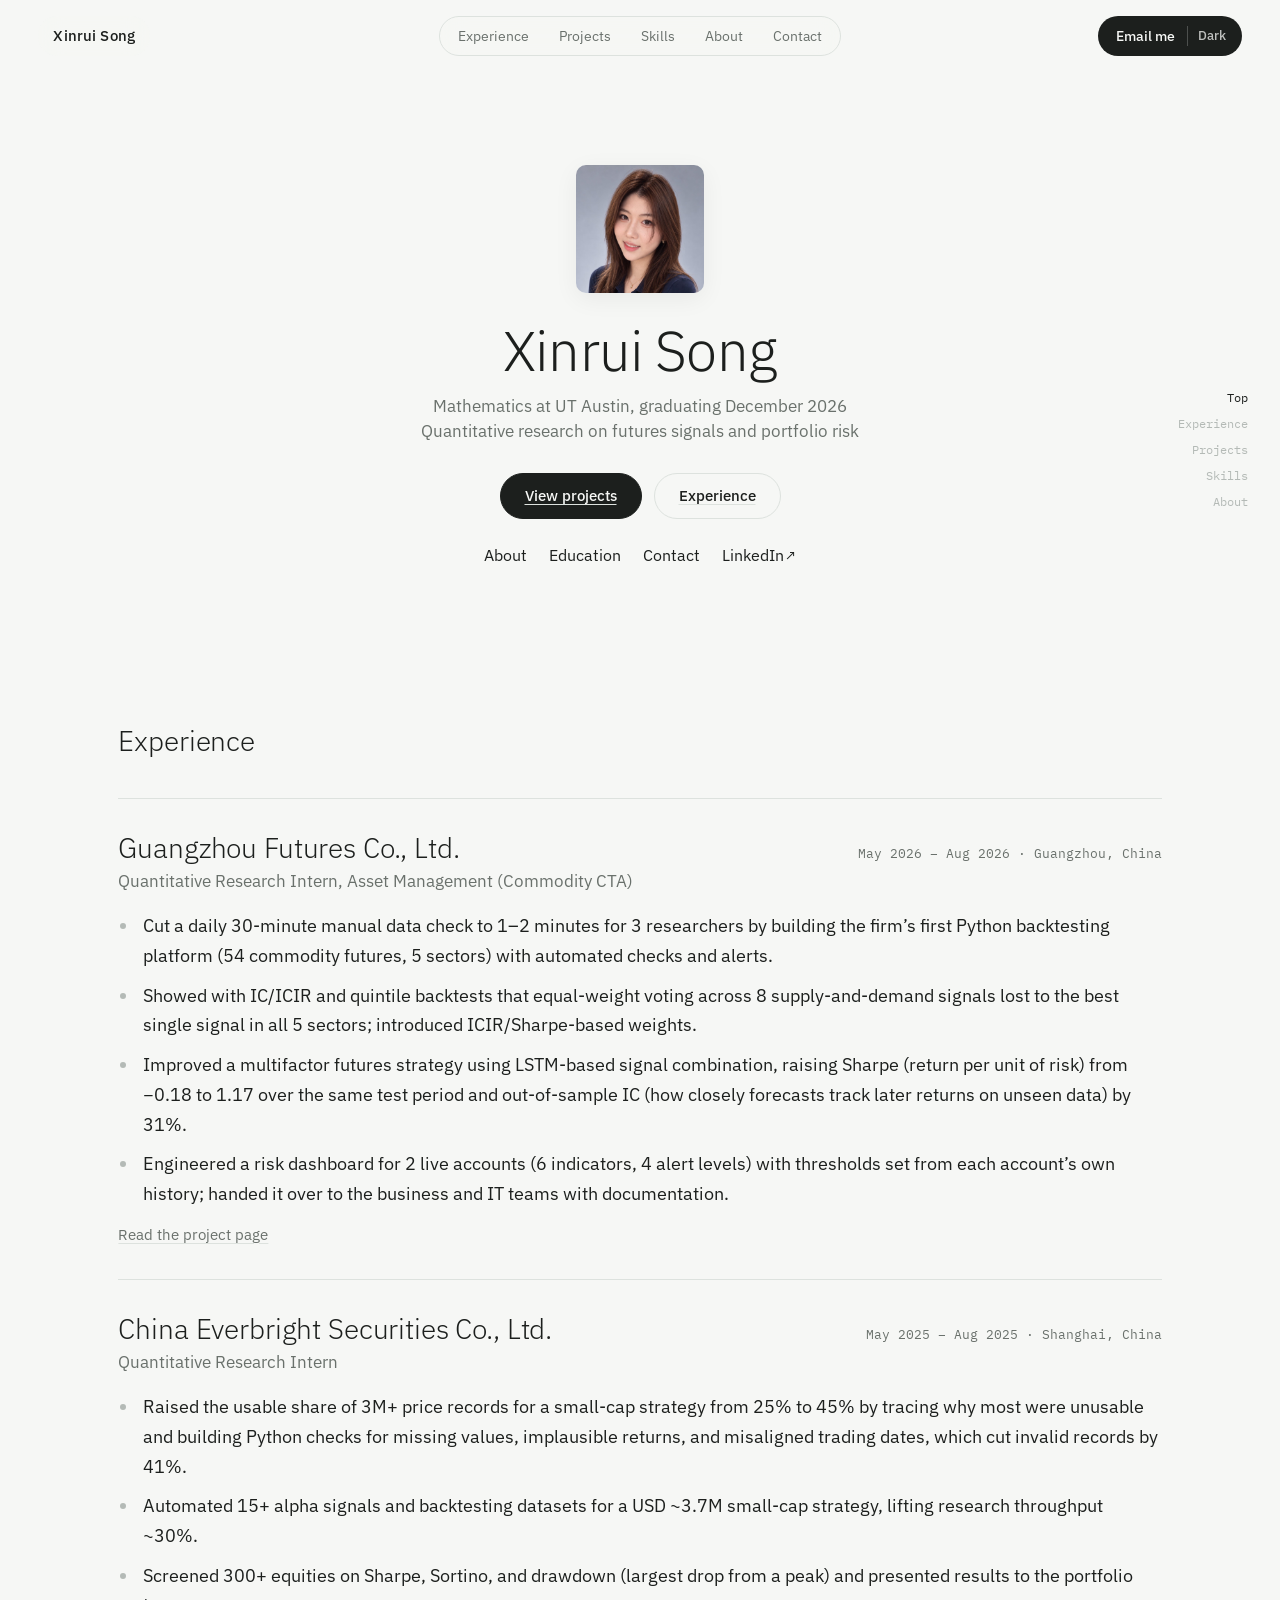
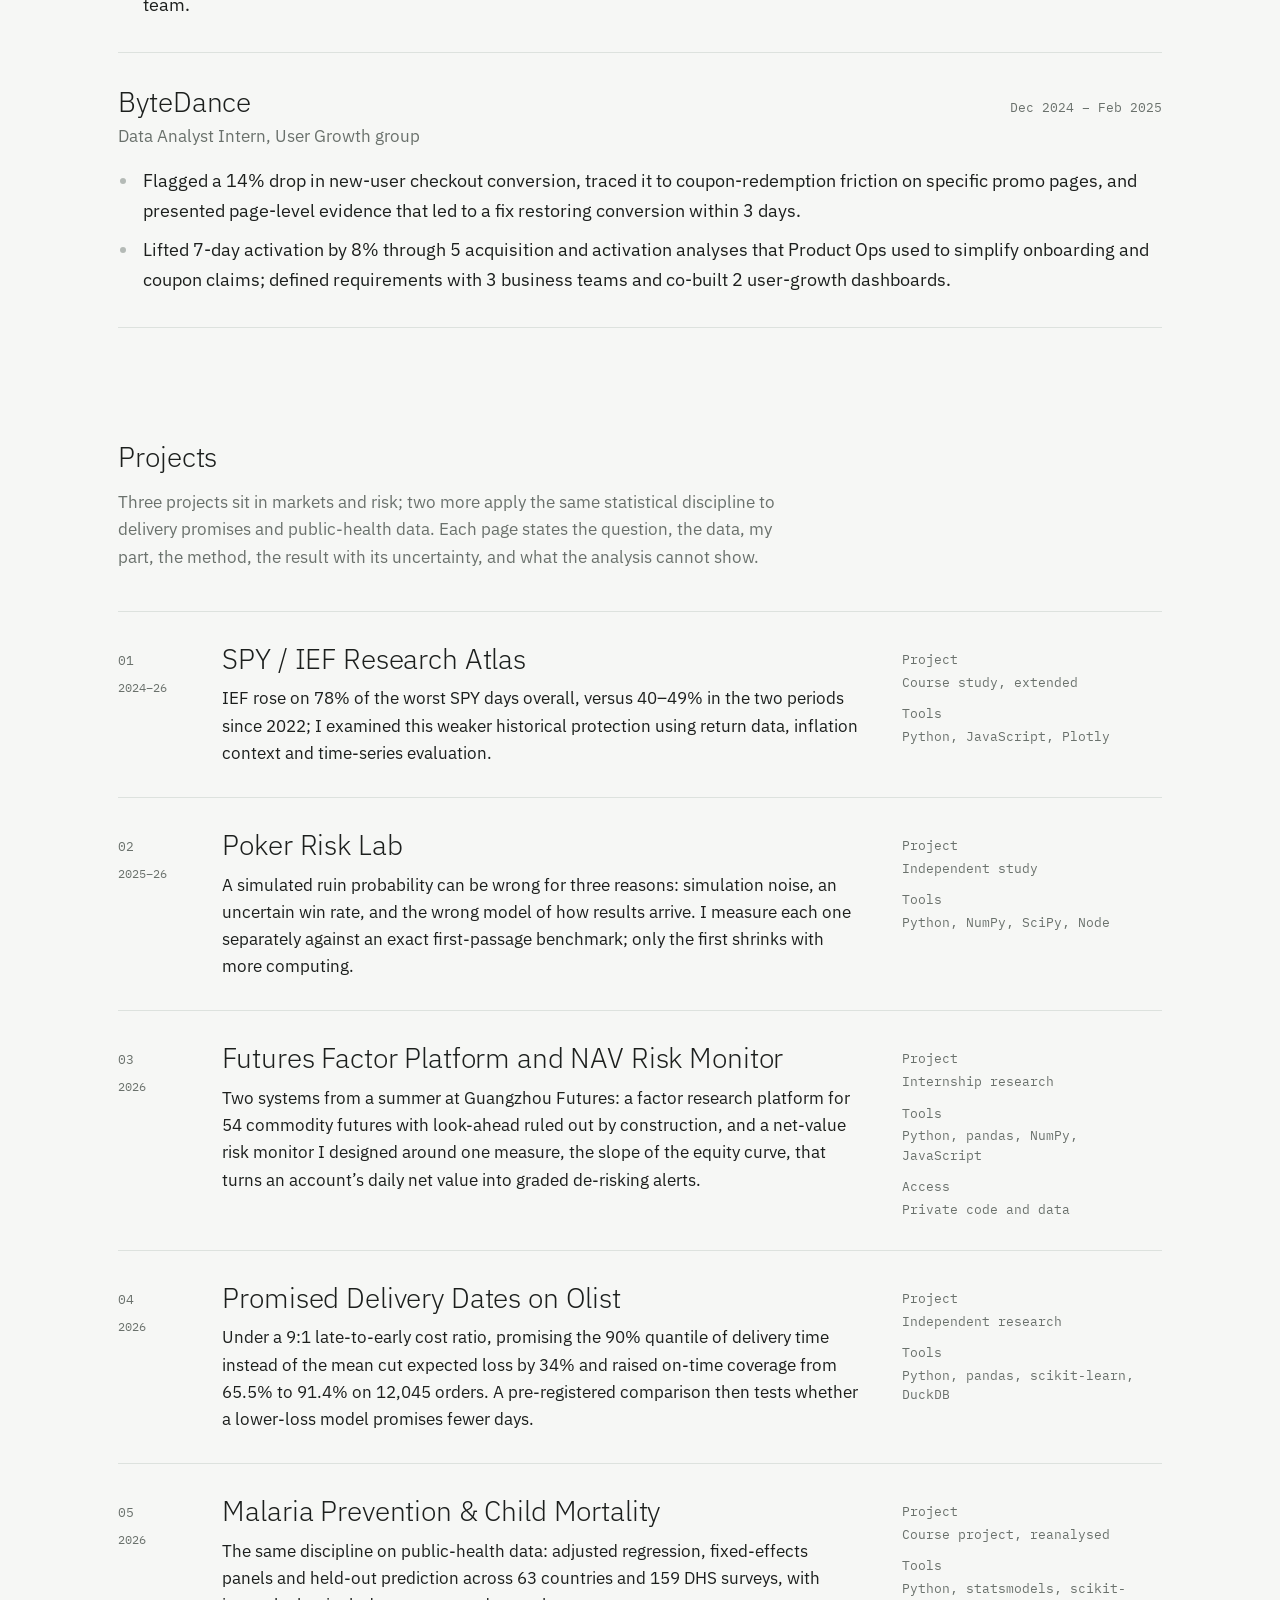
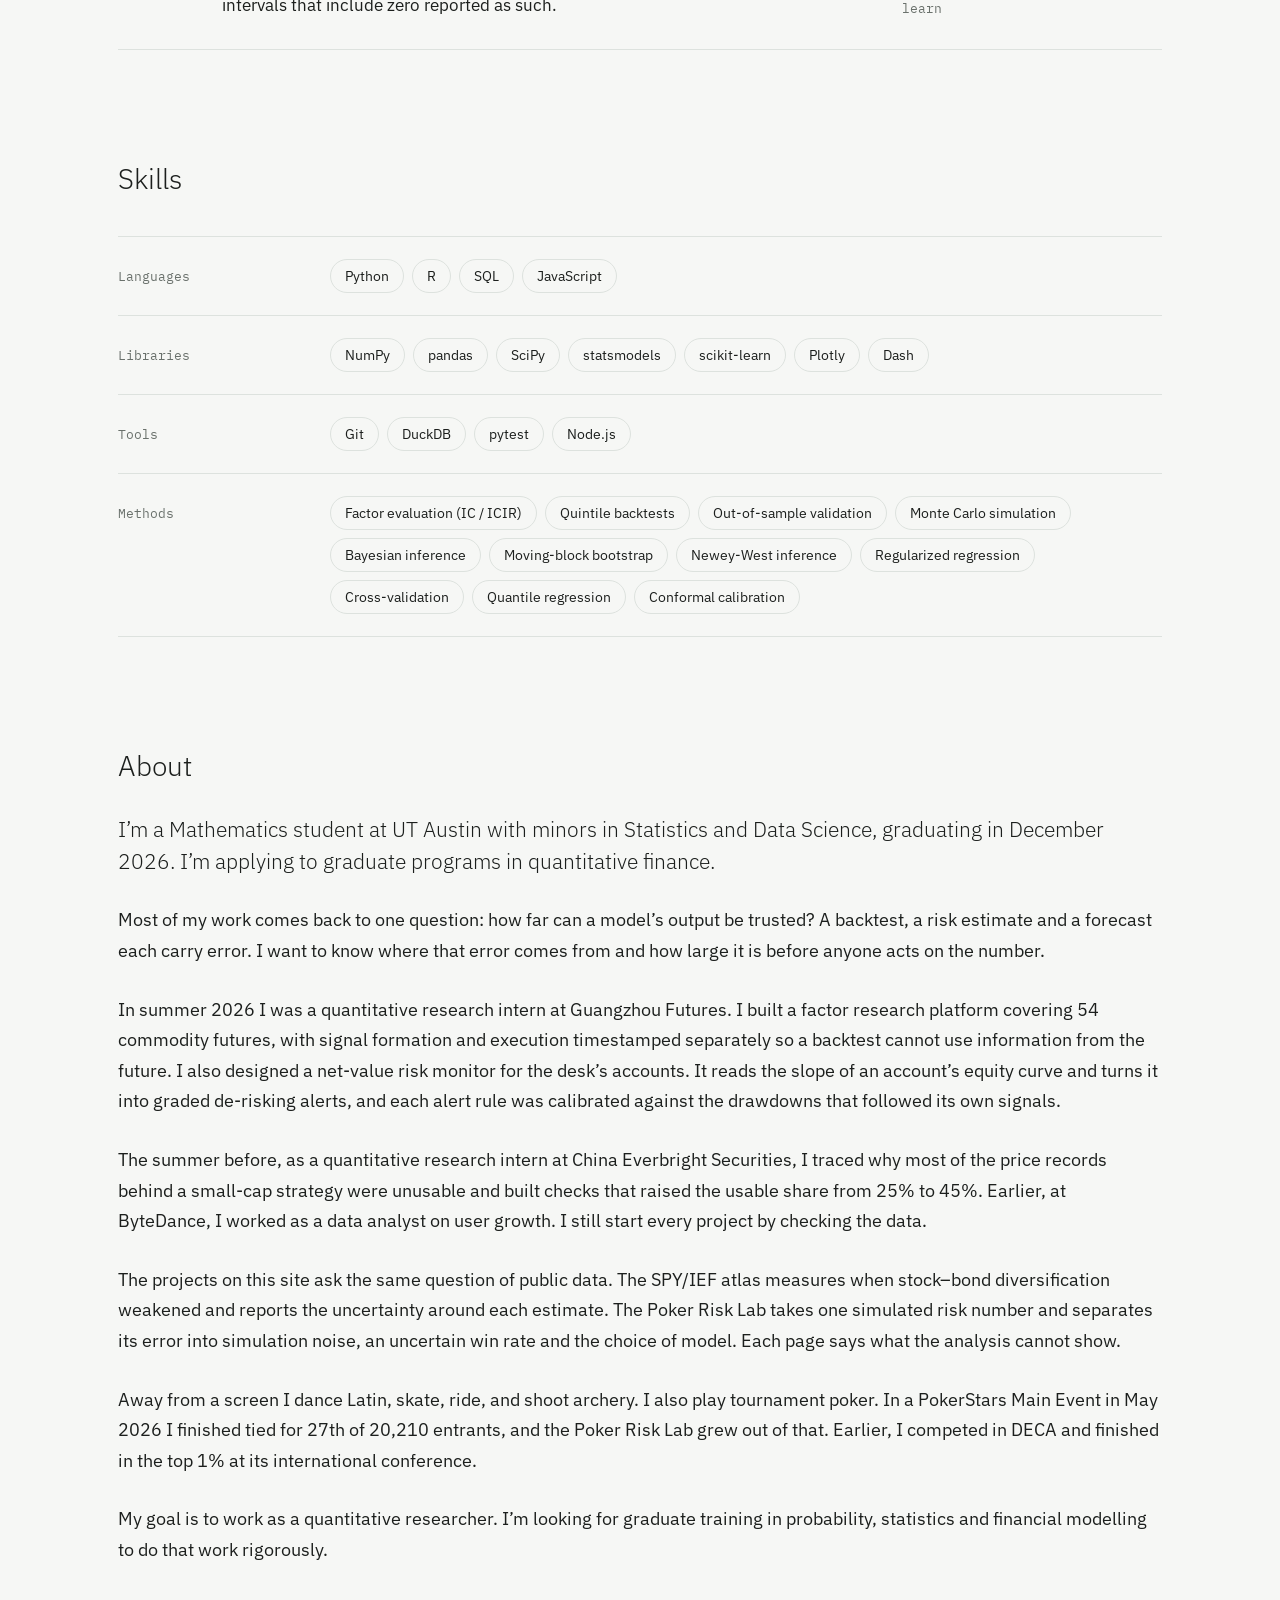
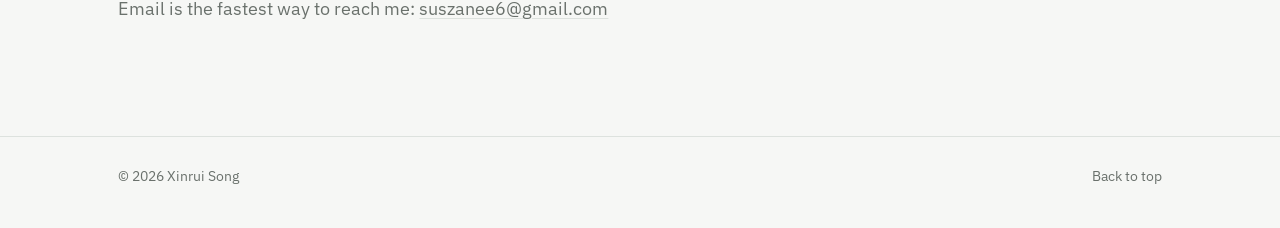
<file: index.html>
<!DOCTYPE html>
<html lang="en" data-theme="light">
<head>
<meta charset="utf-8">
<meta name="viewport" content="width=device-width, initial-scale=1">
<title>Xinrui Song</title>
<meta name="description" content="Xinrui Song, mathematics student at UT Austin. Projects in financial mathematics, stochastic modelling and risk, written up with methods, results and limitations.">
<meta property="og:title" content="Xinrui Song">
<meta property="og:description" content="Mathematics at UT Austin. Projects in financial mathematics, stochastic modelling and risk.">
<meta property="og:type" content="website">
<!-- og:image is absolute so share previews work; change it if the site moves -->
<meta property="og:image" content="https://suzanneisgenius.github.io/Xinrui-Portfolio/images/og.png">
<meta property="og:image:width" content="1200">
<meta property="og:image:height" content="630">
<link rel="icon" href="images/favicon-32.png" sizes="32x32" type="image/png">
<link rel="apple-touch-icon" href="images/apple-touch-icon.png">
<script>
  try { var t = localStorage.getItem('xs-theme'); if (t === 'dark' || t === 'light') document.documentElement.dataset.theme = t; } catch (e) {}
</script>
<link rel="preconnect" href="https://fonts.googleapis.com">
<link rel="preconnect" href="https://fonts.gstatic.com" crossorigin>
<link href="https://fonts.googleapis.com/css2?family=IBM+Plex+Mono:wght@400&family=IBM+Plex+Sans:wght@300;400;500&display=swap" rel="stylesheet">
<link rel="stylesheet" href="assets/site.css">
</head>
<body>

<header class="site-header">
  <div class="bar">
    <a class="brand" href="#top">Xinrui Song</a>
    <nav class="pill" aria-label="Site">
      <a id="nav-experience" href="#experience">Experience</a>
      <a id="nav-projects" href="#projects">Projects</a>
      <a id="nav-skills" href="#skills">Skills</a>
      <a id="nav-about" href="#about">About</a>
      <a id="nav-contact" href="#t/contact">Contact</a>
    </nav>
    <span class="cta"><a href="mailto:suszanee6@gmail.com">Email me</a><button id="theme-toggle" class="theme" type="button" aria-label="Switch color theme">Dark</button></span>
  </div>
</header>

<nav class="ghost" id="ghost" aria-label="Sections">
  <a href="#top" data-for="top">Top</a>
  <a href="#experience" data-for="experience">Experience</a>
  <a href="#projects" data-for="projects">Projects</a>
  <a href="#skills" data-for="skills">Skills</a>
  <a href="#about" data-for="about">About</a>
</nav>

<main id="top">

<div id="view-home">

  <section class="hero" aria-labelledby="name">
    <div class="hero-card">
      <img class="avatar" src="images/portrait.jpg" alt="" width="128" height="128" onerror="this.remove()">
      <h1 id="name" class="t1">Xinrui Song</h1>
      <p class="tag">Mathematics at UT Austin, graduating December 2026<br>Quantitative research on futures signals and portfolio risk</p>
      <p class="actions"><a class="btn primary" href="#projects">View projects</a><a class="btn" href="#experience">Experience</a></p>
      <nav class="tabs" aria-label="Quick links">
        <a href="#t/about" data-tab="about">About</a>
        <a href="#t/education" data-tab="education">Education</a>
        <a href="#t/contact" data-tab="contact">Contact</a>
        <a href="https://www.linkedin.com/in/xinrui-song-bba659338/" class="ext" target="_blank" rel="noopener">LinkedIn</a>
      </nav>
      <pre class="terminal" id="terminal" aria-live="polite" hidden></pre>

      <template id="tab-about"><span class="prompt">&gt; open about</span>

I’m a Mathematics student at UT Austin, graduating in December 2026. I plan to pursue graduate studies in quantitative finance and related fields.

I’m drawn to quantitative research, especially trading strategies, portfolio risk, and model validation. Most of my work comes back to one question: how far can a model’s output be trusted?

My goal is to become a quantitative researcher, turning rigorous analysis into informed investment decisions.</template>

      <template id="tab-education"><span class="prompt">&gt; open education</span>

- B.S. Mathematics, The University of Texas at Austin, December 2026
- Minors: Statistics; Data Science
- Certificate: Programming and Computing
- Mathematics: Probability I, Introduction to Stochastic Processes (highest overall grade in class, spring 2025), Linear Algebra and Matrix Theory, Differential Equations with Linear Algebra, Applied Statistics; in progress: Real Analysis, Multivariable Calculus, Elements of Statistics
- Computing: Machine Learning, Elements of Software Design, Elements of Data Science, Elements of Databases (in progress)
- Methods: factor evaluation (IC/ICIR, quintile backtests, attribution), rolling out-of-sample validation with look-ahead controls, Monte Carlo and absorbing-boundary simulation, Bayesian uncertainty propagation, moving-block bootstrap, Newey-West inference, regularized regression, nested and grouped cross-validation
- Tools: Python (NumPy, pandas, SciPy, statsmodels, scikit-learn), R, SQL, JavaScript, Plotly, Dash, Git</template>

      <template id="tab-contact"><span class="prompt">&gt; open contact</span>

- Email     <a href="mailto:suszanee6@gmail.com">suszanee6@gmail.com</a>
- LinkedIn  <a href="https://www.linkedin.com/in/xinrui-song-bba659338/" target="_blank" rel="noopener">linkedin.com/in/xinrui-song-bba659338</a>
- Location  Austin, Texas</template>
    </div>
  </section>

  <section id="experience" aria-labelledby="experience-h">
    <div class="wrap">
      <h2 id="experience-h" class="t2">Experience</h2>
      <div class="jobs">
        <article class="job">
          <header>
            <h3 class="t2">Guangzhou Futures Co., Ltd.</h3>
            <p class="role">Quantitative Research Intern, Asset Management (Commodity CTA)</p>
            <p class="when mono">May 2026 – Aug 2026 · Guangzhou, China</p>
          </header>
          <ul>
            <li>Cut a daily 30-minute manual data check to 1–2 minutes for 3 researchers by building the firm’s first Python backtesting platform (54 commodity futures, 5 sectors) with automated checks and alerts.</li>
            <li>Showed with IC/ICIR and quintile backtests that equal-weight voting across 8 supply-and-demand signals lost to the best single signal in all 5 sectors; introduced ICIR/Sharpe-based weights.</li>
            <li>Improved a multifactor futures strategy using LSTM-based signal combination, raising Sharpe (return per unit of risk) from −0.18 to 1.17 over the same test period and out-of-sample IC (how closely forecasts track later returns on unseen data) by 31%.</li>
            <li>Engineered a risk dashboard for 2 live accounts (6 indicators, 4 alert levels) with thresholds set from each account’s own history; handed it over to the business and IT teams with documentation.</li>
          </ul>
          <p class="more"><a href="#/quant-platform">Read the project page</a></p>
        </article>
        <article class="job">
          <header>
            <h3 class="t2">China Everbright Securities Co., Ltd.</h3>
            <p class="role">Quantitative Research Intern</p>
            <p class="when mono">May 2025 – Aug 2025 · Shanghai, China</p>
          </header>
          <ul>
            <li>Raised the usable share of 3M+ price records for a small-cap strategy from 25% to 45% by tracing why most were unusable and building Python checks for missing values, implausible returns, and misaligned trading dates, which cut invalid records by 41%.</li>
            <li>Automated 15+ alpha signals and backtesting datasets for a USD ~3.7M small-cap strategy, lifting research throughput ~30%.</li>
            <li>Screened 300+ equities on Sharpe, Sortino, and drawdown (largest drop from a peak) and presented results to the portfolio team.</li>
          </ul>
        </article>
        <article class="job">
          <header>
            <h3 class="t2">ByteDance</h3>
            <p class="role">Data Analyst Intern, User Growth group</p>
            <p class="when mono">Dec 2024 – Feb 2025</p>
          </header>
          <ul>
            <li>Flagged a 14% drop in new-user checkout conversion, traced it to coupon-redemption friction on specific promo pages, and presented page-level evidence that led to a fix restoring conversion within 3 days.</li>
            <li>Lifted 7-day activation by 8% through 5 acquisition and activation analyses that Product Ops used to simplify onboarding and coupon claims; defined requirements with 3 business teams and co-built 2 user-growth dashboards.</li>
          </ul>
        </article>
      </div>
    </div>
  </section>

  <section id="projects" aria-labelledby="projects-h">
    <div class="wrap">
      <div class="section-head"><h2 id="projects-h" class="t2">Projects</h2></div>
      <p class="muted" style="margin-top:16px;max-width:39em">Three projects sit in markets and risk; two more apply the same statistical discipline to delivery promises and public-health data. Each page states the question, the data, my part, the method, the result with its uncertainty, and what the analysis cannot show.</p>
      <div id="project-list" class="project-list"></div>
    </div>
  </section>

  <section id="skills" aria-labelledby="skills-h">
    <div class="wrap">
      <h2 id="skills-h" class="t2">Skills</h2>
      <dl class="skills">
        <div><dt>Languages</dt><dd><span>Python</span><span>R</span><span>SQL</span><span>JavaScript</span></dd></div>
        <div><dt>Libraries</dt><dd><span>NumPy</span><span>pandas</span><span>SciPy</span><span>statsmodels</span><span>scikit-learn</span><span>Plotly</span><span>Dash</span></dd></div>
        <div><dt>Tools</dt><dd><span>Git</span><span>DuckDB</span><span>pytest</span><span>Node.js</span></dd></div>
        <div><dt>Methods</dt><dd><span>Factor evaluation (IC / ICIR)</span><span>Quintile backtests</span><span>Out-of-sample validation</span><span>Monte Carlo simulation</span><span>Bayesian inference</span><span>Moving-block bootstrap</span><span>Newey-West inference</span><span>Regularized regression</span><span>Cross-validation</span><span>Quantile regression</span><span>Conformal calibration</span></dd></div>
      </dl>
    </div>
  </section>

  <section id="about" class="about" aria-labelledby="about-h">
    <div class="wrap">
      <h2 id="about-h" class="t2">About</h2>
      <div class="grid">
        <div class="stack">
          <p class="lede">I’m a Mathematics student at UT Austin with minors in Statistics and Data Science, graduating in December 2026. I’m applying to graduate programs in quantitative finance.</p>
          <p>Most of my work comes back to one question: how far can a model’s output be trusted? A backtest, a risk estimate and a forecast each carry error. I want to know where that error comes from and how large it is before anyone acts on the number.</p>
          <p>In summer 2026 I was a quantitative research intern at Guangzhou Futures. I built a factor research platform covering 54 commodity futures, with signal formation and execution timestamped separately so a backtest cannot use information from the future. I also designed a net-value risk monitor for the desk’s accounts. It reads the slope of an account’s equity curve and turns it into graded de-risking alerts, and each alert rule was calibrated against the drawdowns that followed its own signals.</p>
          <p>The summer before, as a quantitative research intern at China Everbright Securities, I traced why most of the price records behind a small-cap strategy were unusable and built checks that raised the usable share from 25% to 45%. Earlier, at ByteDance, I worked as a data analyst on user growth. I still start every project by checking the data.</p>
          <p>The projects on this site ask the same question of public data. The SPY/IEF atlas measures when stock–bond diversification weakened and reports the uncertainty around each estimate. The Poker Risk Lab takes one simulated risk number and separates its error into simulation noise, an uncertain win rate and the choice of model. Each page says what the analysis cannot show.</p>
          <p>Away from a screen I dance Latin, skate, ride, and shoot archery. I also play tournament poker. In a PokerStars Main Event in May 2026 I finished tied for 27th of 20,210 entrants, and the Poker Risk Lab grew out of that. Earlier, I competed in DECA and finished in the top 1% at its international conference.</p>
          <p>My goal is to work as a quantitative researcher. I’m looking for graduate training in probability, statistics and financial modelling to do that work rigorously.</p>
          <p class="muted">Email is the fastest way to reach me: <a href="mailto:suszanee6@gmail.com">suszanee6@gmail.com</a></p>
        </div>
      </div>
    </div>
  </section>


</div>

<div id="view-detail" hidden>
  <div id="detail-root"></div>
</div>

</main>

<footer class="site-footer">
  <div class="wrap">
    <span>© 2026 Xinrui Song</span>
    <span><a href="#top">Back to top</a></span>
  </div>
</footer>

<script src="assets/details.js"></script>
<script src="assets/spy-figure.js" defer></script>
<script src="assets/site.js" defer></script>
</body>
</html>
</file>
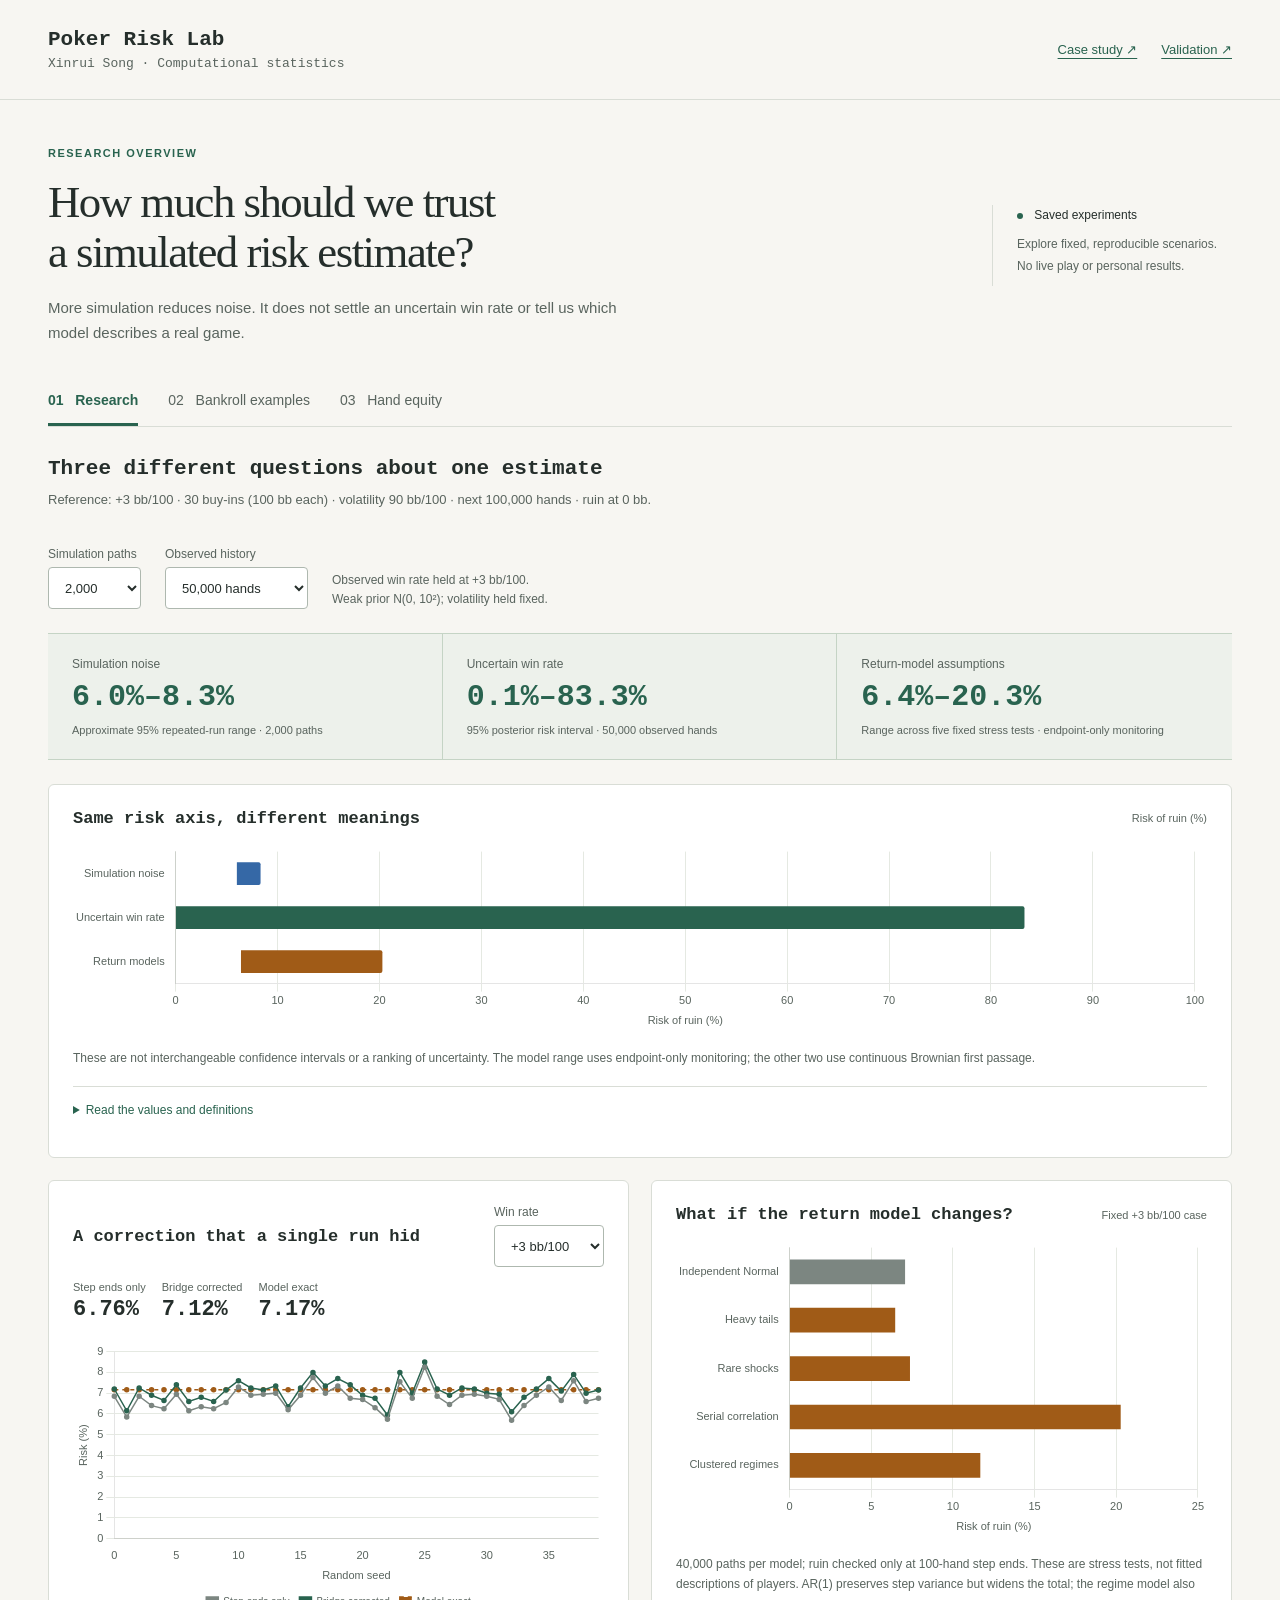
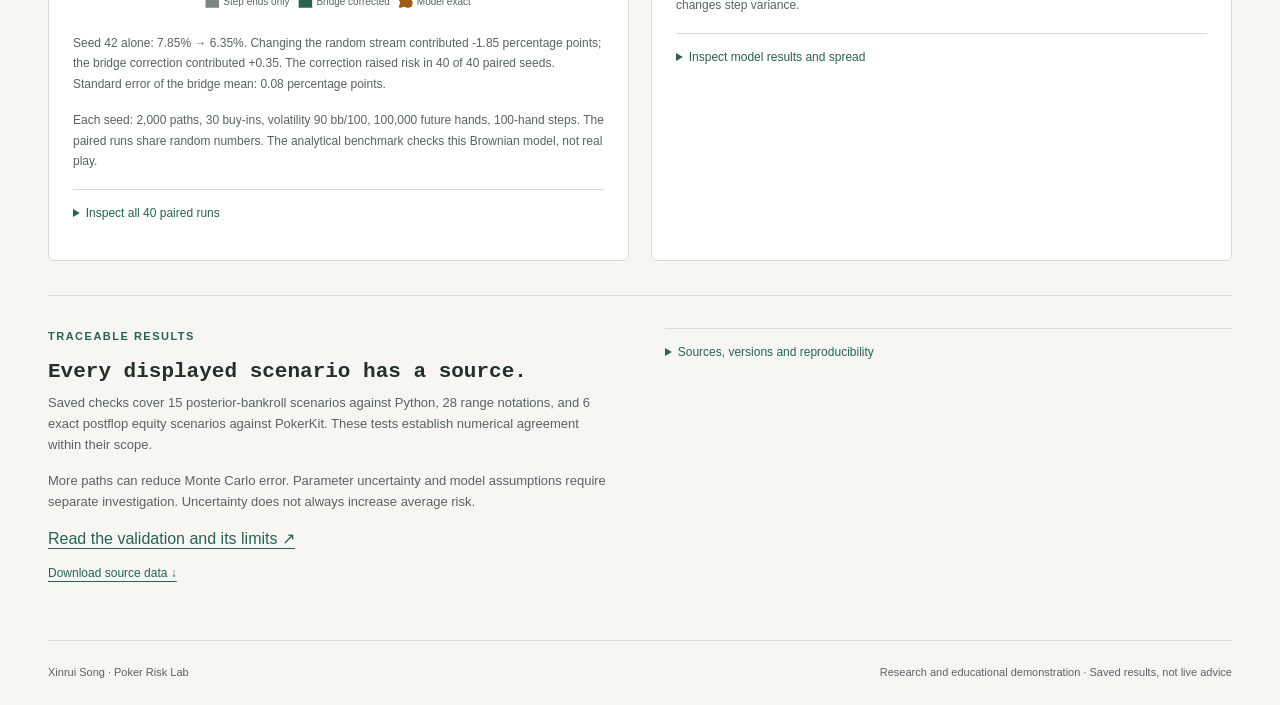
<file: projects/poker-risk-lab/index.html>
<!doctype html><html lang="en"><meta charset="utf-8"><meta name="viewport" content="width=device-width,initial-scale=1"><meta http-equiv="refresh" content="0;url=dashboard/"><title>Poker Risk Lab</title><a href="dashboard/">Open the research dashboard</a></html>
</file>
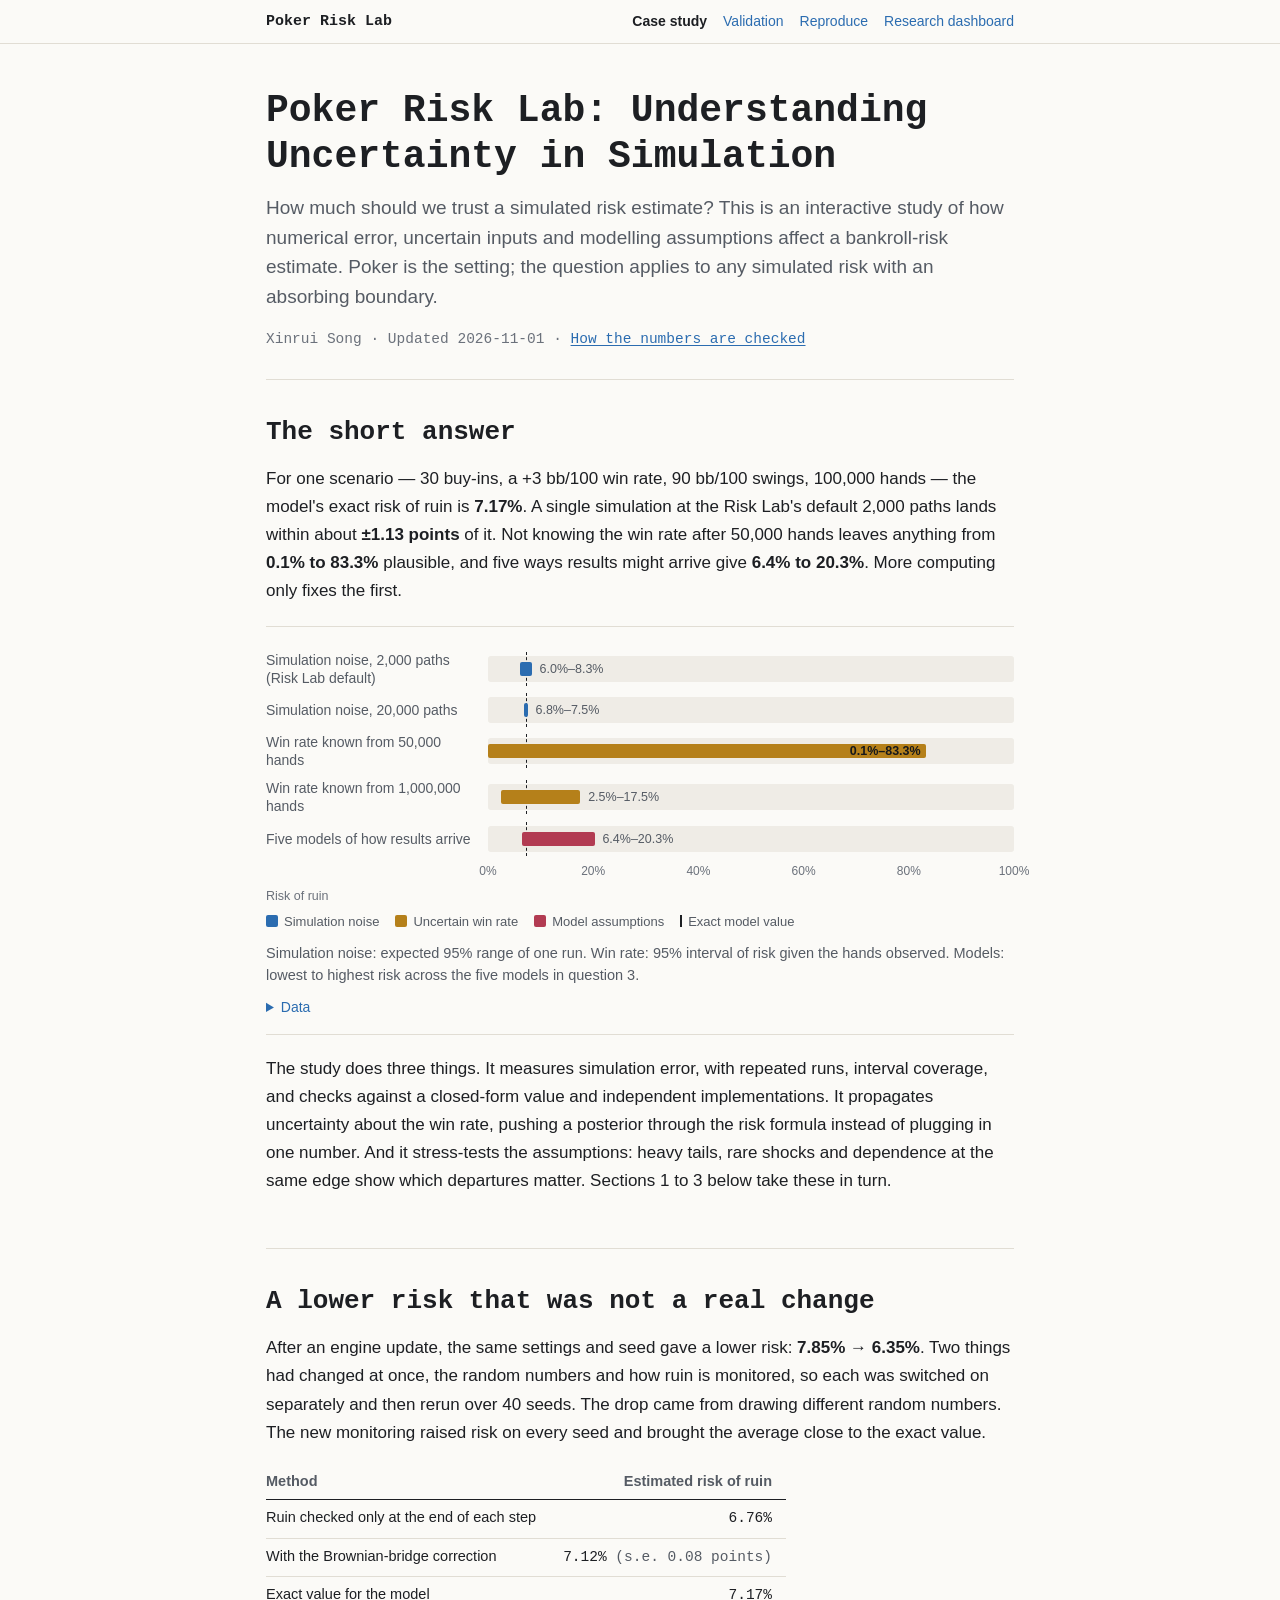
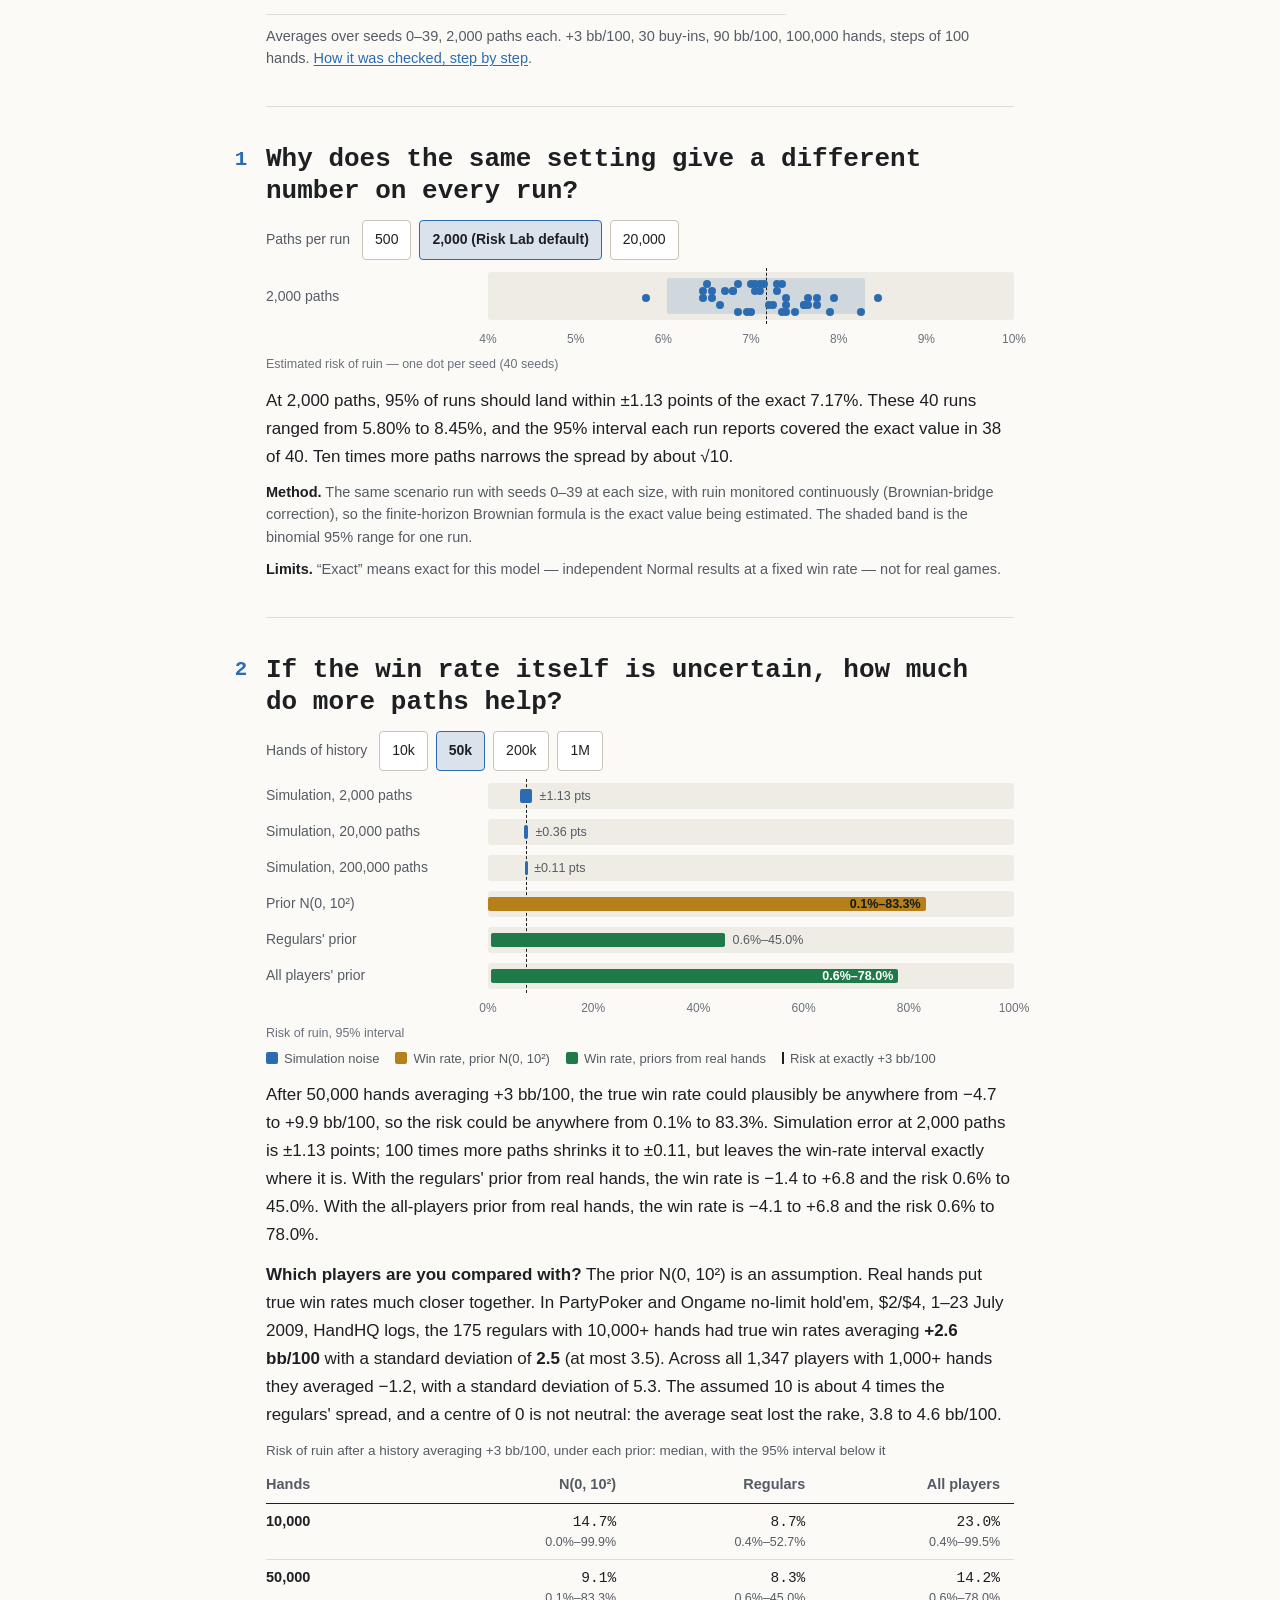
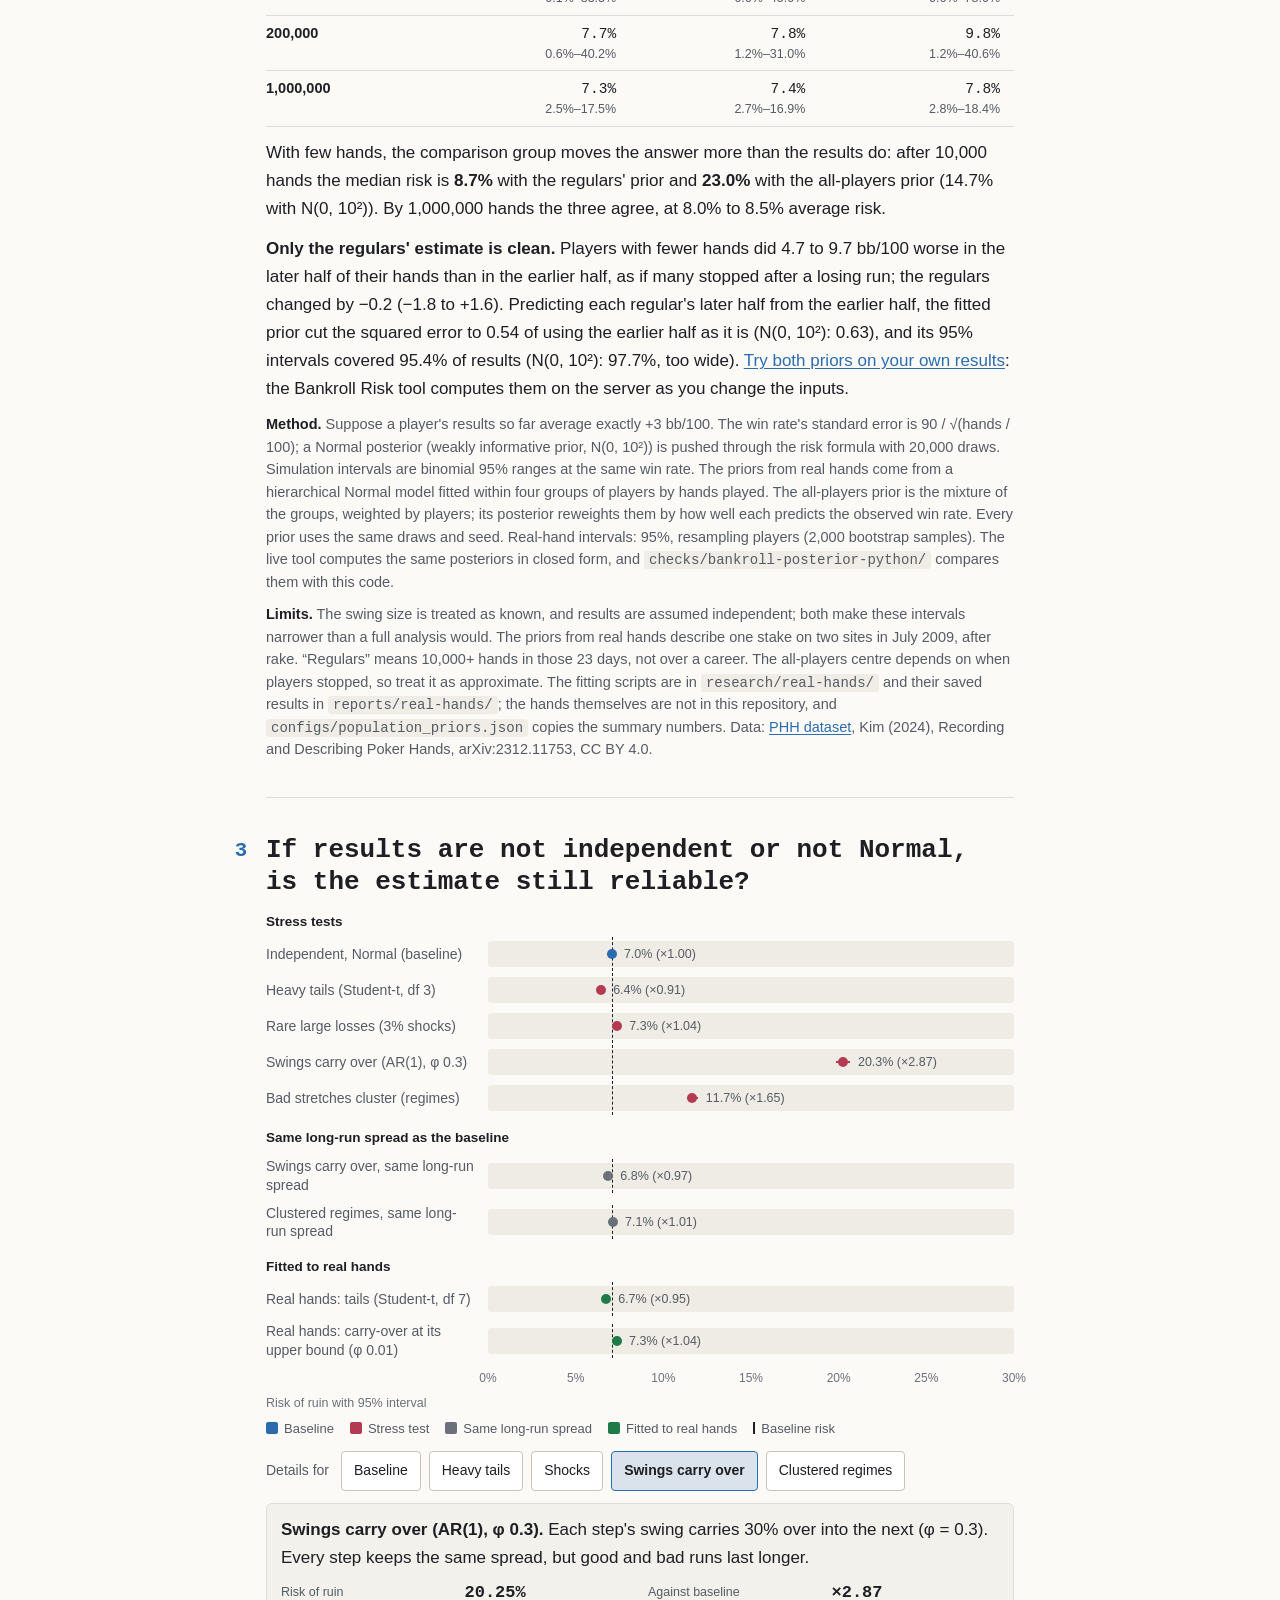
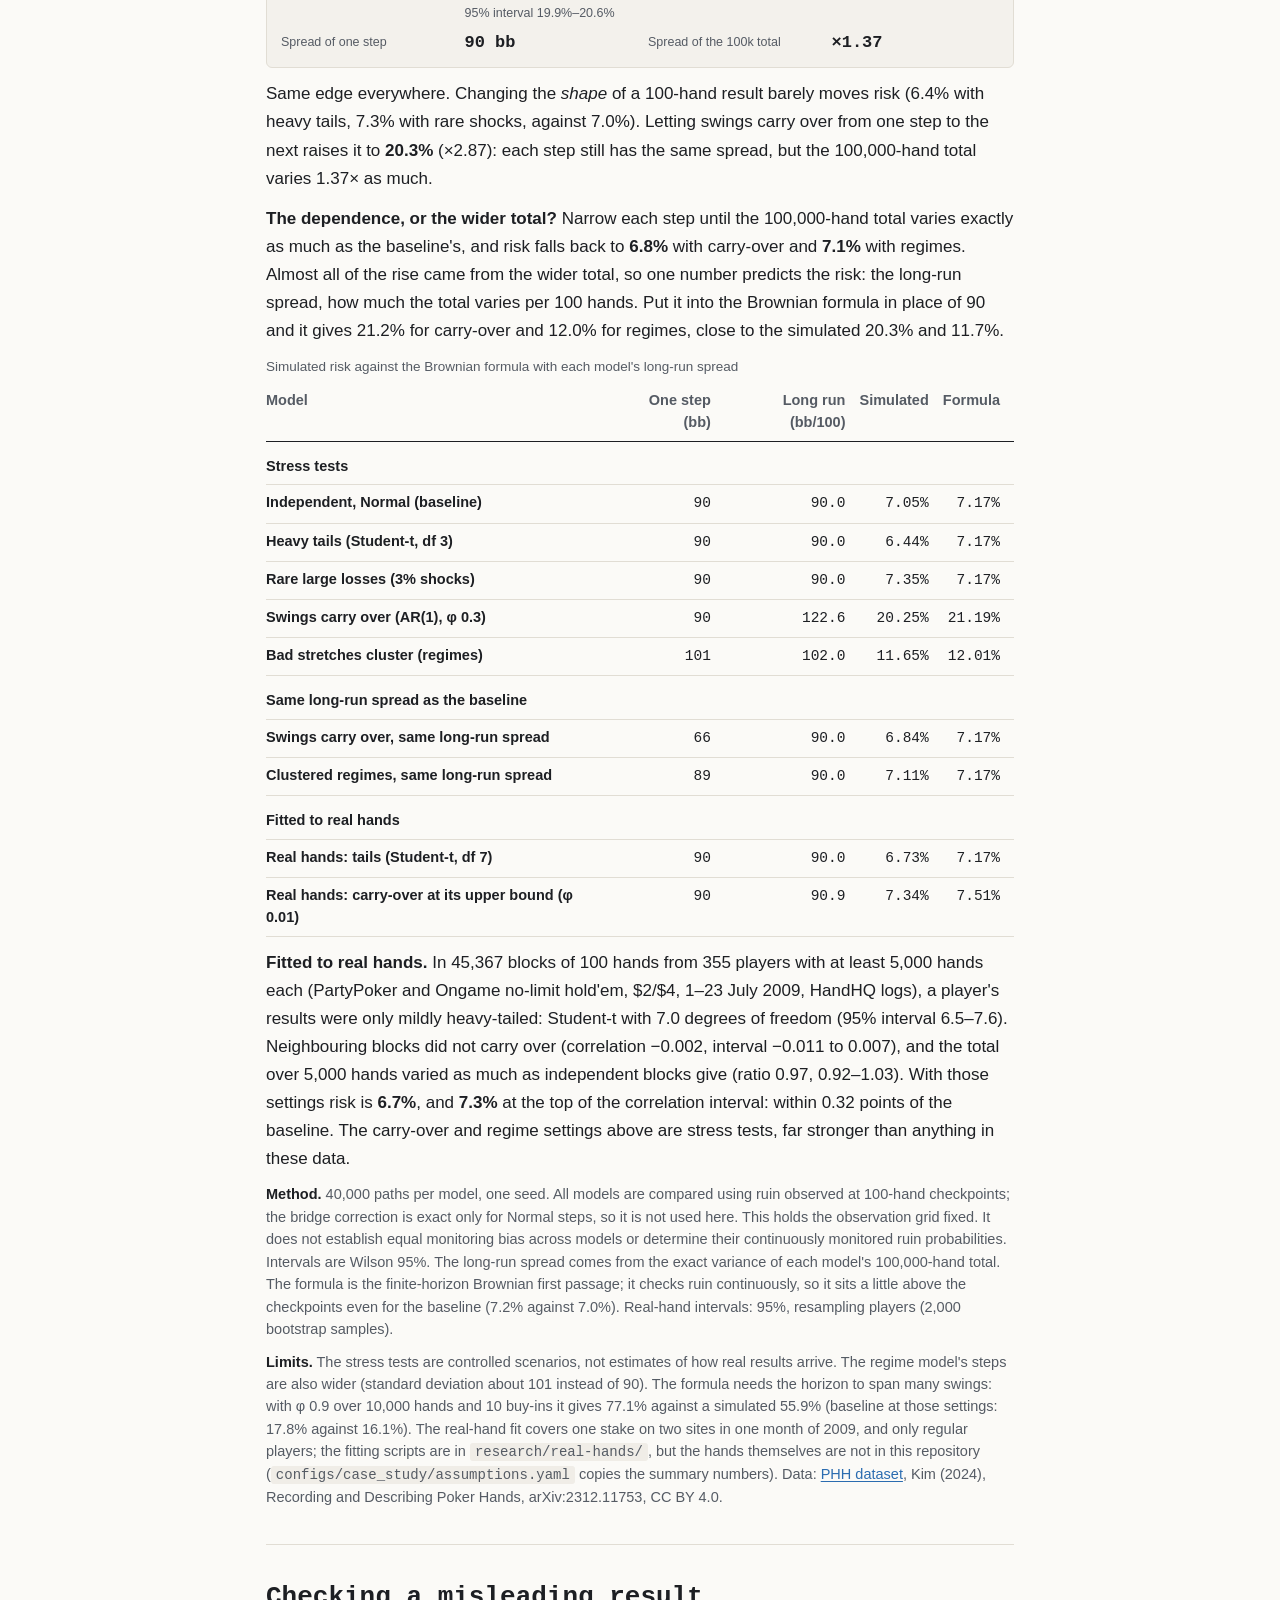
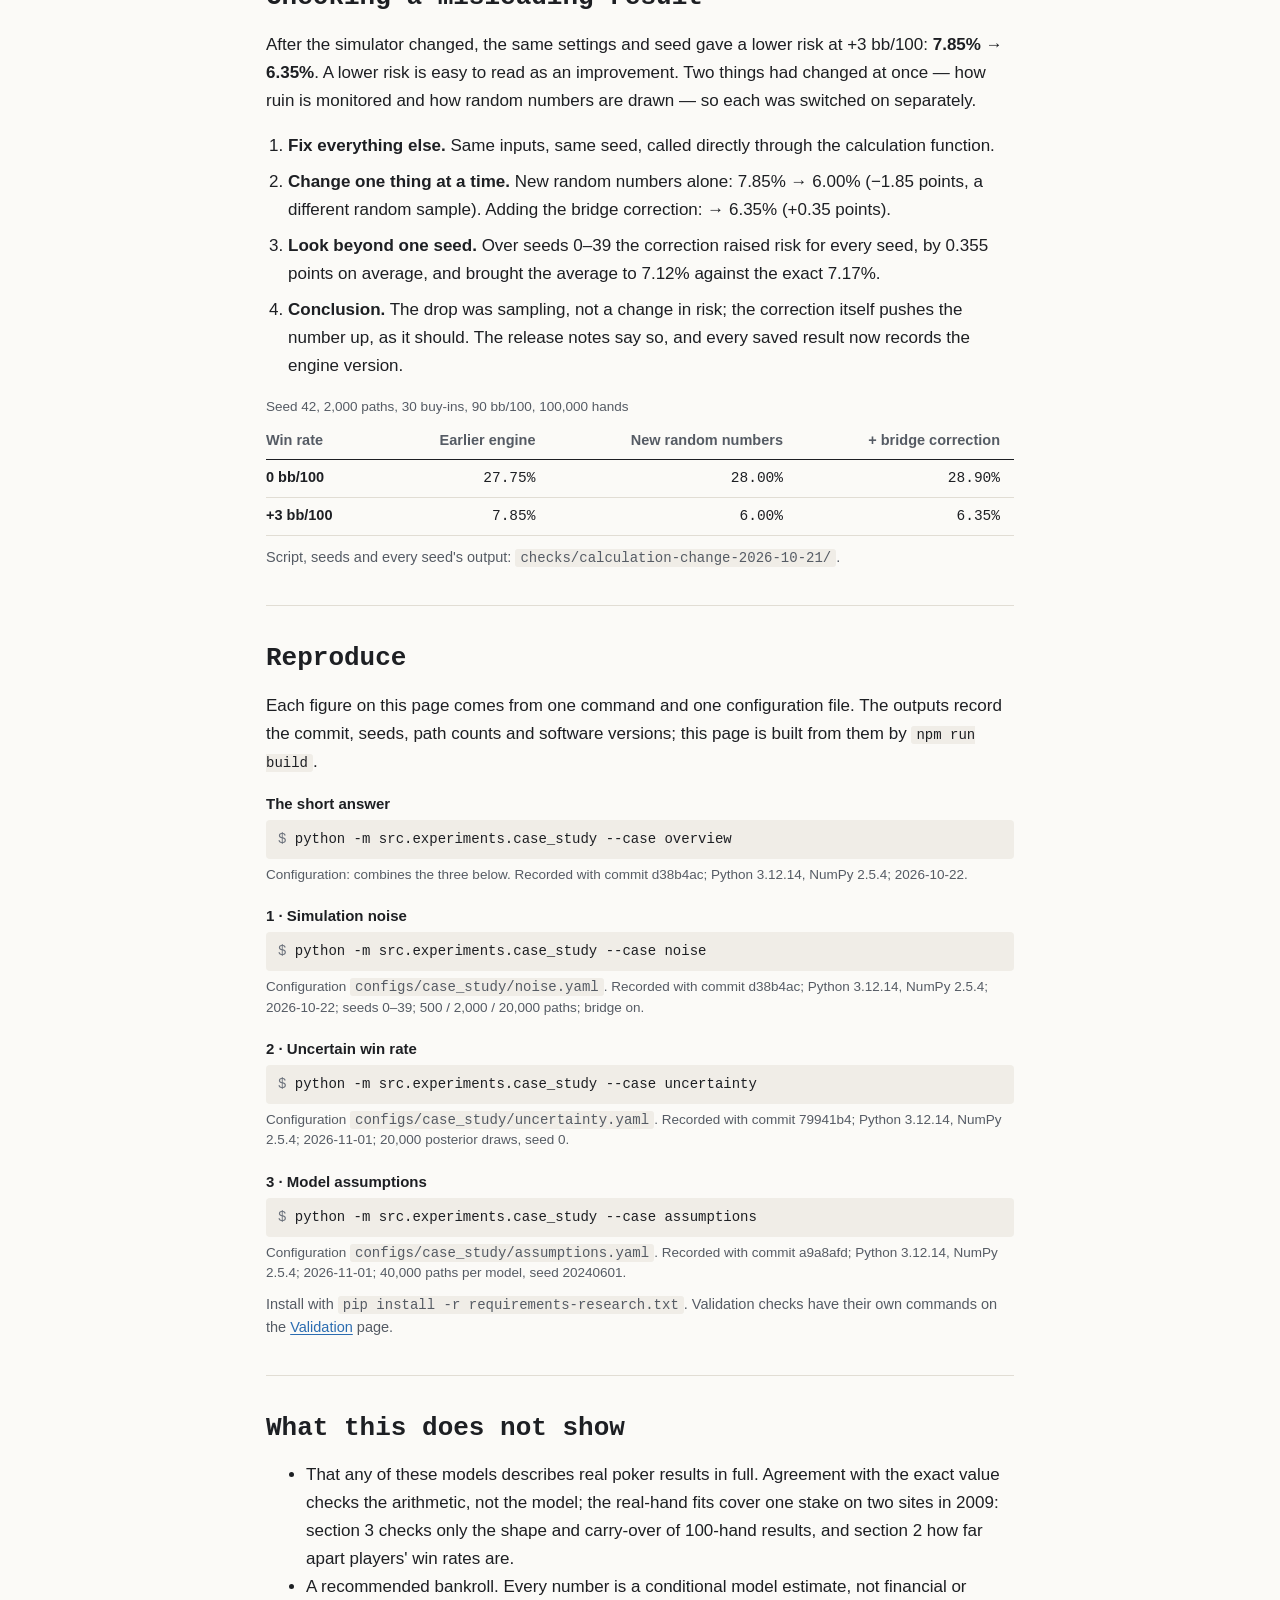
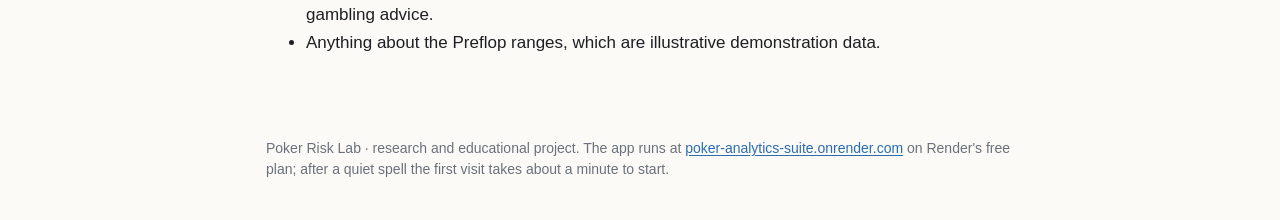
<file: projects/poker-risk-lab/case-study/index.html>
<!doctype html>
<html lang="en">
<head>
<meta charset="utf-8">
<meta name="viewport" content="width=device-width,initial-scale=1">
<title>Poker Risk Lab — Case Study</title>
<meta name="description" content="How numerical error, uncertain inputs and modelling assumptions affect a simulated bankroll-risk estimate.">
<style>
:root{
  color-scheme:light dark;
  --bg:#fbfaf7;--surface:#fff;--surface2:#f3f1ec;--line:#e1ddd4;--control:#c9c3b8;--track:#efece6;
  --text:#1d1f23;--muted:#555b64;--dim:#6b717b;
  --accent:#2b6cb0;--warn:#b5801a;--ruin:#b23b52;--pos:#1f7a4a;
  --band:rgba(43,108,176,.16);--code:#f0ede7;--on-bar:#16181b;--on-pos:#fff;
  --sans:Arial,"Helvetica Neue",Helvetica,sans-serif;
  --mono:"Courier New",Courier,monospace;
  --radius:6px;
}
@media (prefers-color-scheme:dark){:root{
  --bg:#1a1a1c;--surface:#222225;--surface2:#29292d;--line:#38383d;--control:#55555c;--track:#2a2a2e;
  --text:#e9e7e2;--muted:#aaa79f;--dim:#8f8c85;
  --accent:#4a8fd8;--warn:#bf8a28;--ruin:#de5f74;--pos:#5cb784;
  --band:rgba(74,143,216,.2);--code:#2a2a2e;--on-pos:#16181b;
}}
*{box-sizing:border-box}
html{-webkit-text-size-adjust:100%}
body{margin:0;background:var(--bg);color:var(--text);font:17px/1.65 var(--sans)}
a{color:var(--accent);text-underline-offset:2px}
a:focus-visible,button:focus-visible,summary:focus-visible{outline:2px solid var(--accent);outline-offset:2px}
.wrap{max-width:780px;margin:0 auto;padding:0 16px}
.top{border-bottom:1px solid var(--line);background:var(--bg);position:sticky;top:0;z-index:5;font-family:var(--sans)}
.top .wrap{display:flex;flex-wrap:wrap;gap:6px 18px;align-items:center;justify-content:space-between;padding-top:10px;padding-bottom:10px}
.top strong{font:700 15px/1.4 var(--mono)}
.top nav{display:flex;flex-wrap:wrap;gap:4px 16px;font-size:14px}
.top nav a{text-decoration:none}
.top nav a:hover{text-decoration:underline}
.top nav a[aria-current="page"]{color:var(--text);font-weight:650}
h1,h2,h3{font-family:var(--mono);font-weight:700}
h1{font-size:clamp(28px,4.4vw,38px);line-height:1.2;margin:0 0 14px}
h2{font-size:26px;line-height:1.25;margin:0 0 12px}
h3{font-size:20px;line-height:1.3;margin:0 0 8px}
section{padding:36px 0;border-bottom:1px solid var(--line)}
section:last-of-type{border-bottom:0}
/* Article header: title, standfirst, byline */
.article-head{padding:44px 0 28px;border-bottom:1px solid var(--line)}
.lede{font-size:19px;line-height:1.55;color:var(--muted);margin:0 0 18px}
.byline{margin:0;font:14.5px/1.5 var(--mono);color:var(--dim)}
/* Numbered chapters; the number hangs in the margin on wide screens */
.chapter{position:relative}
.chapter-n{font:600 .8em/1 var(--mono);color:var(--accent);margin-right:.2em}
@media(min-width:900px){.chapter-n{position:absolute;right:100%;top:.32em;margin-right:.9em}}
.muted{color:var(--muted)}
.small{font-size:14px}
.card{margin:20px 0;padding:16px 0;border-top:1px solid var(--line);border-bottom:1px solid var(--line)}
article{margin:32px 0 0}
h2+article{margin-top:16px}
.control{display:flex;flex-wrap:wrap;align-items:center;gap:8px;margin:12px 0;font-family:var(--sans)}
.control>span{font-size:14px;color:var(--muted);margin-right:4px}
.control button{font:inherit;font-size:14px;min-height:40px;padding:6px 12px;border-radius:4px;border:1px solid var(--control);background:var(--surface);color:var(--text);cursor:pointer}
.control button[aria-pressed="true"]{border-color:var(--accent);background:var(--band);font-weight:650}
.explain{margin:12px 0 0}
.method,.limits{margin:10px 0 0;font:14.5px/1.55 var(--sans);color:var(--muted)}
.method strong,.limits strong{color:var(--text)}
/* Interval and dot charts (HTML, so text stays readable at any width) */
.chart{margin:8px 0 0;font-family:var(--sans)}
.row{display:grid;grid-template-columns:minmax(0,13rem) minmax(0,1fr);gap:4px 14px;align-items:center;margin:0 0 10px}
.row-label{font-size:14px;color:var(--muted);line-height:1.3}
.row-group{margin:16px 0 8px;font-size:13.5px;font-weight:650;color:var(--text)}.row-group:first-child{margin-top:0}
.track{position:relative;height:26px;border-radius:3px;background:var(--track)}
.bar{position:absolute;top:6px;height:14px;border-radius:2px;min-width:3px}
.bar.noise{background:var(--accent)}.bar.parameter{background:var(--warn)}.bar.model{background:var(--ruin)}.bar.fitted{background:var(--pos)}
.bar.band{top:3px;height:20px;background:var(--band)}
.value{position:absolute;top:3px;font-size:12.5px;color:var(--muted);white-space:nowrap}
.value.inside{color:var(--on-bar);font-weight:650}
.value.inside.fitted{color:var(--on-pos)}
.dot{position:absolute;width:8px;height:8px;margin-left:-4px;border-radius:50%;background:var(--accent)}
.point{position:absolute;top:8px;width:10px;height:10px;margin-left:-5px;border-radius:50%}
.whisker{position:absolute;top:12px;height:2px}
.ref{position:absolute;top:-4px;bottom:-4px;width:0;border-left:1.5px dashed var(--text)}
.axis{position:relative;height:20px;margin-left:calc(min(13rem,40%) + 14px);font-size:12px;color:var(--dim)}
.axis span{position:absolute;transform:translateX(-50%)}
.axis-title{font-size:12.5px;color:var(--dim);margin:4px 0 0}
.legend{display:flex;flex-wrap:wrap;gap:4px 16px;font:13px/1.5 var(--sans);color:var(--muted);margin:6px 0 0}
.legend i{display:inline-block;width:12px;height:12px;border-radius:2px;margin-right:6px;vertical-align:-1px}
.model-card{margin:12px 0 0;padding:12px 14px;border-radius:var(--radius);background:var(--surface2);border:1px solid var(--line)}
.model-card p{margin:0 0 6px}
.model-card dl{display:grid;grid-template-columns:repeat(auto-fit,minmax(8.5rem,1fr));gap:10px 16px;margin:10px 0 0;font-family:var(--sans)}
.model-card dt{font-size:12.5px;color:var(--muted)}
.model-card dd{margin:0;font:650 17px/1.35 var(--mono)}
.model-card dd .sub{display:block;font:12.5px/1.4 var(--sans);color:var(--muted)}
/* Tables */
.table-wrap{overflow-x:auto;margin:12px 0 0}
table{border-collapse:collapse;width:100%;font:14.5px/1.5 var(--sans)}
table.short{width:auto;min-width:min(100%,520px)}
caption{text-align:left;color:var(--muted);font-size:13.5px;padding:0 0 6px}
th,td{padding:7px 14px 7px 0;text-align:left;vertical-align:top;border-bottom:1px solid var(--line)}
thead th{color:var(--muted);font-weight:600;border-bottom-color:var(--text)}
td.num,th.num{text-align:right;font-variant-numeric:tabular-nums}
td.num{font:14.5px/1.6 var(--mono)}
th.group{padding-top:14px;color:var(--text);font-weight:650;border-bottom-color:var(--line)}
table.row-labels tbody th[scope="row"]{min-width:11rem}
.cell-sub{display:block;font:12.5px/1.4 var(--sans);color:var(--muted);white-space:nowrap}
code{font:14px/1.4 var(--mono);background:var(--code);padding:1px 5px;border-radius:3px;overflow-wrap:anywhere}
/* Reproduce: one command per figure, shown as a terminal line */
.repro{margin:16px 0 0}
.repro dt{font:600 15px/1.4 var(--sans);margin:20px 0 6px}
.repro dt:first-child{margin-top:0}
.repro dd{margin:0}
.cmd{margin:0;padding:9px 12px;background:var(--code);border-radius:4px;overflow-x:auto;font:14px/1.5 var(--mono)}
.cmd code{padding:0;background:none;overflow-wrap:normal;white-space:pre}
.cmd code::before{content:"$ ";color:var(--dim)}
.repro-meta{margin:6px 0 0;font:13.5px/1.5 var(--sans);color:var(--muted)}
details{margin:10px 0 0}
summary{cursor:pointer;color:var(--accent);font:14px/1.5 var(--sans)}
ol.steps{padding-left:22px}
ol.steps li{margin:0 0 8px}
.pass{color:var(--pos);font-weight:650}
.fail{color:var(--ruin);font-weight:650}
.note{border-left:3px solid var(--warn);padding:2px 0 2px 12px;color:var(--muted)}
footer{padding:28px 0 40px;color:var(--dim);font:14px/1.5 var(--sans)}
@media(max-width:720px){
  body{font-size:16px}
  .lede{font-size:18px}
  .row{grid-template-columns:1fr}
  .axis{margin-left:0}
}
@media print{.top{position:static}}
.sr-only{position:absolute;width:1px;height:1px;padding:0;margin:-1px;overflow:hidden;clip:rect(0,0,0,0);white-space:nowrap;border:0}
figure{margin:16px 0 0}
[id]{scroll-margin-top:72px}
@media(max-width:720px){.top{position:static}[id]{scroll-margin-top:8px}}
</style>
</head>
<body>
<header class="top"><div class="wrap">
  <strong>Poker Risk Lab</strong>
  <nav aria-label="Case study">
    <a href="./" aria-current="page">Case study</a>
    <a href="validation.html">Validation</a>
    <a href="#reproduce">Reproduce</a>
    <a href="../dashboard/">Research dashboard</a>
  </nav>
</div></header>

<main class="wrap">
<header class="article-head">
  <h1 id="title">Poker Risk Lab: Understanding Uncertainty in Simulation</h1>
  <p class="lede">How much should we trust a simulated risk estimate? This is an interactive study of how numerical error, uncertain inputs and modelling assumptions affect a bankroll-risk estimate. Poker is the setting; the question applies to any simulated risk with an absorbing boundary.</p>
  <p class="byline">Xinrui Song · Updated 2026-11-01 · <a href="validation.html">How the numbers are checked</a></p>
</header>

<section aria-labelledby="short">
  <h2 id="short">The short answer</h2>
  <p class="finding">For one scenario — 30 buy-ins, a +3 bb/100 win rate, 90 bb/100 swings, 100,000 hands — the model's exact risk of ruin is <strong>7.17%</strong>. A single simulation at the Risk Lab's default 2,000 paths lands within about <strong>±1.13 points</strong> of it. Not knowing the win rate after 50,000 hands leaves anything from <strong>0.1% to 83.3%</strong> plausible, and five ways results might arrive give <strong>6.4% to 20.3%</strong>. More computing only fixes the first.</p>
  <figure class="card" aria-labelledby="overview-cap">
    <div class="chart" id="chart-overview"></div>
    <div class="legend" aria-hidden="true"><span><i style="background:var(--accent)"></i>Simulation noise</span><span><i style="background:var(--warn)"></i>Uncertain win rate</span><span><i style="background:var(--ruin)"></i>Model assumptions</span><span><i style="border-left:2px dashed var(--text);border-radius:0;width:2px"></i>Exact model value</span></div>
    <figcaption id="overview-cap" class="method">Simulation noise: expected 95% range of one run. Win rate: 95% interval of risk given the hands observed. Models: lowest to highest risk across the five models in question 3.</figcaption>
    <details><summary>Data</summary><div class="table-wrap"><table id="table-overview"><thead><tr><th>Source</th><th class="num">Low</th><th class="num">High</th></tr></thead><tbody></tbody></table></div></details>
  </figure>
  <p>The study does three things. It measures simulation error, with repeated runs, interval coverage, and checks against a closed-form value and independent implementations. It propagates uncertainty about the win rate, pushing a posterior through the risk formula instead of plugging in one number. And it stress-tests the assumptions: heavy tails, rare shocks and dependence at the same edge show which departures matter. Sections 1 to 3 below take these in turn.</p>
</section>

<section aria-labelledby="checked">
  <h2 id="checked">A lower risk that was not a real change</h2>
  <p class="finding">After an engine update, the same settings and seed gave a lower risk: <strong>7.85% → 6.35%</strong>. Two things had changed at once, the random numbers and how ruin is monitored, so each was switched on separately and then rerun over 40 seeds. The drop came from drawing different random numbers. The new monitoring raised risk on every seed and brought the average close to the exact value.</p>
  <div class="table-wrap"><table class="short">
    <thead><tr><th>Method</th><th class="num">Estimated risk of ruin</th></tr></thead>
    <tbody>
      <tr><td>Ruin checked only at the end of each step</td><td class="num">6.76%</td></tr>
      <tr><td>With the Brownian-bridge correction</td><td class="num">7.12% <span class="muted">(s.e. 0.08 points)</span></td></tr>
      <tr><td>Exact value for the model</td><td class="num">7.17%</td></tr>
    </tbody>
  </table></div>
  <p class="method">Averages over seeds 0–39, 2,000 paths each. +3 bb/100, 30 buy-ins, 90 bb/100, 100,000 hands, steps of 100 hands. <a href="#investigation">How it was checked, step by step</a>.</p>
</section>

<section aria-labelledby="q1">
  <h2 id="q1" class="chapter"><span class="chapter-n">1 </span>Why does the same setting give a different number on every run?</h2>
  <div class="control" role="group" aria-label="Paths per run" id="ctl-noise">
    <span>Paths per run</span>
    <button type="button" data-value="500" aria-pressed="false">500</button>
    <button type="button" data-value="2000" aria-pressed="true">2,000 (Risk Lab default)</button>
    <button type="button" data-value="20000" aria-pressed="false">20,000</button>
  </div>
  <div class="chart" id="chart-noise" role="img" aria-labelledby="noise-explain"></div>
  <p class="explain" id="noise-explain" aria-live="polite"></p>
  <p class="method"><strong>Method.</strong> The same scenario run with seeds 0–39 at each size, with ruin monitored continuously (Brownian-bridge correction), so the finite-horizon Brownian formula is the exact value being estimated. The shaded band is the binomial 95% range for one run.</p>
  <p class="limits"><strong>Limits.</strong> “Exact” means exact for this model — independent Normal results at a fixed win rate — not for real games.</p>
</section>

<section aria-labelledby="q2">
  <h2 id="q2" class="chapter"><span class="chapter-n">2 </span>If the win rate itself is uncertain, how much do more paths help?</h2>
  <div class="control" role="group" aria-label="Hands of history" id="ctl-history">
    <span>Hands of history</span>
    <button type="button" data-value="10000" aria-pressed="false">10k</button>
    <button type="button" data-value="50000" aria-pressed="true">50k</button>
    <button type="button" data-value="200000" aria-pressed="false">200k</button>
    <button type="button" data-value="1000000" aria-pressed="false">1M</button>
  </div>
  <div class="chart" id="chart-uncertainty" role="img" aria-labelledby="uncertainty-explain"></div>
  <div class="legend" aria-hidden="true"><span><i style="background:var(--accent)"></i>Simulation noise</span><span><i style="background:var(--warn)"></i>Win rate, prior N(0, 10²)</span><span><i style="background:var(--pos)"></i>Win rate, priors from real hands</span><span><i style="border-left:2px dashed var(--text);border-radius:0;width:2px"></i>Risk at exactly +3 bb/100</span></div>
  <p class="explain" id="uncertainty-explain" aria-live="polite"></p>
  <p class="explain"><strong>Which players are you compared with?</strong> The prior N(0, 10²) is an assumption. Real hands put true win rates much closer together. In PartyPoker and Ongame no-limit hold'em, $2/$4, 1–23 July 2009, HandHQ logs, the 175 regulars with 10,000+ hands had true win rates averaging <strong>+2.6 bb/100</strong> with a standard deviation of <strong>2.5</strong> (at most 3.5). Across all 1,347 players with 1,000+ hands they averaged −1.2, with a standard deviation of 5.3. The assumed 10 is about 4 times the regulars' spread, and a centre of 0 is not neutral: the average seat lost the rake, 3.8 to 4.6 bb/100.</p>
  <div class="table-wrap"><table>
    <caption>Risk of ruin after a history averaging +3 bb/100, under each prior: median, with the 95% interval below it</caption>
    <thead><tr><th scope="col">Hands</th><th scope="col" class="num">N(0, 10²)</th><th scope="col" class="num">Regulars</th><th scope="col" class="num">All players</th></tr></thead>
    <tbody id="table-priors"></tbody>
  </table></div>
  <p class="explain">With few hands, the comparison group moves the answer more than the results do: after 10,000 hands the median risk is <strong>8.7%</strong> with the regulars' prior and <strong>23.0%</strong> with the all-players prior (14.7% with N(0, 10²)). By 1,000,000 hands the three agree, at 8.0% to 8.5% average risk.</p>
  <p class="explain"><strong>Only the regulars' estimate is clean.</strong> Players with fewer hands did 4.7 to 9.7 bb/100 worse in the later half of their hands than in the earlier half, as if many stopped after a losing run; the regulars changed by −0.2 (−1.8 to +1.6). Predicting each regular's later half from the earlier half, the fitted prior cut the squared error to 0.54 of using the earlier half as it is (N(0, 10²): 0.63), and its 95% intervals covered 95.4% of results (N(0, 10²): 97.7%, too wide). <a href="../#bankroll">Try both priors on your own results</a>: the Bankroll Risk tool computes them on the server as you change the inputs.</p>
  <p class="method"><strong>Method.</strong> Suppose a player's results so far average exactly +3 bb/100. The win rate's standard error is 90 / √(hands / 100); a Normal posterior (weakly informative prior, N(0, 10²)) is pushed through the risk formula with 20,000 draws. Simulation intervals are binomial 95% ranges at the same win rate. The priors from real hands come from a hierarchical Normal model fitted within four groups of players by hands played. The all-players prior is the mixture of the groups, weighted by players; its posterior reweights them by how well each predicts the observed win rate. Every prior uses the same draws and seed. Real-hand intervals: 95%, resampling players (2,000 bootstrap samples). The live tool computes the same posteriors in closed form, and <code>checks/bankroll-posterior-python/</code> compares them with this code.</p>
  <p class="limits"><strong>Limits.</strong> The swing size is treated as known, and results are assumed independent; both make these intervals narrower than a full analysis would. The priors from real hands describe one stake on two sites in July 2009, after rake. “Regulars” means 10,000+ hands in those 23 days, not over a career. The all-players centre depends on when players stopped, so treat it as approximate. The fitting scripts are in <code>research/real-hands/</code> and their saved results in <code>reports/real-hands/</code>; the hands themselves are not in this repository, and <code>configs/population_priors.json</code> copies the summary numbers. Data: <a href="https://zenodo.org/doi/10.5281/zenodo.10796885">PHH dataset</a>, Kim (2024), Recording and Describing Poker Hands, arXiv:2312.11753, CC BY 4.0.</p>
</section>

<section aria-labelledby="q3">
  <h2 id="q3" class="chapter"><span class="chapter-n">3 </span>If results are not independent or not Normal, is the estimate still reliable?</h2>
  <div class="chart" id="chart-assumptions" role="img" aria-label="Risk of ruin with 95% intervals: five stress tests, two dependent models with the baseline's long-run spread, and two settings fitted to real hands. The table below gives the numbers."></div>
  <div class="legend" aria-hidden="true"><span><i style="background:var(--accent)"></i>Baseline</span><span><i style="background:var(--ruin)"></i>Stress test</span><span><i style="background:var(--dim)"></i>Same long-run spread</span><span><i style="background:var(--pos)"></i>Fitted to real hands</span><span><i style="border-left:2px dashed var(--text);border-radius:0;width:2px"></i>Baseline risk</span></div>
  <div class="control" role="group" aria-label="Model details" id="ctl-model">
    <span>Details for</span>
    <button type="button" data-value="gaussian" aria-pressed="false">Baseline</button>
    <button type="button" data-value="student_t" aria-pressed="false">Heavy tails</button>
    <button type="button" data-value="shock_mixture" aria-pressed="false">Shocks</button>
    <button type="button" data-value="ar1" aria-pressed="true">Swings carry over</button>
    <button type="button" data-value="regime_switching" aria-pressed="false">Clustered regimes</button>
  </div>
  <div class="model-card" id="model-card" aria-live="polite"></div>
  <p class="explain">Same edge everywhere. Changing the <em>shape</em> of a 100-hand result barely moves risk (6.4% with heavy tails, 7.3% with rare shocks, against 7.0%). Letting swings carry over from one step to the next raises it to <strong>20.3%</strong> (×2.87): each step still has the same spread, but the 100,000-hand total varies 1.37× as much.</p>
  <p class="explain"><strong>The dependence, or the wider total?</strong> Narrow each step until the 100,000-hand total varies exactly as much as the baseline's, and risk falls back to <strong>6.8%</strong> with carry-over and <strong>7.1%</strong> with regimes. Almost all of the rise came from the wider total, so one number predicts the risk: the long-run spread, how much the total varies per 100 hands. Put it into the Brownian formula in place of 90 and it gives 21.2% for carry-over and 12.0% for regimes, close to the simulated 20.3% and 11.7%.</p>
  <div class="table-wrap"><table class="row-labels">
    <caption>Simulated risk against the Brownian formula with each model's long-run spread</caption>
    <thead><tr><th scope="col">Model</th><th scope="col" class="num">One step (bb)</th><th scope="col" class="num">Long run (bb/100)</th><th scope="col" class="num">Simulated</th><th scope="col" class="num">Formula</th></tr></thead>
    <tbody id="table-diffusion"></tbody>
  </table></div>
  <p class="explain"><strong>Fitted to real hands.</strong> In 45,367 blocks of 100 hands from 355 players with at least 5,000 hands each (PartyPoker and Ongame no-limit hold'em, $2/$4, 1–23 July 2009, HandHQ logs), a player's results were only mildly heavy-tailed: Student-t with 7.0 degrees of freedom (95% interval 6.5–7.6). Neighbouring blocks did not carry over (correlation −0.002, interval −0.011 to 0.007), and the total over 5,000 hands varied as much as independent blocks give (ratio 0.97, 0.92–1.03). With those settings risk is <strong>6.7%</strong>, and <strong>7.3%</strong> at the top of the correlation interval: within 0.32 points of the baseline. The carry-over and regime settings above are stress tests, far stronger than anything in these data.</p>
  <p class="method"><strong>Method.</strong> 40,000 paths per model, one seed. All models are compared using ruin observed at 100-hand checkpoints; the bridge correction is exact only for Normal steps, so it is not used here. This holds the observation grid fixed. It does not establish equal monitoring bias across models or determine their continuously monitored ruin probabilities. Intervals are Wilson 95%. The long-run spread comes from the exact variance of each model's 100,000-hand total. The formula is the finite-horizon Brownian first passage; it checks ruin continuously, so it sits a little above the checkpoints even for the baseline (7.2% against 7.0%). Real-hand intervals: 95%, resampling players (2,000 bootstrap samples).</p>
  <p class="limits"><strong>Limits.</strong> The stress tests are controlled scenarios, not estimates of how real results arrive. The regime model's steps are also wider (standard deviation about 101 instead of 90). The formula needs the horizon to span many swings: with φ 0.9 over 10,000 hands and 10 buy-ins it gives 77.1% against a simulated 55.9% (baseline at those settings: 17.8% against 16.1%). The real-hand fit covers one stake on two sites in one month of 2009, and only regular players; the fitting scripts are in <code>research/real-hands/</code>, but the hands themselves are not in this repository (<code>configs/case_study/assumptions.yaml</code> copies the summary numbers). Data: <a href="https://zenodo.org/doi/10.5281/zenodo.10796885">PHH dataset</a>, Kim (2024), Recording and Describing Poker Hands, arXiv:2312.11753, CC BY 4.0.</p>
</section>

<section aria-labelledby="investigation">
  <h2 id="investigation">Checking a misleading result</h2>
  <p>After the simulator changed, the same settings and seed gave a lower risk at +3 bb/100: <strong>7.85% → 6.35%</strong>. A lower risk is easy to read as an improvement. Two things had changed at once — how ruin is monitored and how random numbers are drawn — so each was switched on separately.</p>
  <ol class="steps">
    <li><strong>Fix everything else.</strong> Same inputs, same seed, called directly through the calculation function.</li>
    <li><strong>Change one thing at a time.</strong> New random numbers alone: 7.85% → 6.00% (−1.85 points, a different random sample). Adding the bridge correction: → 6.35% (+0.35 points).</li>
    <li><strong>Look beyond one seed.</strong> Over seeds 0–39 the correction raised risk for every seed, by 0.355 points on average, and brought the average to 7.12% against the exact 7.17%.</li>
    <li><strong>Conclusion.</strong> The drop was sampling, not a change in risk; the correction itself pushes the number up, as it should. The release notes say so, and every saved result now records the engine version.</li>
  </ol>
  <div class="table-wrap"><table>
    <caption>Seed 42, 2,000 paths, 30 buy-ins, 90 bb/100, 100,000 hands</caption>
    <thead><tr><th>Win rate</th><th class="num">Earlier engine</th><th class="num">New random numbers</th><th class="num">+ bridge correction</th></tr></thead>
    <tbody id="table-calc"></tbody>
  </table></div>
  <p class="method">Script, seeds and every seed's output: <code>checks/calculation-change-2026-10-21/</code>.</p>
</section>

<section aria-labelledby="reproduce">
  <h2 id="reproduce">Reproduce</h2>
  <p>Each figure on this page comes from one command and one configuration file. The outputs record the commit, seeds, path counts and software versions; this page is built from them by <code>npm run build</code>.</p>
  <dl class="repro" id="list-reproduce"></dl>
  <p class="method">Install with <code>pip install -r requirements-research.txt</code>. Validation checks have their own commands on the <a href="validation.html">Validation</a> page.</p>
</section>

<section aria-labelledby="not">
  <h2 id="not">What this does not show</h2>
  <ul>
    <li>That any of these models describes real poker results in full. Agreement with the exact value checks the arithmetic, not the model; the real-hand fits cover one stake on two sites in 2009: section 3 checks only the shape and carry-over of 100-hand results, and section 2 how far apart players' win rates are.</li>
    <li>A recommended bankroll. Every number is a conditional model estimate, not financial or gambling advice.</li>
    <li>Anything about the Preflop ranges, which are illustrative demonstration data.</li>
  </ul>
</section>
</main>

<footer><div class="wrap">Poker Risk Lab · research and educational project. The app runs at <a href="https://poker-analytics-suite.onrender.com/">poker-analytics-suite.onrender.com</a> on Render's free plan; after a quiet spell the first visit takes about a minute to start.</div></footer>

<script id="data" type="application/json">{"overview":{"rows":[{"source":"Simulation noise, 2,000 paths (Risk Lab default)","kind":"noise","interval":[0.06038539499094785,0.08299760925061055]},{"source":"Simulation noise, 20,000 paths","kind":"noise","interval":[0.06811619712076558,0.07526680712079281]},{"source":"Win rate known from 50,000 hands","kind":"parameter","interval":[0.0006670408847830324,0.8325276863869561]},{"source":"Win rate known from 1,000,000 hands","kind":"parameter","interval":[0.025297833338553382,0.17540146969400333]},{"source":"Five models of how results arrive","kind":"model","interval":[0.064425,0.202525]}],"reference_risk":0.0716915021207792},"noise":{"exact_risk":0.0716915021207792,"rows":[{"paths":500,"estimates":[0.064,0.084,0.064,0.068,0.084,0.076,0.042,0.062,0.056,0.074,0.08,0.07,0.076,0.076,0.056,0.068,0.048,0.07,0.078,0.088,0.082,0.066,0.066,0.078,0.078,0.08,0.076,0.084,0.08,0.068,0.072,0.07,0.08,0.052,0.068,0.08,0.06,0.074,0.09,0.06],"theory_95":[0.04907928786111649,0.09430371638044191],"min":0.042,"max":0.09,"wilson_intervals_covering_exact":38},{"paths":2000,"estimates":[0.0685,0.0705,0.0655,0.0775,0.0695,0.071,0.068,0.0645,0.0765,0.0825,0.0705,0.067,0.0845,0.076,0.07,0.065,0.068,0.058,0.074,0.0685,0.073,0.071,0.0765,0.0725,0.074,0.07,0.0645,0.0795,0.072,0.075,0.0715,0.0655,0.074,0.0665,0.0735,0.0735,0.073,0.0775,0.076,0.079],"theory_95":[0.06038539499094785,0.08299760925061055],"min":0.058,"max":0.0845,"wilson_intervals_covering_exact":38},{"paths":20000,"estimates":[0.07025,0.07265,0.0702,0.07255,0.0748,0.0725,0.0708,0.07335,0.07255,0.07305,0.0708,0.07175,0.0745,0.0742,0.0716,0.0709,0.0702,0.0687,0.0729,0.07195,0.06985,0.0713,0.0702,0.0752,0.07105,0.07185,0.0731,0.06845,0.0733,0.07315,0.06745,0.06965,0.07035,0.0699,0.0713,0.07075,0.0745,0.07075,0.06825,0.0721],"theory_95":[0.06811619712076558,0.07526680712079281],"min":0.06745,"max":0.0752,"wilson_intervals_covering_exact":39}]},"uncertainty":{"plug_in_risk":0.0716915021207792,"history":[{"hands":10000,"winrate_standard_error":9,"winrate_interval":[-11.454009245539133,14.768926372610956],"risk_interval":[0.000018512638489144126,0.9993344301100253],"expected_risk":0.325608658279243,"median_risk":0.14694601483886516,"p_risk_above_10pct":0.5423},{"hands":50000,"winrate_standard_error":4.024922359499621,"winrate_interval":[-4.736415086970703,9.899926274578277],"risk_interval":[0.0006670408847830324,0.8325276863869561],"expected_risk":0.19030896109099632,"median_risk":0.09122953755563078,"p_risk_above_10pct":0.4817},{"hands":200000,"winrate_standard_error":2.0124611797498106,"winrate_interval":[-0.9835961625767324,6.750054596022192],"risk_interval":[0.00648975268454109,0.40185683285298496],"expected_risk":0.11037293069072748,"median_risk":0.07700039109136882,"p_risk_above_10pct":0.40135},{"hands":1000000,"winrate_standard_error":0.9,"winrate_interval":[1.219028621797556,4.73276187517695],"risk_interval":[0.025297833338553382,0.17540146969400333],"expected_risk":0.07983453506392084,"median_risk":0.07287956162138359,"p_risk_above_10pct":0.25375}],"monte_carlo":[{"paths":2000,"interval":[0.06038539499094785,0.08299760925061055],"halfwidth":0.011306107129831353},{"paths":20000,"interval":[0.06811619712076558,0.07526680712079281],"halfwidth":0.003575305000013613},{"paths":200000,"interval":[0.07056089140779606,0.07282211283376233],"halfwidth":0.0011306107129831354}],"priors":[{"id":"reference","history":[{"hands":10000,"winrate_interval":[-11.454009245539133,14.768926372610956],"risk_interval":[0.000018512638489144126,0.9993344301100253],"median_risk":0.14694601483886516,"expected_risk":0.325608658279243},{"hands":50000,"winrate_interval":[-4.736415086970703,9.899926274578277],"risk_interval":[0.0006670408847830324,0.8325276863869561],"median_risk":0.09122953755563078,"expected_risk":0.19030896109099632},{"hands":200000,"winrate_interval":[-0.9835961625767324,6.750054596022192],"risk_interval":[0.00648975268454109,0.40185683285298496],"median_risk":0.07700039109136882,"expected_risk":0.11037293069072748},{"hands":1000000,"winrate_interval":[1.219028621797556,4.73276187517695],"risk_interval":[0.025297833338553382,0.17540146969400333],"median_risk":0.07287956162138359,"expected_risk":0.07983453506392084}]},{"id":"regulars","history":[{"hands":10000,"winrate_interval":[-1.9751922371519104,7.312538932507509],"risk_interval":[0.004362644232640111,0.5270130873245373],"median_risk":0.08668956603636943,"expected_risk":0.1347573558833254},{"hands":50000,"winrate_interval":[-1.368497440756173,6.8496762278847445],"risk_interval":[0.006053563481177052,0.4498480581664389],"median_risk":0.08330071095193788,"expected_risk":0.1215674994923992},{"hands":200000,"winrate_interval":[-0.19393651671508394,5.90792002147052],"risk_interval":[0.011624241049790577,0.3096946513613171],"median_risk":0.0780176434888464,"expected_risk":0.09943976202978438},{"hands":1000000,"winrate_interval":[1.301590427397122,4.614117641196328],"risk_interval":[0.027289295160238484,0.16901326569193434],"median_risk":0.07360411107379096,"expected_risk":0.0798017015494449}]},{"id":"players","history":[{"hands":10000,"winrate_interval":[-9.431267963687407,7.324082313304742],"risk_interval":[0.004134384823218601,0.9945752490778869],"median_risk":0.2301638359464451,"expected_risk":0.3386685205086657},{"hands":50000,"winrate_interval":[-4.096786869203111,6.780195452902717],"risk_interval":[0.005949796469586451,0.7804175342690797],"median_risk":0.14181073838198704,"expected_risk":0.21414308436499513},{"hands":200000,"winrate_interval":[-0.9653840775955329,5.775094542892724],"risk_interval":[0.012380735354969943,0.4064065457757959],"median_risk":0.098040666128725,"expected_risk":0.12779594411060688},{"hands":1000000,"winrate_interval":[1.1547877879154815,4.547648209857625],"risk_interval":[0.028175669015385336,0.18352967481985574],"median_risk":0.0777619189604826,"expected_risk":0.08513070643363894}]}]},"assumptions":{"rows":[{"model":"gaussian","label":"Independent, Normal (baseline)","risk":0.070475,"wilson95":[0.06800780424153567,0.07302468796620175],"risk_vs_baseline":1,"per_step_sd_bb":89.95934249944055,"total_sd_ratio":1.0011705961710495,"long_run_sd_bb100":90,"diffusion_risk":0.0716915021207792},{"model":"student_t","label":"Heavy tails (Student-t, df 3)","risk":0.064425,"wilson95":[0.06206064001341449,0.06687301412402857],"risk_vs_baseline":0.914153955303299,"per_step_sd_bb":90.38048987295429,"total_sd_ratio":0.9983071829504844,"long_run_sd_bb100":90,"diffusion_risk":0.0716915021207792},{"model":"shock_mixture","label":"Rare large losses (3% shocks)","risk":0.073475,"wilson95":[0.07095883673575998,0.07607307930848706],"risk_vs_baseline":1.0425682866264634,"per_step_sd_bb":90.14147084113857,"total_sd_ratio":0.985259295829789,"long_run_sd_bb100":90,"diffusion_risk":0.0716915021207792},{"model":"ar1","label":"Swings carry over (AR(1), φ 0.3)","risk":0.202525,"wilson95":[0.19861528628558534,0.2064918451258499],"risk_vs_baseline":2.873714083008159,"per_step_sd_bb":89.98353271159529,"total_sd_ratio":1.3703012861153392,"long_run_sd_bb100":122.60888538564511,"diffusion_risk":0.21186553868661412},{"model":"regime_switching","label":"Bad stretches cluster (regimes)","risk":0.11655,"wilson95":[0.1134421584144205,0.11973148488237693],"risk_vs_baseline":1.6537779354380988,"per_step_sd_bb":101.06834044452577,"total_sd_ratio":1.1396747757347334,"long_run_sd_bb100":102.00474934476772,"diffusion_risk":0.12008462024730747}],"matched":[{"model":"ar1","label":"Swings carry over, same long-run spread","risk":0.068425,"wilson95":[0.06599201691028571,0.07094086900917017],"risk_vs_baseline":0.9709116708052501,"per_step_sd_bb":66.03555019030432,"total_sd_ratio":1.0098481473947023,"long_run_sd_bb100":89.99999999999999,"diffusion_risk":0.07169150212077911},{"model":"regime_switching","label":"Clustered regimes, same long-run spread","risk":0.0711,"wilson95":[0.06862249679505165,0.07365987537862527],"risk_vs_baseline":1.0088683930471798,"per_step_sd_bb":89.01704722882246,"total_sd_ratio":1.011585526628309,"long_run_sd_bb100":89.99999999999999,"diffusion_risk":0.07169150212077911}],"fitted":[{"model":"student_t","label":"Real hands: tails (Student-t, df 7)","risk":0.06725,"wilson95":[0.06483691322996635,0.06974619835352328],"risk_vs_baseline":0.9542390918765521,"per_step_sd_bb":89.9731674563981,"total_sd_ratio":0.9914783013752536,"long_run_sd_bb100":90,"diffusion_risk":0.0716915021207792},{"model":"ar1","label":"Real hands: carry-over at its upper bound (φ 0.01)","risk":0.073375,"wilson95":[0.07086044859827356,0.07597148665142314],"risk_vs_baseline":1.0411493437389145,"per_step_sd_bb":89.99678033778189,"total_sd_ratio":1.0189583784660199,"long_run_sd_bb100":90.90363619999019,"diffusion_risk":0.07505286079795606}]},"calc":[{"winrate_bb100":0,"functional_fix_2026_10_05":{"ruined":555,"risk":0.2775,"wilson95":[0.258317,0.297536]},"new_streams_endpoint_only":{"ruined":560,"risk":0.28,"wilson95":[0.260758,0.300085]},"model_2026_10_21":{"ruined":578,"risk":0.289,"wilson95":[0.269553,0.309256]},"random_stream_change_pp":0.25,"bridge_change_pp":0.9,"total_change_pp":1.15},{"winrate_bb100":3,"functional_fix_2026_10_05":{"ruined":157,"risk":0.0785,"wilson95":[0.067504,0.091112]},"new_streams_endpoint_only":{"ruined":120,"risk":0.06,"wilson95":[0.050411,0.071276]},"model_2026_10_21":{"ruined":127,"risk":0.0635,"wilson95":[0.053627,0.075047]},"random_stream_change_pp":-1.85,"bridge_change_pp":0.35,"total_change_pp":-1.5}],"reproduce":[{"figure":"The short answer","config":"combines the three below","command":"python -m src.experiments.case_study --case overview","recorded":"commit d38b4ac; Python 3.12.14, NumPy 2.5.4; 2026-10-22"},{"figure":"1 · Simulation noise","config":"configs/case_study/noise.yaml","command":"python -m src.experiments.case_study --case noise","recorded":"commit d38b4ac; Python 3.12.14, NumPy 2.5.4; 2026-10-22; seeds 0–39; 500 / 2,000 / 20,000 paths; bridge on"},{"figure":"2 · Uncertain win rate","config":"configs/case_study/uncertainty.yaml","command":"python -m src.experiments.case_study --case uncertainty","recorded":"commit 79941b4; Python 3.12.14, NumPy 2.5.4; 2026-11-01; 20,000 posterior draws, seed 0"},{"figure":"3 · Model assumptions","config":"configs/case_study/assumptions.yaml","command":"python -m src.experiments.case_study --case assumptions","recorded":"commit a9a8afd; Python 3.12.14, NumPy 2.5.4; 2026-11-01; 40,000 paths per model, seed 20240601"}]}</script>
<script>
// Small HTML charts: intervals, points and dot strips on a shared value axis.
// Built from elements rather than SVG so labels keep their size on phones.
const DATA = JSON.parse(document.getElementById("data").textContent);
const pct = (v, d = 1) => (v * 100).toFixed(d) + "%";
const num = (v) => v.toLocaleString("en-US");

function node(tag, className, parent, text) {
  const e = document.createElement(tag);
  if (className) e.className = className;
  if (text != null) e.textContent = text;
  if (parent) parent.appendChild(e);
  return e;
}

// Position (in %) of value v on [lo, hi], clamped.
const at = (v, lo, hi) => Math.max(0, Math.min(100, ((v - lo) / (hi - lo)) * 100));

function axis(host, lo, hi, step, format, title) {
  const a = node("div", "axis", host);
  a.setAttribute("aria-hidden", "true");
  for (let v = lo; v <= hi + 1e-9; v += step) {
    const t = node("span", "", a, format(v));
    t.style.left = at(v, lo, hi) + "%";
  }
  if (title) node("p", "axis-title", host, title);
}

function row(host, label) {
  const r = node("div", "row", host);
  node("div", "row-label", r, label);
  return node("div", "track", r);
}

function reference(track, v, lo, hi) {
  if (v == null) return;
  node("span", "ref", track).style.left = at(v, lo, hi) + "%";
}

// rows: [{label, lo, hi, kind, text}]
function intervals(host, rows, { lo, hi, step, format, title, ref }) {
  host.replaceChildren();
  for (const r of rows) {
    const track = row(host, r.label);
    reference(track, ref, lo, hi);
    const bar = node("span", "bar " + r.kind, track);
    bar.style.left = at(r.lo, lo, hi) + "%";
    bar.style.width = Math.max(0.4, at(r.hi, lo, hi) - at(r.lo, lo, hi)) + "%";
    const value = node("span", "value " + r.kind, track, r.text);
    const start = at(r.lo, lo, hi), end = at(r.hi, lo, hi);
    // After the bar if there is room, else inside a long bar, else before it.
    if (end <= 72) value.style.left = end + 1.5 + "%";
    else if (end - start > 22) { value.classList.add("inside"); value.style.right = 100 - end + 1 + "%"; }
    else value.style.right = 100 - start + 1 + "%";
  }
  axis(host, lo, hi, step, format, title);
}

// rows: [{label, value, lo, hi, color, text}], or {heading} to start a group.
function points(host, rows, { lo, hi, step, format, title, ref }) {
  host.replaceChildren();
  for (const r of rows) {
    if (r.heading) { node("p", "row-group", host, r.heading); continue; }
    const track = row(host, r.label);
    reference(track, ref, lo, hi);
    const w = node("span", "whisker", track);
    w.style.left = at(r.lo, lo, hi) + "%";
    w.style.width = Math.max(0.3, at(r.hi, lo, hi) - at(r.lo, lo, hi)) + "%";
    w.style.background = r.color;
    const p = node("span", "point", track);
    p.style.left = at(r.value, lo, hi) + "%";
    p.style.background = r.color;
    node("span", "value", track, r.text).style.left = at(r.hi, lo, hi) + 1.5 + "%";
  }
  axis(host, lo, hi, step, format, title);
}

// One dot per value, with a shaded expected range.
function dots(host, label, values, band, { lo, hi, step, format, title, ref }) {
  host.replaceChildren();
  const track = row(host, label);
  track.style.height = "48px";
  const b = node("span", "bar band", track);
  b.style.left = at(band[0], lo, hi) + "%";
  b.style.width = at(band[1], lo, hi) - at(band[0], lo, hi) + "%";
  b.style.top = "6px"; b.style.height = "36px";
  reference(track, ref, lo, hi);
  values.forEach((v, i) => {
    const d = node("span", "dot", track);
    d.style.left = at(v, lo, hi) + "%";
    d.style.top = 8 + (i % 5) * 7 + "px";
  });
  axis(host, lo, hi, step, format, title);
}

// Segmented buttons that behave as one choice (aria-pressed).
function choice(group, onChange) {
  const buttons = [...group.querySelectorAll("button")];
  const select = (button) => {
    buttons.forEach((b) => b.setAttribute("aria-pressed", String(b === button)));
    onChange(button.dataset.value);
  };
  buttons.forEach((b) => b.addEventListener("click", () => select(b)));
  select(buttons.find((b) => b.getAttribute("aria-pressed") === "true") || buttons[0]);
}

// The short answer
{
  const kind = { noise: "noise", parameter: "parameter", model: "model" };
  intervals(document.getElementById("chart-overview"),
    DATA.overview.rows.map((r) => ({ label: r.source, lo: r.interval[0], hi: r.interval[1], kind: kind[r.kind], text: `${pct(r.interval[0])}–${pct(r.interval[1])}` })),
    { lo: 0, hi: 1, step: 0.2, format: (v) => Math.round(v * 100) + "%", title: "Risk of ruin", ref: DATA.overview.reference_risk });
  document.querySelector("#table-overview tbody").innerHTML = DATA.overview.rows
    .map((r) => `<tr><td>${r.source}</td><td class="num">${pct(r.interval[0], 2)}</td><td class="num">${pct(r.interval[1], 2)}</td></tr>`).join("");
}

// 1. Noise
{
  const exact = DATA.noise.exact_risk;
  const rows = Object.fromEntries(DATA.noise.rows.map((r) => [String(r.paths), r]));
  const domain = { lo: 0.04, hi: 0.10, step: 0.01, format: (v) => Math.round(v * 100) + "%", title: "Estimated risk of ruin — one dot per seed (40 seeds)", ref: exact };
  choice(document.getElementById("ctl-noise"), (value) => {
    const r = rows[value];
    dots(document.getElementById("chart-noise"), `${num(r.paths)} paths`, r.estimates, r.theory_95, domain);
    const half = (r.theory_95[1] - exact) * 100;
    document.getElementById("noise-explain").textContent =
      `At ${num(r.paths)} paths, 95% of runs should land within ±${half.toFixed(2)} points of the exact ${pct(exact, 2)}. ` +
      `These 40 runs ranged from ${pct(r.min, 2)} to ${pct(r.max, 2)}, and the 95% interval each run reports covered the exact value in ${r.wilson_intervals_covering_exact} of 40. ` +
      (r.paths < 20000 ? "Ten times more paths narrows the spread by about √10." : "That is the floor for a 20,000-path run; the next tenfold costs ten times the time again.");
  });
}

// 2. Parameter uncertainty
{
  const u = DATA.uncertainty;
  const history = Object.fromEntries(u.history.map((h) => [String(h.hands), h]));
  const signed = (v) => (v >= 0 ? "+" : "−") + Math.abs(v).toFixed(1);
  const priorName = { reference: "Prior N(0, 10²)", regulars: "Regulars' prior", players: "All players' prior" };
  const priorPhrase = { regulars: "the regulars' prior", players: "the all-players prior" };
  const priorAt = (p, hands) => p.history.find((x) => x.hands === hands);
  choice(document.getElementById("ctl-history"), (value) => {
    const h = history[value];
    const rows = u.monte_carlo.map((m) => ({ label: `Simulation, ${num(m.paths)} paths`, lo: m.interval[0], hi: m.interval[1], kind: "noise", text: `±${(m.halfwidth * 100).toFixed(2)} pts` }));
    for (const p of u.priors) {
      const x = priorAt(p, h.hands);
      rows.push({ label: priorName[p.id], lo: x.risk_interval[0], hi: x.risk_interval[1], kind: p.id === "reference" ? "parameter" : "fitted", text: `${pct(x.risk_interval[0])}–${pct(x.risk_interval[1])}` });
    }
    intervals(document.getElementById("chart-uncertainty"), rows,
      { lo: 0, hi: 1, step: 0.2, format: (v) => Math.round(v * 100) + "%", title: "Risk of ruin, 95% interval", ref: u.plug_in_risk });
    const mc = u.monte_carlo;
    document.getElementById("uncertainty-explain").textContent =
      `After ${num(h.hands)} hands averaging +3 bb/100, the true win rate could plausibly be anywhere from ${signed(h.winrate_interval[0])} to ${signed(h.winrate_interval[1])} bb/100, ` +
      `so the risk could be anywhere from ${pct(h.risk_interval[0])} to ${pct(h.risk_interval[1])}. ` +
      `Simulation error at ${num(mc[0].paths)} paths is ±${(mc[0].halfwidth * 100).toFixed(2)} points; ${num(mc[mc.length - 1].paths / mc[0].paths)} times more paths shrinks it to ±${(mc[mc.length - 1].halfwidth * 100).toFixed(2)}, but leaves the win-rate interval exactly where it is. ` +
      u.priors.filter((p) => p.id !== "reference").map((p) => { const x = priorAt(p, h.hands); return `With ${priorPhrase[p.id]} from real hands, the win rate is ${signed(x.winrate_interval[0])} to ${signed(x.winrate_interval[1])} and the risk ${pct(x.risk_interval[0])} to ${pct(x.risk_interval[1])}.`; }).join(" ");
  });
  document.getElementById("table-priors").innerHTML = u.history.map((h) => `<tr><th scope="row">${num(h.hands)}</th>` +
    u.priors.map((p) => { const x = priorAt(p, h.hands); return `<td class="num">${pct(x.median_risk)}<span class="cell-sub">${pct(x.risk_interval[0])}–${pct(x.risk_interval[1])}</span></td>`; }).join("") + "</tr>").join("");
}

// 3. Model assumptions
{
  const a = DATA.assumptions;
  const groups = [
    ["Stress tests", a.rows, "var(--ruin)"],
    ["Same long-run spread as the baseline", a.matched, "var(--dim)"],
    ["Fitted to real hands", a.fitted, "var(--pos)"],
  ];
  const all = groups.flatMap(([, rows]) => rows);
  const top = Math.ceil(Math.max(...all.map((r) => r.wilson95[1])) * 20) / 20 + 0.05;
  points(document.getElementById("chart-assumptions"),
    groups.flatMap(([heading, rows, color]) => [{ heading }, ...rows.map((r) => ({ label: r.label, value: r.risk, lo: r.wilson95[0], hi: r.wilson95[1],
      color: r === a.rows[0] ? "var(--accent)" : color, text: `${pct(r.risk)} (×${r.risk_vs_baseline.toFixed(2)})` }))]),
    { lo: 0, hi: top, step: 0.05, format: (v) => Math.round(v * 100) + "%", title: "Risk of ruin with 95% interval", ref: a.rows[0].risk });
  document.getElementById("table-diffusion").innerHTML = groups.map(([heading, rows]) =>
    `<tr><th scope="colgroup" colspan="5" class="group">${heading}</th></tr>` + rows.map((r) =>
      `<tr><th scope="row">${r.label}</th><td class="num">${r.per_step_sd_bb.toFixed(0)}</td><td class="num">${r.long_run_sd_bb100.toFixed(1)}</td><td class="num">${pct(r.risk, 2)}</td><td class="num">${pct(r.diffusion_risk, 2)}</td></tr>`).join("")).join("");
  const byKey = Object.fromEntries(a.rows.map((r) => [r.model, r]));
  const about = {
    gaussian: "Each 100-hand result is independent and Normal: the model the Risk Lab uses.",
    student_t: "Same mean and spread per step, but more weight in the tails and the centre (Student-t, 3 degrees of freedom).",
    shock_mixture: "Same mean and spread per step; 3% of steps come from a much worse distribution and the rest are slightly better.",
    ar1: "Each step's swing carries 30% over into the next (φ = 0.3). Every step keeps the same spread, but good and bad runs last longer.",
    regime_switching: "Results switch between a normal and an adverse regime (−5 bb/100, 1.6× the swings) that tends to persist. The long-run edge is still +3 bb/100.",
  };
  choice(document.getElementById("ctl-model"), (key) => {
    const r = byKey[key];
    const card = document.getElementById("model-card");
    card.replaceChildren();
    node("p", "", card).innerHTML = `<strong>${r.label}.</strong> ${about[key]}`;
    const dl = node("dl", "", card);
    for (const [k, v, sub] of [["Risk of ruin", pct(r.risk, 2), `95% interval ${pct(r.wilson95[0], 1)}–${pct(r.wilson95[1], 1)}`], ["Against baseline", `×${r.risk_vs_baseline.toFixed(2)}`],
      ["Spread of one step", `${r.per_step_sd_bb.toFixed(0)} bb`], ["Spread of the 100k total", `×${r.total_sd_ratio.toFixed(2)}`]]) {
      node("dt", "", dl, k);
      const dd = node("dd", "", dl, v);
      if (sub) node("span", "sub", dd, sub);
    }
  });
}

// Investigation table and reproduction table
{
  document.getElementById("table-calc").innerHTML = DATA.calc.map((r) =>
    `<tr><th scope="row">${r.winrate_bb100 > 0 ? "+" : ""}${r.winrate_bb100} bb/100</th><td class="num">${pct(r.functional_fix_2026_10_05.risk, 2)}</td><td class="num">${pct(r.new_streams_endpoint_only.risk, 2)}</td><td class="num">${pct(r.model_2026_10_21.risk, 2)}</td></tr>`).join("");
  document.getElementById("list-reproduce").innerHTML = DATA.reproduce.map((r) =>
    `<dt>${r.figure}</dt><dd><pre class="cmd"><code>${r.command}</code></pre>` +
    `<p class="repro-meta">${r.config.endsWith(".yaml") ? `Configuration <code>${r.config}</code>` : `Configuration: ${r.config}`}. Recorded with ${r.recorded}.</p></dd>`).join("");
}
</script>
</body>
</html>
</file>
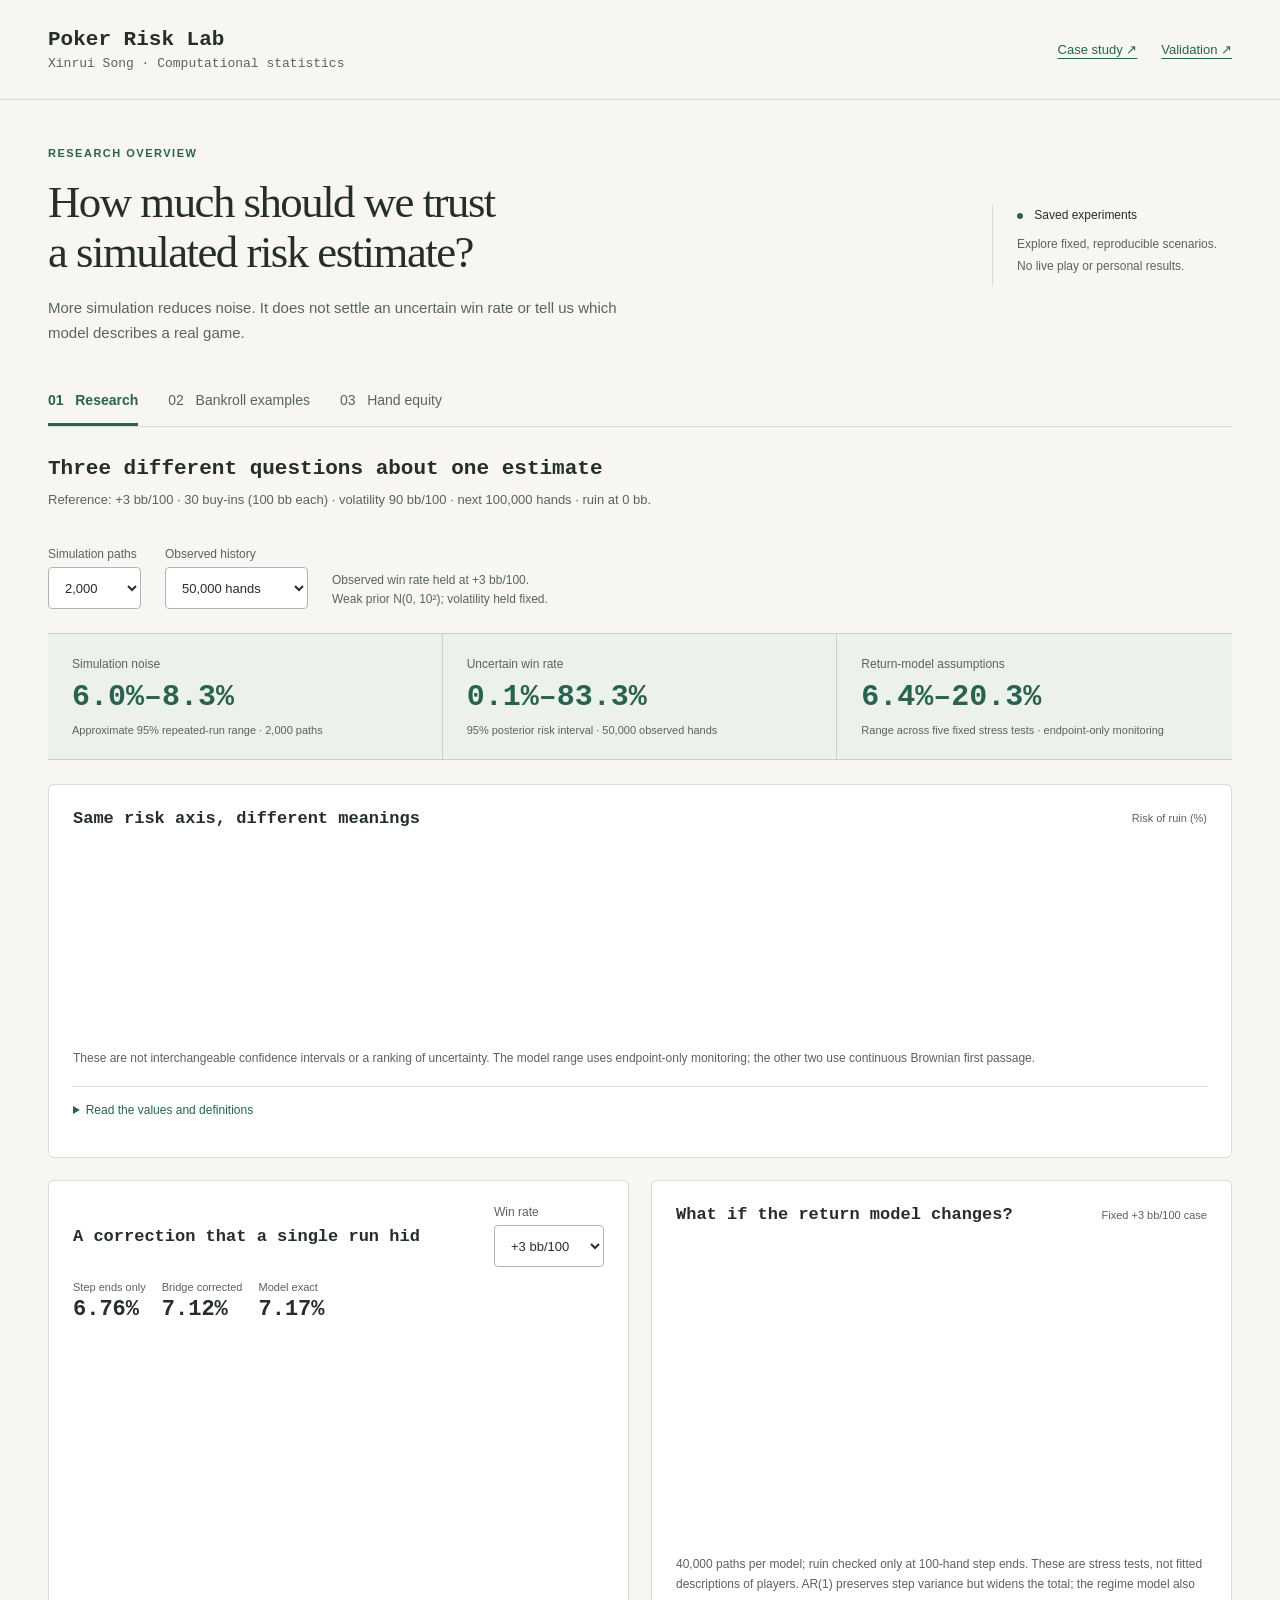
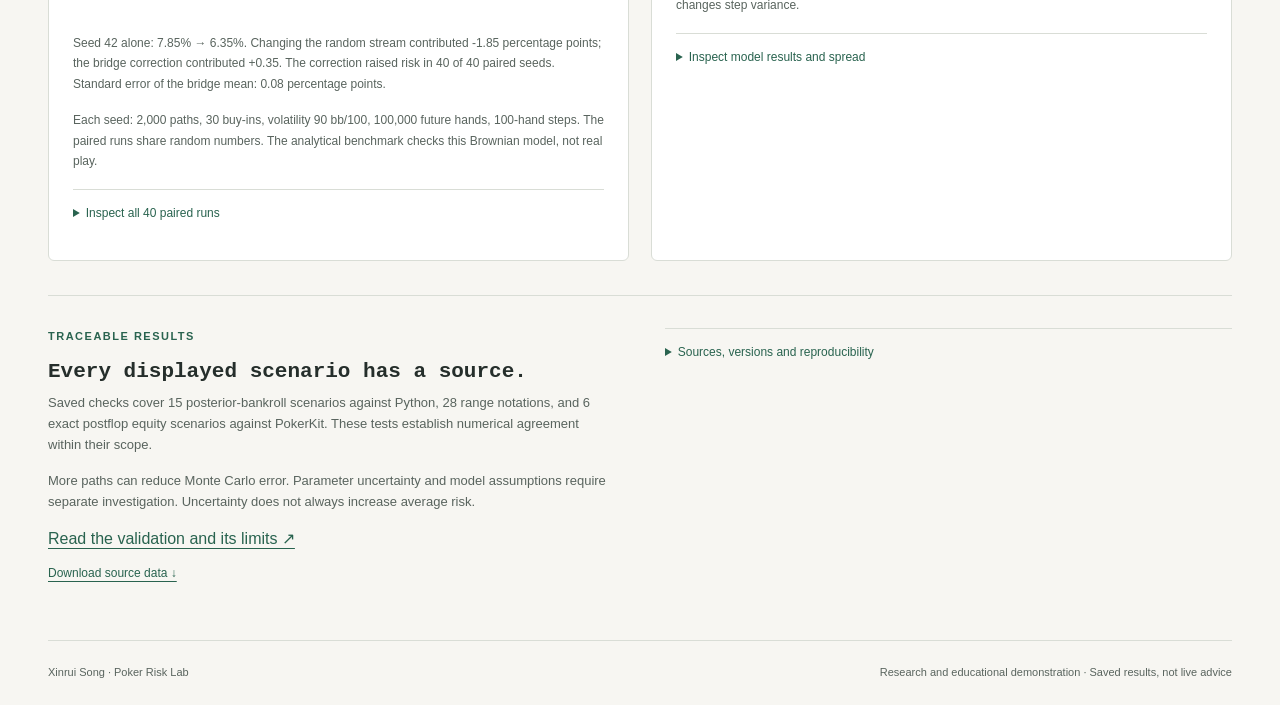
<file: projects/poker-risk-lab/dashboard/index.html>
<!doctype html>
<html lang="en">
<head>
<meta charset="utf-8"><meta name="viewport" content="width=device-width,initial-scale=1">
<meta name="description" content="Explore validated poker bankroll research: simulation noise, uncertain win rates, model assumptions, and independently checked hand equity.">
<title>Poker Risk Lab — Research overview</title>
<style>:root{--bg:#f7f6f2;--paper:#fff;--ink:#252e2b;--muted:#59645e;--line:#d9ddd6;--green:#29634f;--blue:#3568a6;--amber:#a05b17;--red:#a73d4f;--mono:"Courier New",Courier,monospace;font-family:Arial,"Helvetica Neue",Helvetica,sans-serif;color:var(--ink);background:var(--bg);font-synthesis:none}*{box-sizing:border-box}body{margin:0}a{color:var(--green);text-underline-offset:4px}button,input,select{font:inherit}button,a,input,select,summary{-webkit-tap-highlight-color:transparent}:focus-visible{outline:3px solid var(--blue);outline-offset:4px}[hidden]{display:none!important}header{max-width:1440px;margin:auto;padding:28px 48px;display:flex;align-items:center;justify-content:space-between;gap:24px;border-bottom:1px solid var(--line)}.brand{text-decoration:none;font:700 21px var(--mono);color:var(--ink)}.brand span{display:block;font-size:13px;font-weight:400;color:var(--muted);margin-top:5px}nav{display:flex;gap:24px;font-size:13px}main{max-width:1440px;margin:auto;padding:0 48px}.intro{display:flex;justify-content:space-between;gap:40px;padding:45px 0 32px}.eyebrow{font-size:11px;letter-spacing:1.5px;text-transform:uppercase;color:var(--green);font-weight:650;margin:0 0 14px}h2,h3{font-family:var(--mono);font-weight:700}h1{font-family:Georgia,serif;font-size:clamp(30px,3.5vw,49px);line-height:1.13;font-weight:500;letter-spacing:-1.5px;margin:0 0 18px}h2{font-size:21px;margin:0 0 10px}h3{font-size:17px;margin:0 0 12px}.lede{max-width:610px;font-size:15px;line-height:1.65;color:var(--muted);margin:0}.record{min-width:240px;align-self:center;font-size:12px;line-height:1.8;padding-left:24px;border-left:1px solid var(--line);white-space:nowrap}.record>span:not(.dot){display:block;color:var(--muted);margin:8px 0}.dot{display:inline-block;width:6px;height:6px;border-radius:50%;background:var(--green);margin-right:8px}.text-button{border:0;background:transparent;padding:4px 0;color:var(--green);text-decoration:underline;text-underline-offset:4px;cursor:pointer;font-size:12px;min-height:36px}.tabs{display:flex;border-bottom:1px solid var(--line);gap:30px;margin-bottom:30px}.tabs button{border:0;background:none;padding:15px 0;font-size:14px;color:var(--muted);cursor:pointer;white-space:nowrap;border-bottom:3px solid transparent;min-height:48px}.tabs button[aria-selected=true]{border-color:var(--green);color:var(--green);font-weight:650}.section-head{display:flex;justify-content:space-between;align-items:flex-start;gap:24px;margin-bottom:18px}.section-head p,p{font-size:13px;line-height:1.6;color:var(--muted);margin:8px 0 16px}.controls{display:flex;align-items:flex-end;flex-wrap:wrap;gap:18px 24px;margin:20px 0}.controls p{margin:0;font-size:12px}label{display:flex;flex-direction:column;gap:6px;font-size:12px;color:var(--muted)}select,input{border:1px solid #aeb8af;border-radius:4px;padding:10px 12px;background:var(--paper);color:var(--ink);min-height:42px;max-width:100%;font-size:13px}input{width:180px}.metrics{display:grid;grid-template-columns:repeat(3,minmax(0,1fr));gap:0;margin:24px 0;background:#edf1eb;border-top:1px solid #c5d4c5;border-bottom:1px solid #c5d4c5}.metric{padding:20px 24px;border-right:1px solid #c5d4c5}.metric:last-child{border:0}.metric strong{display:block;font-family:var(--mono);font-size:30px;font-weight:700;color:var(--green);font-variant-numeric:tabular-nums;margin:8px 0}.metric span{font-size:12px;color:var(--muted)}.metric small{display:block;font-size:11px;line-height:1.5;color:var(--muted)}.panel{background:var(--paper);padding:24px;border:1px solid var(--line);border-radius:6px;min-width:0;margin-bottom:22px}.panel-head{display:flex;justify-content:space-between;align-items:center;gap:15px;margin-bottom:14px}.panel-head h3{margin:0}.panel-head>span{font-size:11px;color:var(--muted)}.panel-head label{min-width:110px}.two-up{display:grid;grid-template-columns:1fr 1fr;gap:22px}.chart{position:relative;height:275px;min-width:0}.range-chart{height:190px}.model-chart{height:300px}.note{font-size:12px;line-height:1.7;margin:16px 0 0}.inline-stats{display:flex;gap:16px;flex-wrap:wrap;margin:12px 0 20px}.inline-stats div{font-size:11px;color:var(--muted)}.inline-stats strong{display:block;font-family:var(--mono);font-size:22px;color:var(--ink);font-weight:700;font-variant-numeric:tabular-nums;margin-top:4px}details{border-top:1px solid var(--line);padding-top:14px;margin-top:18px;font-size:12px}summary{cursor:pointer;color:var(--green);line-height:1.6;min-height:32px}table{width:100%;border-collapse:collapse;font-size:12px;text-align:left;font-variant-numeric:tabular-nums}th,td{padding:11px 8px;border-bottom:1px solid var(--line);vertical-align:top}th{font-size:11px;color:var(--muted);font-weight:550}caption{text-align:left;font-size:12px;margin:8px}.table-wrap{overflow-x:auto;max-height:390px}td:first-child{min-width:65px}.settings{background:#edf1eb;border-left:3px solid var(--green);padding:14px 18px;line-height:1.8}.cards-row{display:flex;gap:30px;flex-wrap:wrap;margin:8px 0 25px}.cards{display:flex;gap:6px;margin-top:9px;flex-wrap:wrap}.card{display:flex;align-items:center;justify-content:center;width:40px;height:54px;border:1px solid #c2c8c1;background:#fafbf8;border-radius:4px;font-size:18px;letter-spacing:-1px;font-weight:650}.red{color:var(--red)}.range-text{font-family:var(--mono);line-height:1.7;overflow-wrap:anywhere;background:var(--bg);padding:12px}.equity-value{display:flex;gap:16px;align-items:center;margin:25px 0}.equity-value strong{font-family:var(--mono);font-size:46px;font-weight:700;color:var(--green);white-space:nowrap}.equity-value span{font-size:12px;line-height:1.6;max-width:180px}.ev-answer{border-top:1px solid var(--line);padding-top:20px;font-size:14px;line-height:1.8}.ev-answer strong{display:block;font-family:var(--mono);font-size:38px;font-weight:700;color:var(--green);font-variant-numeric:tabular-nums}.ev-answer .negative{color:var(--red)}.evidence{display:grid;grid-template-columns:1fr 1fr;gap:50px;padding:32px 0;border-top:1px solid var(--line);margin-top:12px}.evidence details{margin:0}.evidence ul{padding-left:18px;font-size:11px;line-height:1.7}.evidence li{margin-bottom:14px;overflow-wrap:anywhere}.evidence code{overflow-wrap:anywhere}footer{display:flex;justify-content:space-between;gap:20px;padding:23px 0;border-top:1px solid var(--line);font-size:11px;color:var(--muted);line-height:1.6}.skip{position:absolute;top:-60px;left:10px;padding:12px;background:white;z-index:9}.skip:focus{top:10px}
@media(max-width:900px){header,main{padding-left:24px;padding-right:24px}.record{display:none}.two-up{grid-template-columns:1fr}.intro{padding-top:32px}.section-head{flex-direction:column}.metrics .metric{padding:16px}.metric strong{font-size:25px}.evidence{gap:25px}.tabs{gap:22px}}
@media(max-width:540px){header,main{padding-left:16px;padding-right:16px}header{align-items:flex-start;flex-direction:column;padding-top:20px;padding-bottom:18px;gap:16px}nav{gap:20px}h1{font-size:32px;letter-spacing:-1px}h1 br{display:none}.intro{padding-bottom:22px}.tabs{gap:0;justify-content:space-between}.tabs button{font-size:11px}.metrics{grid-template-columns:1fr}.metric{border-right:0!important;border-bottom:1px solid #c5d4c5!important;padding:15px 18px!important}.metric:last-child{border-bottom:0!important}.metric strong{font-size:30px}.panel{padding:17px}.panel-head{align-items:flex-start;flex-wrap:wrap}h2{font-size:20px}.controls{gap:14px}.controls label{flex:1 1 130px}.controls input{width:100%}.chart{height:260px}.range-chart{height:210px}.evidence{grid-template-columns:1fr;gap:12px}footer{flex-direction:column;gap:8px}.section-head select{width:100%}.section-head label{width:100%}.inline-stats{gap:20px}.equity-value{flex-wrap:wrap}}
@media print{body{background:white}header nav,.tabs,.text-button{display:none}.intro{padding:20px 0}.panel,.metrics{break-inside:avoid}.two-up,.evidence{display:block}main{padding:0}.record{display:none}details{display:block}.chart{max-height:250px}}
</style>
</head>
<body>
<a class="skip" href="#main">Skip to the overview</a>
<header><a class="brand" href="#research">Poker Risk Lab<span>Xinrui Song · Computational statistics</span></a><nav aria-label="Project"><a href="../case-study/">Case study ↗</a><a href="../case-study/validation.html">Validation ↗</a></nav></header>
<main id="main">
<div class="intro"><div><p class="eyebrow">Research overview</p><h1>How much should we trust <br>a simulated risk estimate?</h1><p class="lede">More simulation reduces noise. It does not settle an uncertain win rate or tell us which model describes a real game.</p></div><div class="record"><span class="dot"></span> Saved experiments<span>Explore fixed, reproducible scenarios.<br>No live play or personal results.</span></div></div>
<div class="tabs" role="tablist" aria-label="Dashboard views"><button role="tab" id="tab-research" aria-selected="true" aria-controls="research">01 &nbsp; Research</button><button role="tab" id="tab-bankroll" aria-selected="false" aria-controls="bankroll" tabindex="-1">02 &nbsp; Bankroll examples</button><button role="tab" id="tab-equity" aria-selected="false" aria-controls="equity" tabindex="-1">03 &nbsp; Hand equity</button></div>
<noscript><p>This dashboard needs JavaScript for its charts and filters. The <a href="../case-study/">case study</a> remains readable without it.</p></noscript>
<section id="research" role="tabpanel" aria-labelledby="tab-research">
<div class="section-head"><div><h2>Three different questions about one estimate</h2><p>Reference: +3 bb/100 · 30 buy-ins (100 bb each) · volatility 90 bb/100 · next 100,000 hands · ruin at 0 bb.</p></div></div>
<div class="controls"><label>Simulation paths<select id="paths"><option value="2000">2,000</option><option value="20000">20,000</option><option value="200000">200,000</option></select></label><label>Observed history<select id="history"><option value="10000">10,000 hands</option><option value="50000" selected>50,000 hands</option><option value="200000">200,000 hands</option><option value="1000000">1,000,000 hands</option></select></label><p>Observed win rate held at +3 bb/100.<br>Weak prior N(0, 10²); volatility held fixed.</p></div>
<div class="metrics" aria-live="polite" id="research-kpis"></div>
<div class="panel"><div class="panel-head"><h3>Same risk axis, different meanings</h3><span>Risk of ruin (%)</span></div><div class="chart range-chart"><canvas id="uncertainty-chart" role="img" aria-label="Risk ranges; equivalent values are in the table below."></canvas></div><p class="note">These are not interchangeable confidence intervals or a ranking of uncertainty. The model range uses endpoint-only monitoring; the other two use continuous Brownian first passage.</p><details><summary>Read the values and definitions</summary><div class="table-wrap"><table><caption>Ranges in the selected reference scenario</caption><thead><tr><th>Source</th><th>Range</th><th>Meaning</th></tr></thead><tbody id="range-table"></tbody></table></div></details></div>
<div class="two-up"><article class="panel"><div class="panel-head"><h3>A correction that a single run hid</h3><label>Win rate<select id="bridge-rate"><option value="3">+3 bb/100</option><option value="0">0 bb/100</option></select></label></div><div id="bridge-summary" class="inline-stats" aria-live="polite"></div><div class="chart"><canvas id="bridge-chart" role="img" aria-label="Paired results over 40 seeds; values in the table below."></canvas></div><p id="bridge-story" class="note"></p><p class="note">Each seed: 2,000 paths, 30 buy-ins, volatility 90 bb/100, 100,000 future hands, 100-hand steps. The paired runs share random numbers. The analytical benchmark checks this Brownian model, not real play.</p><details><summary>Inspect all 40 paired runs</summary><div class="table-wrap"><table><thead><tr><th>Seed</th><th>Step ends only</th><th>Bridge corrected</th><th>Change (pp)</th></tr></thead><tbody id="bridge-table"></tbody></table></div></details></article>
<article class="panel"><div class="panel-head"><h3>What if the return model changes?</h3><span>Fixed +3 bb/100 case</span></div><div class="chart model-chart"><canvas id="model-chart" role="img" aria-label="Risk across five return models; values in the table below."></canvas></div><p class="note">40,000 paths per model; ruin checked only at 100-hand step ends. These are stress tests, not fitted descriptions of players. AR(1) preserves step variance but widens the total; the regime model also changes step variance.</p><details><summary>Inspect model results and spread</summary><div class="table-wrap"><table><thead><tr><th>Model</th><th>Risk</th><th>Step SD (bb)</th><th>Total SD ratio</th></tr></thead><tbody id="model-table"></tbody></table></div></details></article></div>
</section>
<section id="bankroll" role="tabpanel" aria-labelledby="tab-bankroll" hidden>
<div class="section-head"><div><h2>What changes when the win rate is estimated?</h2><p>Saved validation examples, not your personal risk assessment. Switch examples to inspect an already checked calculation.</p></div><label>Saved example<select id="bank-case"></select></label></div>
<p id="bank-settings" class="settings"></p><div class="metrics" id="bank-kpis" aria-live="polite"></div>
<div class="two-up"><article class="panel"><h3>Three readings of a risk limit</h3><p id="bank-definition"></p><div class="table-wrap"><table><thead><tr><th>Reading</th><th>Buy-ins needed</th></tr></thead><tbody id="bank-readings"></tbody></table></div><p class="note">Required amounts round upward at the displayed precision. This is conditional on the historical data and model; it is not the probability of avoiding ruin.</p><p id="bank-posterior" class="note"></p></article><article class="panel"><h3>Risk against bankroll</h3><div class="chart"><canvas id="bank-chart" role="img" aria-label="Three risk curves; sampled curve data in the table below."></canvas></div><details><summary>Read the saved curve values</summary><div class="table-wrap"><table><thead><tr><th>Buy-ins</th><th>Plug-in risk</th><th>Average risk</th><th>Posterior upper bound</th></tr></thead><tbody id="bank-table"></tbody></table></div></details></article></div>
<p class="note">Independent Normal increments and a constant win rate; volatility is treated as fixed. The Python comparison checks agreement with the same model, not whether that model describes real poker. To enter your own data, run the full Node application.</p>
</section>
<section id="equity" role="tabpanel" aria-labelledby="tab-equity" hidden>
<div class="section-head"><div><h2>From an opponent’s range to a call decision</h2><p>Six saved postflop examples, independently checked against PokerKit. Exact enumeration within each stated range.</p></div><label>Saved example<select id="equity-case"></select></label></div>
<div class="two-up"><article class="panel"><div class="cards-row"><div><span class="eyebrow">Your hand</span><div id="hero-cards" class="cards"></div></div><div><span class="eyebrow">Board</span><div id="board-cards" class="cards"></div></div></div><h3>Opponent’s range</h3><p id="equity-range" class="range-text"></p><p id="equity-combos" class="note"></p><div class="equity-value"><strong id="equity-number"></strong><span>equity · expected share of the pot, including ties</span></div><p id="equity-check" class="note"></p></article>
<article class="panel"><h3>What would a call be worth?</h3><p>Use the saved equity above, then change only the pot and call.</p><div class="controls"><label>Pot before your call (bb)<input id="ev-pot" type="number" min="0" max="1000000" step="0.1" value="10"></label><label>Cost to call (bb)<input id="ev-call" type="number" min="0" max="1000000" step="0.1" value="5"></label></div><div id="ev-answer" class="ev-answer" aria-live="polite"></div><p class="note">EV = equity × (pot + call) − call. Assumes no future betting, no additional rake, and the stated range. An arithmetic illustration, not a recommendation to play the hand.</p></article></div>
</section>
<section class="evidence" aria-labelledby="evidence-title"><div><p class="eyebrow">Traceable results</p><h2 id="evidence-title">Every displayed scenario has a source.</h2><p id="validation-summary"></p><p>More paths can reduce Monte Carlo error. Parameter uncertainty and model assumptions require separate investigation. Uncertainty does not always increase average risk.</p><a href="../case-study/validation.html">Read the validation and its limits ↗</a><p><button id="download" class="text-button">Download source data ↓</button></p></div><details><summary>Sources, versions and reproducibility</summary><p id="versions"></p><ul id="sources"></ul><p>Source hashes refer to saved JSON files, not a fresh rerun. Rebuild with <code>npm run build</code>; verify with <code>npm test</code> and <code>npm run check:calc-change</code>. Download includes the complete dashboard source dataset.</p></details></section>
<footer><span>Xinrui Song · Poker Risk Lab</span><span>Research and educational demonstration · Saved results, not live advice</span></footer>
</main>
<script>/*
The MIT License (MIT)

Copyright (c) 2014-2024 Chart.js Contributors

Permission is hereby granted, free of charge, to any person obtaining a copy of this software and associated documentation files (the "Software"), to deal in the Software without restriction, including without limitation the rights to use, copy, modify, merge, publish, distribute, sublicense, and/or sell copies of the Software, and to permit persons to whom the Software is furnished to do so, subject to the following conditions:

The above copyright notice and this permission notice shall be included in all copies or substantial portions of the Software.

THE SOFTWARE IS PROVIDED "AS IS", WITHOUT WARRANTY OF ANY KIND, EXPRESS OR IMPLIED, INCLUDING BUT NOT LIMITED TO THE WARRANTIES OF MERCHANTABILITY, FITNESS FOR A PARTICULAR PURPOSE AND NONINFRINGEMENT. IN NO EVENT SHALL THE AUTHORS OR COPYRIGHT HOLDERS BE LIABLE FOR ANY CLAIM, DAMAGES OR OTHER LIABILITY, WHETHER IN AN ACTION OF CONTRACT, TORT OR OTHERWISE, ARISING FROM, OUT OF OR IN CONNECTION WITH THE SOFTWARE OR THE USE OR OTHER DEALINGS IN THE SOFTWARE.

*/
/*!
 * Chart.js v4.5.1
 * https://www.chartjs.org
 * (c) 2025 Chart.js Contributors
 * Released under the MIT License
 */
!function(t,e){"object"==typeof exports&&"undefined"!=typeof module?module.exports=e():"function"==typeof define&&define.amd?define(e):(t="undefined"!=typeof globalThis?globalThis:t||self).Chart=e()}(this,(function(){"use strict";var t=Object.freeze({__proto__:null,get Colors(){return Jo},get Decimation(){return ta},get Filler(){return ba},get Legend(){return Ma},get SubTitle(){return Pa},get Title(){return ka},get Tooltip(){return Na}});function e(){}const i=(()=>{let t=0;return()=>t++})();function s(t){return null==t}function n(t){if(Array.isArray&&Array.isArray(t))return!0;const e=Object.prototype.toString.call(t);return"[object"===e.slice(0,7)&&"Array]"===e.slice(-6)}function o(t){return null!==t&&"[object Object]"===Object.prototype.toString.call(t)}function a(t){return("number"==typeof t||t instanceof Number)&&isFinite(+t)}function r(t,e){return a(t)?t:e}function l(t,e){return void 0===t?e:t}const h=(t,e)=>"string"==typeof t&&t.endsWith("%")?parseFloat(t)/100:+t/e,c=(t,e)=>"string"==typeof t&&t.endsWith("%")?parseFloat(t)/100*e:+t;function d(t,e,i){if(t&&"function"==typeof t.call)return t.apply(i,e)}function u(t,e,i,s){let a,r,l;if(n(t))if(r=t.length,s)for(a=r-1;a>=0;a--)e.call(i,t[a],a);else for(a=0;a<r;a++)e.call(i,t[a],a);else if(o(t))for(l=Object.keys(t),r=l.length,a=0;a<r;a++)e.call(i,t[l[a]],l[a])}function f(t,e){let i,s,n,o;if(!t||!e||t.length!==e.length)return!1;for(i=0,s=t.length;i<s;++i)if(n=t[i],o=e[i],n.datasetIndex!==o.datasetIndex||n.index!==o.index)return!1;return!0}function g(t){if(n(t))return t.map(g);if(o(t)){const e=Object.create(null),i=Object.keys(t),s=i.length;let n=0;for(;n<s;++n)e[i[n]]=g(t[i[n]]);return e}return t}function p(t){return-1===["__proto__","prototype","constructor"].indexOf(t)}function m(t,e,i,s){if(!p(t))return;const n=e[t],a=i[t];o(n)&&o(a)?x(n,a,s):e[t]=g(a)}function x(t,e,i){const s=n(e)?e:[e],a=s.length;if(!o(t))return t;const r=(i=i||{}).merger||m;let l;for(let e=0;e<a;++e){if(l=s[e],!o(l))continue;const n=Object.keys(l);for(let e=0,s=n.length;e<s;++e)r(n[e],t,l,i)}return t}function b(t,e){return x(t,e,{merger:_})}function _(t,e,i){if(!p(t))return;const s=e[t],n=i[t];o(s)&&o(n)?b(s,n):Object.prototype.hasOwnProperty.call(e,t)||(e[t]=g(n))}const y={"":t=>t,x:t=>t.x,y:t=>t.y};function v(t){const e=t.split("."),i=[];let s="";for(const t of e)s+=t,s.endsWith("\\")?s=s.slice(0,-1)+".":(i.push(s),s="");return i}function M(t,e){const i=y[e]||(y[e]=function(t){const e=v(t);return t=>{for(const i of e){if(""===i)break;t=t&&t[i]}return t}}(e));return i(t)}function w(t){return t.charAt(0).toUpperCase()+t.slice(1)}const k=t=>void 0!==t,S=t=>"function"==typeof t,P=(t,e)=>{if(t.size!==e.size)return!1;for(const i of t)if(!e.has(i))return!1;return!0};function D(t){return"mouseup"===t.type||"click"===t.type||"contextmenu"===t.type}const C=Math.PI,O=2*C,A=O+C,T=Number.POSITIVE_INFINITY,L=C/180,E=C/2,R=C/4,I=2*C/3,z=Math.log10,F=Math.sign;function V(t,e,i){return Math.abs(t-e)<i}function B(t){const e=Math.round(t);t=V(t,e,t/1e3)?e:t;const i=Math.pow(10,Math.floor(z(t))),s=t/i;return(s<=1?1:s<=2?2:s<=5?5:10)*i}function W(t){const e=[],i=Math.sqrt(t);let s;for(s=1;s<i;s++)t%s==0&&(e.push(s),e.push(t/s));return i===(0|i)&&e.push(i),e.sort(((t,e)=>t-e)).pop(),e}function N(t){return!function(t){return"symbol"==typeof t||"object"==typeof t&&null!==t&&!(Symbol.toPrimitive in t||"toString"in t||"valueOf"in t)}(t)&&!isNaN(parseFloat(t))&&isFinite(t)}function H(t,e){const i=Math.round(t);return i-e<=t&&i+e>=t}function j(t,e,i){let s,n,o;for(s=0,n=t.length;s<n;s++)o=t[s][i],isNaN(o)||(e.min=Math.min(e.min,o),e.max=Math.max(e.max,o))}function $(t){return t*(C/180)}function Y(t){return t*(180/C)}function U(t){if(!a(t))return;let e=1,i=0;for(;Math.round(t*e)/e!==t;)e*=10,i++;return i}function X(t,e){const i=e.x-t.x,s=e.y-t.y,n=Math.sqrt(i*i+s*s);let o=Math.atan2(s,i);return o<-.5*C&&(o+=O),{angle:o,distance:n}}function q(t,e){return Math.sqrt(Math.pow(e.x-t.x,2)+Math.pow(e.y-t.y,2))}function K(t,e){return(t-e+A)%O-C}function G(t){return(t%O+O)%O}function J(t,e,i,s){const n=G(t),o=G(e),a=G(i),r=G(o-n),l=G(a-n),h=G(n-o),c=G(n-a);return n===o||n===a||s&&o===a||r>l&&h<c}function Z(t,e,i){return Math.max(e,Math.min(i,t))}function Q(t){return Z(t,-32768,32767)}function tt(t,e,i,s=1e-6){return t>=Math.min(e,i)-s&&t<=Math.max(e,i)+s}function et(t,e,i){i=i||(i=>t[i]<e);let s,n=t.length-1,o=0;for(;n-o>1;)s=o+n>>1,i(s)?o=s:n=s;return{lo:o,hi:n}}const it=(t,e,i,s)=>et(t,i,s?s=>{const n=t[s][e];return n<i||n===i&&t[s+1][e]===i}:s=>t[s][e]<i),st=(t,e,i)=>et(t,i,(s=>t[s][e]>=i));function nt(t,e,i){let s=0,n=t.length;for(;s<n&&t[s]<e;)s++;for(;n>s&&t[n-1]>i;)n--;return s>0||n<t.length?t.slice(s,n):t}const ot=["push","pop","shift","splice","unshift"];function at(t,e){t._chartjs?t._chartjs.listeners.push(e):(Object.defineProperty(t,"_chartjs",{configurable:!0,enumerable:!1,value:{listeners:[e]}}),ot.forEach((e=>{const i="_onData"+w(e),s=t[e];Object.defineProperty(t,e,{configurable:!0,enumerable:!1,value(...e){const n=s.apply(this,e);return t._chartjs.listeners.forEach((t=>{"function"==typeof t[i]&&t[i](...e)})),n}})})))}function rt(t,e){const i=t._chartjs;if(!i)return;const s=i.listeners,n=s.indexOf(e);-1!==n&&s.splice(n,1),s.length>0||(ot.forEach((e=>{delete t[e]})),delete t._chartjs)}function lt(t){const e=new Set(t);return e.size===t.length?t:Array.from(e)}const ht="undefined"==typeof window?function(t){return t()}:window.requestAnimationFrame;function ct(t,e){let i=[],s=!1;return function(...n){i=n,s||(s=!0,ht.call(window,(()=>{s=!1,t.apply(e,i)})))}}function dt(t,e){let i;return function(...s){return e?(clearTimeout(i),i=setTimeout(t,e,s)):t.apply(this,s),e}}const ut=t=>"start"===t?"left":"end"===t?"right":"center",ft=(t,e,i)=>"start"===t?e:"end"===t?i:(e+i)/2,gt=(t,e,i,s)=>t===(s?"left":"right")?i:"center"===t?(e+i)/2:e;function pt(t,e,i){const n=e.length;let o=0,a=n;if(t._sorted){const{iScale:r,vScale:l,_parsed:h}=t,c=t.dataset&&t.dataset.options?t.dataset.options.spanGaps:null,d=r.axis,{min:u,max:f,minDefined:g,maxDefined:p}=r.getUserBounds();if(g){if(o=Math.min(it(h,d,u).lo,i?n:it(e,d,r.getPixelForValue(u)).lo),c){const t=h.slice(0,o+1).reverse().findIndex((t=>!s(t[l.axis])));o-=Math.max(0,t)}o=Z(o,0,n-1)}if(p){let t=Math.max(it(h,r.axis,f,!0).hi+1,i?0:it(e,d,r.getPixelForValue(f),!0).hi+1);if(c){const e=h.slice(t-1).findIndex((t=>!s(t[l.axis])));t+=Math.max(0,e)}a=Z(t,o,n)-o}else a=n-o}return{start:o,count:a}}function mt(t){const{xScale:e,yScale:i,_scaleRanges:s}=t,n={xmin:e.min,xmax:e.max,ymin:i.min,ymax:i.max};if(!s)return t._scaleRanges=n,!0;const o=s.xmin!==e.min||s.xmax!==e.max||s.ymin!==i.min||s.ymax!==i.max;return Object.assign(s,n),o}class xt{constructor(){this._request=null,this._charts=new Map,this._running=!1,this._lastDate=void 0}_notify(t,e,i,s){const n=e.listeners[s],o=e.duration;n.forEach((s=>s({chart:t,initial:e.initial,numSteps:o,currentStep:Math.min(i-e.start,o)})))}_refresh(){this._request||(this._running=!0,this._request=ht.call(window,(()=>{this._update(),this._request=null,this._running&&this._refresh()})))}_update(t=Date.now()){let e=0;this._charts.forEach(((i,s)=>{if(!i.running||!i.items.length)return;const n=i.items;let o,a=n.length-1,r=!1;for(;a>=0;--a)o=n[a],o._active?(o._total>i.duration&&(i.duration=o._total),o.tick(t),r=!0):(n[a]=n[n.length-1],n.pop());r&&(s.draw(),this._notify(s,i,t,"progress")),n.length||(i.running=!1,this._notify(s,i,t,"complete"),i.initial=!1),e+=n.length})),this._lastDate=t,0===e&&(this._running=!1)}_getAnims(t){const e=this._charts;let i=e.get(t);return i||(i={running:!1,initial:!0,items:[],listeners:{complete:[],progress:[]}},e.set(t,i)),i}listen(t,e,i){this._getAnims(t).listeners[e].push(i)}add(t,e){e&&e.length&&this._getAnims(t).items.push(...e)}has(t){return this._getAnims(t).items.length>0}start(t){const e=this._charts.get(t);e&&(e.running=!0,e.start=Date.now(),e.duration=e.items.reduce(((t,e)=>Math.max(t,e._duration)),0),this._refresh())}running(t){if(!this._running)return!1;const e=this._charts.get(t);return!!(e&&e.running&&e.items.length)}stop(t){const e=this._charts.get(t);if(!e||!e.items.length)return;const i=e.items;let s=i.length-1;for(;s>=0;--s)i[s].cancel();e.items=[],this._notify(t,e,Date.now(),"complete")}remove(t){return this._charts.delete(t)}}var bt=new xt;
/*!
 * @kurkle/color v0.3.2
 * https://github.com/kurkle/color#readme
 * (c) 2023 Jukka Kurkela
 * Released under the MIT License
 */function _t(t){return t+.5|0}const yt=(t,e,i)=>Math.max(Math.min(t,i),e);function vt(t){return yt(_t(2.55*t),0,255)}function Mt(t){return yt(_t(255*t),0,255)}function wt(t){return yt(_t(t/2.55)/100,0,1)}function kt(t){return yt(_t(100*t),0,100)}const St={0:0,1:1,2:2,3:3,4:4,5:5,6:6,7:7,8:8,9:9,A:10,B:11,C:12,D:13,E:14,F:15,a:10,b:11,c:12,d:13,e:14,f:15},Pt=[..."0123456789ABCDEF"],Dt=t=>Pt[15&t],Ct=t=>Pt[(240&t)>>4]+Pt[15&t],Ot=t=>(240&t)>>4==(15&t);function At(t){var e=(t=>Ot(t.r)&&Ot(t.g)&&Ot(t.b)&&Ot(t.a))(t)?Dt:Ct;return t?"#"+e(t.r)+e(t.g)+e(t.b)+((t,e)=>t<255?e(t):"")(t.a,e):void 0}const Tt=/^(hsla?|hwb|hsv)\(\s*([-+.e\d]+)(?:deg)?[\s,]+([-+.e\d]+)%[\s,]+([-+.e\d]+)%(?:[\s,]+([-+.e\d]+)(%)?)?\s*\)$/;function Lt(t,e,i){const s=e*Math.min(i,1-i),n=(e,n=(e+t/30)%12)=>i-s*Math.max(Math.min(n-3,9-n,1),-1);return[n(0),n(8),n(4)]}function Et(t,e,i){const s=(s,n=(s+t/60)%6)=>i-i*e*Math.max(Math.min(n,4-n,1),0);return[s(5),s(3),s(1)]}function Rt(t,e,i){const s=Lt(t,1,.5);let n;for(e+i>1&&(n=1/(e+i),e*=n,i*=n),n=0;n<3;n++)s[n]*=1-e-i,s[n]+=e;return s}function It(t){const e=t.r/255,i=t.g/255,s=t.b/255,n=Math.max(e,i,s),o=Math.min(e,i,s),a=(n+o)/2;let r,l,h;return n!==o&&(h=n-o,l=a>.5?h/(2-n-o):h/(n+o),r=function(t,e,i,s,n){return t===n?(e-i)/s+(e<i?6:0):e===n?(i-t)/s+2:(t-e)/s+4}(e,i,s,h,n),r=60*r+.5),[0|r,l||0,a]}function zt(t,e,i,s){return(Array.isArray(e)?t(e[0],e[1],e[2]):t(e,i,s)).map(Mt)}function Ft(t,e,i){return zt(Lt,t,e,i)}function Vt(t){return(t%360+360)%360}function Bt(t){const e=Tt.exec(t);let i,s=255;if(!e)return;e[5]!==i&&(s=e[6]?vt(+e[5]):Mt(+e[5]));const n=Vt(+e[2]),o=+e[3]/100,a=+e[4]/100;return i="hwb"===e[1]?function(t,e,i){return zt(Rt,t,e,i)}(n,o,a):"hsv"===e[1]?function(t,e,i){return zt(Et,t,e,i)}(n,o,a):Ft(n,o,a),{r:i[0],g:i[1],b:i[2],a:s}}const Wt={x:"dark",Z:"light",Y:"re",X:"blu",W:"gr",V:"medium",U:"slate",A:"ee",T:"ol",S:"or",B:"ra",C:"lateg",D:"ights",R:"in",Q:"turquois",E:"hi",P:"ro",O:"al",N:"le",M:"de",L:"yello",F:"en",K:"ch",G:"arks",H:"ea",I:"ightg",J:"wh"},Nt={OiceXe:"f0f8ff",antiquewEte:"faebd7",aqua:"ffff",aquamarRe:"7fffd4",azuY:"f0ffff",beige:"f5f5dc",bisque:"ffe4c4",black:"0",blanKedOmond:"ffebcd",Xe:"ff",XeviTet:"8a2be2",bPwn:"a52a2a",burlywood:"deb887",caMtXe:"5f9ea0",KartYuse:"7fff00",KocTate:"d2691e",cSO:"ff7f50",cSnflowerXe:"6495ed",cSnsilk:"fff8dc",crimson:"dc143c",cyan:"ffff",xXe:"8b",xcyan:"8b8b",xgTMnPd:"b8860b",xWay:"a9a9a9",xgYF:"6400",xgYy:"a9a9a9",xkhaki:"bdb76b",xmagFta:"8b008b",xTivegYF:"556b2f",xSange:"ff8c00",xScEd:"9932cc",xYd:"8b0000",xsOmon:"e9967a",xsHgYF:"8fbc8f",xUXe:"483d8b",xUWay:"2f4f4f",xUgYy:"2f4f4f",xQe:"ced1",xviTet:"9400d3",dAppRk:"ff1493",dApskyXe:"bfff",dimWay:"696969",dimgYy:"696969",dodgerXe:"1e90ff",fiYbrick:"b22222",flSOwEte:"fffaf0",foYstWAn:"228b22",fuKsia:"ff00ff",gaRsbSo:"dcdcdc",ghostwEte:"f8f8ff",gTd:"ffd700",gTMnPd:"daa520",Way:"808080",gYF:"8000",gYFLw:"adff2f",gYy:"808080",honeyMw:"f0fff0",hotpRk:"ff69b4",RdianYd:"cd5c5c",Rdigo:"4b0082",ivSy:"fffff0",khaki:"f0e68c",lavFMr:"e6e6fa",lavFMrXsh:"fff0f5",lawngYF:"7cfc00",NmoncEffon:"fffacd",ZXe:"add8e6",ZcSO:"f08080",Zcyan:"e0ffff",ZgTMnPdLw:"fafad2",ZWay:"d3d3d3",ZgYF:"90ee90",ZgYy:"d3d3d3",ZpRk:"ffb6c1",ZsOmon:"ffa07a",ZsHgYF:"20b2aa",ZskyXe:"87cefa",ZUWay:"778899",ZUgYy:"778899",ZstAlXe:"b0c4de",ZLw:"ffffe0",lime:"ff00",limegYF:"32cd32",lRF:"faf0e6",magFta:"ff00ff",maPon:"800000",VaquamarRe:"66cdaa",VXe:"cd",VScEd:"ba55d3",VpurpN:"9370db",VsHgYF:"3cb371",VUXe:"7b68ee",VsprRggYF:"fa9a",VQe:"48d1cc",VviTetYd:"c71585",midnightXe:"191970",mRtcYam:"f5fffa",mistyPse:"ffe4e1",moccasR:"ffe4b5",navajowEte:"ffdead",navy:"80",Tdlace:"fdf5e6",Tive:"808000",TivedBb:"6b8e23",Sange:"ffa500",SangeYd:"ff4500",ScEd:"da70d6",pOegTMnPd:"eee8aa",pOegYF:"98fb98",pOeQe:"afeeee",pOeviTetYd:"db7093",papayawEp:"ffefd5",pHKpuff:"ffdab9",peru:"cd853f",pRk:"ffc0cb",plum:"dda0dd",powMrXe:"b0e0e6",purpN:"800080",YbeccapurpN:"663399",Yd:"ff0000",Psybrown:"bc8f8f",PyOXe:"4169e1",saddNbPwn:"8b4513",sOmon:"fa8072",sandybPwn:"f4a460",sHgYF:"2e8b57",sHshell:"fff5ee",siFna:"a0522d",silver:"c0c0c0",skyXe:"87ceeb",UXe:"6a5acd",UWay:"708090",UgYy:"708090",snow:"fffafa",sprRggYF:"ff7f",stAlXe:"4682b4",tan:"d2b48c",teO:"8080",tEstN:"d8bfd8",tomato:"ff6347",Qe:"40e0d0",viTet:"ee82ee",JHt:"f5deb3",wEte:"ffffff",wEtesmoke:"f5f5f5",Lw:"ffff00",LwgYF:"9acd32"};let Ht;function jt(t){Ht||(Ht=function(){const t={},e=Object.keys(Nt),i=Object.keys(Wt);let s,n,o,a,r;for(s=0;s<e.length;s++){for(a=r=e[s],n=0;n<i.length;n++)o=i[n],r=r.replace(o,Wt[o]);o=parseInt(Nt[a],16),t[r]=[o>>16&255,o>>8&255,255&o]}return t}(),Ht.transparent=[0,0,0,0]);const e=Ht[t.toLowerCase()];return e&&{r:e[0],g:e[1],b:e[2],a:4===e.length?e[3]:255}}const $t=/^rgba?\(\s*([-+.\d]+)(%)?[\s,]+([-+.e\d]+)(%)?[\s,]+([-+.e\d]+)(%)?(?:[\s,/]+([-+.e\d]+)(%)?)?\s*\)$/;const Yt=t=>t<=.0031308?12.92*t:1.055*Math.pow(t,1/2.4)-.055,Ut=t=>t<=.04045?t/12.92:Math.pow((t+.055)/1.055,2.4);function Xt(t,e,i){if(t){let s=It(t);s[e]=Math.max(0,Math.min(s[e]+s[e]*i,0===e?360:1)),s=Ft(s),t.r=s[0],t.g=s[1],t.b=s[2]}}function qt(t,e){return t?Object.assign(e||{},t):t}function Kt(t){var e={r:0,g:0,b:0,a:255};return Array.isArray(t)?t.length>=3&&(e={r:t[0],g:t[1],b:t[2],a:255},t.length>3&&(e.a=Mt(t[3]))):(e=qt(t,{r:0,g:0,b:0,a:1})).a=Mt(e.a),e}function Gt(t){return"r"===t.charAt(0)?function(t){const e=$t.exec(t);let i,s,n,o=255;if(e){if(e[7]!==i){const t=+e[7];o=e[8]?vt(t):yt(255*t,0,255)}return i=+e[1],s=+e[3],n=+e[5],i=255&(e[2]?vt(i):yt(i,0,255)),s=255&(e[4]?vt(s):yt(s,0,255)),n=255&(e[6]?vt(n):yt(n,0,255)),{r:i,g:s,b:n,a:o}}}(t):Bt(t)}class Jt{constructor(t){if(t instanceof Jt)return t;const e=typeof t;let i;var s,n,o;"object"===e?i=Kt(t):"string"===e&&(o=(s=t).length,"#"===s[0]&&(4===o||5===o?n={r:255&17*St[s[1]],g:255&17*St[s[2]],b:255&17*St[s[3]],a:5===o?17*St[s[4]]:255}:7!==o&&9!==o||(n={r:St[s[1]]<<4|St[s[2]],g:St[s[3]]<<4|St[s[4]],b:St[s[5]]<<4|St[s[6]],a:9===o?St[s[7]]<<4|St[s[8]]:255})),i=n||jt(t)||Gt(t)),this._rgb=i,this._valid=!!i}get valid(){return this._valid}get rgb(){var t=qt(this._rgb);return t&&(t.a=wt(t.a)),t}set rgb(t){this._rgb=Kt(t)}rgbString(){return this._valid?(t=this._rgb)&&(t.a<255?`rgba(${t.r}, ${t.g}, ${t.b}, ${wt(t.a)})`:`rgb(${t.r}, ${t.g}, ${t.b})`):void 0;var t}hexString(){return this._valid?At(this._rgb):void 0}hslString(){return this._valid?function(t){if(!t)return;const e=It(t),i=e[0],s=kt(e[1]),n=kt(e[2]);return t.a<255?`hsla(${i}, ${s}%, ${n}%, ${wt(t.a)})`:`hsl(${i}, ${s}%, ${n}%)`}(this._rgb):void 0}mix(t,e){if(t){const i=this.rgb,s=t.rgb;let n;const o=e===n?.5:e,a=2*o-1,r=i.a-s.a,l=((a*r==-1?a:(a+r)/(1+a*r))+1)/2;n=1-l,i.r=255&l*i.r+n*s.r+.5,i.g=255&l*i.g+n*s.g+.5,i.b=255&l*i.b+n*s.b+.5,i.a=o*i.a+(1-o)*s.a,this.rgb=i}return this}interpolate(t,e){return t&&(this._rgb=function(t,e,i){const s=Ut(wt(t.r)),n=Ut(wt(t.g)),o=Ut(wt(t.b));return{r:Mt(Yt(s+i*(Ut(wt(e.r))-s))),g:Mt(Yt(n+i*(Ut(wt(e.g))-n))),b:Mt(Yt(o+i*(Ut(wt(e.b))-o))),a:t.a+i*(e.a-t.a)}}(this._rgb,t._rgb,e)),this}clone(){return new Jt(this.rgb)}alpha(t){return this._rgb.a=Mt(t),this}clearer(t){return this._rgb.a*=1-t,this}greyscale(){const t=this._rgb,e=_t(.3*t.r+.59*t.g+.11*t.b);return t.r=t.g=t.b=e,this}opaquer(t){return this._rgb.a*=1+t,this}negate(){const t=this._rgb;return t.r=255-t.r,t.g=255-t.g,t.b=255-t.b,this}lighten(t){return Xt(this._rgb,2,t),this}darken(t){return Xt(this._rgb,2,-t),this}saturate(t){return Xt(this._rgb,1,t),this}desaturate(t){return Xt(this._rgb,1,-t),this}rotate(t){return function(t,e){var i=It(t);i[0]=Vt(i[0]+e),i=Ft(i),t.r=i[0],t.g=i[1],t.b=i[2]}(this._rgb,t),this}}function Zt(t){if(t&&"object"==typeof t){const e=t.toString();return"[object CanvasPattern]"===e||"[object CanvasGradient]"===e}return!1}function Qt(t){return Zt(t)?t:new Jt(t)}function te(t){return Zt(t)?t:new Jt(t).saturate(.5).darken(.1).hexString()}const ee=["x","y","borderWidth","radius","tension"],ie=["color","borderColor","backgroundColor"];const se=new Map;function ne(t,e,i){return function(t,e){e=e||{};const i=t+JSON.stringify(e);let s=se.get(i);return s||(s=new Intl.NumberFormat(t,e),se.set(i,s)),s}(e,i).format(t)}const oe={values:t=>n(t)?t:""+t,numeric(t,e,i){if(0===t)return"0";const s=this.chart.options.locale;let n,o=t;if(i.length>1){const e=Math.max(Math.abs(i[0].value),Math.abs(i[i.length-1].value));(e<1e-4||e>1e15)&&(n="scientific"),o=function(t,e){let i=e.length>3?e[2].value-e[1].value:e[1].value-e[0].value;Math.abs(i)>=1&&t!==Math.floor(t)&&(i=t-Math.floor(t));return i}(t,i)}const a=z(Math.abs(o)),r=isNaN(a)?1:Math.max(Math.min(-1*Math.floor(a),20),0),l={notation:n,minimumFractionDigits:r,maximumFractionDigits:r};return Object.assign(l,this.options.ticks.format),ne(t,s,l)},logarithmic(t,e,i){if(0===t)return"0";const s=i[e].significand||t/Math.pow(10,Math.floor(z(t)));return[1,2,3,5,10,15].includes(s)||e>.8*i.length?oe.numeric.call(this,t,e,i):""}};var ae={formatters:oe};const re=Object.create(null),le=Object.create(null);function he(t,e){if(!e)return t;const i=e.split(".");for(let e=0,s=i.length;e<s;++e){const s=i[e];t=t[s]||(t[s]=Object.create(null))}return t}function ce(t,e,i){return"string"==typeof e?x(he(t,e),i):x(he(t,""),e)}class de{constructor(t,e){this.animation=void 0,this.backgroundColor="rgba(0,0,0,0.1)",this.borderColor="rgba(0,0,0,0.1)",this.color="#666",this.datasets={},this.devicePixelRatio=t=>t.chart.platform.getDevicePixelRatio(),this.elements={},this.events=["mousemove","mouseout","click","touchstart","touchmove"],this.font={family:"'Helvetica Neue', 'Helvetica', 'Arial', sans-serif",size:12,style:"normal",lineHeight:1.2,weight:null},this.hover={},this.hoverBackgroundColor=(t,e)=>te(e.backgroundColor),this.hoverBorderColor=(t,e)=>te(e.borderColor),this.hoverColor=(t,e)=>te(e.color),this.indexAxis="x",this.interaction={mode:"nearest",intersect:!0,includeInvisible:!1},this.maintainAspectRatio=!0,this.onHover=null,this.onClick=null,this.parsing=!0,this.plugins={},this.responsive=!0,this.scale=void 0,this.scales={},this.showLine=!0,this.drawActiveElementsOnTop=!0,this.describe(t),this.apply(e)}set(t,e){return ce(this,t,e)}get(t){return he(this,t)}describe(t,e){return ce(le,t,e)}override(t,e){return ce(re,t,e)}route(t,e,i,s){const n=he(this,t),a=he(this,i),r="_"+e;Object.defineProperties(n,{[r]:{value:n[e],writable:!0},[e]:{enumerable:!0,get(){const t=this[r],e=a[s];return o(t)?Object.assign({},e,t):l(t,e)},set(t){this[r]=t}}})}apply(t){t.forEach((t=>t(this)))}}var ue=new de({_scriptable:t=>!t.startsWith("on"),_indexable:t=>"events"!==t,hover:{_fallback:"interaction"},interaction:{_scriptable:!1,_indexable:!1}},[function(t){t.set("animation",{delay:void 0,duration:1e3,easing:"easeOutQuart",fn:void 0,from:void 0,loop:void 0,to:void 0,type:void 0}),t.describe("animation",{_fallback:!1,_indexable:!1,_scriptable:t=>"onProgress"!==t&&"onComplete"!==t&&"fn"!==t}),t.set("animations",{colors:{type:"color",properties:ie},numbers:{type:"number",properties:ee}}),t.describe("animations",{_fallback:"animation"}),t.set("transitions",{active:{animation:{duration:400}},resize:{animation:{duration:0}},show:{animations:{colors:{from:"transparent"},visible:{type:"boolean",duration:0}}},hide:{animations:{colors:{to:"transparent"},visible:{type:"boolean",easing:"linear",fn:t=>0|t}}}})},function(t){t.set("layout",{autoPadding:!0,padding:{top:0,right:0,bottom:0,left:0}})},function(t){t.set("scale",{display:!0,offset:!1,reverse:!1,beginAtZero:!1,bounds:"ticks",clip:!0,grace:0,grid:{display:!0,lineWidth:1,drawOnChartArea:!0,drawTicks:!0,tickLength:8,tickWidth:(t,e)=>e.lineWidth,tickColor:(t,e)=>e.color,offset:!1},border:{display:!0,dash:[],dashOffset:0,width:1},title:{display:!1,text:"",padding:{top:4,bottom:4}},ticks:{minRotation:0,maxRotation:50,mirror:!1,textStrokeWidth:0,textStrokeColor:"",padding:3,display:!0,autoSkip:!0,autoSkipPadding:3,labelOffset:0,callback:ae.formatters.values,minor:{},major:{},align:"center",crossAlign:"near",showLabelBackdrop:!1,backdropColor:"rgba(255, 255, 255, 0.75)",backdropPadding:2}}),t.route("scale.ticks","color","","color"),t.route("scale.grid","color","","borderColor"),t.route("scale.border","color","","borderColor"),t.route("scale.title","color","","color"),t.describe("scale",{_fallback:!1,_scriptable:t=>!t.startsWith("before")&&!t.startsWith("after")&&"callback"!==t&&"parser"!==t,_indexable:t=>"borderDash"!==t&&"tickBorderDash"!==t&&"dash"!==t}),t.describe("scales",{_fallback:"scale"}),t.describe("scale.ticks",{_scriptable:t=>"backdropPadding"!==t&&"callback"!==t,_indexable:t=>"backdropPadding"!==t})}]);function fe(){return"undefined"!=typeof window&&"undefined"!=typeof document}function ge(t){let e=t.parentNode;return e&&"[object ShadowRoot]"===e.toString()&&(e=e.host),e}function pe(t,e,i){let s;return"string"==typeof t?(s=parseInt(t,10),-1!==t.indexOf("%")&&(s=s/100*e.parentNode[i])):s=t,s}const me=t=>t.ownerDocument.defaultView.getComputedStyle(t,null);function xe(t,e){return me(t).getPropertyValue(e)}const be=["top","right","bottom","left"];function _e(t,e,i){const s={};i=i?"-"+i:"";for(let n=0;n<4;n++){const o=be[n];s[o]=parseFloat(t[e+"-"+o+i])||0}return s.width=s.left+s.right,s.height=s.top+s.bottom,s}const ye=(t,e,i)=>(t>0||e>0)&&(!i||!i.shadowRoot);function ve(t,e){if("native"in t)return t;const{canvas:i,currentDevicePixelRatio:s}=e,n=me(i),o="border-box"===n.boxSizing,a=_e(n,"padding"),r=_e(n,"border","width"),{x:l,y:h,box:c}=function(t,e){const i=t.touches,s=i&&i.length?i[0]:t,{offsetX:n,offsetY:o}=s;let a,r,l=!1;if(ye(n,o,t.target))a=n,r=o;else{const t=e.getBoundingClientRect();a=s.clientX-t.left,r=s.clientY-t.top,l=!0}return{x:a,y:r,box:l}}(t,i),d=a.left+(c&&r.left),u=a.top+(c&&r.top);let{width:f,height:g}=e;return o&&(f-=a.width+r.width,g-=a.height+r.height),{x:Math.round((l-d)/f*i.width/s),y:Math.round((h-u)/g*i.height/s)}}const Me=t=>Math.round(10*t)/10;function we(t,e,i,s){const n=me(t),o=_e(n,"margin"),a=pe(n.maxWidth,t,"clientWidth")||T,r=pe(n.maxHeight,t,"clientHeight")||T,l=function(t,e,i){let s,n;if(void 0===e||void 0===i){const o=t&&ge(t);if(o){const t=o.getBoundingClientRect(),a=me(o),r=_e(a,"border","width"),l=_e(a,"padding");e=t.width-l.width-r.width,i=t.height-l.height-r.height,s=pe(a.maxWidth,o,"clientWidth"),n=pe(a.maxHeight,o,"clientHeight")}else e=t.clientWidth,i=t.clientHeight}return{width:e,height:i,maxWidth:s||T,maxHeight:n||T}}(t,e,i);let{width:h,height:c}=l;if("content-box"===n.boxSizing){const t=_e(n,"border","width"),e=_e(n,"padding");h-=e.width+t.width,c-=e.height+t.height}h=Math.max(0,h-o.width),c=Math.max(0,s?h/s:c-o.height),h=Me(Math.min(h,a,l.maxWidth)),c=Me(Math.min(c,r,l.maxHeight)),h&&!c&&(c=Me(h/2));return(void 0!==e||void 0!==i)&&s&&l.height&&c>l.height&&(c=l.height,h=Me(Math.floor(c*s))),{width:h,height:c}}function ke(t,e,i){const s=e||1,n=Me(t.height*s),o=Me(t.width*s);t.height=Me(t.height),t.width=Me(t.width);const a=t.canvas;return a.style&&(i||!a.style.height&&!a.style.width)&&(a.style.height=`${t.height}px`,a.style.width=`${t.width}px`),(t.currentDevicePixelRatio!==s||a.height!==n||a.width!==o)&&(t.currentDevicePixelRatio=s,a.height=n,a.width=o,t.ctx.setTransform(s,0,0,s,0,0),!0)}const Se=function(){let t=!1;try{const e={get passive(){return t=!0,!1}};fe()&&(window.addEventListener("test",null,e),window.removeEventListener("test",null,e))}catch(t){}return t}();function Pe(t,e){const i=xe(t,e),s=i&&i.match(/^(\d+)(\.\d+)?px$/);return s?+s[1]:void 0}function De(t){return!t||s(t.size)||s(t.family)?null:(t.style?t.style+" ":"")+(t.weight?t.weight+" ":"")+t.size+"px "+t.family}function Ce(t,e,i,s,n){let o=e[n];return o||(o=e[n]=t.measureText(n).width,i.push(n)),o>s&&(s=o),s}function Oe(t,e,i,s){let o=(s=s||{}).data=s.data||{},a=s.garbageCollect=s.garbageCollect||[];s.font!==e&&(o=s.data={},a=s.garbageCollect=[],s.font=e),t.save(),t.font=e;let r=0;const l=i.length;let h,c,d,u,f;for(h=0;h<l;h++)if(u=i[h],null==u||n(u)){if(n(u))for(c=0,d=u.length;c<d;c++)f=u[c],null==f||n(f)||(r=Ce(t,o,a,r,f))}else r=Ce(t,o,a,r,u);t.restore();const g=a.length/2;if(g>i.length){for(h=0;h<g;h++)delete o[a[h]];a.splice(0,g)}return r}function Ae(t,e,i){const s=t.currentDevicePixelRatio,n=0!==i?Math.max(i/2,.5):0;return Math.round((e-n)*s)/s+n}function Te(t,e){(e||t)&&((e=e||t.getContext("2d")).save(),e.resetTransform(),e.clearRect(0,0,t.width,t.height),e.restore())}function Le(t,e,i,s){Ee(t,e,i,s,null)}function Ee(t,e,i,s,n){let o,a,r,l,h,c,d,u;const f=e.pointStyle,g=e.rotation,p=e.radius;let m=(g||0)*L;if(f&&"object"==typeof f&&(o=f.toString(),"[object HTMLImageElement]"===o||"[object HTMLCanvasElement]"===o))return t.save(),t.translate(i,s),t.rotate(m),t.drawImage(f,-f.width/2,-f.height/2,f.width,f.height),void t.restore();if(!(isNaN(p)||p<=0)){switch(t.beginPath(),f){default:n?t.ellipse(i,s,n/2,p,0,0,O):t.arc(i,s,p,0,O),t.closePath();break;case"triangle":c=n?n/2:p,t.moveTo(i+Math.sin(m)*c,s-Math.cos(m)*p),m+=I,t.lineTo(i+Math.sin(m)*c,s-Math.cos(m)*p),m+=I,t.lineTo(i+Math.sin(m)*c,s-Math.cos(m)*p),t.closePath();break;case"rectRounded":h=.516*p,l=p-h,a=Math.cos(m+R)*l,d=Math.cos(m+R)*(n?n/2-h:l),r=Math.sin(m+R)*l,u=Math.sin(m+R)*(n?n/2-h:l),t.arc(i-d,s-r,h,m-C,m-E),t.arc(i+u,s-a,h,m-E,m),t.arc(i+d,s+r,h,m,m+E),t.arc(i-u,s+a,h,m+E,m+C),t.closePath();break;case"rect":if(!g){l=Math.SQRT1_2*p,c=n?n/2:l,t.rect(i-c,s-l,2*c,2*l);break}m+=R;case"rectRot":d=Math.cos(m)*(n?n/2:p),a=Math.cos(m)*p,r=Math.sin(m)*p,u=Math.sin(m)*(n?n/2:p),t.moveTo(i-d,s-r),t.lineTo(i+u,s-a),t.lineTo(i+d,s+r),t.lineTo(i-u,s+a),t.closePath();break;case"crossRot":m+=R;case"cross":d=Math.cos(m)*(n?n/2:p),a=Math.cos(m)*p,r=Math.sin(m)*p,u=Math.sin(m)*(n?n/2:p),t.moveTo(i-d,s-r),t.lineTo(i+d,s+r),t.moveTo(i+u,s-a),t.lineTo(i-u,s+a);break;case"star":d=Math.cos(m)*(n?n/2:p),a=Math.cos(m)*p,r=Math.sin(m)*p,u=Math.sin(m)*(n?n/2:p),t.moveTo(i-d,s-r),t.lineTo(i+d,s+r),t.moveTo(i+u,s-a),t.lineTo(i-u,s+a),m+=R,d=Math.cos(m)*(n?n/2:p),a=Math.cos(m)*p,r=Math.sin(m)*p,u=Math.sin(m)*(n?n/2:p),t.moveTo(i-d,s-r),t.lineTo(i+d,s+r),t.moveTo(i+u,s-a),t.lineTo(i-u,s+a);break;case"line":a=n?n/2:Math.cos(m)*p,r=Math.sin(m)*p,t.moveTo(i-a,s-r),t.lineTo(i+a,s+r);break;case"dash":t.moveTo(i,s),t.lineTo(i+Math.cos(m)*(n?n/2:p),s+Math.sin(m)*p);break;case!1:t.closePath()}t.fill(),e.borderWidth>0&&t.stroke()}}function Re(t,e,i){return i=i||.5,!e||t&&t.x>e.left-i&&t.x<e.right+i&&t.y>e.top-i&&t.y<e.bottom+i}function Ie(t,e){t.save(),t.beginPath(),t.rect(e.left,e.top,e.right-e.left,e.bottom-e.top),t.clip()}function ze(t){t.restore()}function Fe(t,e,i,s,n){if(!e)return t.lineTo(i.x,i.y);if("middle"===n){const s=(e.x+i.x)/2;t.lineTo(s,e.y),t.lineTo(s,i.y)}else"after"===n!=!!s?t.lineTo(e.x,i.y):t.lineTo(i.x,e.y);t.lineTo(i.x,i.y)}function Ve(t,e,i,s){if(!e)return t.lineTo(i.x,i.y);t.bezierCurveTo(s?e.cp1x:e.cp2x,s?e.cp1y:e.cp2y,s?i.cp2x:i.cp1x,s?i.cp2y:i.cp1y,i.x,i.y)}function Be(t,e,i,s,n){if(n.strikethrough||n.underline){const o=t.measureText(s),a=e-o.actualBoundingBoxLeft,r=e+o.actualBoundingBoxRight,l=i-o.actualBoundingBoxAscent,h=i+o.actualBoundingBoxDescent,c=n.strikethrough?(l+h)/2:h;t.strokeStyle=t.fillStyle,t.beginPath(),t.lineWidth=n.decorationWidth||2,t.moveTo(a,c),t.lineTo(r,c),t.stroke()}}function We(t,e){const i=t.fillStyle;t.fillStyle=e.color,t.fillRect(e.left,e.top,e.width,e.height),t.fillStyle=i}function Ne(t,e,i,o,a,r={}){const l=n(e)?e:[e],h=r.strokeWidth>0&&""!==r.strokeColor;let c,d;for(t.save(),t.font=a.string,function(t,e){e.translation&&t.translate(e.translation[0],e.translation[1]),s(e.rotation)||t.rotate(e.rotation),e.color&&(t.fillStyle=e.color),e.textAlign&&(t.textAlign=e.textAlign),e.textBaseline&&(t.textBaseline=e.textBaseline)}(t,r),c=0;c<l.length;++c)d=l[c],r.backdrop&&We(t,r.backdrop),h&&(r.strokeColor&&(t.strokeStyle=r.strokeColor),s(r.strokeWidth)||(t.lineWidth=r.strokeWidth),t.strokeText(d,i,o,r.maxWidth)),t.fillText(d,i,o,r.maxWidth),Be(t,i,o,d,r),o+=Number(a.lineHeight);t.restore()}function He(t,e){const{x:i,y:s,w:n,h:o,radius:a}=e;t.arc(i+a.topLeft,s+a.topLeft,a.topLeft,1.5*C,C,!0),t.lineTo(i,s+o-a.bottomLeft),t.arc(i+a.bottomLeft,s+o-a.bottomLeft,a.bottomLeft,C,E,!0),t.lineTo(i+n-a.bottomRight,s+o),t.arc(i+n-a.bottomRight,s+o-a.bottomRight,a.bottomRight,E,0,!0),t.lineTo(i+n,s+a.topRight),t.arc(i+n-a.topRight,s+a.topRight,a.topRight,0,-E,!0),t.lineTo(i+a.topLeft,s)}function je(t,e=[""],i,s,n=(()=>t[0])){const o=i||t;void 0===s&&(s=ti("_fallback",t));const a={[Symbol.toStringTag]:"Object",_cacheable:!0,_scopes:t,_rootScopes:o,_fallback:s,_getTarget:n,override:i=>je([i,...t],e,o,s)};return new Proxy(a,{deleteProperty:(e,i)=>(delete e[i],delete e._keys,delete t[0][i],!0),get:(i,s)=>qe(i,s,(()=>function(t,e,i,s){let n;for(const o of e)if(n=ti(Ue(o,t),i),void 0!==n)return Xe(t,n)?Ze(i,s,t,n):n}(s,e,t,i))),getOwnPropertyDescriptor:(t,e)=>Reflect.getOwnPropertyDescriptor(t._scopes[0],e),getPrototypeOf:()=>Reflect.getPrototypeOf(t[0]),has:(t,e)=>ei(t).includes(e),ownKeys:t=>ei(t),set(t,e,i){const s=t._storage||(t._storage=n());return t[e]=s[e]=i,delete t._keys,!0}})}function $e(t,e,i,s){const a={_cacheable:!1,_proxy:t,_context:e,_subProxy:i,_stack:new Set,_descriptors:Ye(t,s),setContext:e=>$e(t,e,i,s),override:n=>$e(t.override(n),e,i,s)};return new Proxy(a,{deleteProperty:(e,i)=>(delete e[i],delete t[i],!0),get:(t,e,i)=>qe(t,e,(()=>function(t,e,i){const{_proxy:s,_context:a,_subProxy:r,_descriptors:l}=t;let h=s[e];S(h)&&l.isScriptable(e)&&(h=function(t,e,i,s){const{_proxy:n,_context:o,_subProxy:a,_stack:r}=i;if(r.has(t))throw new Error("Recursion detected: "+Array.from(r).join("->")+"->"+t);r.add(t);let l=e(o,a||s);r.delete(t),Xe(t,l)&&(l=Ze(n._scopes,n,t,l));return l}(e,h,t,i));n(h)&&h.length&&(h=function(t,e,i,s){const{_proxy:n,_context:a,_subProxy:r,_descriptors:l}=i;if(void 0!==a.index&&s(t))return e[a.index%e.length];if(o(e[0])){const i=e,s=n._scopes.filter((t=>t!==i));e=[];for(const o of i){const i=Ze(s,n,t,o);e.push($e(i,a,r&&r[t],l))}}return e}(e,h,t,l.isIndexable));Xe(e,h)&&(h=$e(h,a,r&&r[e],l));return h}(t,e,i))),getOwnPropertyDescriptor:(e,i)=>e._descriptors.allKeys?Reflect.has(t,i)?{enumerable:!0,configurable:!0}:void 0:Reflect.getOwnPropertyDescriptor(t,i),getPrototypeOf:()=>Reflect.getPrototypeOf(t),has:(e,i)=>Reflect.has(t,i),ownKeys:()=>Reflect.ownKeys(t),set:(e,i,s)=>(t[i]=s,delete e[i],!0)})}function Ye(t,e={scriptable:!0,indexable:!0}){const{_scriptable:i=e.scriptable,_indexable:s=e.indexable,_allKeys:n=e.allKeys}=t;return{allKeys:n,scriptable:i,indexable:s,isScriptable:S(i)?i:()=>i,isIndexable:S(s)?s:()=>s}}const Ue=(t,e)=>t?t+w(e):e,Xe=(t,e)=>o(e)&&"adapters"!==t&&(null===Object.getPrototypeOf(e)||e.constructor===Object);function qe(t,e,i){if(Object.prototype.hasOwnProperty.call(t,e)||"constructor"===e)return t[e];const s=i();return t[e]=s,s}function Ke(t,e,i){return S(t)?t(e,i):t}const Ge=(t,e)=>!0===t?e:"string"==typeof t?M(e,t):void 0;function Je(t,e,i,s,n){for(const o of e){const e=Ge(i,o);if(e){t.add(e);const o=Ke(e._fallback,i,n);if(void 0!==o&&o!==i&&o!==s)return o}else if(!1===e&&void 0!==s&&i!==s)return null}return!1}function Ze(t,e,i,s){const a=e._rootScopes,r=Ke(e._fallback,i,s),l=[...t,...a],h=new Set;h.add(s);let c=Qe(h,l,i,r||i,s);return null!==c&&((void 0===r||r===i||(c=Qe(h,l,r,c,s),null!==c))&&je(Array.from(h),[""],a,r,(()=>function(t,e,i){const s=t._getTarget();e in s||(s[e]={});const a=s[e];if(n(a)&&o(i))return i;return a||{}}(e,i,s))))}function Qe(t,e,i,s,n){for(;i;)i=Je(t,e,i,s,n);return i}function ti(t,e){for(const i of e){if(!i)continue;const e=i[t];if(void 0!==e)return e}}function ei(t){let e=t._keys;return e||(e=t._keys=function(t){const e=new Set;for(const i of t)for(const t of Object.keys(i).filter((t=>!t.startsWith("_"))))e.add(t);return Array.from(e)}(t._scopes)),e}function ii(t,e,i,s){const{iScale:n}=t,{key:o="r"}=this._parsing,a=new Array(s);let r,l,h,c;for(r=0,l=s;r<l;++r)h=r+i,c=e[h],a[r]={r:n.parse(M(c,o),h)};return a}const si=Number.EPSILON||1e-14,ni=(t,e)=>e<t.length&&!t[e].skip&&t[e],oi=t=>"x"===t?"y":"x";function ai(t,e,i,s){const n=t.skip?e:t,o=e,a=i.skip?e:i,r=q(o,n),l=q(a,o);let h=r/(r+l),c=l/(r+l);h=isNaN(h)?0:h,c=isNaN(c)?0:c;const d=s*h,u=s*c;return{previous:{x:o.x-d*(a.x-n.x),y:o.y-d*(a.y-n.y)},next:{x:o.x+u*(a.x-n.x),y:o.y+u*(a.y-n.y)}}}function ri(t,e="x"){const i=oi(e),s=t.length,n=Array(s).fill(0),o=Array(s);let a,r,l,h=ni(t,0);for(a=0;a<s;++a)if(r=l,l=h,h=ni(t,a+1),l){if(h){const t=h[e]-l[e];n[a]=0!==t?(h[i]-l[i])/t:0}o[a]=r?h?F(n[a-1])!==F(n[a])?0:(n[a-1]+n[a])/2:n[a-1]:n[a]}!function(t,e,i){const s=t.length;let n,o,a,r,l,h=ni(t,0);for(let c=0;c<s-1;++c)l=h,h=ni(t,c+1),l&&h&&(V(e[c],0,si)?i[c]=i[c+1]=0:(n=i[c]/e[c],o=i[c+1]/e[c],r=Math.pow(n,2)+Math.pow(o,2),r<=9||(a=3/Math.sqrt(r),i[c]=n*a*e[c],i[c+1]=o*a*e[c])))}(t,n,o),function(t,e,i="x"){const s=oi(i),n=t.length;let o,a,r,l=ni(t,0);for(let h=0;h<n;++h){if(a=r,r=l,l=ni(t,h+1),!r)continue;const n=r[i],c=r[s];a&&(o=(n-a[i])/3,r[`cp1${i}`]=n-o,r[`cp1${s}`]=c-o*e[h]),l&&(o=(l[i]-n)/3,r[`cp2${i}`]=n+o,r[`cp2${s}`]=c+o*e[h])}}(t,o,e)}function li(t,e,i){return Math.max(Math.min(t,i),e)}function hi(t,e,i,s,n){let o,a,r,l;if(e.spanGaps&&(t=t.filter((t=>!t.skip))),"monotone"===e.cubicInterpolationMode)ri(t,n);else{let i=s?t[t.length-1]:t[0];for(o=0,a=t.length;o<a;++o)r=t[o],l=ai(i,r,t[Math.min(o+1,a-(s?0:1))%a],e.tension),r.cp1x=l.previous.x,r.cp1y=l.previous.y,r.cp2x=l.next.x,r.cp2y=l.next.y,i=r}e.capBezierPoints&&function(t,e){let i,s,n,o,a,r=Re(t[0],e);for(i=0,s=t.length;i<s;++i)a=o,o=r,r=i<s-1&&Re(t[i+1],e),o&&(n=t[i],a&&(n.cp1x=li(n.cp1x,e.left,e.right),n.cp1y=li(n.cp1y,e.top,e.bottom)),r&&(n.cp2x=li(n.cp2x,e.left,e.right),n.cp2y=li(n.cp2y,e.top,e.bottom)))}(t,i)}const ci=t=>0===t||1===t,di=(t,e,i)=>-Math.pow(2,10*(t-=1))*Math.sin((t-e)*O/i),ui=(t,e,i)=>Math.pow(2,-10*t)*Math.sin((t-e)*O/i)+1,fi={linear:t=>t,easeInQuad:t=>t*t,easeOutQuad:t=>-t*(t-2),easeInOutQuad:t=>(t/=.5)<1?.5*t*t:-.5*(--t*(t-2)-1),easeInCubic:t=>t*t*t,easeOutCubic:t=>(t-=1)*t*t+1,easeInOutCubic:t=>(t/=.5)<1?.5*t*t*t:.5*((t-=2)*t*t+2),easeInQuart:t=>t*t*t*t,easeOutQuart:t=>-((t-=1)*t*t*t-1),easeInOutQuart:t=>(t/=.5)<1?.5*t*t*t*t:-.5*((t-=2)*t*t*t-2),easeInQuint:t=>t*t*t*t*t,easeOutQuint:t=>(t-=1)*t*t*t*t+1,easeInOutQuint:t=>(t/=.5)<1?.5*t*t*t*t*t:.5*((t-=2)*t*t*t*t+2),easeInSine:t=>1-Math.cos(t*E),easeOutSine:t=>Math.sin(t*E),easeInOutSine:t=>-.5*(Math.cos(C*t)-1),easeInExpo:t=>0===t?0:Math.pow(2,10*(t-1)),easeOutExpo:t=>1===t?1:1-Math.pow(2,-10*t),easeInOutExpo:t=>ci(t)?t:t<.5?.5*Math.pow(2,10*(2*t-1)):.5*(2-Math.pow(2,-10*(2*t-1))),easeInCirc:t=>t>=1?t:-(Math.sqrt(1-t*t)-1),easeOutCirc:t=>Math.sqrt(1-(t-=1)*t),easeInOutCirc:t=>(t/=.5)<1?-.5*(Math.sqrt(1-t*t)-1):.5*(Math.sqrt(1-(t-=2)*t)+1),easeInElastic:t=>ci(t)?t:di(t,.075,.3),easeOutElastic:t=>ci(t)?t:ui(t,.075,.3),easeInOutElastic(t){const e=.1125;return ci(t)?t:t<.5?.5*di(2*t,e,.45):.5+.5*ui(2*t-1,e,.45)},easeInBack(t){const e=1.70158;return t*t*((e+1)*t-e)},easeOutBack(t){const e=1.70158;return(t-=1)*t*((e+1)*t+e)+1},easeInOutBack(t){let e=1.70158;return(t/=.5)<1?t*t*((1+(e*=1.525))*t-e)*.5:.5*((t-=2)*t*((1+(e*=1.525))*t+e)+2)},easeInBounce:t=>1-fi.easeOutBounce(1-t),easeOutBounce(t){const e=7.5625,i=2.75;return t<1/i?e*t*t:t<2/i?e*(t-=1.5/i)*t+.75:t<2.5/i?e*(t-=2.25/i)*t+.9375:e*(t-=2.625/i)*t+.984375},easeInOutBounce:t=>t<.5?.5*fi.easeInBounce(2*t):.5*fi.easeOutBounce(2*t-1)+.5};function gi(t,e,i,s){return{x:t.x+i*(e.x-t.x),y:t.y+i*(e.y-t.y)}}function pi(t,e,i,s){return{x:t.x+i*(e.x-t.x),y:"middle"===s?i<.5?t.y:e.y:"after"===s?i<1?t.y:e.y:i>0?e.y:t.y}}function mi(t,e,i,s){const n={x:t.cp2x,y:t.cp2y},o={x:e.cp1x,y:e.cp1y},a=gi(t,n,i),r=gi(n,o,i),l=gi(o,e,i),h=gi(a,r,i),c=gi(r,l,i);return gi(h,c,i)}const xi=/^(normal|(\d+(?:\.\d+)?)(px|em|%)?)$/,bi=/^(normal|italic|initial|inherit|unset|(oblique( -?[0-9]?[0-9]deg)?))$/;function _i(t,e){const i=(""+t).match(xi);if(!i||"normal"===i[1])return 1.2*e;switch(t=+i[2],i[3]){case"px":return t;case"%":t/=100}return e*t}const yi=t=>+t||0;function vi(t,e){const i={},s=o(e),n=s?Object.keys(e):e,a=o(t)?s?i=>l(t[i],t[e[i]]):e=>t[e]:()=>t;for(const t of n)i[t]=yi(a(t));return i}function Mi(t){return vi(t,{top:"y",right:"x",bottom:"y",left:"x"})}function wi(t){return vi(t,["topLeft","topRight","bottomLeft","bottomRight"])}function ki(t){const e=Mi(t);return e.width=e.left+e.right,e.height=e.top+e.bottom,e}function Si(t,e){t=t||{},e=e||ue.font;let i=l(t.size,e.size);"string"==typeof i&&(i=parseInt(i,10));let s=l(t.style,e.style);s&&!(""+s).match(bi)&&(console.warn('Invalid font style specified: "'+s+'"'),s=void 0);const n={family:l(t.family,e.family),lineHeight:_i(l(t.lineHeight,e.lineHeight),i),size:i,style:s,weight:l(t.weight,e.weight),string:""};return n.string=De(n),n}function Pi(t,e,i,s){let o,a,r,l=!0;for(o=0,a=t.length;o<a;++o)if(r=t[o],void 0!==r&&(void 0!==e&&"function"==typeof r&&(r=r(e),l=!1),void 0!==i&&n(r)&&(r=r[i%r.length],l=!1),void 0!==r))return s&&!l&&(s.cacheable=!1),r}function Di(t,e,i){const{min:s,max:n}=t,o=c(e,(n-s)/2),a=(t,e)=>i&&0===t?0:t+e;return{min:a(s,-Math.abs(o)),max:a(n,o)}}function Ci(t,e){return Object.assign(Object.create(t),e)}function Oi(t,e,i){return t?function(t,e){return{x:i=>t+t+e-i,setWidth(t){e=t},textAlign:t=>"center"===t?t:"right"===t?"left":"right",xPlus:(t,e)=>t-e,leftForLtr:(t,e)=>t-e}}(e,i):{x:t=>t,setWidth(t){},textAlign:t=>t,xPlus:(t,e)=>t+e,leftForLtr:(t,e)=>t}}function Ai(t,e){let i,s;"ltr"!==e&&"rtl"!==e||(i=t.canvas.style,s=[i.getPropertyValue("direction"),i.getPropertyPriority("direction")],i.setProperty("direction",e,"important"),t.prevTextDirection=s)}function Ti(t,e){void 0!==e&&(delete t.prevTextDirection,t.canvas.style.setProperty("direction",e[0],e[1]))}function Li(t){return"angle"===t?{between:J,compare:K,normalize:G}:{between:tt,compare:(t,e)=>t-e,normalize:t=>t}}function Ei({start:t,end:e,count:i,loop:s,style:n}){return{start:t%i,end:e%i,loop:s&&(e-t+1)%i==0,style:n}}function Ri(t,e,i){if(!i)return[t];const{property:s,start:n,end:o}=i,a=e.length,{compare:r,between:l,normalize:h}=Li(s),{start:c,end:d,loop:u,style:f}=function(t,e,i){const{property:s,start:n,end:o}=i,{between:a,normalize:r}=Li(s),l=e.length;let h,c,{start:d,end:u,loop:f}=t;if(f){for(d+=l,u+=l,h=0,c=l;h<c&&a(r(e[d%l][s]),n,o);++h)d--,u--;d%=l,u%=l}return u<d&&(u+=l),{start:d,end:u,loop:f,style:t.style}}(t,e,i),g=[];let p,m,x,b=!1,_=null;const y=()=>b||l(n,x,p)&&0!==r(n,x),v=()=>!b||0===r(o,p)||l(o,x,p);for(let t=c,i=c;t<=d;++t)m=e[t%a],m.skip||(p=h(m[s]),p!==x&&(b=l(p,n,o),null===_&&y()&&(_=0===r(p,n)?t:i),null!==_&&v()&&(g.push(Ei({start:_,end:t,loop:u,count:a,style:f})),_=null),i=t,x=p));return null!==_&&g.push(Ei({start:_,end:d,loop:u,count:a,style:f})),g}function Ii(t,e){const i=[],s=t.segments;for(let n=0;n<s.length;n++){const o=Ri(s[n],t.points,e);o.length&&i.push(...o)}return i}function zi(t,e){const i=t.points,s=t.options.spanGaps,n=i.length;if(!n)return[];const o=!!t._loop,{start:a,end:r}=function(t,e,i,s){let n=0,o=e-1;if(i&&!s)for(;n<e&&!t[n].skip;)n++;for(;n<e&&t[n].skip;)n++;for(n%=e,i&&(o+=n);o>n&&t[o%e].skip;)o--;return o%=e,{start:n,end:o}}(i,n,o,s);if(!0===s)return Fi(t,[{start:a,end:r,loop:o}],i,e);return Fi(t,function(t,e,i,s){const n=t.length,o=[];let a,r=e,l=t[e];for(a=e+1;a<=i;++a){const i=t[a%n];i.skip||i.stop?l.skip||(s=!1,o.push({start:e%n,end:(a-1)%n,loop:s}),e=r=i.stop?a:null):(r=a,l.skip&&(e=a)),l=i}return null!==r&&o.push({start:e%n,end:r%n,loop:s}),o}(i,a,r<a?r+n:r,!!t._fullLoop&&0===a&&r===n-1),i,e)}function Fi(t,e,i,s){return s&&s.setContext&&i?function(t,e,i,s){const n=t._chart.getContext(),o=Vi(t.options),{_datasetIndex:a,options:{spanGaps:r}}=t,l=i.length,h=[];let c=o,d=e[0].start,u=d;function f(t,e,s,n){const o=r?-1:1;if(t!==e){for(t+=l;i[t%l].skip;)t-=o;for(;i[e%l].skip;)e+=o;t%l!=e%l&&(h.push({start:t%l,end:e%l,loop:s,style:n}),c=n,d=e%l)}}for(const t of e){d=r?d:t.start;let e,o=i[d%l];for(u=d+1;u<=t.end;u++){const r=i[u%l];e=Vi(s.setContext(Ci(n,{type:"segment",p0:o,p1:r,p0DataIndex:(u-1)%l,p1DataIndex:u%l,datasetIndex:a}))),Bi(e,c)&&f(d,u-1,t.loop,c),o=r,c=e}d<u-1&&f(d,u-1,t.loop,c)}return h}(t,e,i,s):e}function Vi(t){return{backgroundColor:t.backgroundColor,borderCapStyle:t.borderCapStyle,borderDash:t.borderDash,borderDashOffset:t.borderDashOffset,borderJoinStyle:t.borderJoinStyle,borderWidth:t.borderWidth,borderColor:t.borderColor}}function Bi(t,e){if(!e)return!1;const i=[],s=function(t,e){return Zt(e)?(i.includes(e)||i.push(e),i.indexOf(e)):e};return JSON.stringify(t,s)!==JSON.stringify(e,s)}function Wi(t,e,i){return t.options.clip?t[i]:e[i]}function Ni(t,e){const i=e._clip;if(i.disabled)return!1;const s=function(t,e){const{xScale:i,yScale:s}=t;return i&&s?{left:Wi(i,e,"left"),right:Wi(i,e,"right"),top:Wi(s,e,"top"),bottom:Wi(s,e,"bottom")}:e}(e,t.chartArea);return{left:!1===i.left?0:s.left-(!0===i.left?0:i.left),right:!1===i.right?t.width:s.right+(!0===i.right?0:i.right),top:!1===i.top?0:s.top-(!0===i.top?0:i.top),bottom:!1===i.bottom?t.height:s.bottom+(!0===i.bottom?0:i.bottom)}}var Hi=Object.freeze({__proto__:null,HALF_PI:E,INFINITY:T,PI:C,PITAU:A,QUARTER_PI:R,RAD_PER_DEG:L,TAU:O,TWO_THIRDS_PI:I,_addGrace:Di,_alignPixel:Ae,_alignStartEnd:ft,_angleBetween:J,_angleDiff:K,_arrayUnique:lt,_attachContext:$e,_bezierCurveTo:Ve,_bezierInterpolation:mi,_boundSegment:Ri,_boundSegments:Ii,_capitalize:w,_computeSegments:zi,_createResolver:je,_decimalPlaces:U,_deprecated:function(t,e,i,s){void 0!==e&&console.warn(t+': "'+i+'" is deprecated. Please use "'+s+'" instead')},_descriptors:Ye,_elementsEqual:f,_factorize:W,_filterBetween:nt,_getParentNode:ge,_getStartAndCountOfVisiblePoints:pt,_int16Range:Q,_isBetween:tt,_isClickEvent:D,_isDomSupported:fe,_isPointInArea:Re,_limitValue:Z,_longestText:Oe,_lookup:et,_lookupByKey:it,_measureText:Ce,_merger:m,_mergerIf:_,_normalizeAngle:G,_parseObjectDataRadialScale:ii,_pointInLine:gi,_readValueToProps:vi,_rlookupByKey:st,_scaleRangesChanged:mt,_setMinAndMaxByKey:j,_splitKey:v,_steppedInterpolation:pi,_steppedLineTo:Fe,_textX:gt,_toLeftRightCenter:ut,_updateBezierControlPoints:hi,addRoundedRectPath:He,almostEquals:V,almostWhole:H,callback:d,clearCanvas:Te,clipArea:Ie,clone:g,color:Qt,createContext:Ci,debounce:dt,defined:k,distanceBetweenPoints:q,drawPoint:Le,drawPointLegend:Ee,each:u,easingEffects:fi,finiteOrDefault:r,fontString:function(t,e,i){return e+" "+t+"px "+i},formatNumber:ne,getAngleFromPoint:X,getDatasetClipArea:Ni,getHoverColor:te,getMaximumSize:we,getRelativePosition:ve,getRtlAdapter:Oi,getStyle:xe,isArray:n,isFinite:a,isFunction:S,isNullOrUndef:s,isNumber:N,isObject:o,isPatternOrGradient:Zt,listenArrayEvents:at,log10:z,merge:x,mergeIf:b,niceNum:B,noop:e,overrideTextDirection:Ai,readUsedSize:Pe,renderText:Ne,requestAnimFrame:ht,resolve:Pi,resolveObjectKey:M,restoreTextDirection:Ti,retinaScale:ke,setsEqual:P,sign:F,splineCurve:ai,splineCurveMonotone:ri,supportsEventListenerOptions:Se,throttled:ct,toDegrees:Y,toDimension:c,toFont:Si,toFontString:De,toLineHeight:_i,toPadding:ki,toPercentage:h,toRadians:$,toTRBL:Mi,toTRBLCorners:wi,uid:i,unclipArea:ze,unlistenArrayEvents:rt,valueOrDefault:l});function ji(t,e,i,n){const{controller:o,data:a,_sorted:r}=t,l=o._cachedMeta.iScale,h=t.dataset&&t.dataset.options?t.dataset.options.spanGaps:null;if(l&&e===l.axis&&"r"!==e&&r&&a.length){const r=l._reversePixels?st:it;if(!n){const n=r(a,e,i);if(h){const{vScale:e}=o._cachedMeta,{_parsed:i}=t,a=i.slice(0,n.lo+1).reverse().findIndex((t=>!s(t[e.axis])));n.lo-=Math.max(0,a);const r=i.slice(n.hi).findIndex((t=>!s(t[e.axis])));n.hi+=Math.max(0,r)}return n}if(o._sharedOptions){const t=a[0],s="function"==typeof t.getRange&&t.getRange(e);if(s){const t=r(a,e,i-s),n=r(a,e,i+s);return{lo:t.lo,hi:n.hi}}}}return{lo:0,hi:a.length-1}}function $i(t,e,i,s,n){const o=t.getSortedVisibleDatasetMetas(),a=i[e];for(let t=0,i=o.length;t<i;++t){const{index:i,data:r}=o[t],{lo:l,hi:h}=ji(o[t],e,a,n);for(let t=l;t<=h;++t){const e=r[t];e.skip||s(e,i,t)}}}function Yi(t,e,i,s,n){const o=[];if(!n&&!t.isPointInArea(e))return o;return $i(t,i,e,(function(i,a,r){(n||Re(i,t.chartArea,0))&&i.inRange(e.x,e.y,s)&&o.push({element:i,datasetIndex:a,index:r})}),!0),o}function Ui(t,e,i,s,n,o){let a=[];const r=function(t){const e=-1!==t.indexOf("x"),i=-1!==t.indexOf("y");return function(t,s){const n=e?Math.abs(t.x-s.x):0,o=i?Math.abs(t.y-s.y):0;return Math.sqrt(Math.pow(n,2)+Math.pow(o,2))}}(i);let l=Number.POSITIVE_INFINITY;return $i(t,i,e,(function(i,h,c){const d=i.inRange(e.x,e.y,n);if(s&&!d)return;const u=i.getCenterPoint(n);if(!(!!o||t.isPointInArea(u))&&!d)return;const f=r(e,u);f<l?(a=[{element:i,datasetIndex:h,index:c}],l=f):f===l&&a.push({element:i,datasetIndex:h,index:c})})),a}function Xi(t,e,i,s,n,o){return o||t.isPointInArea(e)?"r"!==i||s?Ui(t,e,i,s,n,o):function(t,e,i,s){let n=[];return $i(t,i,e,(function(t,i,o){const{startAngle:a,endAngle:r}=t.getProps(["startAngle","endAngle"],s),{angle:l}=X(t,{x:e.x,y:e.y});J(l,a,r)&&n.push({element:t,datasetIndex:i,index:o})})),n}(t,e,i,n):[]}function qi(t,e,i,s,n){const o=[],a="x"===i?"inXRange":"inYRange";let r=!1;return $i(t,i,e,((t,s,l)=>{t[a]&&t[a](e[i],n)&&(o.push({element:t,datasetIndex:s,index:l}),r=r||t.inRange(e.x,e.y,n))})),s&&!r?[]:o}var Ki={evaluateInteractionItems:$i,modes:{index(t,e,i,s){const n=ve(e,t),o=i.axis||"x",a=i.includeInvisible||!1,r=i.intersect?Yi(t,n,o,s,a):Xi(t,n,o,!1,s,a),l=[];return r.length?(t.getSortedVisibleDatasetMetas().forEach((t=>{const e=r[0].index,i=t.data[e];i&&!i.skip&&l.push({element:i,datasetIndex:t.index,index:e})})),l):[]},dataset(t,e,i,s){const n=ve(e,t),o=i.axis||"xy",a=i.includeInvisible||!1;let r=i.intersect?Yi(t,n,o,s,a):Xi(t,n,o,!1,s,a);if(r.length>0){const e=r[0].datasetIndex,i=t.getDatasetMeta(e).data;r=[];for(let t=0;t<i.length;++t)r.push({element:i[t],datasetIndex:e,index:t})}return r},point:(t,e,i,s)=>Yi(t,ve(e,t),i.axis||"xy",s,i.includeInvisible||!1),nearest(t,e,i,s){const n=ve(e,t),o=i.axis||"xy",a=i.includeInvisible||!1;return Xi(t,n,o,i.intersect,s,a)},x:(t,e,i,s)=>qi(t,ve(e,t),"x",i.intersect,s),y:(t,e,i,s)=>qi(t,ve(e,t),"y",i.intersect,s)}};const Gi=["left","top","right","bottom"];function Ji(t,e){return t.filter((t=>t.pos===e))}function Zi(t,e){return t.filter((t=>-1===Gi.indexOf(t.pos)&&t.box.axis===e))}function Qi(t,e){return t.sort(((t,i)=>{const s=e?i:t,n=e?t:i;return s.weight===n.weight?s.index-n.index:s.weight-n.weight}))}function ts(t,e){const i=function(t){const e={};for(const i of t){const{stack:t,pos:s,stackWeight:n}=i;if(!t||!Gi.includes(s))continue;const o=e[t]||(e[t]={count:0,placed:0,weight:0,size:0});o.count++,o.weight+=n}return e}(t),{vBoxMaxWidth:s,hBoxMaxHeight:n}=e;let o,a,r;for(o=0,a=t.length;o<a;++o){r=t[o];const{fullSize:a}=r.box,l=i[r.stack],h=l&&r.stackWeight/l.weight;r.horizontal?(r.width=h?h*s:a&&e.availableWidth,r.height=n):(r.width=s,r.height=h?h*n:a&&e.availableHeight)}return i}function es(t,e,i,s){return Math.max(t[i],e[i])+Math.max(t[s],e[s])}function is(t,e){t.top=Math.max(t.top,e.top),t.left=Math.max(t.left,e.left),t.bottom=Math.max(t.bottom,e.bottom),t.right=Math.max(t.right,e.right)}function ss(t,e,i,s){const{pos:n,box:a}=i,r=t.maxPadding;if(!o(n)){i.size&&(t[n]-=i.size);const e=s[i.stack]||{size:0,count:1};e.size=Math.max(e.size,i.horizontal?a.height:a.width),i.size=e.size/e.count,t[n]+=i.size}a.getPadding&&is(r,a.getPadding());const l=Math.max(0,e.outerWidth-es(r,t,"left","right")),h=Math.max(0,e.outerHeight-es(r,t,"top","bottom")),c=l!==t.w,d=h!==t.h;return t.w=l,t.h=h,i.horizontal?{same:c,other:d}:{same:d,other:c}}function ns(t,e){const i=e.maxPadding;function s(t){const s={left:0,top:0,right:0,bottom:0};return t.forEach((t=>{s[t]=Math.max(e[t],i[t])})),s}return s(t?["left","right"]:["top","bottom"])}function os(t,e,i,s){const n=[];let o,a,r,l,h,c;for(o=0,a=t.length,h=0;o<a;++o){r=t[o],l=r.box,l.update(r.width||e.w,r.height||e.h,ns(r.horizontal,e));const{same:a,other:d}=ss(e,i,r,s);h|=a&&n.length,c=c||d,l.fullSize||n.push(r)}return h&&os(n,e,i,s)||c}function as(t,e,i,s,n){t.top=i,t.left=e,t.right=e+s,t.bottom=i+n,t.width=s,t.height=n}function rs(t,e,i,s){const n=i.padding;let{x:o,y:a}=e;for(const r of t){const t=r.box,l=s[r.stack]||{count:1,placed:0,weight:1},h=r.stackWeight/l.weight||1;if(r.horizontal){const s=e.w*h,o=l.size||t.height;k(l.start)&&(a=l.start),t.fullSize?as(t,n.left,a,i.outerWidth-n.right-n.left,o):as(t,e.left+l.placed,a,s,o),l.start=a,l.placed+=s,a=t.bottom}else{const s=e.h*h,a=l.size||t.width;k(l.start)&&(o=l.start),t.fullSize?as(t,o,n.top,a,i.outerHeight-n.bottom-n.top):as(t,o,e.top+l.placed,a,s),l.start=o,l.placed+=s,o=t.right}}e.x=o,e.y=a}var ls={addBox(t,e){t.boxes||(t.boxes=[]),e.fullSize=e.fullSize||!1,e.position=e.position||"top",e.weight=e.weight||0,e._layers=e._layers||function(){return[{z:0,draw(t){e.draw(t)}}]},t.boxes.push(e)},removeBox(t,e){const i=t.boxes?t.boxes.indexOf(e):-1;-1!==i&&t.boxes.splice(i,1)},configure(t,e,i){e.fullSize=i.fullSize,e.position=i.position,e.weight=i.weight},update(t,e,i,s){if(!t)return;const n=ki(t.options.layout.padding),o=Math.max(e-n.width,0),a=Math.max(i-n.height,0),r=function(t){const e=function(t){const e=[];let i,s,n,o,a,r;for(i=0,s=(t||[]).length;i<s;++i)n=t[i],({position:o,options:{stack:a,stackWeight:r=1}}=n),e.push({index:i,box:n,pos:o,horizontal:n.isHorizontal(),weight:n.weight,stack:a&&o+a,stackWeight:r});return e}(t),i=Qi(e.filter((t=>t.box.fullSize)),!0),s=Qi(Ji(e,"left"),!0),n=Qi(Ji(e,"right")),o=Qi(Ji(e,"top"),!0),a=Qi(Ji(e,"bottom")),r=Zi(e,"x"),l=Zi(e,"y");return{fullSize:i,leftAndTop:s.concat(o),rightAndBottom:n.concat(l).concat(a).concat(r),chartArea:Ji(e,"chartArea"),vertical:s.concat(n).concat(l),horizontal:o.concat(a).concat(r)}}(t.boxes),l=r.vertical,h=r.horizontal;u(t.boxes,(t=>{"function"==typeof t.beforeLayout&&t.beforeLayout()}));const c=l.reduce(((t,e)=>e.box.options&&!1===e.box.options.display?t:t+1),0)||1,d=Object.freeze({outerWidth:e,outerHeight:i,padding:n,availableWidth:o,availableHeight:a,vBoxMaxWidth:o/2/c,hBoxMaxHeight:a/2}),f=Object.assign({},n);is(f,ki(s));const g=Object.assign({maxPadding:f,w:o,h:a,x:n.left,y:n.top},n),p=ts(l.concat(h),d);os(r.fullSize,g,d,p),os(l,g,d,p),os(h,g,d,p)&&os(l,g,d,p),function(t){const e=t.maxPadding;function i(i){const s=Math.max(e[i]-t[i],0);return t[i]+=s,s}t.y+=i("top"),t.x+=i("left"),i("right"),i("bottom")}(g),rs(r.leftAndTop,g,d,p),g.x+=g.w,g.y+=g.h,rs(r.rightAndBottom,g,d,p),t.chartArea={left:g.left,top:g.top,right:g.left+g.w,bottom:g.top+g.h,height:g.h,width:g.w},u(r.chartArea,(e=>{const i=e.box;Object.assign(i,t.chartArea),i.update(g.w,g.h,{left:0,top:0,right:0,bottom:0})}))}};class hs{acquireContext(t,e){}releaseContext(t){return!1}addEventListener(t,e,i){}removeEventListener(t,e,i){}getDevicePixelRatio(){return 1}getMaximumSize(t,e,i,s){return e=Math.max(0,e||t.width),i=i||t.height,{width:e,height:Math.max(0,s?Math.floor(e/s):i)}}isAttached(t){return!0}updateConfig(t){}}class cs extends hs{acquireContext(t){return t&&t.getContext&&t.getContext("2d")||null}updateConfig(t){t.options.animation=!1}}const ds="$chartjs",us={touchstart:"mousedown",touchmove:"mousemove",touchend:"mouseup",pointerenter:"mouseenter",pointerdown:"mousedown",pointermove:"mousemove",pointerup:"mouseup",pointerleave:"mouseout",pointerout:"mouseout"},fs=t=>null===t||""===t;const gs=!!Se&&{passive:!0};function ps(t,e,i){t&&t.canvas&&t.canvas.removeEventListener(e,i,gs)}function ms(t,e){for(const i of t)if(i===e||i.contains(e))return!0}function xs(t,e,i){const s=t.canvas,n=new MutationObserver((t=>{let e=!1;for(const i of t)e=e||ms(i.addedNodes,s),e=e&&!ms(i.removedNodes,s);e&&i()}));return n.observe(document,{childList:!0,subtree:!0}),n}function bs(t,e,i){const s=t.canvas,n=new MutationObserver((t=>{let e=!1;for(const i of t)e=e||ms(i.removedNodes,s),e=e&&!ms(i.addedNodes,s);e&&i()}));return n.observe(document,{childList:!0,subtree:!0}),n}const _s=new Map;let ys=0;function vs(){const t=window.devicePixelRatio;t!==ys&&(ys=t,_s.forEach(((e,i)=>{i.currentDevicePixelRatio!==t&&e()})))}function Ms(t,e,i){const s=t.canvas,n=s&&ge(s);if(!n)return;const o=ct(((t,e)=>{const s=n.clientWidth;i(t,e),s<n.clientWidth&&i()}),window),a=new ResizeObserver((t=>{const e=t[0],i=e.contentRect.width,s=e.contentRect.height;0===i&&0===s||o(i,s)}));return a.observe(n),function(t,e){_s.size||window.addEventListener("resize",vs),_s.set(t,e)}(t,o),a}function ws(t,e,i){i&&i.disconnect(),"resize"===e&&function(t){_s.delete(t),_s.size||window.removeEventListener("resize",vs)}(t)}function ks(t,e,i){const s=t.canvas,n=ct((e=>{null!==t.ctx&&i(function(t,e){const i=us[t.type]||t.type,{x:s,y:n}=ve(t,e);return{type:i,chart:e,native:t,x:void 0!==s?s:null,y:void 0!==n?n:null}}(e,t))}),t);return function(t,e,i){t&&t.addEventListener(e,i,gs)}(s,e,n),n}class Ss extends hs{acquireContext(t,e){const i=t&&t.getContext&&t.getContext("2d");return i&&i.canvas===t?(function(t,e){const i=t.style,s=t.getAttribute("height"),n=t.getAttribute("width");if(t[ds]={initial:{height:s,width:n,style:{display:i.display,height:i.height,width:i.width}}},i.display=i.display||"block",i.boxSizing=i.boxSizing||"border-box",fs(n)){const e=Pe(t,"width");void 0!==e&&(t.width=e)}if(fs(s))if(""===t.style.height)t.height=t.width/(e||2);else{const e=Pe(t,"height");void 0!==e&&(t.height=e)}}(t,e),i):null}releaseContext(t){const e=t.canvas;if(!e[ds])return!1;const i=e[ds].initial;["height","width"].forEach((t=>{const n=i[t];s(n)?e.removeAttribute(t):e.setAttribute(t,n)}));const n=i.style||{};return Object.keys(n).forEach((t=>{e.style[t]=n[t]})),e.width=e.width,delete e[ds],!0}addEventListener(t,e,i){this.removeEventListener(t,e);const s=t.$proxies||(t.$proxies={}),n={attach:xs,detach:bs,resize:Ms}[e]||ks;s[e]=n(t,e,i)}removeEventListener(t,e){const i=t.$proxies||(t.$proxies={}),s=i[e];if(!s)return;({attach:ws,detach:ws,resize:ws}[e]||ps)(t,e,s),i[e]=void 0}getDevicePixelRatio(){return window.devicePixelRatio}getMaximumSize(t,e,i,s){return we(t,e,i,s)}isAttached(t){const e=t&&ge(t);return!(!e||!e.isConnected)}}function Ps(t){return!fe()||"undefined"!=typeof OffscreenCanvas&&t instanceof OffscreenCanvas?cs:Ss}var Ds=Object.freeze({__proto__:null,BasePlatform:hs,BasicPlatform:cs,DomPlatform:Ss,_detectPlatform:Ps});const Cs="transparent",Os={boolean:(t,e,i)=>i>.5?e:t,color(t,e,i){const s=Qt(t||Cs),n=s.valid&&Qt(e||Cs);return n&&n.valid?n.mix(s,i).hexString():e},number:(t,e,i)=>t+(e-t)*i};class As{constructor(t,e,i,s){const n=e[i];s=Pi([t.to,s,n,t.from]);const o=Pi([t.from,n,s]);this._active=!0,this._fn=t.fn||Os[t.type||typeof o],this._easing=fi[t.easing]||fi.linear,this._start=Math.floor(Date.now()+(t.delay||0)),this._duration=this._total=Math.floor(t.duration),this._loop=!!t.loop,this._target=e,this._prop=i,this._from=o,this._to=s,this._promises=void 0}active(){return this._active}update(t,e,i){if(this._active){this._notify(!1);const s=this._target[this._prop],n=i-this._start,o=this._duration-n;this._start=i,this._duration=Math.floor(Math.max(o,t.duration)),this._total+=n,this._loop=!!t.loop,this._to=Pi([t.to,e,s,t.from]),this._from=Pi([t.from,s,e])}}cancel(){this._active&&(this.tick(Date.now()),this._active=!1,this._notify(!1))}tick(t){const e=t-this._start,i=this._duration,s=this._prop,n=this._from,o=this._loop,a=this._to;let r;if(this._active=n!==a&&(o||e<i),!this._active)return this._target[s]=a,void this._notify(!0);e<0?this._target[s]=n:(r=e/i%2,r=o&&r>1?2-r:r,r=this._easing(Math.min(1,Math.max(0,r))),this._target[s]=this._fn(n,a,r))}wait(){const t=this._promises||(this._promises=[]);return new Promise(((e,i)=>{t.push({res:e,rej:i})}))}_notify(t){const e=t?"res":"rej",i=this._promises||[];for(let t=0;t<i.length;t++)i[t][e]()}}class Ts{constructor(t,e){this._chart=t,this._properties=new Map,this.configure(e)}configure(t){if(!o(t))return;const e=Object.keys(ue.animation),i=this._properties;Object.getOwnPropertyNames(t).forEach((s=>{const a=t[s];if(!o(a))return;const r={};for(const t of e)r[t]=a[t];(n(a.properties)&&a.properties||[s]).forEach((t=>{t!==s&&i.has(t)||i.set(t,r)}))}))}_animateOptions(t,e){const i=e.options,s=function(t,e){if(!e)return;let i=t.options;if(!i)return void(t.options=e);i.$shared&&(t.options=i=Object.assign({},i,{$shared:!1,$animations:{}}));return i}(t,i);if(!s)return[];const n=this._createAnimations(s,i);return i.$shared&&function(t,e){const i=[],s=Object.keys(e);for(let e=0;e<s.length;e++){const n=t[s[e]];n&&n.active()&&i.push(n.wait())}return Promise.all(i)}(t.options.$animations,i).then((()=>{t.options=i}),(()=>{})),n}_createAnimations(t,e){const i=this._properties,s=[],n=t.$animations||(t.$animations={}),o=Object.keys(e),a=Date.now();let r;for(r=o.length-1;r>=0;--r){const l=o[r];if("$"===l.charAt(0))continue;if("options"===l){s.push(...this._animateOptions(t,e));continue}const h=e[l];let c=n[l];const d=i.get(l);if(c){if(d&&c.active()){c.update(d,h,a);continue}c.cancel()}d&&d.duration?(n[l]=c=new As(d,t,l,h),s.push(c)):t[l]=h}return s}update(t,e){if(0===this._properties.size)return void Object.assign(t,e);const i=this._createAnimations(t,e);return i.length?(bt.add(this._chart,i),!0):void 0}}function Ls(t,e){const i=t&&t.options||{},s=i.reverse,n=void 0===i.min?e:0,o=void 0===i.max?e:0;return{start:s?o:n,end:s?n:o}}function Es(t,e){const i=[],s=t._getSortedDatasetMetas(e);let n,o;for(n=0,o=s.length;n<o;++n)i.push(s[n].index);return i}function Rs(t,e,i,s={}){const n=t.keys,o="single"===s.mode;let r,l,h,c;if(null===e)return;let d=!1;for(r=0,l=n.length;r<l;++r){if(h=+n[r],h===i){if(d=!0,s.all)continue;break}c=t.values[h],a(c)&&(o||0===e||F(e)===F(c))&&(e+=c)}return d||s.all?e:0}function Is(t,e){const i=t&&t.options.stacked;return i||void 0===i&&void 0!==e.stack}function zs(t,e,i){const s=t[e]||(t[e]={});return s[i]||(s[i]={})}function Fs(t,e,i,s){for(const n of e.getMatchingVisibleMetas(s).reverse()){const e=t[n.index];if(i&&e>0||!i&&e<0)return n.index}return null}function Vs(t,e){const{chart:i,_cachedMeta:s}=t,n=i._stacks||(i._stacks={}),{iScale:o,vScale:a,index:r}=s,l=o.axis,h=a.axis,c=function(t,e,i){return`${t.id}.${e.id}.${i.stack||i.type}`}(o,a,s),d=e.length;let u;for(let t=0;t<d;++t){const i=e[t],{[l]:o,[h]:d}=i;u=(i._stacks||(i._stacks={}))[h]=zs(n,c,o),u[r]=d,u._top=Fs(u,a,!0,s.type),u._bottom=Fs(u,a,!1,s.type);(u._visualValues||(u._visualValues={}))[r]=d}}function Bs(t,e){const i=t.scales;return Object.keys(i).filter((t=>i[t].axis===e)).shift()}function Ws(t,e){const i=t.controller.index,s=t.vScale&&t.vScale.axis;if(s){e=e||t._parsed;for(const t of e){const e=t._stacks;if(!e||void 0===e[s]||void 0===e[s][i])return;delete e[s][i],void 0!==e[s]._visualValues&&void 0!==e[s]._visualValues[i]&&delete e[s]._visualValues[i]}}}const Ns=t=>"reset"===t||"none"===t,Hs=(t,e)=>e?t:Object.assign({},t);class js{static defaults={};static datasetElementType=null;static dataElementType=null;constructor(t,e){this.chart=t,this._ctx=t.ctx,this.index=e,this._cachedDataOpts={},this._cachedMeta=this.getMeta(),this._type=this._cachedMeta.type,this.options=void 0,this._parsing=!1,this._data=void 0,this._objectData=void 0,this._sharedOptions=void 0,this._drawStart=void 0,this._drawCount=void 0,this.enableOptionSharing=!1,this.supportsDecimation=!1,this.$context=void 0,this._syncList=[],this.datasetElementType=new.target.datasetElementType,this.dataElementType=new.target.dataElementType,this.initialize()}initialize(){const t=this._cachedMeta;this.configure(),this.linkScales(),t._stacked=Is(t.vScale,t),this.addElements(),this.options.fill&&!this.chart.isPluginEnabled("filler")&&console.warn("Tried to use the 'fill' option without the 'Filler' plugin enabled. Please import and register the 'Filler' plugin and make sure it is not disabled in the options")}updateIndex(t){this.index!==t&&Ws(this._cachedMeta),this.index=t}linkScales(){const t=this.chart,e=this._cachedMeta,i=this.getDataset(),s=(t,e,i,s)=>"x"===t?e:"r"===t?s:i,n=e.xAxisID=l(i.xAxisID,Bs(t,"x")),o=e.yAxisID=l(i.yAxisID,Bs(t,"y")),a=e.rAxisID=l(i.rAxisID,Bs(t,"r")),r=e.indexAxis,h=e.iAxisID=s(r,n,o,a),c=e.vAxisID=s(r,o,n,a);e.xScale=this.getScaleForId(n),e.yScale=this.getScaleForId(o),e.rScale=this.getScaleForId(a),e.iScale=this.getScaleForId(h),e.vScale=this.getScaleForId(c)}getDataset(){return this.chart.data.datasets[this.index]}getMeta(){return this.chart.getDatasetMeta(this.index)}getScaleForId(t){return this.chart.scales[t]}_getOtherScale(t){const e=this._cachedMeta;return t===e.iScale?e.vScale:e.iScale}reset(){this._update("reset")}_destroy(){const t=this._cachedMeta;this._data&&rt(this._data,this),t._stacked&&Ws(t)}_dataCheck(){const t=this.getDataset(),e=t.data||(t.data=[]),i=this._data;if(o(e)){const t=this._cachedMeta;this._data=function(t,e){const{iScale:i,vScale:s}=e,n="x"===i.axis?"x":"y",o="x"===s.axis?"x":"y",a=Object.keys(t),r=new Array(a.length);let l,h,c;for(l=0,h=a.length;l<h;++l)c=a[l],r[l]={[n]:c,[o]:t[c]};return r}(e,t)}else if(i!==e){if(i){rt(i,this);const t=this._cachedMeta;Ws(t),t._parsed=[]}e&&Object.isExtensible(e)&&at(e,this),this._syncList=[],this._data=e}}addElements(){const t=this._cachedMeta;this._dataCheck(),this.datasetElementType&&(t.dataset=new this.datasetElementType)}buildOrUpdateElements(t){const e=this._cachedMeta,i=this.getDataset();let s=!1;this._dataCheck();const n=e._stacked;e._stacked=Is(e.vScale,e),e.stack!==i.stack&&(s=!0,Ws(e),e.stack=i.stack),this._resyncElements(t),(s||n!==e._stacked)&&(Vs(this,e._parsed),e._stacked=Is(e.vScale,e))}configure(){const t=this.chart.config,e=t.datasetScopeKeys(this._type),i=t.getOptionScopes(this.getDataset(),e,!0);this.options=t.createResolver(i,this.getContext()),this._parsing=this.options.parsing,this._cachedDataOpts={}}parse(t,e){const{_cachedMeta:i,_data:s}=this,{iScale:a,_stacked:r}=i,l=a.axis;let h,c,d,u=0===t&&e===s.length||i._sorted,f=t>0&&i._parsed[t-1];if(!1===this._parsing)i._parsed=s,i._sorted=!0,d=s;else{d=n(s[t])?this.parseArrayData(i,s,t,e):o(s[t])?this.parseObjectData(i,s,t,e):this.parsePrimitiveData(i,s,t,e);const a=()=>null===c[l]||f&&c[l]<f[l];for(h=0;h<e;++h)i._parsed[h+t]=c=d[h],u&&(a()&&(u=!1),f=c);i._sorted=u}r&&Vs(this,d)}parsePrimitiveData(t,e,i,s){const{iScale:n,vScale:o}=t,a=n.axis,r=o.axis,l=n.getLabels(),h=n===o,c=new Array(s);let d,u,f;for(d=0,u=s;d<u;++d)f=d+i,c[d]={[a]:h||n.parse(l[f],f),[r]:o.parse(e[f],f)};return c}parseArrayData(t,e,i,s){const{xScale:n,yScale:o}=t,a=new Array(s);let r,l,h,c;for(r=0,l=s;r<l;++r)h=r+i,c=e[h],a[r]={x:n.parse(c[0],h),y:o.parse(c[1],h)};return a}parseObjectData(t,e,i,s){const{xScale:n,yScale:o}=t,{xAxisKey:a="x",yAxisKey:r="y"}=this._parsing,l=new Array(s);let h,c,d,u;for(h=0,c=s;h<c;++h)d=h+i,u=e[d],l[h]={x:n.parse(M(u,a),d),y:o.parse(M(u,r),d)};return l}getParsed(t){return this._cachedMeta._parsed[t]}getDataElement(t){return this._cachedMeta.data[t]}applyStack(t,e,i){const s=this.chart,n=this._cachedMeta,o=e[t.axis];return Rs({keys:Es(s,!0),values:e._stacks[t.axis]._visualValues},o,n.index,{mode:i})}updateRangeFromParsed(t,e,i,s){const n=i[e.axis];let o=null===n?NaN:n;const a=s&&i._stacks[e.axis];s&&a&&(s.values=a,o=Rs(s,n,this._cachedMeta.index)),t.min=Math.min(t.min,o),t.max=Math.max(t.max,o)}getMinMax(t,e){const i=this._cachedMeta,s=i._parsed,n=i._sorted&&t===i.iScale,o=s.length,r=this._getOtherScale(t),l=((t,e,i)=>t&&!e.hidden&&e._stacked&&{keys:Es(i,!0),values:null})(e,i,this.chart),h={min:Number.POSITIVE_INFINITY,max:Number.NEGATIVE_INFINITY},{min:c,max:d}=function(t){const{min:e,max:i,minDefined:s,maxDefined:n}=t.getUserBounds();return{min:s?e:Number.NEGATIVE_INFINITY,max:n?i:Number.POSITIVE_INFINITY}}(r);let u,f;function g(){f=s[u];const e=f[r.axis];return!a(f[t.axis])||c>e||d<e}for(u=0;u<o&&(g()||(this.updateRangeFromParsed(h,t,f,l),!n));++u);if(n)for(u=o-1;u>=0;--u)if(!g()){this.updateRangeFromParsed(h,t,f,l);break}return h}getAllParsedValues(t){const e=this._cachedMeta._parsed,i=[];let s,n,o;for(s=0,n=e.length;s<n;++s)o=e[s][t.axis],a(o)&&i.push(o);return i}getMaxOverflow(){return!1}getLabelAndValue(t){const e=this._cachedMeta,i=e.iScale,s=e.vScale,n=this.getParsed(t);return{label:i?""+i.getLabelForValue(n[i.axis]):"",value:s?""+s.getLabelForValue(n[s.axis]):""}}_update(t){const e=this._cachedMeta;this.update(t||"default"),e._clip=function(t){let e,i,s,n;return o(t)?(e=t.top,i=t.right,s=t.bottom,n=t.left):e=i=s=n=t,{top:e,right:i,bottom:s,left:n,disabled:!1===t}}(l(this.options.clip,function(t,e,i){if(!1===i)return!1;const s=Ls(t,i),n=Ls(e,i);return{top:n.end,right:s.end,bottom:n.start,left:s.start}}(e.xScale,e.yScale,this.getMaxOverflow())))}update(t){}draw(){const t=this._ctx,e=this.chart,i=this._cachedMeta,s=i.data||[],n=e.chartArea,o=[],a=this._drawStart||0,r=this._drawCount||s.length-a,l=this.options.drawActiveElementsOnTop;let h;for(i.dataset&&i.dataset.draw(t,n,a,r),h=a;h<a+r;++h){const e=s[h];e.hidden||(e.active&&l?o.push(e):e.draw(t,n))}for(h=0;h<o.length;++h)o[h].draw(t,n)}getStyle(t,e){const i=e?"active":"default";return void 0===t&&this._cachedMeta.dataset?this.resolveDatasetElementOptions(i):this.resolveDataElementOptions(t||0,i)}getContext(t,e,i){const s=this.getDataset();let n;if(t>=0&&t<this._cachedMeta.data.length){const e=this._cachedMeta.data[t];n=e.$context||(e.$context=function(t,e,i){return Ci(t,{active:!1,dataIndex:e,parsed:void 0,raw:void 0,element:i,index:e,mode:"default",type:"data"})}(this.getContext(),t,e)),n.parsed=this.getParsed(t),n.raw=s.data[t],n.index=n.dataIndex=t}else n=this.$context||(this.$context=function(t,e){return Ci(t,{active:!1,dataset:void 0,datasetIndex:e,index:e,mode:"default",type:"dataset"})}(this.chart.getContext(),this.index)),n.dataset=s,n.index=n.datasetIndex=this.index;return n.active=!!e,n.mode=i,n}resolveDatasetElementOptions(t){return this._resolveElementOptions(this.datasetElementType.id,t)}resolveDataElementOptions(t,e){return this._resolveElementOptions(this.dataElementType.id,e,t)}_resolveElementOptions(t,e="default",i){const s="active"===e,n=this._cachedDataOpts,o=t+"-"+e,a=n[o],r=this.enableOptionSharing&&k(i);if(a)return Hs(a,r);const l=this.chart.config,h=l.datasetElementScopeKeys(this._type,t),c=s?[`${t}Hover`,"hover",t,""]:[t,""],d=l.getOptionScopes(this.getDataset(),h),u=Object.keys(ue.elements[t]),f=l.resolveNamedOptions(d,u,(()=>this.getContext(i,s,e)),c);return f.$shared&&(f.$shared=r,n[o]=Object.freeze(Hs(f,r))),f}_resolveAnimations(t,e,i){const s=this.chart,n=this._cachedDataOpts,o=`animation-${e}`,a=n[o];if(a)return a;let r;if(!1!==s.options.animation){const s=this.chart.config,n=s.datasetAnimationScopeKeys(this._type,e),o=s.getOptionScopes(this.getDataset(),n);r=s.createResolver(o,this.getContext(t,i,e))}const l=new Ts(s,r&&r.animations);return r&&r._cacheable&&(n[o]=Object.freeze(l)),l}getSharedOptions(t){if(t.$shared)return this._sharedOptions||(this._sharedOptions=Object.assign({},t))}includeOptions(t,e){return!e||Ns(t)||this.chart._animationsDisabled}_getSharedOptions(t,e){const i=this.resolveDataElementOptions(t,e),s=this._sharedOptions,n=this.getSharedOptions(i),o=this.includeOptions(e,n)||n!==s;return this.updateSharedOptions(n,e,i),{sharedOptions:n,includeOptions:o}}updateElement(t,e,i,s){Ns(s)?Object.assign(t,i):this._resolveAnimations(e,s).update(t,i)}updateSharedOptions(t,e,i){t&&!Ns(e)&&this._resolveAnimations(void 0,e).update(t,i)}_setStyle(t,e,i,s){t.active=s;const n=this.getStyle(e,s);this._resolveAnimations(e,i,s).update(t,{options:!s&&this.getSharedOptions(n)||n})}removeHoverStyle(t,e,i){this._setStyle(t,i,"active",!1)}setHoverStyle(t,e,i){this._setStyle(t,i,"active",!0)}_removeDatasetHoverStyle(){const t=this._cachedMeta.dataset;t&&this._setStyle(t,void 0,"active",!1)}_setDatasetHoverStyle(){const t=this._cachedMeta.dataset;t&&this._setStyle(t,void 0,"active",!0)}_resyncElements(t){const e=this._data,i=this._cachedMeta.data;for(const[t,e,i]of this._syncList)this[t](e,i);this._syncList=[];const s=i.length,n=e.length,o=Math.min(n,s);o&&this.parse(0,o),n>s?this._insertElements(s,n-s,t):n<s&&this._removeElements(n,s-n)}_insertElements(t,e,i=!0){const s=this._cachedMeta,n=s.data,o=t+e;let a;const r=t=>{for(t.length+=e,a=t.length-1;a>=o;a--)t[a]=t[a-e]};for(r(n),a=t;a<o;++a)n[a]=new this.dataElementType;this._parsing&&r(s._parsed),this.parse(t,e),i&&this.updateElements(n,t,e,"reset")}updateElements(t,e,i,s){}_removeElements(t,e){const i=this._cachedMeta;if(this._parsing){const s=i._parsed.splice(t,e);i._stacked&&Ws(i,s)}i.data.splice(t,e)}_sync(t){if(this._parsing)this._syncList.push(t);else{const[e,i,s]=t;this[e](i,s)}this.chart._dataChanges.push([this.index,...t])}_onDataPush(){const t=arguments.length;this._sync(["_insertElements",this.getDataset().data.length-t,t])}_onDataPop(){this._sync(["_removeElements",this._cachedMeta.data.length-1,1])}_onDataShift(){this._sync(["_removeElements",0,1])}_onDataSplice(t,e){e&&this._sync(["_removeElements",t,e]);const i=arguments.length-2;i&&this._sync(["_insertElements",t,i])}_onDataUnshift(){this._sync(["_insertElements",0,arguments.length])}}class $s{static defaults={};static defaultRoutes=void 0;x;y;active=!1;options;$animations;tooltipPosition(t){const{x:e,y:i}=this.getProps(["x","y"],t);return{x:e,y:i}}hasValue(){return N(this.x)&&N(this.y)}getProps(t,e){const i=this.$animations;if(!e||!i)return this;const s={};return t.forEach((t=>{s[t]=i[t]&&i[t].active()?i[t]._to:this[t]})),s}}function Ys(t,e){const i=t.options.ticks,n=function(t){const e=t.options.offset,i=t._tickSize(),s=t._length/i+(e?0:1),n=t._maxLength/i;return Math.floor(Math.min(s,n))}(t),o=Math.min(i.maxTicksLimit||n,n),a=i.major.enabled?function(t){const e=[];let i,s;for(i=0,s=t.length;i<s;i++)t[i].major&&e.push(i);return e}(e):[],r=a.length,l=a[0],h=a[r-1],c=[];if(r>o)return function(t,e,i,s){let n,o=0,a=i[0];for(s=Math.ceil(s),n=0;n<t.length;n++)n===a&&(e.push(t[n]),o++,a=i[o*s])}(e,c,a,r/o),c;const d=function(t,e,i){const s=function(t){const e=t.length;let i,s;if(e<2)return!1;for(s=t[0],i=1;i<e;++i)if(t[i]-t[i-1]!==s)return!1;return s}(t),n=e.length/i;if(!s)return Math.max(n,1);const o=W(s);for(let t=0,e=o.length-1;t<e;t++){const e=o[t];if(e>n)return e}return Math.max(n,1)}(a,e,o);if(r>0){let t,i;const n=r>1?Math.round((h-l)/(r-1)):null;for(Us(e,c,d,s(n)?0:l-n,l),t=0,i=r-1;t<i;t++)Us(e,c,d,a[t],a[t+1]);return Us(e,c,d,h,s(n)?e.length:h+n),c}return Us(e,c,d),c}function Us(t,e,i,s,n){const o=l(s,0),a=Math.min(l(n,t.length),t.length);let r,h,c,d=0;for(i=Math.ceil(i),n&&(r=n-s,i=r/Math.floor(r/i)),c=o;c<0;)d++,c=Math.round(o+d*i);for(h=Math.max(o,0);h<a;h++)h===c&&(e.push(t[h]),d++,c=Math.round(o+d*i))}const Xs=(t,e,i)=>"top"===e||"left"===e?t[e]+i:t[e]-i,qs=(t,e)=>Math.min(e||t,t);function Ks(t,e){const i=[],s=t.length/e,n=t.length;let o=0;for(;o<n;o+=s)i.push(t[Math.floor(o)]);return i}function Gs(t,e,i){const s=t.ticks.length,n=Math.min(e,s-1),o=t._startPixel,a=t._endPixel,r=1e-6;let l,h=t.getPixelForTick(n);if(!(i&&(l=1===s?Math.max(h-o,a-h):0===e?(t.getPixelForTick(1)-h)/2:(h-t.getPixelForTick(n-1))/2,h+=n<e?l:-l,h<o-r||h>a+r)))return h}function Js(t){return t.drawTicks?t.tickLength:0}function Zs(t,e){if(!t.display)return 0;const i=Si(t.font,e),s=ki(t.padding);return(n(t.text)?t.text.length:1)*i.lineHeight+s.height}function Qs(t,e,i){let s=ut(t);return(i&&"right"!==e||!i&&"right"===e)&&(s=(t=>"left"===t?"right":"right"===t?"left":t)(s)),s}class tn extends $s{constructor(t){super(),this.id=t.id,this.type=t.type,this.options=void 0,this.ctx=t.ctx,this.chart=t.chart,this.top=void 0,this.bottom=void 0,this.left=void 0,this.right=void 0,this.width=void 0,this.height=void 0,this._margins={left:0,right:0,top:0,bottom:0},this.maxWidth=void 0,this.maxHeight=void 0,this.paddingTop=void 0,this.paddingBottom=void 0,this.paddingLeft=void 0,this.paddingRight=void 0,this.axis=void 0,this.labelRotation=void 0,this.min=void 0,this.max=void 0,this._range=void 0,this.ticks=[],this._gridLineItems=null,this._labelItems=null,this._labelSizes=null,this._length=0,this._maxLength=0,this._longestTextCache={},this._startPixel=void 0,this._endPixel=void 0,this._reversePixels=!1,this._userMax=void 0,this._userMin=void 0,this._suggestedMax=void 0,this._suggestedMin=void 0,this._ticksLength=0,this._borderValue=0,this._cache={},this._dataLimitsCached=!1,this.$context=void 0}init(t){this.options=t.setContext(this.getContext()),this.axis=t.axis,this._userMin=this.parse(t.min),this._userMax=this.parse(t.max),this._suggestedMin=this.parse(t.suggestedMin),this._suggestedMax=this.parse(t.suggestedMax)}parse(t,e){return t}getUserBounds(){let{_userMin:t,_userMax:e,_suggestedMin:i,_suggestedMax:s}=this;return t=r(t,Number.POSITIVE_INFINITY),e=r(e,Number.NEGATIVE_INFINITY),i=r(i,Number.POSITIVE_INFINITY),s=r(s,Number.NEGATIVE_INFINITY),{min:r(t,i),max:r(e,s),minDefined:a(t),maxDefined:a(e)}}getMinMax(t){let e,{min:i,max:s,minDefined:n,maxDefined:o}=this.getUserBounds();if(n&&o)return{min:i,max:s};const a=this.getMatchingVisibleMetas();for(let r=0,l=a.length;r<l;++r)e=a[r].controller.getMinMax(this,t),n||(i=Math.min(i,e.min)),o||(s=Math.max(s,e.max));return i=o&&i>s?s:i,s=n&&i>s?i:s,{min:r(i,r(s,i)),max:r(s,r(i,s))}}getPadding(){return{left:this.paddingLeft||0,top:this.paddingTop||0,right:this.paddingRight||0,bottom:this.paddingBottom||0}}getTicks(){return this.ticks}getLabels(){const t=this.chart.data;return this.options.labels||(this.isHorizontal()?t.xLabels:t.yLabels)||t.labels||[]}getLabelItems(t=this.chart.chartArea){return this._labelItems||(this._labelItems=this._computeLabelItems(t))}beforeLayout(){this._cache={},this._dataLimitsCached=!1}beforeUpdate(){d(this.options.beforeUpdate,[this])}update(t,e,i){const{beginAtZero:s,grace:n,ticks:o}=this.options,a=o.sampleSize;this.beforeUpdate(),this.maxWidth=t,this.maxHeight=e,this._margins=i=Object.assign({left:0,right:0,top:0,bottom:0},i),this.ticks=null,this._labelSizes=null,this._gridLineItems=null,this._labelItems=null,this.beforeSetDimensions(),this.setDimensions(),this.afterSetDimensions(),this._maxLength=this.isHorizontal()?this.width+i.left+i.right:this.height+i.top+i.bottom,this._dataLimitsCached||(this.beforeDataLimits(),this.determineDataLimits(),this.afterDataLimits(),this._range=Di(this,n,s),this._dataLimitsCached=!0),this.beforeBuildTicks(),this.ticks=this.buildTicks()||[],this.afterBuildTicks();const r=a<this.ticks.length;this._convertTicksToLabels(r?Ks(this.ticks,a):this.ticks),this.configure(),this.beforeCalculateLabelRotation(),this.calculateLabelRotation(),this.afterCalculateLabelRotation(),o.display&&(o.autoSkip||"auto"===o.source)&&(this.ticks=Ys(this,this.ticks),this._labelSizes=null,this.afterAutoSkip()),r&&this._convertTicksToLabels(this.ticks),this.beforeFit(),this.fit(),this.afterFit(),this.afterUpdate()}configure(){let t,e,i=this.options.reverse;this.isHorizontal()?(t=this.left,e=this.right):(t=this.top,e=this.bottom,i=!i),this._startPixel=t,this._endPixel=e,this._reversePixels=i,this._length=e-t,this._alignToPixels=this.options.alignToPixels}afterUpdate(){d(this.options.afterUpdate,[this])}beforeSetDimensions(){d(this.options.beforeSetDimensions,[this])}setDimensions(){this.isHorizontal()?(this.width=this.maxWidth,this.left=0,this.right=this.width):(this.height=this.maxHeight,this.top=0,this.bottom=this.height),this.paddingLeft=0,this.paddingTop=0,this.paddingRight=0,this.paddingBottom=0}afterSetDimensions(){d(this.options.afterSetDimensions,[this])}_callHooks(t){this.chart.notifyPlugins(t,this.getContext()),d(this.options[t],[this])}beforeDataLimits(){this._callHooks("beforeDataLimits")}determineDataLimits(){}afterDataLimits(){this._callHooks("afterDataLimits")}beforeBuildTicks(){this._callHooks("beforeBuildTicks")}buildTicks(){return[]}afterBuildTicks(){this._callHooks("afterBuildTicks")}beforeTickToLabelConversion(){d(this.options.beforeTickToLabelConversion,[this])}generateTickLabels(t){const e=this.options.ticks;let i,s,n;for(i=0,s=t.length;i<s;i++)n=t[i],n.label=d(e.callback,[n.value,i,t],this)}afterTickToLabelConversion(){d(this.options.afterTickToLabelConversion,[this])}beforeCalculateLabelRotation(){d(this.options.beforeCalculateLabelRotation,[this])}calculateLabelRotation(){const t=this.options,e=t.ticks,i=qs(this.ticks.length,t.ticks.maxTicksLimit),s=e.minRotation||0,n=e.maxRotation;let o,a,r,l=s;if(!this._isVisible()||!e.display||s>=n||i<=1||!this.isHorizontal())return void(this.labelRotation=s);const h=this._getLabelSizes(),c=h.widest.width,d=h.highest.height,u=Z(this.chart.width-c,0,this.maxWidth);o=t.offset?this.maxWidth/i:u/(i-1),c+6>o&&(o=u/(i-(t.offset?.5:1)),a=this.maxHeight-Js(t.grid)-e.padding-Zs(t.title,this.chart.options.font),r=Math.sqrt(c*c+d*d),l=Y(Math.min(Math.asin(Z((h.highest.height+6)/o,-1,1)),Math.asin(Z(a/r,-1,1))-Math.asin(Z(d/r,-1,1)))),l=Math.max(s,Math.min(n,l))),this.labelRotation=l}afterCalculateLabelRotation(){d(this.options.afterCalculateLabelRotation,[this])}afterAutoSkip(){}beforeFit(){d(this.options.beforeFit,[this])}fit(){const t={width:0,height:0},{chart:e,options:{ticks:i,title:s,grid:n}}=this,o=this._isVisible(),a=this.isHorizontal();if(o){const o=Zs(s,e.options.font);if(a?(t.width=this.maxWidth,t.height=Js(n)+o):(t.height=this.maxHeight,t.width=Js(n)+o),i.display&&this.ticks.length){const{first:e,last:s,widest:n,highest:o}=this._getLabelSizes(),r=2*i.padding,l=$(this.labelRotation),h=Math.cos(l),c=Math.sin(l);if(a){const e=i.mirror?0:c*n.width+h*o.height;t.height=Math.min(this.maxHeight,t.height+e+r)}else{const e=i.mirror?0:h*n.width+c*o.height;t.width=Math.min(this.maxWidth,t.width+e+r)}this._calculatePadding(e,s,c,h)}}this._handleMargins(),a?(this.width=this._length=e.width-this._margins.left-this._margins.right,this.height=t.height):(this.width=t.width,this.height=this._length=e.height-this._margins.top-this._margins.bottom)}_calculatePadding(t,e,i,s){const{ticks:{align:n,padding:o},position:a}=this.options,r=0!==this.labelRotation,l="top"!==a&&"x"===this.axis;if(this.isHorizontal()){const a=this.getPixelForTick(0)-this.left,h=this.right-this.getPixelForTick(this.ticks.length-1);let c=0,d=0;r?l?(c=s*t.width,d=i*e.height):(c=i*t.height,d=s*e.width):"start"===n?d=e.width:"end"===n?c=t.width:"inner"!==n&&(c=t.width/2,d=e.width/2),this.paddingLeft=Math.max((c-a+o)*this.width/(this.width-a),0),this.paddingRight=Math.max((d-h+o)*this.width/(this.width-h),0)}else{let i=e.height/2,s=t.height/2;"start"===n?(i=0,s=t.height):"end"===n&&(i=e.height,s=0),this.paddingTop=i+o,this.paddingBottom=s+o}}_handleMargins(){this._margins&&(this._margins.left=Math.max(this.paddingLeft,this._margins.left),this._margins.top=Math.max(this.paddingTop,this._margins.top),this._margins.right=Math.max(this.paddingRight,this._margins.right),this._margins.bottom=Math.max(this.paddingBottom,this._margins.bottom))}afterFit(){d(this.options.afterFit,[this])}isHorizontal(){const{axis:t,position:e}=this.options;return"top"===e||"bottom"===e||"x"===t}isFullSize(){return this.options.fullSize}_convertTicksToLabels(t){let e,i;for(this.beforeTickToLabelConversion(),this.generateTickLabels(t),e=0,i=t.length;e<i;e++)s(t[e].label)&&(t.splice(e,1),i--,e--);this.afterTickToLabelConversion()}_getLabelSizes(){let t=this._labelSizes;if(!t){const e=this.options.ticks.sampleSize;let i=this.ticks;e<i.length&&(i=Ks(i,e)),this._labelSizes=t=this._computeLabelSizes(i,i.length,this.options.ticks.maxTicksLimit)}return t}_computeLabelSizes(t,e,i){const{ctx:o,_longestTextCache:a}=this,r=[],l=[],h=Math.floor(e/qs(e,i));let c,d,f,g,p,m,x,b,_,y,v,M=0,w=0;for(c=0;c<e;c+=h){if(g=t[c].label,p=this._resolveTickFontOptions(c),o.font=m=p.string,x=a[m]=a[m]||{data:{},gc:[]},b=p.lineHeight,_=y=0,s(g)||n(g)){if(n(g))for(d=0,f=g.length;d<f;++d)v=g[d],s(v)||n(v)||(_=Ce(o,x.data,x.gc,_,v),y+=b)}else _=Ce(o,x.data,x.gc,_,g),y=b;r.push(_),l.push(y),M=Math.max(_,M),w=Math.max(y,w)}!function(t,e){u(t,(t=>{const i=t.gc,s=i.length/2;let n;if(s>e){for(n=0;n<s;++n)delete t.data[i[n]];i.splice(0,s)}}))}(a,e);const k=r.indexOf(M),S=l.indexOf(w),P=t=>({width:r[t]||0,height:l[t]||0});return{first:P(0),last:P(e-1),widest:P(k),highest:P(S),widths:r,heights:l}}getLabelForValue(t){return t}getPixelForValue(t,e){return NaN}getValueForPixel(t){}getPixelForTick(t){const e=this.ticks;return t<0||t>e.length-1?null:this.getPixelForValue(e[t].value)}getPixelForDecimal(t){this._reversePixels&&(t=1-t);const e=this._startPixel+t*this._length;return Q(this._alignToPixels?Ae(this.chart,e,0):e)}getDecimalForPixel(t){const e=(t-this._startPixel)/this._length;return this._reversePixels?1-e:e}getBasePixel(){return this.getPixelForValue(this.getBaseValue())}getBaseValue(){const{min:t,max:e}=this;return t<0&&e<0?e:t>0&&e>0?t:0}getContext(t){const e=this.ticks||[];if(t>=0&&t<e.length){const i=e[t];return i.$context||(i.$context=function(t,e,i){return Ci(t,{tick:i,index:e,type:"tick"})}(this.getContext(),t,i))}return this.$context||(this.$context=Ci(this.chart.getContext(),{scale:this,type:"scale"}))}_tickSize(){const t=this.options.ticks,e=$(this.labelRotation),i=Math.abs(Math.cos(e)),s=Math.abs(Math.sin(e)),n=this._getLabelSizes(),o=t.autoSkipPadding||0,a=n?n.widest.width+o:0,r=n?n.highest.height+o:0;return this.isHorizontal()?r*i>a*s?a/i:r/s:r*s<a*i?r/i:a/s}_isVisible(){const t=this.options.display;return"auto"!==t?!!t:this.getMatchingVisibleMetas().length>0}_computeGridLineItems(t){const e=this.axis,i=this.chart,s=this.options,{grid:n,position:a,border:r}=s,h=n.offset,c=this.isHorizontal(),d=this.ticks.length+(h?1:0),u=Js(n),f=[],g=r.setContext(this.getContext()),p=g.display?g.width:0,m=p/2,x=function(t){return Ae(i,t,p)};let b,_,y,v,M,w,k,S,P,D,C,O;if("top"===a)b=x(this.bottom),w=this.bottom-u,S=b-m,D=x(t.top)+m,O=t.bottom;else if("bottom"===a)b=x(this.top),D=t.top,O=x(t.bottom)-m,w=b+m,S=this.top+u;else if("left"===a)b=x(this.right),M=this.right-u,k=b-m,P=x(t.left)+m,C=t.right;else if("right"===a)b=x(this.left),P=t.left,C=x(t.right)-m,M=b+m,k=this.left+u;else if("x"===e){if("center"===a)b=x((t.top+t.bottom)/2+.5);else if(o(a)){const t=Object.keys(a)[0],e=a[t];b=x(this.chart.scales[t].getPixelForValue(e))}D=t.top,O=t.bottom,w=b+m,S=w+u}else if("y"===e){if("center"===a)b=x((t.left+t.right)/2);else if(o(a)){const t=Object.keys(a)[0],e=a[t];b=x(this.chart.scales[t].getPixelForValue(e))}M=b-m,k=M-u,P=t.left,C=t.right}const A=l(s.ticks.maxTicksLimit,d),T=Math.max(1,Math.ceil(d/A));for(_=0;_<d;_+=T){const t=this.getContext(_),e=n.setContext(t),s=r.setContext(t),o=e.lineWidth,a=e.color,l=s.dash||[],d=s.dashOffset,u=e.tickWidth,g=e.tickColor,p=e.tickBorderDash||[],m=e.tickBorderDashOffset;y=Gs(this,_,h),void 0!==y&&(v=Ae(i,y,o),c?M=k=P=C=v:w=S=D=O=v,f.push({tx1:M,ty1:w,tx2:k,ty2:S,x1:P,y1:D,x2:C,y2:O,width:o,color:a,borderDash:l,borderDashOffset:d,tickWidth:u,tickColor:g,tickBorderDash:p,tickBorderDashOffset:m}))}return this._ticksLength=d,this._borderValue=b,f}_computeLabelItems(t){const e=this.axis,i=this.options,{position:s,ticks:a}=i,r=this.isHorizontal(),l=this.ticks,{align:h,crossAlign:c,padding:d,mirror:u}=a,f=Js(i.grid),g=f+d,p=u?-d:g,m=-$(this.labelRotation),x=[];let b,_,y,v,M,w,k,S,P,D,C,O,A="middle";if("top"===s)w=this.bottom-p,k=this._getXAxisLabelAlignment();else if("bottom"===s)w=this.top+p,k=this._getXAxisLabelAlignment();else if("left"===s){const t=this._getYAxisLabelAlignment(f);k=t.textAlign,M=t.x}else if("right"===s){const t=this._getYAxisLabelAlignment(f);k=t.textAlign,M=t.x}else if("x"===e){if("center"===s)w=(t.top+t.bottom)/2+g;else if(o(s)){const t=Object.keys(s)[0],e=s[t];w=this.chart.scales[t].getPixelForValue(e)+g}k=this._getXAxisLabelAlignment()}else if("y"===e){if("center"===s)M=(t.left+t.right)/2-g;else if(o(s)){const t=Object.keys(s)[0],e=s[t];M=this.chart.scales[t].getPixelForValue(e)}k=this._getYAxisLabelAlignment(f).textAlign}"y"===e&&("start"===h?A="top":"end"===h&&(A="bottom"));const T=this._getLabelSizes();for(b=0,_=l.length;b<_;++b){y=l[b],v=y.label;const t=a.setContext(this.getContext(b));S=this.getPixelForTick(b)+a.labelOffset,P=this._resolveTickFontOptions(b),D=P.lineHeight,C=n(v)?v.length:1;const e=C/2,i=t.color,o=t.textStrokeColor,h=t.textStrokeWidth;let d,f=k;if(r?(M=S,"inner"===k&&(f=b===_-1?this.options.reverse?"left":"right":0===b?this.options.reverse?"right":"left":"center"),O="top"===s?"near"===c||0!==m?-C*D+D/2:"center"===c?-T.highest.height/2-e*D+D:-T.highest.height+D/2:"near"===c||0!==m?D/2:"center"===c?T.highest.height/2-e*D:T.highest.height-C*D,u&&(O*=-1),0===m||t.showLabelBackdrop||(M+=D/2*Math.sin(m))):(w=S,O=(1-C)*D/2),t.showLabelBackdrop){const e=ki(t.backdropPadding),i=T.heights[b],s=T.widths[b];let n=O-e.top,o=0-e.left;switch(A){case"middle":n-=i/2;break;case"bottom":n-=i}switch(k){case"center":o-=s/2;break;case"right":o-=s;break;case"inner":b===_-1?o-=s:b>0&&(o-=s/2)}d={left:o,top:n,width:s+e.width,height:i+e.height,color:t.backdropColor}}x.push({label:v,font:P,textOffset:O,options:{rotation:m,color:i,strokeColor:o,strokeWidth:h,textAlign:f,textBaseline:A,translation:[M,w],backdrop:d}})}return x}_getXAxisLabelAlignment(){const{position:t,ticks:e}=this.options;if(-$(this.labelRotation))return"top"===t?"left":"right";let i="center";return"start"===e.align?i="left":"end"===e.align?i="right":"inner"===e.align&&(i="inner"),i}_getYAxisLabelAlignment(t){const{position:e,ticks:{crossAlign:i,mirror:s,padding:n}}=this.options,o=t+n,a=this._getLabelSizes().widest.width;let r,l;return"left"===e?s?(l=this.right+n,"near"===i?r="left":"center"===i?(r="center",l+=a/2):(r="right",l+=a)):(l=this.right-o,"near"===i?r="right":"center"===i?(r="center",l-=a/2):(r="left",l=this.left)):"right"===e?s?(l=this.left+n,"near"===i?r="right":"center"===i?(r="center",l-=a/2):(r="left",l-=a)):(l=this.left+o,"near"===i?r="left":"center"===i?(r="center",l+=a/2):(r="right",l=this.right)):r="right",{textAlign:r,x:l}}_computeLabelArea(){if(this.options.ticks.mirror)return;const t=this.chart,e=this.options.position;return"left"===e||"right"===e?{top:0,left:this.left,bottom:t.height,right:this.right}:"top"===e||"bottom"===e?{top:this.top,left:0,bottom:this.bottom,right:t.width}:void 0}drawBackground(){const{ctx:t,options:{backgroundColor:e},left:i,top:s,width:n,height:o}=this;e&&(t.save(),t.fillStyle=e,t.fillRect(i,s,n,o),t.restore())}getLineWidthForValue(t){const e=this.options.grid;if(!this._isVisible()||!e.display)return 0;const i=this.ticks.findIndex((e=>e.value===t));if(i>=0){return e.setContext(this.getContext(i)).lineWidth}return 0}drawGrid(t){const e=this.options.grid,i=this.ctx,s=this._gridLineItems||(this._gridLineItems=this._computeGridLineItems(t));let n,o;const a=(t,e,s)=>{s.width&&s.color&&(i.save(),i.lineWidth=s.width,i.strokeStyle=s.color,i.setLineDash(s.borderDash||[]),i.lineDashOffset=s.borderDashOffset,i.beginPath(),i.moveTo(t.x,t.y),i.lineTo(e.x,e.y),i.stroke(),i.restore())};if(e.display)for(n=0,o=s.length;n<o;++n){const t=s[n];e.drawOnChartArea&&a({x:t.x1,y:t.y1},{x:t.x2,y:t.y2},t),e.drawTicks&&a({x:t.tx1,y:t.ty1},{x:t.tx2,y:t.ty2},{color:t.tickColor,width:t.tickWidth,borderDash:t.tickBorderDash,borderDashOffset:t.tickBorderDashOffset})}}drawBorder(){const{chart:t,ctx:e,options:{border:i,grid:s}}=this,n=i.setContext(this.getContext()),o=i.display?n.width:0;if(!o)return;const a=s.setContext(this.getContext(0)).lineWidth,r=this._borderValue;let l,h,c,d;this.isHorizontal()?(l=Ae(t,this.left,o)-o/2,h=Ae(t,this.right,a)+a/2,c=d=r):(c=Ae(t,this.top,o)-o/2,d=Ae(t,this.bottom,a)+a/2,l=h=r),e.save(),e.lineWidth=n.width,e.strokeStyle=n.color,e.beginPath(),e.moveTo(l,c),e.lineTo(h,d),e.stroke(),e.restore()}drawLabels(t){if(!this.options.ticks.display)return;const e=this.ctx,i=this._computeLabelArea();i&&Ie(e,i);const s=this.getLabelItems(t);for(const t of s){const i=t.options,s=t.font;Ne(e,t.label,0,t.textOffset,s,i)}i&&ze(e)}drawTitle(){const{ctx:t,options:{position:e,title:i,reverse:s}}=this;if(!i.display)return;const a=Si(i.font),r=ki(i.padding),l=i.align;let h=a.lineHeight/2;"bottom"===e||"center"===e||o(e)?(h+=r.bottom,n(i.text)&&(h+=a.lineHeight*(i.text.length-1))):h+=r.top;const{titleX:c,titleY:d,maxWidth:u,rotation:f}=function(t,e,i,s){const{top:n,left:a,bottom:r,right:l,chart:h}=t,{chartArea:c,scales:d}=h;let u,f,g,p=0;const m=r-n,x=l-a;if(t.isHorizontal()){if(f=ft(s,a,l),o(i)){const t=Object.keys(i)[0],s=i[t];g=d[t].getPixelForValue(s)+m-e}else g="center"===i?(c.bottom+c.top)/2+m-e:Xs(t,i,e);u=l-a}else{if(o(i)){const t=Object.keys(i)[0],s=i[t];f=d[t].getPixelForValue(s)-x+e}else f="center"===i?(c.left+c.right)/2-x+e:Xs(t,i,e);g=ft(s,r,n),p="left"===i?-E:E}return{titleX:f,titleY:g,maxWidth:u,rotation:p}}(this,h,e,l);Ne(t,i.text,0,0,a,{color:i.color,maxWidth:u,rotation:f,textAlign:Qs(l,e,s),textBaseline:"middle",translation:[c,d]})}draw(t){this._isVisible()&&(this.drawBackground(),this.drawGrid(t),this.drawBorder(),this.drawTitle(),this.drawLabels(t))}_layers(){const t=this.options,e=t.ticks&&t.ticks.z||0,i=l(t.grid&&t.grid.z,-1),s=l(t.border&&t.border.z,0);return this._isVisible()&&this.draw===tn.prototype.draw?[{z:i,draw:t=>{this.drawBackground(),this.drawGrid(t),this.drawTitle()}},{z:s,draw:()=>{this.drawBorder()}},{z:e,draw:t=>{this.drawLabels(t)}}]:[{z:e,draw:t=>{this.draw(t)}}]}getMatchingVisibleMetas(t){const e=this.chart.getSortedVisibleDatasetMetas(),i=this.axis+"AxisID",s=[];let n,o;for(n=0,o=e.length;n<o;++n){const o=e[n];o[i]!==this.id||t&&o.type!==t||s.push(o)}return s}_resolveTickFontOptions(t){return Si(this.options.ticks.setContext(this.getContext(t)).font)}_maxDigits(){const t=this._resolveTickFontOptions(0).lineHeight;return(this.isHorizontal()?this.width:this.height)/t}}class en{constructor(t,e,i){this.type=t,this.scope=e,this.override=i,this.items=Object.create(null)}isForType(t){return Object.prototype.isPrototypeOf.call(this.type.prototype,t.prototype)}register(t){const e=Object.getPrototypeOf(t);let i;(function(t){return"id"in t&&"defaults"in t})(e)&&(i=this.register(e));const s=this.items,n=t.id,o=this.scope+"."+n;if(!n)throw new Error("class does not have id: "+t);return n in s||(s[n]=t,function(t,e,i){const s=x(Object.create(null),[i?ue.get(i):{},ue.get(e),t.defaults]);ue.set(e,s),t.defaultRoutes&&function(t,e){Object.keys(e).forEach((i=>{const s=i.split("."),n=s.pop(),o=[t].concat(s).join("."),a=e[i].split("."),r=a.pop(),l=a.join(".");ue.route(o,n,l,r)}))}(e,t.defaultRoutes);t.descriptors&&ue.describe(e,t.descriptors)}(t,o,i),this.override&&ue.override(t.id,t.overrides)),o}get(t){return this.items[t]}unregister(t){const e=this.items,i=t.id,s=this.scope;i in e&&delete e[i],s&&i in ue[s]&&(delete ue[s][i],this.override&&delete re[i])}}class sn{constructor(){this.controllers=new en(js,"datasets",!0),this.elements=new en($s,"elements"),this.plugins=new en(Object,"plugins"),this.scales=new en(tn,"scales"),this._typedRegistries=[this.controllers,this.scales,this.elements]}add(...t){this._each("register",t)}remove(...t){this._each("unregister",t)}addControllers(...t){this._each("register",t,this.controllers)}addElements(...t){this._each("register",t,this.elements)}addPlugins(...t){this._each("register",t,this.plugins)}addScales(...t){this._each("register",t,this.scales)}getController(t){return this._get(t,this.controllers,"controller")}getElement(t){return this._get(t,this.elements,"element")}getPlugin(t){return this._get(t,this.plugins,"plugin")}getScale(t){return this._get(t,this.scales,"scale")}removeControllers(...t){this._each("unregister",t,this.controllers)}removeElements(...t){this._each("unregister",t,this.elements)}removePlugins(...t){this._each("unregister",t,this.plugins)}removeScales(...t){this._each("unregister",t,this.scales)}_each(t,e,i){[...e].forEach((e=>{const s=i||this._getRegistryForType(e);i||s.isForType(e)||s===this.plugins&&e.id?this._exec(t,s,e):u(e,(e=>{const s=i||this._getRegistryForType(e);this._exec(t,s,e)}))}))}_exec(t,e,i){const s=w(t);d(i["before"+s],[],i),e[t](i),d(i["after"+s],[],i)}_getRegistryForType(t){for(let e=0;e<this._typedRegistries.length;e++){const i=this._typedRegistries[e];if(i.isForType(t))return i}return this.plugins}_get(t,e,i){const s=e.get(t);if(void 0===s)throw new Error('"'+t+'" is not a registered '+i+".");return s}}var nn=new sn;class on{constructor(){this._init=void 0}notify(t,e,i,s){if("beforeInit"===e&&(this._init=this._createDescriptors(t,!0),this._notify(this._init,t,"install")),void 0===this._init)return;const n=s?this._descriptors(t).filter(s):this._descriptors(t),o=this._notify(n,t,e,i);return"afterDestroy"===e&&(this._notify(n,t,"stop"),this._notify(this._init,t,"uninstall"),this._init=void 0),o}_notify(t,e,i,s){s=s||{};for(const n of t){const t=n.plugin;if(!1===d(t[i],[e,s,n.options],t)&&s.cancelable)return!1}return!0}invalidate(){s(this._cache)||(this._oldCache=this._cache,this._cache=void 0)}_descriptors(t){if(this._cache)return this._cache;const e=this._cache=this._createDescriptors(t);return this._notifyStateChanges(t),e}_createDescriptors(t,e){const i=t&&t.config,s=l(i.options&&i.options.plugins,{}),n=function(t){const e={},i=[],s=Object.keys(nn.plugins.items);for(let t=0;t<s.length;t++)i.push(nn.getPlugin(s[t]));const n=t.plugins||[];for(let t=0;t<n.length;t++){const s=n[t];-1===i.indexOf(s)&&(i.push(s),e[s.id]=!0)}return{plugins:i,localIds:e}}(i);return!1!==s||e?function(t,{plugins:e,localIds:i},s,n){const o=[],a=t.getContext();for(const r of e){const e=r.id,l=an(s[e],n);null!==l&&o.push({plugin:r,options:rn(t.config,{plugin:r,local:i[e]},l,a)})}return o}(t,n,s,e):[]}_notifyStateChanges(t){const e=this._oldCache||[],i=this._cache,s=(t,e)=>t.filter((t=>!e.some((e=>t.plugin.id===e.plugin.id))));this._notify(s(e,i),t,"stop"),this._notify(s(i,e),t,"start")}}function an(t,e){return e||!1!==t?!0===t?{}:t:null}function rn(t,{plugin:e,local:i},s,n){const o=t.pluginScopeKeys(e),a=t.getOptionScopes(s,o);return i&&e.defaults&&a.push(e.defaults),t.createResolver(a,n,[""],{scriptable:!1,indexable:!1,allKeys:!0})}function ln(t,e){const i=ue.datasets[t]||{};return((e.datasets||{})[t]||{}).indexAxis||e.indexAxis||i.indexAxis||"x"}function hn(t){if("x"===t||"y"===t||"r"===t)return t}function cn(t,...e){if(hn(t))return t;for(const s of e){const e=s.axis||("top"===(i=s.position)||"bottom"===i?"x":"left"===i||"right"===i?"y":void 0)||t.length>1&&hn(t[0].toLowerCase());if(e)return e}var i;throw new Error(`Cannot determine type of '${t}' axis. Please provide 'axis' or 'position' option.`)}function dn(t,e,i){if(i[e+"AxisID"]===t)return{axis:e}}function un(t,e){const i=re[t.type]||{scales:{}},s=e.scales||{},n=ln(t.type,e),a=Object.create(null);return Object.keys(s).forEach((e=>{const r=s[e];if(!o(r))return console.error(`Invalid scale configuration for scale: ${e}`);if(r._proxy)return console.warn(`Ignoring resolver passed as options for scale: ${e}`);const l=cn(e,r,function(t,e){if(e.data&&e.data.datasets){const i=e.data.datasets.filter((e=>e.xAxisID===t||e.yAxisID===t));if(i.length)return dn(t,"x",i[0])||dn(t,"y",i[0])}return{}}(e,t),ue.scales[r.type]),h=function(t,e){return t===e?"_index_":"_value_"}(l,n),c=i.scales||{};a[e]=b(Object.create(null),[{axis:l},r,c[l],c[h]])})),t.data.datasets.forEach((i=>{const n=i.type||t.type,o=i.indexAxis||ln(n,e),r=(re[n]||{}).scales||{};Object.keys(r).forEach((t=>{const e=function(t,e){let i=t;return"_index_"===t?i=e:"_value_"===t&&(i="x"===e?"y":"x"),i}(t,o),n=i[e+"AxisID"]||e;a[n]=a[n]||Object.create(null),b(a[n],[{axis:e},s[n],r[t]])}))})),Object.keys(a).forEach((t=>{const e=a[t];b(e,[ue.scales[e.type],ue.scale])})),a}function fn(t){const e=t.options||(t.options={});e.plugins=l(e.plugins,{}),e.scales=un(t,e)}function gn(t){return(t=t||{}).datasets=t.datasets||[],t.labels=t.labels||[],t}const pn=new Map,mn=new Set;function xn(t,e){let i=pn.get(t);return i||(i=e(),pn.set(t,i),mn.add(i)),i}const bn=(t,e,i)=>{const s=M(e,i);void 0!==s&&t.add(s)};class _n{constructor(t){this._config=function(t){return(t=t||{}).data=gn(t.data),fn(t),t}(t),this._scopeCache=new Map,this._resolverCache=new Map}get platform(){return this._config.platform}get type(){return this._config.type}set type(t){this._config.type=t}get data(){return this._config.data}set data(t){this._config.data=gn(t)}get options(){return this._config.options}set options(t){this._config.options=t}get plugins(){return this._config.plugins}update(){const t=this._config;this.clearCache(),fn(t)}clearCache(){this._scopeCache.clear(),this._resolverCache.clear()}datasetScopeKeys(t){return xn(t,(()=>[[`datasets.${t}`,""]]))}datasetAnimationScopeKeys(t,e){return xn(`${t}.transition.${e}`,(()=>[[`datasets.${t}.transitions.${e}`,`transitions.${e}`],[`datasets.${t}`,""]]))}datasetElementScopeKeys(t,e){return xn(`${t}-${e}`,(()=>[[`datasets.${t}.elements.${e}`,`datasets.${t}`,`elements.${e}`,""]]))}pluginScopeKeys(t){const e=t.id;return xn(`${this.type}-plugin-${e}`,(()=>[[`plugins.${e}`,...t.additionalOptionScopes||[]]]))}_cachedScopes(t,e){const i=this._scopeCache;let s=i.get(t);return s&&!e||(s=new Map,i.set(t,s)),s}getOptionScopes(t,e,i){const{options:s,type:n}=this,o=this._cachedScopes(t,i),a=o.get(e);if(a)return a;const r=new Set;e.forEach((e=>{t&&(r.add(t),e.forEach((e=>bn(r,t,e)))),e.forEach((t=>bn(r,s,t))),e.forEach((t=>bn(r,re[n]||{},t))),e.forEach((t=>bn(r,ue,t))),e.forEach((t=>bn(r,le,t)))}));const l=Array.from(r);return 0===l.length&&l.push(Object.create(null)),mn.has(e)&&o.set(e,l),l}chartOptionScopes(){const{options:t,type:e}=this;return[t,re[e]||{},ue.datasets[e]||{},{type:e},ue,le]}resolveNamedOptions(t,e,i,s=[""]){const o={$shared:!0},{resolver:a,subPrefixes:r}=yn(this._resolverCache,t,s);let l=a;if(function(t,e){const{isScriptable:i,isIndexable:s}=Ye(t);for(const o of e){const e=i(o),a=s(o),r=(a||e)&&t[o];if(e&&(S(r)||vn(r))||a&&n(r))return!0}return!1}(a,e)){o.$shared=!1;l=$e(a,i=S(i)?i():i,this.createResolver(t,i,r))}for(const t of e)o[t]=l[t];return o}createResolver(t,e,i=[""],s){const{resolver:n}=yn(this._resolverCache,t,i);return o(e)?$e(n,e,void 0,s):n}}function yn(t,e,i){let s=t.get(e);s||(s=new Map,t.set(e,s));const n=i.join();let o=s.get(n);if(!o){o={resolver:je(e,i),subPrefixes:i.filter((t=>!t.toLowerCase().includes("hover")))},s.set(n,o)}return o}const vn=t=>o(t)&&Object.getOwnPropertyNames(t).some((e=>S(t[e])));const Mn=["top","bottom","left","right","chartArea"];function wn(t,e){return"top"===t||"bottom"===t||-1===Mn.indexOf(t)&&"x"===e}function kn(t,e){return function(i,s){return i[t]===s[t]?i[e]-s[e]:i[t]-s[t]}}function Sn(t){const e=t.chart,i=e.options.animation;e.notifyPlugins("afterRender"),d(i&&i.onComplete,[t],e)}function Pn(t){const e=t.chart,i=e.options.animation;d(i&&i.onProgress,[t],e)}function Dn(t){return fe()&&"string"==typeof t?t=document.getElementById(t):t&&t.length&&(t=t[0]),t&&t.canvas&&(t=t.canvas),t}const Cn={},On=t=>{const e=Dn(t);return Object.values(Cn).filter((t=>t.canvas===e)).pop()};function An(t,e,i){const s=Object.keys(t);for(const n of s){const s=+n;if(s>=e){const o=t[n];delete t[n],(i>0||s>e)&&(t[s+i]=o)}}}class Tn{static defaults=ue;static instances=Cn;static overrides=re;static registry=nn;static version="4.5.1";static getChart=On;static register(...t){nn.add(...t),Ln()}static unregister(...t){nn.remove(...t),Ln()}constructor(t,e){const s=this.config=new _n(e),n=Dn(t),o=On(n);if(o)throw new Error("Canvas is already in use. Chart with ID '"+o.id+"' must be destroyed before the canvas with ID '"+o.canvas.id+"' can be reused.");const a=s.createResolver(s.chartOptionScopes(),this.getContext());this.platform=new(s.platform||Ps(n)),this.platform.updateConfig(s);const r=this.platform.acquireContext(n,a.aspectRatio),l=r&&r.canvas,h=l&&l.height,c=l&&l.width;this.id=i(),this.ctx=r,this.canvas=l,this.width=c,this.height=h,this._options=a,this._aspectRatio=this.aspectRatio,this._layers=[],this._metasets=[],this._stacks=void 0,this.boxes=[],this.currentDevicePixelRatio=void 0,this.chartArea=void 0,this._active=[],this._lastEvent=void 0,this._listeners={},this._responsiveListeners=void 0,this._sortedMetasets=[],this.scales={},this._plugins=new on,this.$proxies={},this._hiddenIndices={},this.attached=!1,this._animationsDisabled=void 0,this.$context=void 0,this._doResize=dt((t=>this.update(t)),a.resizeDelay||0),this._dataChanges=[],Cn[this.id]=this,r&&l?(bt.listen(this,"complete",Sn),bt.listen(this,"progress",Pn),this._initialize(),this.attached&&this.update()):console.error("Failed to create chart: can't acquire context from the given item")}get aspectRatio(){const{options:{aspectRatio:t,maintainAspectRatio:e},width:i,height:n,_aspectRatio:o}=this;return s(t)?e&&o?o:n?i/n:null:t}get data(){return this.config.data}set data(t){this.config.data=t}get options(){return this._options}set options(t){this.config.options=t}get registry(){return nn}_initialize(){return this.notifyPlugins("beforeInit"),this.options.responsive?this.resize():ke(this,this.options.devicePixelRatio),this.bindEvents(),this.notifyPlugins("afterInit"),this}clear(){return Te(this.canvas,this.ctx),this}stop(){return bt.stop(this),this}resize(t,e){bt.running(this)?this._resizeBeforeDraw={width:t,height:e}:this._resize(t,e)}_resize(t,e){const i=this.options,s=this.canvas,n=i.maintainAspectRatio&&this.aspectRatio,o=this.platform.getMaximumSize(s,t,e,n),a=i.devicePixelRatio||this.platform.getDevicePixelRatio(),r=this.width?"resize":"attach";this.width=o.width,this.height=o.height,this._aspectRatio=this.aspectRatio,ke(this,a,!0)&&(this.notifyPlugins("resize",{size:o}),d(i.onResize,[this,o],this),this.attached&&this._doResize(r)&&this.render())}ensureScalesHaveIDs(){u(this.options.scales||{},((t,e)=>{t.id=e}))}buildOrUpdateScales(){const t=this.options,e=t.scales,i=this.scales,s=Object.keys(i).reduce(((t,e)=>(t[e]=!1,t)),{});let n=[];e&&(n=n.concat(Object.keys(e).map((t=>{const i=e[t],s=cn(t,i),n="r"===s,o="x"===s;return{options:i,dposition:n?"chartArea":o?"bottom":"left",dtype:n?"radialLinear":o?"category":"linear"}})))),u(n,(e=>{const n=e.options,o=n.id,a=cn(o,n),r=l(n.type,e.dtype);void 0!==n.position&&wn(n.position,a)===wn(e.dposition)||(n.position=e.dposition),s[o]=!0;let h=null;if(o in i&&i[o].type===r)h=i[o];else{h=new(nn.getScale(r))({id:o,type:r,ctx:this.ctx,chart:this}),i[h.id]=h}h.init(n,t)})),u(s,((t,e)=>{t||delete i[e]})),u(i,(t=>{ls.configure(this,t,t.options),ls.addBox(this,t)}))}_updateMetasets(){const t=this._metasets,e=this.data.datasets.length,i=t.length;if(t.sort(((t,e)=>t.index-e.index)),i>e){for(let t=e;t<i;++t)this._destroyDatasetMeta(t);t.splice(e,i-e)}this._sortedMetasets=t.slice(0).sort(kn("order","index"))}_removeUnreferencedMetasets(){const{_metasets:t,data:{datasets:e}}=this;t.length>e.length&&delete this._stacks,t.forEach(((t,i)=>{0===e.filter((e=>e===t._dataset)).length&&this._destroyDatasetMeta(i)}))}buildOrUpdateControllers(){const t=[],e=this.data.datasets;let i,s;for(this._removeUnreferencedMetasets(),i=0,s=e.length;i<s;i++){const s=e[i];let n=this.getDatasetMeta(i);const o=s.type||this.config.type;if(n.type&&n.type!==o&&(this._destroyDatasetMeta(i),n=this.getDatasetMeta(i)),n.type=o,n.indexAxis=s.indexAxis||ln(o,this.options),n.order=s.order||0,n.index=i,n.label=""+s.label,n.visible=this.isDatasetVisible(i),n.controller)n.controller.updateIndex(i),n.controller.linkScales();else{const e=nn.getController(o),{datasetElementType:s,dataElementType:a}=ue.datasets[o];Object.assign(e,{dataElementType:nn.getElement(a),datasetElementType:s&&nn.getElement(s)}),n.controller=new e(this,i),t.push(n.controller)}}return this._updateMetasets(),t}_resetElements(){u(this.data.datasets,((t,e)=>{this.getDatasetMeta(e).controller.reset()}),this)}reset(){this._resetElements(),this.notifyPlugins("reset")}update(t){const e=this.config;e.update();const i=this._options=e.createResolver(e.chartOptionScopes(),this.getContext()),s=this._animationsDisabled=!i.animation;if(this._updateScales(),this._checkEventBindings(),this._updateHiddenIndices(),this._plugins.invalidate(),!1===this.notifyPlugins("beforeUpdate",{mode:t,cancelable:!0}))return;const n=this.buildOrUpdateControllers();this.notifyPlugins("beforeElementsUpdate");let o=0;for(let t=0,e=this.data.datasets.length;t<e;t++){const{controller:e}=this.getDatasetMeta(t),i=!s&&-1===n.indexOf(e);e.buildOrUpdateElements(i),o=Math.max(+e.getMaxOverflow(),o)}o=this._minPadding=i.layout.autoPadding?o:0,this._updateLayout(o),s||u(n,(t=>{t.reset()})),this._updateDatasets(t),this.notifyPlugins("afterUpdate",{mode:t}),this._layers.sort(kn("z","_idx"));const{_active:a,_lastEvent:r}=this;r?this._eventHandler(r,!0):a.length&&this._updateHoverStyles(a,a,!0),this.render()}_updateScales(){u(this.scales,(t=>{ls.removeBox(this,t)})),this.ensureScalesHaveIDs(),this.buildOrUpdateScales()}_checkEventBindings(){const t=this.options,e=new Set(Object.keys(this._listeners)),i=new Set(t.events);P(e,i)&&!!this._responsiveListeners===t.responsive||(this.unbindEvents(),this.bindEvents())}_updateHiddenIndices(){const{_hiddenIndices:t}=this,e=this._getUniformDataChanges()||[];for(const{method:i,start:s,count:n}of e){An(t,s,"_removeElements"===i?-n:n)}}_getUniformDataChanges(){const t=this._dataChanges;if(!t||!t.length)return;this._dataChanges=[];const e=this.data.datasets.length,i=e=>new Set(t.filter((t=>t[0]===e)).map(((t,e)=>e+","+t.splice(1).join(",")))),s=i(0);for(let t=1;t<e;t++)if(!P(s,i(t)))return;return Array.from(s).map((t=>t.split(","))).map((t=>({method:t[1],start:+t[2],count:+t[3]})))}_updateLayout(t){if(!1===this.notifyPlugins("beforeLayout",{cancelable:!0}))return;ls.update(this,this.width,this.height,t);const e=this.chartArea,i=e.width<=0||e.height<=0;this._layers=[],u(this.boxes,(t=>{i&&"chartArea"===t.position||(t.configure&&t.configure(),this._layers.push(...t._layers()))}),this),this._layers.forEach(((t,e)=>{t._idx=e})),this.notifyPlugins("afterLayout")}_updateDatasets(t){if(!1!==this.notifyPlugins("beforeDatasetsUpdate",{mode:t,cancelable:!0})){for(let t=0,e=this.data.datasets.length;t<e;++t)this.getDatasetMeta(t).controller.configure();for(let e=0,i=this.data.datasets.length;e<i;++e)this._updateDataset(e,S(t)?t({datasetIndex:e}):t);this.notifyPlugins("afterDatasetsUpdate",{mode:t})}}_updateDataset(t,e){const i=this.getDatasetMeta(t),s={meta:i,index:t,mode:e,cancelable:!0};!1!==this.notifyPlugins("beforeDatasetUpdate",s)&&(i.controller._update(e),s.cancelable=!1,this.notifyPlugins("afterDatasetUpdate",s))}render(){!1!==this.notifyPlugins("beforeRender",{cancelable:!0})&&(bt.has(this)?this.attached&&!bt.running(this)&&bt.start(this):(this.draw(),Sn({chart:this})))}draw(){let t;if(this._resizeBeforeDraw){const{width:t,height:e}=this._resizeBeforeDraw;this._resizeBeforeDraw=null,this._resize(t,e)}if(this.clear(),this.width<=0||this.height<=0)return;if(!1===this.notifyPlugins("beforeDraw",{cancelable:!0}))return;const e=this._layers;for(t=0;t<e.length&&e[t].z<=0;++t)e[t].draw(this.chartArea);for(this._drawDatasets();t<e.length;++t)e[t].draw(this.chartArea);this.notifyPlugins("afterDraw")}_getSortedDatasetMetas(t){const e=this._sortedMetasets,i=[];let s,n;for(s=0,n=e.length;s<n;++s){const n=e[s];t&&!n.visible||i.push(n)}return i}getSortedVisibleDatasetMetas(){return this._getSortedDatasetMetas(!0)}_drawDatasets(){if(!1===this.notifyPlugins("beforeDatasetsDraw",{cancelable:!0}))return;const t=this.getSortedVisibleDatasetMetas();for(let e=t.length-1;e>=0;--e)this._drawDataset(t[e]);this.notifyPlugins("afterDatasetsDraw")}_drawDataset(t){const e=this.ctx,i={meta:t,index:t.index,cancelable:!0},s=Ni(this,t);!1!==this.notifyPlugins("beforeDatasetDraw",i)&&(s&&Ie(e,s),t.controller.draw(),s&&ze(e),i.cancelable=!1,this.notifyPlugins("afterDatasetDraw",i))}isPointInArea(t){return Re(t,this.chartArea,this._minPadding)}getElementsAtEventForMode(t,e,i,s){const n=Ki.modes[e];return"function"==typeof n?n(this,t,i,s):[]}getDatasetMeta(t){const e=this.data.datasets[t],i=this._metasets;let s=i.filter((t=>t&&t._dataset===e)).pop();return s||(s={type:null,data:[],dataset:null,controller:null,hidden:null,xAxisID:null,yAxisID:null,order:e&&e.order||0,index:t,_dataset:e,_parsed:[],_sorted:!1},i.push(s)),s}getContext(){return this.$context||(this.$context=Ci(null,{chart:this,type:"chart"}))}getVisibleDatasetCount(){return this.getSortedVisibleDatasetMetas().length}isDatasetVisible(t){const e=this.data.datasets[t];if(!e)return!1;const i=this.getDatasetMeta(t);return"boolean"==typeof i.hidden?!i.hidden:!e.hidden}setDatasetVisibility(t,e){this.getDatasetMeta(t).hidden=!e}toggleDataVisibility(t){this._hiddenIndices[t]=!this._hiddenIndices[t]}getDataVisibility(t){return!this._hiddenIndices[t]}_updateVisibility(t,e,i){const s=i?"show":"hide",n=this.getDatasetMeta(t),o=n.controller._resolveAnimations(void 0,s);k(e)?(n.data[e].hidden=!i,this.update()):(this.setDatasetVisibility(t,i),o.update(n,{visible:i}),this.update((e=>e.datasetIndex===t?s:void 0)))}hide(t,e){this._updateVisibility(t,e,!1)}show(t,e){this._updateVisibility(t,e,!0)}_destroyDatasetMeta(t){const e=this._metasets[t];e&&e.controller&&e.controller._destroy(),delete this._metasets[t]}_stop(){let t,e;for(this.stop(),bt.remove(this),t=0,e=this.data.datasets.length;t<e;++t)this._destroyDatasetMeta(t)}destroy(){this.notifyPlugins("beforeDestroy");const{canvas:t,ctx:e}=this;this._stop(),this.config.clearCache(),t&&(this.unbindEvents(),Te(t,e),this.platform.releaseContext(e),this.canvas=null,this.ctx=null),delete Cn[this.id],this.notifyPlugins("afterDestroy")}toBase64Image(...t){return this.canvas.toDataURL(...t)}bindEvents(){this.bindUserEvents(),this.options.responsive?this.bindResponsiveEvents():this.attached=!0}bindUserEvents(){const t=this._listeners,e=this.platform,i=(i,s)=>{e.addEventListener(this,i,s),t[i]=s},s=(t,e,i)=>{t.offsetX=e,t.offsetY=i,this._eventHandler(t)};u(this.options.events,(t=>i(t,s)))}bindResponsiveEvents(){this._responsiveListeners||(this._responsiveListeners={});const t=this._responsiveListeners,e=this.platform,i=(i,s)=>{e.addEventListener(this,i,s),t[i]=s},s=(i,s)=>{t[i]&&(e.removeEventListener(this,i,s),delete t[i])},n=(t,e)=>{this.canvas&&this.resize(t,e)};let o;const a=()=>{s("attach",a),this.attached=!0,this.resize(),i("resize",n),i("detach",o)};o=()=>{this.attached=!1,s("resize",n),this._stop(),this._resize(0,0),i("attach",a)},e.isAttached(this.canvas)?a():o()}unbindEvents(){u(this._listeners,((t,e)=>{this.platform.removeEventListener(this,e,t)})),this._listeners={},u(this._responsiveListeners,((t,e)=>{this.platform.removeEventListener(this,e,t)})),this._responsiveListeners=void 0}updateHoverStyle(t,e,i){const s=i?"set":"remove";let n,o,a,r;for("dataset"===e&&(n=this.getDatasetMeta(t[0].datasetIndex),n.controller["_"+s+"DatasetHoverStyle"]()),a=0,r=t.length;a<r;++a){o=t[a];const e=o&&this.getDatasetMeta(o.datasetIndex).controller;e&&e[s+"HoverStyle"](o.element,o.datasetIndex,o.index)}}getActiveElements(){return this._active||[]}setActiveElements(t){const e=this._active||[],i=t.map((({datasetIndex:t,index:e})=>{const i=this.getDatasetMeta(t);if(!i)throw new Error("No dataset found at index "+t);return{datasetIndex:t,element:i.data[e],index:e}}));!f(i,e)&&(this._active=i,this._lastEvent=null,this._updateHoverStyles(i,e))}notifyPlugins(t,e,i){return this._plugins.notify(this,t,e,i)}isPluginEnabled(t){return 1===this._plugins._cache.filter((e=>e.plugin.id===t)).length}_updateHoverStyles(t,e,i){const s=this.options.hover,n=(t,e)=>t.filter((t=>!e.some((e=>t.datasetIndex===e.datasetIndex&&t.index===e.index)))),o=n(e,t),a=i?t:n(t,e);o.length&&this.updateHoverStyle(o,s.mode,!1),a.length&&s.mode&&this.updateHoverStyle(a,s.mode,!0)}_eventHandler(t,e){const i={event:t,replay:e,cancelable:!0,inChartArea:this.isPointInArea(t)},s=e=>(e.options.events||this.options.events).includes(t.native.type);if(!1===this.notifyPlugins("beforeEvent",i,s))return;const n=this._handleEvent(t,e,i.inChartArea);return i.cancelable=!1,this.notifyPlugins("afterEvent",i,s),(n||i.changed)&&this.render(),this}_handleEvent(t,e,i){const{_active:s=[],options:n}=this,o=e,a=this._getActiveElements(t,s,i,o),r=D(t),l=function(t,e,i,s){return i&&"mouseout"!==t.type?s?e:t:null}(t,this._lastEvent,i,r);i&&(this._lastEvent=null,d(n.onHover,[t,a,this],this),r&&d(n.onClick,[t,a,this],this));const h=!f(a,s);return(h||e)&&(this._active=a,this._updateHoverStyles(a,s,e)),this._lastEvent=l,h}_getActiveElements(t,e,i,s){if("mouseout"===t.type)return[];if(!i)return e;const n=this.options.hover;return this.getElementsAtEventForMode(t,n.mode,n,s)}}function Ln(){return u(Tn.instances,(t=>t._plugins.invalidate()))}function En(){throw new Error("This method is not implemented: Check that a complete date adapter is provided.")}class Rn{static override(t){Object.assign(Rn.prototype,t)}options;constructor(t){this.options=t||{}}init(){}formats(){return En()}parse(){return En()}format(){return En()}add(){return En()}diff(){return En()}startOf(){return En()}endOf(){return En()}}var In={_date:Rn};function zn(t){const e=t.iScale,i=function(t,e){if(!t._cache.$bar){const i=t.getMatchingVisibleMetas(e);let s=[];for(let e=0,n=i.length;e<n;e++)s=s.concat(i[e].controller.getAllParsedValues(t));t._cache.$bar=lt(s.sort(((t,e)=>t-e)))}return t._cache.$bar}(e,t.type);let s,n,o,a,r=e._length;const l=()=>{32767!==o&&-32768!==o&&(k(a)&&(r=Math.min(r,Math.abs(o-a)||r)),a=o)};for(s=0,n=i.length;s<n;++s)o=e.getPixelForValue(i[s]),l();for(a=void 0,s=0,n=e.ticks.length;s<n;++s)o=e.getPixelForTick(s),l();return r}function Fn(t,e,i,s){return n(t)?function(t,e,i,s){const n=i.parse(t[0],s),o=i.parse(t[1],s),a=Math.min(n,o),r=Math.max(n,o);let l=a,h=r;Math.abs(a)>Math.abs(r)&&(l=r,h=a),e[i.axis]=h,e._custom={barStart:l,barEnd:h,start:n,end:o,min:a,max:r}}(t,e,i,s):e[i.axis]=i.parse(t,s),e}function Vn(t,e,i,s){const n=t.iScale,o=t.vScale,a=n.getLabels(),r=n===o,l=[];let h,c,d,u;for(h=i,c=i+s;h<c;++h)u=e[h],d={},d[n.axis]=r||n.parse(a[h],h),l.push(Fn(u,d,o,h));return l}function Bn(t){return t&&void 0!==t.barStart&&void 0!==t.barEnd}function Wn(t,e,i,s){let n=e.borderSkipped;const o={};if(!n)return void(t.borderSkipped=o);if(!0===n)return void(t.borderSkipped={top:!0,right:!0,bottom:!0,left:!0});const{start:a,end:r,reverse:l,top:h,bottom:c}=function(t){let e,i,s,n,o;return t.horizontal?(e=t.base>t.x,i="left",s="right"):(e=t.base<t.y,i="bottom",s="top"),e?(n="end",o="start"):(n="start",o="end"),{start:i,end:s,reverse:e,top:n,bottom:o}}(t);"middle"===n&&i&&(t.enableBorderRadius=!0,(i._top||0)===s?n=h:(i._bottom||0)===s?n=c:(o[Nn(c,a,r,l)]=!0,n=h)),o[Nn(n,a,r,l)]=!0,t.borderSkipped=o}function Nn(t,e,i,s){var n,o,a;return s?(a=i,t=Hn(t=(n=t)===(o=e)?a:n===a?o:n,i,e)):t=Hn(t,e,i),t}function Hn(t,e,i){return"start"===t?e:"end"===t?i:t}function jn(t,{inflateAmount:e},i){t.inflateAmount="auto"===e?1===i?.33:0:e}class $n extends js{static id="doughnut";static defaults={datasetElementType:!1,dataElementType:"arc",animation:{animateRotate:!0,animateScale:!1},animations:{numbers:{type:"number",properties:["circumference","endAngle","innerRadius","outerRadius","startAngle","x","y","offset","borderWidth","spacing"]}},cutout:"50%",rotation:0,circumference:360,radius:"100%",spacing:0,indexAxis:"r"};static descriptors={_scriptable:t=>"spacing"!==t,_indexable:t=>"spacing"!==t&&!t.startsWith("borderDash")&&!t.startsWith("hoverBorderDash")};static overrides={aspectRatio:1,plugins:{legend:{labels:{generateLabels(t){const e=t.data,{labels:{pointStyle:i,textAlign:s,color:n,useBorderRadius:o,borderRadius:a}}=t.legend.options;return e.labels.length&&e.datasets.length?e.labels.map(((e,r)=>{const l=t.getDatasetMeta(0).controller.getStyle(r);return{text:e,fillStyle:l.backgroundColor,fontColor:n,hidden:!t.getDataVisibility(r),lineDash:l.borderDash,lineDashOffset:l.borderDashOffset,lineJoin:l.borderJoinStyle,lineWidth:l.borderWidth,strokeStyle:l.borderColor,textAlign:s,pointStyle:i,borderRadius:o&&(a||l.borderRadius),index:r}})):[]}},onClick(t,e,i){i.chart.toggleDataVisibility(e.index),i.chart.update()}}}};constructor(t,e){super(t,e),this.enableOptionSharing=!0,this.innerRadius=void 0,this.outerRadius=void 0,this.offsetX=void 0,this.offsetY=void 0}linkScales(){}parse(t,e){const i=this.getDataset().data,s=this._cachedMeta;if(!1===this._parsing)s._parsed=i;else{let n,a,r=t=>+i[t];if(o(i[t])){const{key:t="value"}=this._parsing;r=e=>+M(i[e],t)}for(n=t,a=t+e;n<a;++n)s._parsed[n]=r(n)}}_getRotation(){return $(this.options.rotation-90)}_getCircumference(){return $(this.options.circumference)}_getRotationExtents(){let t=O,e=-O;for(let i=0;i<this.chart.data.datasets.length;++i)if(this.chart.isDatasetVisible(i)&&this.chart.getDatasetMeta(i).type===this._type){const s=this.chart.getDatasetMeta(i).controller,n=s._getRotation(),o=s._getCircumference();t=Math.min(t,n),e=Math.max(e,n+o)}return{rotation:t,circumference:e-t}}update(t){const e=this.chart,{chartArea:i}=e,s=this._cachedMeta,n=s.data,o=this.getMaxBorderWidth()+this.getMaxOffset(n)+this.options.spacing,a=Math.max((Math.min(i.width,i.height)-o)/2,0),r=Math.min(h(this.options.cutout,a),1),l=this._getRingWeight(this.index),{circumference:d,rotation:u}=this._getRotationExtents(),{ratioX:f,ratioY:g,offsetX:p,offsetY:m}=function(t,e,i){let s=1,n=1,o=0,a=0;if(e<O){const r=t,l=r+e,h=Math.cos(r),c=Math.sin(r),d=Math.cos(l),u=Math.sin(l),f=(t,e,s)=>J(t,r,l,!0)?1:Math.max(e,e*i,s,s*i),g=(t,e,s)=>J(t,r,l,!0)?-1:Math.min(e,e*i,s,s*i),p=f(0,h,d),m=f(E,c,u),x=g(C,h,d),b=g(C+E,c,u);s=(p-x)/2,n=(m-b)/2,o=-(p+x)/2,a=-(m+b)/2}return{ratioX:s,ratioY:n,offsetX:o,offsetY:a}}(u,d,r),x=(i.width-o)/f,b=(i.height-o)/g,_=Math.max(Math.min(x,b)/2,0),y=c(this.options.radius,_),v=(y-Math.max(y*r,0))/this._getVisibleDatasetWeightTotal();this.offsetX=p*y,this.offsetY=m*y,s.total=this.calculateTotal(),this.outerRadius=y-v*this._getRingWeightOffset(this.index),this.innerRadius=Math.max(this.outerRadius-v*l,0),this.updateElements(n,0,n.length,t)}_circumference(t,e){const i=this.options,s=this._cachedMeta,n=this._getCircumference();return e&&i.animation.animateRotate||!this.chart.getDataVisibility(t)||null===s._parsed[t]||s.data[t].hidden?0:this.calculateCircumference(s._parsed[t]*n/O)}updateElements(t,e,i,s){const n="reset"===s,o=this.chart,a=o.chartArea,r=o.options.animation,l=(a.left+a.right)/2,h=(a.top+a.bottom)/2,c=n&&r.animateScale,d=c?0:this.innerRadius,u=c?0:this.outerRadius,{sharedOptions:f,includeOptions:g}=this._getSharedOptions(e,s);let p,m=this._getRotation();for(p=0;p<e;++p)m+=this._circumference(p,n);for(p=e;p<e+i;++p){const e=this._circumference(p,n),i=t[p],o={x:l+this.offsetX,y:h+this.offsetY,startAngle:m,endAngle:m+e,circumference:e,outerRadius:u,innerRadius:d};g&&(o.options=f||this.resolveDataElementOptions(p,i.active?"active":s)),m+=e,this.updateElement(i,p,o,s)}}calculateTotal(){const t=this._cachedMeta,e=t.data;let i,s=0;for(i=0;i<e.length;i++){const n=t._parsed[i];null===n||isNaN(n)||!this.chart.getDataVisibility(i)||e[i].hidden||(s+=Math.abs(n))}return s}calculateCircumference(t){const e=this._cachedMeta.total;return e>0&&!isNaN(t)?O*(Math.abs(t)/e):0}getLabelAndValue(t){const e=this._cachedMeta,i=this.chart,s=i.data.labels||[],n=ne(e._parsed[t],i.options.locale);return{label:s[t]||"",value:n}}getMaxBorderWidth(t){let e=0;const i=this.chart;let s,n,o,a,r;if(!t)for(s=0,n=i.data.datasets.length;s<n;++s)if(i.isDatasetVisible(s)){o=i.getDatasetMeta(s),t=o.data,a=o.controller;break}if(!t)return 0;for(s=0,n=t.length;s<n;++s)r=a.resolveDataElementOptions(s),"inner"!==r.borderAlign&&(e=Math.max(e,r.borderWidth||0,r.hoverBorderWidth||0));return e}getMaxOffset(t){let e=0;for(let i=0,s=t.length;i<s;++i){const t=this.resolveDataElementOptions(i);e=Math.max(e,t.offset||0,t.hoverOffset||0)}return e}_getRingWeightOffset(t){let e=0;for(let i=0;i<t;++i)this.chart.isDatasetVisible(i)&&(e+=this._getRingWeight(i));return e}_getRingWeight(t){return Math.max(l(this.chart.data.datasets[t].weight,1),0)}_getVisibleDatasetWeightTotal(){return this._getRingWeightOffset(this.chart.data.datasets.length)||1}}class Yn extends js{static id="polarArea";static defaults={dataElementType:"arc",animation:{animateRotate:!0,animateScale:!0},animations:{numbers:{type:"number",properties:["x","y","startAngle","endAngle","innerRadius","outerRadius"]}},indexAxis:"r",startAngle:0};static overrides={aspectRatio:1,plugins:{legend:{labels:{generateLabels(t){const e=t.data;if(e.labels.length&&e.datasets.length){const{labels:{pointStyle:i,color:s}}=t.legend.options;return e.labels.map(((e,n)=>{const o=t.getDatasetMeta(0).controller.getStyle(n);return{text:e,fillStyle:o.backgroundColor,strokeStyle:o.borderColor,fontColor:s,lineWidth:o.borderWidth,pointStyle:i,hidden:!t.getDataVisibility(n),index:n}}))}return[]}},onClick(t,e,i){i.chart.toggleDataVisibility(e.index),i.chart.update()}}},scales:{r:{type:"radialLinear",angleLines:{display:!1},beginAtZero:!0,grid:{circular:!0},pointLabels:{display:!1},startAngle:0}}};constructor(t,e){super(t,e),this.innerRadius=void 0,this.outerRadius=void 0}getLabelAndValue(t){const e=this._cachedMeta,i=this.chart,s=i.data.labels||[],n=ne(e._parsed[t].r,i.options.locale);return{label:s[t]||"",value:n}}parseObjectData(t,e,i,s){return ii.bind(this)(t,e,i,s)}update(t){const e=this._cachedMeta.data;this._updateRadius(),this.updateElements(e,0,e.length,t)}getMinMax(){const t=this._cachedMeta,e={min:Number.POSITIVE_INFINITY,max:Number.NEGATIVE_INFINITY};return t.data.forEach(((t,i)=>{const s=this.getParsed(i).r;!isNaN(s)&&this.chart.getDataVisibility(i)&&(s<e.min&&(e.min=s),s>e.max&&(e.max=s))})),e}_updateRadius(){const t=this.chart,e=t.chartArea,i=t.options,s=Math.min(e.right-e.left,e.bottom-e.top),n=Math.max(s/2,0),o=(n-Math.max(i.cutoutPercentage?n/100*i.cutoutPercentage:1,0))/t.getVisibleDatasetCount();this.outerRadius=n-o*this.index,this.innerRadius=this.outerRadius-o}updateElements(t,e,i,s){const n="reset"===s,o=this.chart,a=o.options.animation,r=this._cachedMeta.rScale,l=r.xCenter,h=r.yCenter,c=r.getIndexAngle(0)-.5*C;let d,u=c;const f=360/this.countVisibleElements();for(d=0;d<e;++d)u+=this._computeAngle(d,s,f);for(d=e;d<e+i;d++){const e=t[d];let i=u,g=u+this._computeAngle(d,s,f),p=o.getDataVisibility(d)?r.getDistanceFromCenterForValue(this.getParsed(d).r):0;u=g,n&&(a.animateScale&&(p=0),a.animateRotate&&(i=g=c));const m={x:l,y:h,innerRadius:0,outerRadius:p,startAngle:i,endAngle:g,options:this.resolveDataElementOptions(d,e.active?"active":s)};this.updateElement(e,d,m,s)}}countVisibleElements(){const t=this._cachedMeta;let e=0;return t.data.forEach(((t,i)=>{!isNaN(this.getParsed(i).r)&&this.chart.getDataVisibility(i)&&e++})),e}_computeAngle(t,e,i){return this.chart.getDataVisibility(t)?$(this.resolveDataElementOptions(t,e).angle||i):0}}var Un=Object.freeze({__proto__:null,BarController:class extends js{static id="bar";static defaults={datasetElementType:!1,dataElementType:"bar",categoryPercentage:.8,barPercentage:.9,grouped:!0,animations:{numbers:{type:"number",properties:["x","y","base","width","height"]}}};static overrides={scales:{_index_:{type:"category",offset:!0,grid:{offset:!0}},_value_:{type:"linear",beginAtZero:!0}}};parsePrimitiveData(t,e,i,s){return Vn(t,e,i,s)}parseArrayData(t,e,i,s){return Vn(t,e,i,s)}parseObjectData(t,e,i,s){const{iScale:n,vScale:o}=t,{xAxisKey:a="x",yAxisKey:r="y"}=this._parsing,l="x"===n.axis?a:r,h="x"===o.axis?a:r,c=[];let d,u,f,g;for(d=i,u=i+s;d<u;++d)g=e[d],f={},f[n.axis]=n.parse(M(g,l),d),c.push(Fn(M(g,h),f,o,d));return c}updateRangeFromParsed(t,e,i,s){super.updateRangeFromParsed(t,e,i,s);const n=i._custom;n&&e===this._cachedMeta.vScale&&(t.min=Math.min(t.min,n.min),t.max=Math.max(t.max,n.max))}getMaxOverflow(){return 0}getLabelAndValue(t){const e=this._cachedMeta,{iScale:i,vScale:s}=e,n=this.getParsed(t),o=n._custom,a=Bn(o)?"["+o.start+", "+o.end+"]":""+s.getLabelForValue(n[s.axis]);return{label:""+i.getLabelForValue(n[i.axis]),value:a}}initialize(){this.enableOptionSharing=!0,super.initialize();this._cachedMeta.stack=this.getDataset().stack}update(t){const e=this._cachedMeta;this.updateElements(e.data,0,e.data.length,t)}updateElements(t,e,i,n){const o="reset"===n,{index:a,_cachedMeta:{vScale:r}}=this,l=r.getBasePixel(),h=r.isHorizontal(),c=this._getRuler(),{sharedOptions:d,includeOptions:u}=this._getSharedOptions(e,n);for(let f=e;f<e+i;f++){const e=this.getParsed(f),i=o||s(e[r.axis])?{base:l,head:l}:this._calculateBarValuePixels(f),g=this._calculateBarIndexPixels(f,c),p=(e._stacks||{})[r.axis],m={horizontal:h,base:i.base,enableBorderRadius:!p||Bn(e._custom)||a===p._top||a===p._bottom,x:h?i.head:g.center,y:h?g.center:i.head,height:h?g.size:Math.abs(i.size),width:h?Math.abs(i.size):g.size};u&&(m.options=d||this.resolveDataElementOptions(f,t[f].active?"active":n));const x=m.options||t[f].options;Wn(m,x,p,a),jn(m,x,c.ratio),this.updateElement(t[f],f,m,n)}}_getStacks(t,e){const{iScale:i}=this._cachedMeta,n=i.getMatchingVisibleMetas(this._type).filter((t=>t.controller.options.grouped)),o=i.options.stacked,a=[],r=this._cachedMeta.controller.getParsed(e),l=r&&r[i.axis],h=t=>{const e=t._parsed.find((t=>t[i.axis]===l)),n=e&&e[t.vScale.axis];if(s(n)||isNaN(n))return!0};for(const i of n)if((void 0===e||!h(i))&&((!1===o||-1===a.indexOf(i.stack)||void 0===o&&void 0===i.stack)&&a.push(i.stack),i.index===t))break;return a.length||a.push(void 0),a}_getStackCount(t){return this._getStacks(void 0,t).length}_getAxisCount(){return this._getAxis().length}getFirstScaleIdForIndexAxis(){const t=this.chart.scales,e=this.chart.options.indexAxis;return Object.keys(t).filter((i=>t[i].axis===e)).shift()}_getAxis(){const t={},e=this.getFirstScaleIdForIndexAxis();for(const i of this.chart.data.datasets)t[l("x"===this.chart.options.indexAxis?i.xAxisID:i.yAxisID,e)]=!0;return Object.keys(t)}_getStackIndex(t,e,i){const s=this._getStacks(t,i),n=void 0!==e?s.indexOf(e):-1;return-1===n?s.length-1:n}_getRuler(){const t=this.options,e=this._cachedMeta,i=e.iScale,s=[];let n,o;for(n=0,o=e.data.length;n<o;++n)s.push(i.getPixelForValue(this.getParsed(n)[i.axis],n));const a=t.barThickness;return{min:a||zn(e),pixels:s,start:i._startPixel,end:i._endPixel,stackCount:this._getStackCount(),scale:i,grouped:t.grouped,ratio:a?1:t.categoryPercentage*t.barPercentage}}_calculateBarValuePixels(t){const{_cachedMeta:{vScale:e,_stacked:i,index:n},options:{base:o,minBarLength:a}}=this,r=o||0,l=this.getParsed(t),h=l._custom,c=Bn(h);let d,u,f=l[e.axis],g=0,p=i?this.applyStack(e,l,i):f;p!==f&&(g=p-f,p=f),c&&(f=h.barStart,p=h.barEnd-h.barStart,0!==f&&F(f)!==F(h.barEnd)&&(g=0),g+=f);const m=s(o)||c?g:o;let x=e.getPixelForValue(m);if(d=this.chart.getDataVisibility(t)?e.getPixelForValue(g+p):x,u=d-x,Math.abs(u)<a){u=function(t,e,i){return 0!==t?F(t):(e.isHorizontal()?1:-1)*(e.min>=i?1:-1)}(u,e,r)*a,f===r&&(x-=u/2);const t=e.getPixelForDecimal(0),s=e.getPixelForDecimal(1),o=Math.min(t,s),h=Math.max(t,s);x=Math.max(Math.min(x,h),o),d=x+u,i&&!c&&(l._stacks[e.axis]._visualValues[n]=e.getValueForPixel(d)-e.getValueForPixel(x))}if(x===e.getPixelForValue(r)){const t=F(u)*e.getLineWidthForValue(r)/2;x+=t,u-=t}return{size:u,base:x,head:d,center:d+u/2}}_calculateBarIndexPixels(t,e){const i=e.scale,n=this.options,o=n.skipNull,a=l(n.maxBarThickness,1/0);let r,h;const c=this._getAxisCount();if(e.grouped){const i=o?this._getStackCount(t):e.stackCount,d="flex"===n.barThickness?function(t,e,i,s){const n=e.pixels,o=n[t];let a=t>0?n[t-1]:null,r=t<n.length-1?n[t+1]:null;const l=i.categoryPercentage;null===a&&(a=o-(null===r?e.end-e.start:r-o)),null===r&&(r=o+o-a);const h=o-(o-Math.min(a,r))/2*l;return{chunk:Math.abs(r-a)/2*l/s,ratio:i.barPercentage,start:h}}(t,e,n,i*c):function(t,e,i,n){const o=i.barThickness;let a,r;return s(o)?(a=e.min*i.categoryPercentage,r=i.barPercentage):(a=o*n,r=1),{chunk:a/n,ratio:r,start:e.pixels[t]-a/2}}(t,e,n,i*c),u="x"===this.chart.options.indexAxis?this.getDataset().xAxisID:this.getDataset().yAxisID,f=this._getAxis().indexOf(l(u,this.getFirstScaleIdForIndexAxis())),g=this._getStackIndex(this.index,this._cachedMeta.stack,o?t:void 0)+f;r=d.start+d.chunk*g+d.chunk/2,h=Math.min(a,d.chunk*d.ratio)}else r=i.getPixelForValue(this.getParsed(t)[i.axis],t),h=Math.min(a,e.min*e.ratio);return{base:r-h/2,head:r+h/2,center:r,size:h}}draw(){const t=this._cachedMeta,e=t.vScale,i=t.data,s=i.length;let n=0;for(;n<s;++n)null===this.getParsed(n)[e.axis]||i[n].hidden||i[n].draw(this._ctx)}},BubbleController:class extends js{static id="bubble";static defaults={datasetElementType:!1,dataElementType:"point",animations:{numbers:{type:"number",properties:["x","y","borderWidth","radius"]}}};static overrides={scales:{x:{type:"linear"},y:{type:"linear"}}};initialize(){this.enableOptionSharing=!0,super.initialize()}parsePrimitiveData(t,e,i,s){const n=super.parsePrimitiveData(t,e,i,s);for(let t=0;t<n.length;t++)n[t]._custom=this.resolveDataElementOptions(t+i).radius;return n}parseArrayData(t,e,i,s){const n=super.parseArrayData(t,e,i,s);for(let t=0;t<n.length;t++){const s=e[i+t];n[t]._custom=l(s[2],this.resolveDataElementOptions(t+i).radius)}return n}parseObjectData(t,e,i,s){const n=super.parseObjectData(t,e,i,s);for(let t=0;t<n.length;t++){const s=e[i+t];n[t]._custom=l(s&&s.r&&+s.r,this.resolveDataElementOptions(t+i).radius)}return n}getMaxOverflow(){const t=this._cachedMeta.data;let e=0;for(let i=t.length-1;i>=0;--i)e=Math.max(e,t[i].size(this.resolveDataElementOptions(i))/2);return e>0&&e}getLabelAndValue(t){const e=this._cachedMeta,i=this.chart.data.labels||[],{xScale:s,yScale:n}=e,o=this.getParsed(t),a=s.getLabelForValue(o.x),r=n.getLabelForValue(o.y),l=o._custom;return{label:i[t]||"",value:"("+a+", "+r+(l?", "+l:"")+")"}}update(t){const e=this._cachedMeta.data;this.updateElements(e,0,e.length,t)}updateElements(t,e,i,s){const n="reset"===s,{iScale:o,vScale:a}=this._cachedMeta,{sharedOptions:r,includeOptions:l}=this._getSharedOptions(e,s),h=o.axis,c=a.axis;for(let d=e;d<e+i;d++){const e=t[d],i=!n&&this.getParsed(d),u={},f=u[h]=n?o.getPixelForDecimal(.5):o.getPixelForValue(i[h]),g=u[c]=n?a.getBasePixel():a.getPixelForValue(i[c]);u.skip=isNaN(f)||isNaN(g),l&&(u.options=r||this.resolveDataElementOptions(d,e.active?"active":s),n&&(u.options.radius=0)),this.updateElement(e,d,u,s)}}resolveDataElementOptions(t,e){const i=this.getParsed(t);let s=super.resolveDataElementOptions(t,e);s.$shared&&(s=Object.assign({},s,{$shared:!1}));const n=s.radius;return"active"!==e&&(s.radius=0),s.radius+=l(i&&i._custom,n),s}},DoughnutController:$n,LineController:class extends js{static id="line";static defaults={datasetElementType:"line",dataElementType:"point",showLine:!0,spanGaps:!1};static overrides={scales:{_index_:{type:"category"},_value_:{type:"linear"}}};initialize(){this.enableOptionSharing=!0,this.supportsDecimation=!0,super.initialize()}update(t){const e=this._cachedMeta,{dataset:i,data:s=[],_dataset:n}=e,o=this.chart._animationsDisabled;let{start:a,count:r}=pt(e,s,o);this._drawStart=a,this._drawCount=r,mt(e)&&(a=0,r=s.length),i._chart=this.chart,i._datasetIndex=this.index,i._decimated=!!n._decimated,i.points=s;const l=this.resolveDatasetElementOptions(t);this.options.showLine||(l.borderWidth=0),l.segment=this.options.segment,this.updateElement(i,void 0,{animated:!o,options:l},t),this.updateElements(s,a,r,t)}updateElements(t,e,i,n){const o="reset"===n,{iScale:a,vScale:r,_stacked:l,_dataset:h}=this._cachedMeta,{sharedOptions:c,includeOptions:d}=this._getSharedOptions(e,n),u=a.axis,f=r.axis,{spanGaps:g,segment:p}=this.options,m=N(g)?g:Number.POSITIVE_INFINITY,x=this.chart._animationsDisabled||o||"none"===n,b=e+i,_=t.length;let y=e>0&&this.getParsed(e-1);for(let i=0;i<_;++i){const g=t[i],_=x?g:{};if(i<e||i>=b){_.skip=!0;continue}const v=this.getParsed(i),M=s(v[f]),w=_[u]=a.getPixelForValue(v[u],i),k=_[f]=o||M?r.getBasePixel():r.getPixelForValue(l?this.applyStack(r,v,l):v[f],i);_.skip=isNaN(w)||isNaN(k)||M,_.stop=i>0&&Math.abs(v[u]-y[u])>m,p&&(_.parsed=v,_.raw=h.data[i]),d&&(_.options=c||this.resolveDataElementOptions(i,g.active?"active":n)),x||this.updateElement(g,i,_,n),y=v}}getMaxOverflow(){const t=this._cachedMeta,e=t.dataset,i=e.options&&e.options.borderWidth||0,s=t.data||[];if(!s.length)return i;const n=s[0].size(this.resolveDataElementOptions(0)),o=s[s.length-1].size(this.resolveDataElementOptions(s.length-1));return Math.max(i,n,o)/2}draw(){const t=this._cachedMeta;t.dataset.updateControlPoints(this.chart.chartArea,t.iScale.axis),super.draw()}},PieController:class extends $n{static id="pie";static defaults={cutout:0,rotation:0,circumference:360,radius:"100%"}},PolarAreaController:Yn,RadarController:class extends js{static id="radar";static defaults={datasetElementType:"line",dataElementType:"point",indexAxis:"r",showLine:!0,elements:{line:{fill:"start"}}};static overrides={aspectRatio:1,scales:{r:{type:"radialLinear"}}};getLabelAndValue(t){const e=this._cachedMeta.vScale,i=this.getParsed(t);return{label:e.getLabels()[t],value:""+e.getLabelForValue(i[e.axis])}}parseObjectData(t,e,i,s){return ii.bind(this)(t,e,i,s)}update(t){const e=this._cachedMeta,i=e.dataset,s=e.data||[],n=e.iScale.getLabels();if(i.points=s,"resize"!==t){const e=this.resolveDatasetElementOptions(t);this.options.showLine||(e.borderWidth=0);const o={_loop:!0,_fullLoop:n.length===s.length,options:e};this.updateElement(i,void 0,o,t)}this.updateElements(s,0,s.length,t)}updateElements(t,e,i,s){const n=this._cachedMeta.rScale,o="reset"===s;for(let a=e;a<e+i;a++){const e=t[a],i=this.resolveDataElementOptions(a,e.active?"active":s),r=n.getPointPositionForValue(a,this.getParsed(a).r),l=o?n.xCenter:r.x,h=o?n.yCenter:r.y,c={x:l,y:h,angle:r.angle,skip:isNaN(l)||isNaN(h),options:i};this.updateElement(e,a,c,s)}}},ScatterController:class extends js{static id="scatter";static defaults={datasetElementType:!1,dataElementType:"point",showLine:!1,fill:!1};static overrides={interaction:{mode:"point"},scales:{x:{type:"linear"},y:{type:"linear"}}};getLabelAndValue(t){const e=this._cachedMeta,i=this.chart.data.labels||[],{xScale:s,yScale:n}=e,o=this.getParsed(t),a=s.getLabelForValue(o.x),r=n.getLabelForValue(o.y);return{label:i[t]||"",value:"("+a+", "+r+")"}}update(t){const e=this._cachedMeta,{data:i=[]}=e,s=this.chart._animationsDisabled;let{start:n,count:o}=pt(e,i,s);if(this._drawStart=n,this._drawCount=o,mt(e)&&(n=0,o=i.length),this.options.showLine){this.datasetElementType||this.addElements();const{dataset:n,_dataset:o}=e;n._chart=this.chart,n._datasetIndex=this.index,n._decimated=!!o._decimated,n.points=i;const a=this.resolveDatasetElementOptions(t);a.segment=this.options.segment,this.updateElement(n,void 0,{animated:!s,options:a},t)}else this.datasetElementType&&(delete e.dataset,this.datasetElementType=!1);this.updateElements(i,n,o,t)}addElements(){const{showLine:t}=this.options;!this.datasetElementType&&t&&(this.datasetElementType=this.chart.registry.getElement("line")),super.addElements()}updateElements(t,e,i,n){const o="reset"===n,{iScale:a,vScale:r,_stacked:l,_dataset:h}=this._cachedMeta,c=this.resolveDataElementOptions(e,n),d=this.getSharedOptions(c),u=this.includeOptions(n,d),f=a.axis,g=r.axis,{spanGaps:p,segment:m}=this.options,x=N(p)?p:Number.POSITIVE_INFINITY,b=this.chart._animationsDisabled||o||"none"===n;let _=e>0&&this.getParsed(e-1);for(let c=e;c<e+i;++c){const e=t[c],i=this.getParsed(c),p=b?e:{},y=s(i[g]),v=p[f]=a.getPixelForValue(i[f],c),M=p[g]=o||y?r.getBasePixel():r.getPixelForValue(l?this.applyStack(r,i,l):i[g],c);p.skip=isNaN(v)||isNaN(M)||y,p.stop=c>0&&Math.abs(i[f]-_[f])>x,m&&(p.parsed=i,p.raw=h.data[c]),u&&(p.options=d||this.resolveDataElementOptions(c,e.active?"active":n)),b||this.updateElement(e,c,p,n),_=i}this.updateSharedOptions(d,n,c)}getMaxOverflow(){const t=this._cachedMeta,e=t.data||[];if(!this.options.showLine){let t=0;for(let i=e.length-1;i>=0;--i)t=Math.max(t,e[i].size(this.resolveDataElementOptions(i))/2);return t>0&&t}const i=t.dataset,s=i.options&&i.options.borderWidth||0;if(!e.length)return s;const n=e[0].size(this.resolveDataElementOptions(0)),o=e[e.length-1].size(this.resolveDataElementOptions(e.length-1));return Math.max(s,n,o)/2}}});function Xn(t,e,i,s){const n=vi(t.options.borderRadius,["outerStart","outerEnd","innerStart","innerEnd"]);const o=(i-e)/2,a=Math.min(o,s*e/2),r=t=>{const e=(i-Math.min(o,t))*s/2;return Z(t,0,Math.min(o,e))};return{outerStart:r(n.outerStart),outerEnd:r(n.outerEnd),innerStart:Z(n.innerStart,0,a),innerEnd:Z(n.innerEnd,0,a)}}function qn(t,e,i,s){return{x:i+t*Math.cos(e),y:s+t*Math.sin(e)}}function Kn(t,e,i,s,n,o){const{x:a,y:r,startAngle:l,pixelMargin:h,innerRadius:c}=e,d=Math.max(e.outerRadius+s+i-h,0),u=c>0?c+s+i+h:0;let f=0;const g=n-l;if(s){const t=((c>0?c-s:0)+(d>0?d-s:0))/2;f=(g-(0!==t?g*t/(t+s):g))/2}const p=(g-Math.max(.001,g*d-i/C)/d)/2,m=l+p+f,x=n-p-f,{outerStart:b,outerEnd:_,innerStart:y,innerEnd:v}=Xn(e,u,d,x-m),M=d-b,w=d-_,k=m+b/M,S=x-_/w,P=u+y,D=u+v,O=m+y/P,A=x-v/D;if(t.beginPath(),o){const e=(k+S)/2;if(t.arc(a,r,d,k,e),t.arc(a,r,d,e,S),_>0){const e=qn(w,S,a,r);t.arc(e.x,e.y,_,S,x+E)}const i=qn(D,x,a,r);if(t.lineTo(i.x,i.y),v>0){const e=qn(D,A,a,r);t.arc(e.x,e.y,v,x+E,A+Math.PI)}const s=(x-v/u+(m+y/u))/2;if(t.arc(a,r,u,x-v/u,s,!0),t.arc(a,r,u,s,m+y/u,!0),y>0){const e=qn(P,O,a,r);t.arc(e.x,e.y,y,O+Math.PI,m-E)}const n=qn(M,m,a,r);if(t.lineTo(n.x,n.y),b>0){const e=qn(M,k,a,r);t.arc(e.x,e.y,b,m-E,k)}}else{t.moveTo(a,r);const e=Math.cos(k)*d+a,i=Math.sin(k)*d+r;t.lineTo(e,i);const s=Math.cos(S)*d+a,n=Math.sin(S)*d+r;t.lineTo(s,n)}t.closePath()}function Gn(t,e,i,s,n){const{fullCircles:o,startAngle:a,circumference:r,options:l}=e,{borderWidth:h,borderJoinStyle:c,borderDash:d,borderDashOffset:u,borderRadius:f}=l,g="inner"===l.borderAlign;if(!h)return;t.setLineDash(d||[]),t.lineDashOffset=u,g?(t.lineWidth=2*h,t.lineJoin=c||"round"):(t.lineWidth=h,t.lineJoin=c||"bevel");let p=e.endAngle;if(o){Kn(t,e,i,s,p,n);for(let e=0;e<o;++e)t.stroke();isNaN(r)||(p=a+(r%O||O))}g&&function(t,e,i){const{startAngle:s,pixelMargin:n,x:o,y:a,outerRadius:r,innerRadius:l}=e;let h=n/r;t.beginPath(),t.arc(o,a,r,s-h,i+h),l>n?(h=n/l,t.arc(o,a,l,i+h,s-h,!0)):t.arc(o,a,n,i+E,s-E),t.closePath(),t.clip()}(t,e,p),l.selfJoin&&p-a>=C&&0===f&&"miter"!==c&&function(t,e,i){const{startAngle:s,x:n,y:o,outerRadius:a,innerRadius:r,options:l}=e,{borderWidth:h,borderJoinStyle:c}=l,d=Math.min(h/a,G(s-i));if(t.beginPath(),t.arc(n,o,a-h/2,s+d/2,i-d/2),r>0){const e=Math.min(h/r,G(s-i));t.arc(n,o,r+h/2,i-e/2,s+e/2,!0)}else{const e=Math.min(h/2,a*G(s-i));if("round"===c)t.arc(n,o,e,i-C/2,s+C/2,!0);else if("bevel"===c){const a=2*e*e,r=-a*Math.cos(i+C/2)+n,l=-a*Math.sin(i+C/2)+o,h=a*Math.cos(s+C/2)+n,c=a*Math.sin(s+C/2)+o;t.lineTo(r,l),t.lineTo(h,c)}}t.closePath(),t.moveTo(0,0),t.rect(0,0,t.canvas.width,t.canvas.height),t.clip("evenodd")}(t,e,p),o||(Kn(t,e,i,s,p,n),t.stroke())}function Jn(t,e,i=e){t.lineCap=l(i.borderCapStyle,e.borderCapStyle),t.setLineDash(l(i.borderDash,e.borderDash)),t.lineDashOffset=l(i.borderDashOffset,e.borderDashOffset),t.lineJoin=l(i.borderJoinStyle,e.borderJoinStyle),t.lineWidth=l(i.borderWidth,e.borderWidth),t.strokeStyle=l(i.borderColor,e.borderColor)}function Zn(t,e,i){t.lineTo(i.x,i.y)}function Qn(t,e,i={}){const s=t.length,{start:n=0,end:o=s-1}=i,{start:a,end:r}=e,l=Math.max(n,a),h=Math.min(o,r),c=n<a&&o<a||n>r&&o>r;return{count:s,start:l,loop:e.loop,ilen:h<l&&!c?s+h-l:h-l}}function to(t,e,i,s){const{points:n,options:o}=e,{count:a,start:r,loop:l,ilen:h}=Qn(n,i,s),c=function(t){return t.stepped?Fe:t.tension||"monotone"===t.cubicInterpolationMode?Ve:Zn}(o);let d,u,f,{move:g=!0,reverse:p}=s||{};for(d=0;d<=h;++d)u=n[(r+(p?h-d:d))%a],u.skip||(g?(t.moveTo(u.x,u.y),g=!1):c(t,f,u,p,o.stepped),f=u);return l&&(u=n[(r+(p?h:0))%a],c(t,f,u,p,o.stepped)),!!l}function eo(t,e,i,s){const n=e.points,{count:o,start:a,ilen:r}=Qn(n,i,s),{move:l=!0,reverse:h}=s||{};let c,d,u,f,g,p,m=0,x=0;const b=t=>(a+(h?r-t:t))%o,_=()=>{f!==g&&(t.lineTo(m,g),t.lineTo(m,f),t.lineTo(m,p))};for(l&&(d=n[b(0)],t.moveTo(d.x,d.y)),c=0;c<=r;++c){if(d=n[b(c)],d.skip)continue;const e=d.x,i=d.y,s=0|e;s===u?(i<f?f=i:i>g&&(g=i),m=(x*m+e)/++x):(_(),t.lineTo(e,i),u=s,x=0,f=g=i),p=i}_()}function io(t){const e=t.options,i=e.borderDash&&e.borderDash.length;return!(t._decimated||t._loop||e.tension||"monotone"===e.cubicInterpolationMode||e.stepped||i)?eo:to}const so="function"==typeof Path2D;function no(t,e,i,s){so&&!e.options.segment?function(t,e,i,s){let n=e._path;n||(n=e._path=new Path2D,e.path(n,i,s)&&n.closePath()),Jn(t,e.options),t.stroke(n)}(t,e,i,s):function(t,e,i,s){const{segments:n,options:o}=e,a=io(e);for(const r of n)Jn(t,o,r.style),t.beginPath(),a(t,e,r,{start:i,end:i+s-1})&&t.closePath(),t.stroke()}(t,e,i,s)}class oo extends $s{static id="line";static defaults={borderCapStyle:"butt",borderDash:[],borderDashOffset:0,borderJoinStyle:"miter",borderWidth:3,capBezierPoints:!0,cubicInterpolationMode:"default",fill:!1,spanGaps:!1,stepped:!1,tension:0};static defaultRoutes={backgroundColor:"backgroundColor",borderColor:"borderColor"};static descriptors={_scriptable:!0,_indexable:t=>"borderDash"!==t&&"fill"!==t};constructor(t){super(),this.animated=!0,this.options=void 0,this._chart=void 0,this._loop=void 0,this._fullLoop=void 0,this._path=void 0,this._points=void 0,this._segments=void 0,this._decimated=!1,this._pointsUpdated=!1,this._datasetIndex=void 0,t&&Object.assign(this,t)}updateControlPoints(t,e){const i=this.options;if((i.tension||"monotone"===i.cubicInterpolationMode)&&!i.stepped&&!this._pointsUpdated){const s=i.spanGaps?this._loop:this._fullLoop;hi(this._points,i,t,s,e),this._pointsUpdated=!0}}set points(t){this._points=t,delete this._segments,delete this._path,this._pointsUpdated=!1}get points(){return this._points}get segments(){return this._segments||(this._segments=zi(this,this.options.segment))}first(){const t=this.segments,e=this.points;return t.length&&e[t[0].start]}last(){const t=this.segments,e=this.points,i=t.length;return i&&e[t[i-1].end]}interpolate(t,e){const i=this.options,s=t[e],n=this.points,o=Ii(this,{property:e,start:s,end:s});if(!o.length)return;const a=[],r=function(t){return t.stepped?pi:t.tension||"monotone"===t.cubicInterpolationMode?mi:gi}(i);let l,h;for(l=0,h=o.length;l<h;++l){const{start:h,end:c}=o[l],d=n[h],u=n[c];if(d===u){a.push(d);continue}const f=r(d,u,Math.abs((s-d[e])/(u[e]-d[e])),i.stepped);f[e]=t[e],a.push(f)}return 1===a.length?a[0]:a}pathSegment(t,e,i){return io(this)(t,this,e,i)}path(t,e,i){const s=this.segments,n=io(this);let o=this._loop;e=e||0,i=i||this.points.length-e;for(const a of s)o&=n(t,this,a,{start:e,end:e+i-1});return!!o}draw(t,e,i,s){const n=this.options||{};(this.points||[]).length&&n.borderWidth&&(t.save(),no(t,this,i,s),t.restore()),this.animated&&(this._pointsUpdated=!1,this._path=void 0)}}function ao(t,e,i,s){const n=t.options,{[i]:o}=t.getProps([i],s);return Math.abs(e-o)<n.radius+n.hitRadius}function ro(t,e){const{x:i,y:s,base:n,width:o,height:a}=t.getProps(["x","y","base","width","height"],e);let r,l,h,c,d;return t.horizontal?(d=a/2,r=Math.min(i,n),l=Math.max(i,n),h=s-d,c=s+d):(d=o/2,r=i-d,l=i+d,h=Math.min(s,n),c=Math.max(s,n)),{left:r,top:h,right:l,bottom:c}}function lo(t,e,i,s){return t?0:Z(e,i,s)}function ho(t){const e=ro(t),i=e.right-e.left,s=e.bottom-e.top,n=function(t,e,i){const s=t.options.borderWidth,n=t.borderSkipped,o=Mi(s);return{t:lo(n.top,o.top,0,i),r:lo(n.right,o.right,0,e),b:lo(n.bottom,o.bottom,0,i),l:lo(n.left,o.left,0,e)}}(t,i/2,s/2),a=function(t,e,i){const{enableBorderRadius:s}=t.getProps(["enableBorderRadius"]),n=t.options.borderRadius,a=wi(n),r=Math.min(e,i),l=t.borderSkipped,h=s||o(n);return{topLeft:lo(!h||l.top||l.left,a.topLeft,0,r),topRight:lo(!h||l.top||l.right,a.topRight,0,r),bottomLeft:lo(!h||l.bottom||l.left,a.bottomLeft,0,r),bottomRight:lo(!h||l.bottom||l.right,a.bottomRight,0,r)}}(t,i/2,s/2);return{outer:{x:e.left,y:e.top,w:i,h:s,radius:a},inner:{x:e.left+n.l,y:e.top+n.t,w:i-n.l-n.r,h:s-n.t-n.b,radius:{topLeft:Math.max(0,a.topLeft-Math.max(n.t,n.l)),topRight:Math.max(0,a.topRight-Math.max(n.t,n.r)),bottomLeft:Math.max(0,a.bottomLeft-Math.max(n.b,n.l)),bottomRight:Math.max(0,a.bottomRight-Math.max(n.b,n.r))}}}}function co(t,e,i,s){const n=null===e,o=null===i,a=t&&!(n&&o)&&ro(t,s);return a&&(n||tt(e,a.left,a.right))&&(o||tt(i,a.top,a.bottom))}function uo(t,e){t.rect(e.x,e.y,e.w,e.h)}function fo(t,e,i={}){const s=t.x!==i.x?-e:0,n=t.y!==i.y?-e:0,o=(t.x+t.w!==i.x+i.w?e:0)-s,a=(t.y+t.h!==i.y+i.h?e:0)-n;return{x:t.x+s,y:t.y+n,w:t.w+o,h:t.h+a,radius:t.radius}}var go=Object.freeze({__proto__:null,ArcElement:class extends $s{static id="arc";static defaults={borderAlign:"center",borderColor:"#fff",borderDash:[],borderDashOffset:0,borderJoinStyle:void 0,borderRadius:0,borderWidth:2,offset:0,spacing:0,angle:void 0,circular:!0,selfJoin:!1};static defaultRoutes={backgroundColor:"backgroundColor"};static descriptors={_scriptable:!0,_indexable:t=>"borderDash"!==t};circumference;endAngle;fullCircles;innerRadius;outerRadius;pixelMargin;startAngle;constructor(t){super(),this.options=void 0,this.circumference=void 0,this.startAngle=void 0,this.endAngle=void 0,this.innerRadius=void 0,this.outerRadius=void 0,this.pixelMargin=0,this.fullCircles=0,t&&Object.assign(this,t)}inRange(t,e,i){const s=this.getProps(["x","y"],i),{angle:n,distance:o}=X(s,{x:t,y:e}),{startAngle:a,endAngle:r,innerRadius:h,outerRadius:c,circumference:d}=this.getProps(["startAngle","endAngle","innerRadius","outerRadius","circumference"],i),u=(this.options.spacing+this.options.borderWidth)/2,f=l(d,r-a),g=J(n,a,r)&&a!==r,p=f>=O||g,m=tt(o,h+u,c+u);return p&&m}getCenterPoint(t){const{x:e,y:i,startAngle:s,endAngle:n,innerRadius:o,outerRadius:a}=this.getProps(["x","y","startAngle","endAngle","innerRadius","outerRadius"],t),{offset:r,spacing:l}=this.options,h=(s+n)/2,c=(o+a+l+r)/2;return{x:e+Math.cos(h)*c,y:i+Math.sin(h)*c}}tooltipPosition(t){return this.getCenterPoint(t)}draw(t){const{options:e,circumference:i}=this,s=(e.offset||0)/4,n=(e.spacing||0)/2,o=e.circular;if(this.pixelMargin="inner"===e.borderAlign?.33:0,this.fullCircles=i>O?Math.floor(i/O):0,0===i||this.innerRadius<0||this.outerRadius<0)return;t.save();const a=(this.startAngle+this.endAngle)/2;t.translate(Math.cos(a)*s,Math.sin(a)*s);const r=s*(1-Math.sin(Math.min(C,i||0)));t.fillStyle=e.backgroundColor,t.strokeStyle=e.borderColor,function(t,e,i,s,n){const{fullCircles:o,startAngle:a,circumference:r}=e;let l=e.endAngle;if(o){Kn(t,e,i,s,l,n);for(let e=0;e<o;++e)t.fill();isNaN(r)||(l=a+(r%O||O))}Kn(t,e,i,s,l,n),t.fill()}(t,this,r,n,o),Gn(t,this,r,n,o),t.restore()}},BarElement:class extends $s{static id="bar";static defaults={borderSkipped:"start",borderWidth:0,borderRadius:0,inflateAmount:"auto",pointStyle:void 0};static defaultRoutes={backgroundColor:"backgroundColor",borderColor:"borderColor"};constructor(t){super(),this.options=void 0,this.horizontal=void 0,this.base=void 0,this.width=void 0,this.height=void 0,this.inflateAmount=void 0,t&&Object.assign(this,t)}draw(t){const{inflateAmount:e,options:{borderColor:i,backgroundColor:s}}=this,{inner:n,outer:o}=ho(this),a=(r=o.radius).topLeft||r.topRight||r.bottomLeft||r.bottomRight?He:uo;var r;t.save(),o.w===n.w&&o.h===n.h||(t.beginPath(),a(t,fo(o,e,n)),t.clip(),a(t,fo(n,-e,o)),t.fillStyle=i,t.fill("evenodd")),t.beginPath(),a(t,fo(n,e)),t.fillStyle=s,t.fill(),t.restore()}inRange(t,e,i){return co(this,t,e,i)}inXRange(t,e){return co(this,t,null,e)}inYRange(t,e){return co(this,null,t,e)}getCenterPoint(t){const{x:e,y:i,base:s,horizontal:n}=this.getProps(["x","y","base","horizontal"],t);return{x:n?(e+s)/2:e,y:n?i:(i+s)/2}}getRange(t){return"x"===t?this.width/2:this.height/2}},LineElement:oo,PointElement:class extends $s{static id="point";parsed;skip;stop;static defaults={borderWidth:1,hitRadius:1,hoverBorderWidth:1,hoverRadius:4,pointStyle:"circle",radius:3,rotation:0};static defaultRoutes={backgroundColor:"backgroundColor",borderColor:"borderColor"};constructor(t){super(),this.options=void 0,this.parsed=void 0,this.skip=void 0,this.stop=void 0,t&&Object.assign(this,t)}inRange(t,e,i){const s=this.options,{x:n,y:o}=this.getProps(["x","y"],i);return Math.pow(t-n,2)+Math.pow(e-o,2)<Math.pow(s.hitRadius+s.radius,2)}inXRange(t,e){return ao(this,t,"x",e)}inYRange(t,e){return ao(this,t,"y",e)}getCenterPoint(t){const{x:e,y:i}=this.getProps(["x","y"],t);return{x:e,y:i}}size(t){let e=(t=t||this.options||{}).radius||0;e=Math.max(e,e&&t.hoverRadius||0);return 2*(e+(e&&t.borderWidth||0))}draw(t,e){const i=this.options;this.skip||i.radius<.1||!Re(this,e,this.size(i)/2)||(t.strokeStyle=i.borderColor,t.lineWidth=i.borderWidth,t.fillStyle=i.backgroundColor,Le(t,i,this.x,this.y))}getRange(){const t=this.options||{};return t.radius+t.hitRadius}}});function po(t,e,i,s){const n=t.indexOf(e);if(-1===n)return((t,e,i,s)=>("string"==typeof e?(i=t.push(e)-1,s.unshift({index:i,label:e})):isNaN(e)&&(i=null),i))(t,e,i,s);return n!==t.lastIndexOf(e)?i:n}function mo(t){const e=this.getLabels();return t>=0&&t<e.length?e[t]:t}function xo(t,e,{horizontal:i,minRotation:s}){const n=$(s),o=(i?Math.sin(n):Math.cos(n))||.001,a=.75*e*(""+t).length;return Math.min(e/o,a)}class bo extends tn{constructor(t){super(t),this.start=void 0,this.end=void 0,this._startValue=void 0,this._endValue=void 0,this._valueRange=0}parse(t,e){return s(t)||("number"==typeof t||t instanceof Number)&&!isFinite(+t)?null:+t}handleTickRangeOptions(){const{beginAtZero:t}=this.options,{minDefined:e,maxDefined:i}=this.getUserBounds();let{min:s,max:n}=this;const o=t=>s=e?s:t,a=t=>n=i?n:t;if(t){const t=F(s),e=F(n);t<0&&e<0?a(0):t>0&&e>0&&o(0)}if(s===n){let e=0===n?1:Math.abs(.05*n);a(n+e),t||o(s-e)}this.min=s,this.max=n}getTickLimit(){const t=this.options.ticks;let e,{maxTicksLimit:i,stepSize:s}=t;return s?(e=Math.ceil(this.max/s)-Math.floor(this.min/s)+1,e>1e3&&(console.warn(`scales.${this.id}.ticks.stepSize: ${s} would result generating up to ${e} ticks. Limiting to 1000.`),e=1e3)):(e=this.computeTickLimit(),i=i||11),i&&(e=Math.min(i,e)),e}computeTickLimit(){return Number.POSITIVE_INFINITY}buildTicks(){const t=this.options,e=t.ticks;let i=this.getTickLimit();i=Math.max(2,i);const n=function(t,e){const i=[],{bounds:n,step:o,min:a,max:r,precision:l,count:h,maxTicks:c,maxDigits:d,includeBounds:u}=t,f=o||1,g=c-1,{min:p,max:m}=e,x=!s(a),b=!s(r),_=!s(h),y=(m-p)/(d+1);let v,M,w,k,S=B((m-p)/g/f)*f;if(S<1e-14&&!x&&!b)return[{value:p},{value:m}];k=Math.ceil(m/S)-Math.floor(p/S),k>g&&(S=B(k*S/g/f)*f),s(l)||(v=Math.pow(10,l),S=Math.ceil(S*v)/v),"ticks"===n?(M=Math.floor(p/S)*S,w=Math.ceil(m/S)*S):(M=p,w=m),x&&b&&o&&H((r-a)/o,S/1e3)?(k=Math.round(Math.min((r-a)/S,c)),S=(r-a)/k,M=a,w=r):_?(M=x?a:M,w=b?r:w,k=h-1,S=(w-M)/k):(k=(w-M)/S,k=V(k,Math.round(k),S/1e3)?Math.round(k):Math.ceil(k));const P=Math.max(U(S),U(M));v=Math.pow(10,s(l)?P:l),M=Math.round(M*v)/v,w=Math.round(w*v)/v;let D=0;for(x&&(u&&M!==a?(i.push({value:a}),M<a&&D++,V(Math.round((M+D*S)*v)/v,a,xo(a,y,t))&&D++):M<a&&D++);D<k;++D){const t=Math.round((M+D*S)*v)/v;if(b&&t>r)break;i.push({value:t})}return b&&u&&w!==r?i.length&&V(i[i.length-1].value,r,xo(r,y,t))?i[i.length-1].value=r:i.push({value:r}):b&&w!==r||i.push({value:w}),i}({maxTicks:i,bounds:t.bounds,min:t.min,max:t.max,precision:e.precision,step:e.stepSize,count:e.count,maxDigits:this._maxDigits(),horizontal:this.isHorizontal(),minRotation:e.minRotation||0,includeBounds:!1!==e.includeBounds},this._range||this);return"ticks"===t.bounds&&j(n,this,"value"),t.reverse?(n.reverse(),this.start=this.max,this.end=this.min):(this.start=this.min,this.end=this.max),n}configure(){const t=this.ticks;let e=this.min,i=this.max;if(super.configure(),this.options.offset&&t.length){const s=(i-e)/Math.max(t.length-1,1)/2;e-=s,i+=s}this._startValue=e,this._endValue=i,this._valueRange=i-e}getLabelForValue(t){return ne(t,this.chart.options.locale,this.options.ticks.format)}}class _o extends bo{static id="linear";static defaults={ticks:{callback:ae.formatters.numeric}};determineDataLimits(){const{min:t,max:e}=this.getMinMax(!0);this.min=a(t)?t:0,this.max=a(e)?e:1,this.handleTickRangeOptions()}computeTickLimit(){const t=this.isHorizontal(),e=t?this.width:this.height,i=$(this.options.ticks.minRotation),s=(t?Math.sin(i):Math.cos(i))||.001,n=this._resolveTickFontOptions(0);return Math.ceil(e/Math.min(40,n.lineHeight/s))}getPixelForValue(t){return null===t?NaN:this.getPixelForDecimal((t-this._startValue)/this._valueRange)}getValueForPixel(t){return this._startValue+this.getDecimalForPixel(t)*this._valueRange}}const yo=t=>Math.floor(z(t)),vo=(t,e)=>Math.pow(10,yo(t)+e);function Mo(t){return 1===t/Math.pow(10,yo(t))}function wo(t,e,i){const s=Math.pow(10,i),n=Math.floor(t/s);return Math.ceil(e/s)-n}function ko(t,{min:e,max:i}){e=r(t.min,e);const s=[],n=yo(e);let o=function(t,e){let i=yo(e-t);for(;wo(t,e,i)>10;)i++;for(;wo(t,e,i)<10;)i--;return Math.min(i,yo(t))}(e,i),a=o<0?Math.pow(10,Math.abs(o)):1;const l=Math.pow(10,o),h=n>o?Math.pow(10,n):0,c=Math.round((e-h)*a)/a,d=Math.floor((e-h)/l/10)*l*10;let u=Math.floor((c-d)/Math.pow(10,o)),f=r(t.min,Math.round((h+d+u*Math.pow(10,o))*a)/a);for(;f<i;)s.push({value:f,major:Mo(f),significand:u}),u>=10?u=u<15?15:20:u++,u>=20&&(o++,u=2,a=o>=0?1:a),f=Math.round((h+d+u*Math.pow(10,o))*a)/a;const g=r(t.max,f);return s.push({value:g,major:Mo(g),significand:u}),s}class So extends tn{static id="logarithmic";static defaults={ticks:{callback:ae.formatters.logarithmic,major:{enabled:!0}}};constructor(t){super(t),this.start=void 0,this.end=void 0,this._startValue=void 0,this._valueRange=0}parse(t,e){const i=bo.prototype.parse.apply(this,[t,e]);if(0!==i)return a(i)&&i>0?i:null;this._zero=!0}determineDataLimits(){const{min:t,max:e}=this.getMinMax(!0);this.min=a(t)?Math.max(0,t):null,this.max=a(e)?Math.max(0,e):null,this.options.beginAtZero&&(this._zero=!0),this._zero&&this.min!==this._suggestedMin&&!a(this._userMin)&&(this.min=t===vo(this.min,0)?vo(this.min,-1):vo(this.min,0)),this.handleTickRangeOptions()}handleTickRangeOptions(){const{minDefined:t,maxDefined:e}=this.getUserBounds();let i=this.min,s=this.max;const n=e=>i=t?i:e,o=t=>s=e?s:t;i===s&&(i<=0?(n(1),o(10)):(n(vo(i,-1)),o(vo(s,1)))),i<=0&&n(vo(s,-1)),s<=0&&o(vo(i,1)),this.min=i,this.max=s}buildTicks(){const t=this.options,e=ko({min:this._userMin,max:this._userMax},this);return"ticks"===t.bounds&&j(e,this,"value"),t.reverse?(e.reverse(),this.start=this.max,this.end=this.min):(this.start=this.min,this.end=this.max),e}getLabelForValue(t){return void 0===t?"0":ne(t,this.chart.options.locale,this.options.ticks.format)}configure(){const t=this.min;super.configure(),this._startValue=z(t),this._valueRange=z(this.max)-z(t)}getPixelForValue(t){return void 0!==t&&0!==t||(t=this.min),null===t||isNaN(t)?NaN:this.getPixelForDecimal(t===this.min?0:(z(t)-this._startValue)/this._valueRange)}getValueForPixel(t){const e=this.getDecimalForPixel(t);return Math.pow(10,this._startValue+e*this._valueRange)}}function Po(t){const e=t.ticks;if(e.display&&t.display){const t=ki(e.backdropPadding);return l(e.font&&e.font.size,ue.font.size)+t.height}return 0}function Do(t,e,i,s,n){return t===s||t===n?{start:e-i/2,end:e+i/2}:t<s||t>n?{start:e-i,end:e}:{start:e,end:e+i}}function Co(t){const e={l:t.left+t._padding.left,r:t.right-t._padding.right,t:t.top+t._padding.top,b:t.bottom-t._padding.bottom},i=Object.assign({},e),s=[],o=[],a=t._pointLabels.length,r=t.options.pointLabels,l=r.centerPointLabels?C/a:0;for(let u=0;u<a;u++){const a=r.setContext(t.getPointLabelContext(u));o[u]=a.padding;const f=t.getPointPosition(u,t.drawingArea+o[u],l),g=Si(a.font),p=(h=t.ctx,c=g,d=n(d=t._pointLabels[u])?d:[d],{w:Oe(h,c.string,d),h:d.length*c.lineHeight});s[u]=p;const m=G(t.getIndexAngle(u)+l),x=Math.round(Y(m));Oo(i,e,m,Do(x,f.x,p.w,0,180),Do(x,f.y,p.h,90,270))}var h,c,d;t.setCenterPoint(e.l-i.l,i.r-e.r,e.t-i.t,i.b-e.b),t._pointLabelItems=function(t,e,i){const s=[],n=t._pointLabels.length,o=t.options,{centerPointLabels:a,display:r}=o.pointLabels,l={extra:Po(o)/2,additionalAngle:a?C/n:0};let h;for(let o=0;o<n;o++){l.padding=i[o],l.size=e[o];const n=Ao(t,o,l);s.push(n),"auto"===r&&(n.visible=To(n,h),n.visible&&(h=n))}return s}(t,s,o)}function Oo(t,e,i,s,n){const o=Math.abs(Math.sin(i)),a=Math.abs(Math.cos(i));let r=0,l=0;s.start<e.l?(r=(e.l-s.start)/o,t.l=Math.min(t.l,e.l-r)):s.end>e.r&&(r=(s.end-e.r)/o,t.r=Math.max(t.r,e.r+r)),n.start<e.t?(l=(e.t-n.start)/a,t.t=Math.min(t.t,e.t-l)):n.end>e.b&&(l=(n.end-e.b)/a,t.b=Math.max(t.b,e.b+l))}function Ao(t,e,i){const s=t.drawingArea,{extra:n,additionalAngle:o,padding:a,size:r}=i,l=t.getPointPosition(e,s+n+a,o),h=Math.round(Y(G(l.angle+E))),c=function(t,e,i){90===i||270===i?t-=e/2:(i>270||i<90)&&(t-=e);return t}(l.y,r.h,h),d=function(t){if(0===t||180===t)return"center";if(t<180)return"left";return"right"}(h),u=function(t,e,i){"right"===i?t-=e:"center"===i&&(t-=e/2);return t}(l.x,r.w,d);return{visible:!0,x:l.x,y:c,textAlign:d,left:u,top:c,right:u+r.w,bottom:c+r.h}}function To(t,e){if(!e)return!0;const{left:i,top:s,right:n,bottom:o}=t;return!(Re({x:i,y:s},e)||Re({x:i,y:o},e)||Re({x:n,y:s},e)||Re({x:n,y:o},e))}function Lo(t,e,i){const{left:n,top:o,right:a,bottom:r}=i,{backdropColor:l}=e;if(!s(l)){const i=wi(e.borderRadius),s=ki(e.backdropPadding);t.fillStyle=l;const h=n-s.left,c=o-s.top,d=a-n+s.width,u=r-o+s.height;Object.values(i).some((t=>0!==t))?(t.beginPath(),He(t,{x:h,y:c,w:d,h:u,radius:i}),t.fill()):t.fillRect(h,c,d,u)}}function Eo(t,e,i,s){const{ctx:n}=t;if(i)n.arc(t.xCenter,t.yCenter,e,0,O);else{let i=t.getPointPosition(0,e);n.moveTo(i.x,i.y);for(let o=1;o<s;o++)i=t.getPointPosition(o,e),n.lineTo(i.x,i.y)}}class Ro extends bo{static id="radialLinear";static defaults={display:!0,animate:!0,position:"chartArea",angleLines:{display:!0,lineWidth:1,borderDash:[],borderDashOffset:0},grid:{circular:!1},startAngle:0,ticks:{showLabelBackdrop:!0,callback:ae.formatters.numeric},pointLabels:{backdropColor:void 0,backdropPadding:2,display:!0,font:{size:10},callback:t=>t,padding:5,centerPointLabels:!1}};static defaultRoutes={"angleLines.color":"borderColor","pointLabels.color":"color","ticks.color":"color"};static descriptors={angleLines:{_fallback:"grid"}};constructor(t){super(t),this.xCenter=void 0,this.yCenter=void 0,this.drawingArea=void 0,this._pointLabels=[],this._pointLabelItems=[]}setDimensions(){const t=this._padding=ki(Po(this.options)/2),e=this.width=this.maxWidth-t.width,i=this.height=this.maxHeight-t.height;this.xCenter=Math.floor(this.left+e/2+t.left),this.yCenter=Math.floor(this.top+i/2+t.top),this.drawingArea=Math.floor(Math.min(e,i)/2)}determineDataLimits(){const{min:t,max:e}=this.getMinMax(!1);this.min=a(t)&&!isNaN(t)?t:0,this.max=a(e)&&!isNaN(e)?e:0,this.handleTickRangeOptions()}computeTickLimit(){return Math.ceil(this.drawingArea/Po(this.options))}generateTickLabels(t){bo.prototype.generateTickLabels.call(this,t),this._pointLabels=this.getLabels().map(((t,e)=>{const i=d(this.options.pointLabels.callback,[t,e],this);return i||0===i?i:""})).filter(((t,e)=>this.chart.getDataVisibility(e)))}fit(){const t=this.options;t.display&&t.pointLabels.display?Co(this):this.setCenterPoint(0,0,0,0)}setCenterPoint(t,e,i,s){this.xCenter+=Math.floor((t-e)/2),this.yCenter+=Math.floor((i-s)/2),this.drawingArea-=Math.min(this.drawingArea/2,Math.max(t,e,i,s))}getIndexAngle(t){return G(t*(O/(this._pointLabels.length||1))+$(this.options.startAngle||0))}getDistanceFromCenterForValue(t){if(s(t))return NaN;const e=this.drawingArea/(this.max-this.min);return this.options.reverse?(this.max-t)*e:(t-this.min)*e}getValueForDistanceFromCenter(t){if(s(t))return NaN;const e=t/(this.drawingArea/(this.max-this.min));return this.options.reverse?this.max-e:this.min+e}getPointLabelContext(t){const e=this._pointLabels||[];if(t>=0&&t<e.length){const i=e[t];return function(t,e,i){return Ci(t,{label:i,index:e,type:"pointLabel"})}(this.getContext(),t,i)}}getPointPosition(t,e,i=0){const s=this.getIndexAngle(t)-E+i;return{x:Math.cos(s)*e+this.xCenter,y:Math.sin(s)*e+this.yCenter,angle:s}}getPointPositionForValue(t,e){return this.getPointPosition(t,this.getDistanceFromCenterForValue(e))}getBasePosition(t){return this.getPointPositionForValue(t||0,this.getBaseValue())}getPointLabelPosition(t){const{left:e,top:i,right:s,bottom:n}=this._pointLabelItems[t];return{left:e,top:i,right:s,bottom:n}}drawBackground(){const{backgroundColor:t,grid:{circular:e}}=this.options;if(t){const i=this.ctx;i.save(),i.beginPath(),Eo(this,this.getDistanceFromCenterForValue(this._endValue),e,this._pointLabels.length),i.closePath(),i.fillStyle=t,i.fill(),i.restore()}}drawGrid(){const t=this.ctx,e=this.options,{angleLines:i,grid:s,border:n}=e,o=this._pointLabels.length;let a,r,l;if(e.pointLabels.display&&function(t,e){const{ctx:i,options:{pointLabels:s}}=t;for(let n=e-1;n>=0;n--){const e=t._pointLabelItems[n];if(!e.visible)continue;const o=s.setContext(t.getPointLabelContext(n));Lo(i,o,e);const a=Si(o.font),{x:r,y:l,textAlign:h}=e;Ne(i,t._pointLabels[n],r,l+a.lineHeight/2,a,{color:o.color,textAlign:h,textBaseline:"middle"})}}(this,o),s.display&&this.ticks.forEach(((t,e)=>{if(0!==e||0===e&&this.min<0){r=this.getDistanceFromCenterForValue(t.value);const i=this.getContext(e),a=s.setContext(i),l=n.setContext(i);!function(t,e,i,s,n){const o=t.ctx,a=e.circular,{color:r,lineWidth:l}=e;!a&&!s||!r||!l||i<0||(o.save(),o.strokeStyle=r,o.lineWidth=l,o.setLineDash(n.dash||[]),o.lineDashOffset=n.dashOffset,o.beginPath(),Eo(t,i,a,s),o.closePath(),o.stroke(),o.restore())}(this,a,r,o,l)}})),i.display){for(t.save(),a=o-1;a>=0;a--){const s=i.setContext(this.getPointLabelContext(a)),{color:n,lineWidth:o}=s;o&&n&&(t.lineWidth=o,t.strokeStyle=n,t.setLineDash(s.borderDash),t.lineDashOffset=s.borderDashOffset,r=this.getDistanceFromCenterForValue(e.reverse?this.min:this.max),l=this.getPointPosition(a,r),t.beginPath(),t.moveTo(this.xCenter,this.yCenter),t.lineTo(l.x,l.y),t.stroke())}t.restore()}}drawBorder(){}drawLabels(){const t=this.ctx,e=this.options,i=e.ticks;if(!i.display)return;const s=this.getIndexAngle(0);let n,o;t.save(),t.translate(this.xCenter,this.yCenter),t.rotate(s),t.textAlign="center",t.textBaseline="middle",this.ticks.forEach(((s,a)=>{if(0===a&&this.min>=0&&!e.reverse)return;const r=i.setContext(this.getContext(a)),l=Si(r.font);if(n=this.getDistanceFromCenterForValue(this.ticks[a].value),r.showLabelBackdrop){t.font=l.string,o=t.measureText(s.label).width,t.fillStyle=r.backdropColor;const e=ki(r.backdropPadding);t.fillRect(-o/2-e.left,-n-l.size/2-e.top,o+e.width,l.size+e.height)}Ne(t,s.label,0,-n,l,{color:r.color,strokeColor:r.textStrokeColor,strokeWidth:r.textStrokeWidth})})),t.restore()}drawTitle(){}}const Io={millisecond:{common:!0,size:1,steps:1e3},second:{common:!0,size:1e3,steps:60},minute:{common:!0,size:6e4,steps:60},hour:{common:!0,size:36e5,steps:24},day:{common:!0,size:864e5,steps:30},week:{common:!1,size:6048e5,steps:4},month:{common:!0,size:2628e6,steps:12},quarter:{common:!1,size:7884e6,steps:4},year:{common:!0,size:3154e7}},zo=Object.keys(Io);function Fo(t,e){return t-e}function Vo(t,e){if(s(e))return null;const i=t._adapter,{parser:n,round:o,isoWeekday:r}=t._parseOpts;let l=e;return"function"==typeof n&&(l=n(l)),a(l)||(l="string"==typeof n?i.parse(l,n):i.parse(l)),null===l?null:(o&&(l="week"!==o||!N(r)&&!0!==r?i.startOf(l,o):i.startOf(l,"isoWeek",r)),+l)}function Bo(t,e,i,s){const n=zo.length;for(let o=zo.indexOf(t);o<n-1;++o){const t=Io[zo[o]],n=t.steps?t.steps:Number.MAX_SAFE_INTEGER;if(t.common&&Math.ceil((i-e)/(n*t.size))<=s)return zo[o]}return zo[n-1]}function Wo(t,e,i){if(i){if(i.length){const{lo:s,hi:n}=et(i,e);t[i[s]>=e?i[s]:i[n]]=!0}}else t[e]=!0}function No(t,e,i){const s=[],n={},o=e.length;let a,r;for(a=0;a<o;++a)r=e[a],n[r]=a,s.push({value:r,major:!1});return 0!==o&&i?function(t,e,i,s){const n=t._adapter,o=+n.startOf(e[0].value,s),a=e[e.length-1].value;let r,l;for(r=o;r<=a;r=+n.add(r,1,s))l=i[r],l>=0&&(e[l].major=!0);return e}(t,s,n,i):s}class Ho extends tn{static id="time";static defaults={bounds:"data",adapters:{},time:{parser:!1,unit:!1,round:!1,isoWeekday:!1,minUnit:"millisecond",displayFormats:{}},ticks:{source:"auto",callback:!1,major:{enabled:!1}}};constructor(t){super(t),this._cache={data:[],labels:[],all:[]},this._unit="day",this._majorUnit=void 0,this._offsets={},this._normalized=!1,this._parseOpts=void 0}init(t,e={}){const i=t.time||(t.time={}),s=this._adapter=new In._date(t.adapters.date);s.init(e),b(i.displayFormats,s.formats()),this._parseOpts={parser:i.parser,round:i.round,isoWeekday:i.isoWeekday},super.init(t),this._normalized=e.normalized}parse(t,e){return void 0===t?null:Vo(this,t)}beforeLayout(){super.beforeLayout(),this._cache={data:[],labels:[],all:[]}}determineDataLimits(){const t=this.options,e=this._adapter,i=t.time.unit||"day";let{min:s,max:n,minDefined:o,maxDefined:r}=this.getUserBounds();function l(t){o||isNaN(t.min)||(s=Math.min(s,t.min)),r||isNaN(t.max)||(n=Math.max(n,t.max))}o&&r||(l(this._getLabelBounds()),"ticks"===t.bounds&&"labels"===t.ticks.source||l(this.getMinMax(!1))),s=a(s)&&!isNaN(s)?s:+e.startOf(Date.now(),i),n=a(n)&&!isNaN(n)?n:+e.endOf(Date.now(),i)+1,this.min=Math.min(s,n-1),this.max=Math.max(s+1,n)}_getLabelBounds(){const t=this.getLabelTimestamps();let e=Number.POSITIVE_INFINITY,i=Number.NEGATIVE_INFINITY;return t.length&&(e=t[0],i=t[t.length-1]),{min:e,max:i}}buildTicks(){const t=this.options,e=t.time,i=t.ticks,s="labels"===i.source?this.getLabelTimestamps():this._generate();"ticks"===t.bounds&&s.length&&(this.min=this._userMin||s[0],this.max=this._userMax||s[s.length-1]);const n=this.min,o=nt(s,n,this.max);return this._unit=e.unit||(i.autoSkip?Bo(e.minUnit,this.min,this.max,this._getLabelCapacity(n)):function(t,e,i,s,n){for(let o=zo.length-1;o>=zo.indexOf(i);o--){const i=zo[o];if(Io[i].common&&t._adapter.diff(n,s,i)>=e-1)return i}return zo[i?zo.indexOf(i):0]}(this,o.length,e.minUnit,this.min,this.max)),this._majorUnit=i.major.enabled&&"year"!==this._unit?function(t){for(let e=zo.indexOf(t)+1,i=zo.length;e<i;++e)if(Io[zo[e]].common)return zo[e]}(this._unit):void 0,this.initOffsets(s),t.reverse&&o.reverse(),No(this,o,this._majorUnit)}afterAutoSkip(){this.options.offsetAfterAutoskip&&this.initOffsets(this.ticks.map((t=>+t.value)))}initOffsets(t=[]){let e,i,s=0,n=0;this.options.offset&&t.length&&(e=this.getDecimalForValue(t[0]),s=1===t.length?1-e:(this.getDecimalForValue(t[1])-e)/2,i=this.getDecimalForValue(t[t.length-1]),n=1===t.length?i:(i-this.getDecimalForValue(t[t.length-2]))/2);const o=t.length<3?.5:.25;s=Z(s,0,o),n=Z(n,0,o),this._offsets={start:s,end:n,factor:1/(s+1+n)}}_generate(){const t=this._adapter,e=this.min,i=this.max,s=this.options,n=s.time,o=n.unit||Bo(n.minUnit,e,i,this._getLabelCapacity(e)),a=l(s.ticks.stepSize,1),r="week"===o&&n.isoWeekday,h=N(r)||!0===r,c={};let d,u,f=e;if(h&&(f=+t.startOf(f,"isoWeek",r)),f=+t.startOf(f,h?"day":o),t.diff(i,e,o)>1e5*a)throw new Error(e+" and "+i+" are too far apart with stepSize of "+a+" "+o);const g="data"===s.ticks.source&&this.getDataTimestamps();for(d=f,u=0;d<i;d=+t.add(d,a,o),u++)Wo(c,d,g);return d!==i&&"ticks"!==s.bounds&&1!==u||Wo(c,d,g),Object.keys(c).sort(Fo).map((t=>+t))}getLabelForValue(t){const e=this._adapter,i=this.options.time;return i.tooltipFormat?e.format(t,i.tooltipFormat):e.format(t,i.displayFormats.datetime)}format(t,e){const i=this.options.time.displayFormats,s=this._unit,n=e||i[s];return this._adapter.format(t,n)}_tickFormatFunction(t,e,i,s){const n=this.options,o=n.ticks.callback;if(o)return d(o,[t,e,i],this);const a=n.time.displayFormats,r=this._unit,l=this._majorUnit,h=r&&a[r],c=l&&a[l],u=i[e],f=l&&c&&u&&u.major;return this._adapter.format(t,s||(f?c:h))}generateTickLabels(t){let e,i,s;for(e=0,i=t.length;e<i;++e)s=t[e],s.label=this._tickFormatFunction(s.value,e,t)}getDecimalForValue(t){return null===t?NaN:(t-this.min)/(this.max-this.min)}getPixelForValue(t){const e=this._offsets,i=this.getDecimalForValue(t);return this.getPixelForDecimal((e.start+i)*e.factor)}getValueForPixel(t){const e=this._offsets,i=this.getDecimalForPixel(t)/e.factor-e.end;return this.min+i*(this.max-this.min)}_getLabelSize(t){const e=this.options.ticks,i=this.ctx.measureText(t).width,s=$(this.isHorizontal()?e.maxRotation:e.minRotation),n=Math.cos(s),o=Math.sin(s),a=this._resolveTickFontOptions(0).size;return{w:i*n+a*o,h:i*o+a*n}}_getLabelCapacity(t){const e=this.options.time,i=e.displayFormats,s=i[e.unit]||i.millisecond,n=this._tickFormatFunction(t,0,No(this,[t],this._majorUnit),s),o=this._getLabelSize(n),a=Math.floor(this.isHorizontal()?this.width/o.w:this.height/o.h)-1;return a>0?a:1}getDataTimestamps(){let t,e,i=this._cache.data||[];if(i.length)return i;const s=this.getMatchingVisibleMetas();if(this._normalized&&s.length)return this._cache.data=s[0].controller.getAllParsedValues(this);for(t=0,e=s.length;t<e;++t)i=i.concat(s[t].controller.getAllParsedValues(this));return this._cache.data=this.normalize(i)}getLabelTimestamps(){const t=this._cache.labels||[];let e,i;if(t.length)return t;const s=this.getLabels();for(e=0,i=s.length;e<i;++e)t.push(Vo(this,s[e]));return this._cache.labels=this._normalized?t:this.normalize(t)}normalize(t){return lt(t.sort(Fo))}}function jo(t,e,i){let s,n,o,a,r=0,l=t.length-1;i?(e>=t[r].pos&&e<=t[l].pos&&({lo:r,hi:l}=it(t,"pos",e)),({pos:s,time:o}=t[r]),({pos:n,time:a}=t[l])):(e>=t[r].time&&e<=t[l].time&&({lo:r,hi:l}=it(t,"time",e)),({time:s,pos:o}=t[r]),({time:n,pos:a}=t[l]));const h=n-s;return h?o+(a-o)*(e-s)/h:o}var $o=Object.freeze({__proto__:null,CategoryScale:class extends tn{static id="category";static defaults={ticks:{callback:mo}};constructor(t){super(t),this._startValue=void 0,this._valueRange=0,this._addedLabels=[]}init(t){const e=this._addedLabels;if(e.length){const t=this.getLabels();for(const{index:i,label:s}of e)t[i]===s&&t.splice(i,1);this._addedLabels=[]}super.init(t)}parse(t,e){if(s(t))return null;const i=this.getLabels();return((t,e)=>null===t?null:Z(Math.round(t),0,e))(e=isFinite(e)&&i[e]===t?e:po(i,t,l(e,t),this._addedLabels),i.length-1)}determineDataLimits(){const{minDefined:t,maxDefined:e}=this.getUserBounds();let{min:i,max:s}=this.getMinMax(!0);"ticks"===this.options.bounds&&(t||(i=0),e||(s=this.getLabels().length-1)),this.min=i,this.max=s}buildTicks(){const t=this.min,e=this.max,i=this.options.offset,s=[];let n=this.getLabels();n=0===t&&e===n.length-1?n:n.slice(t,e+1),this._valueRange=Math.max(n.length-(i?0:1),1),this._startValue=this.min-(i?.5:0);for(let i=t;i<=e;i++)s.push({value:i});return s}getLabelForValue(t){return mo.call(this,t)}configure(){super.configure(),this.isHorizontal()||(this._reversePixels=!this._reversePixels)}getPixelForValue(t){return"number"!=typeof t&&(t=this.parse(t)),null===t?NaN:this.getPixelForDecimal((t-this._startValue)/this._valueRange)}getPixelForTick(t){const e=this.ticks;return t<0||t>e.length-1?null:this.getPixelForValue(e[t].value)}getValueForPixel(t){return Math.round(this._startValue+this.getDecimalForPixel(t)*this._valueRange)}getBasePixel(){return this.bottom}},LinearScale:_o,LogarithmicScale:So,RadialLinearScale:Ro,TimeScale:Ho,TimeSeriesScale:class extends Ho{static id="timeseries";static defaults=Ho.defaults;constructor(t){super(t),this._table=[],this._minPos=void 0,this._tableRange=void 0}initOffsets(){const t=this._getTimestampsForTable(),e=this._table=this.buildLookupTable(t);this._minPos=jo(e,this.min),this._tableRange=jo(e,this.max)-this._minPos,super.initOffsets(t)}buildLookupTable(t){const{min:e,max:i}=this,s=[],n=[];let o,a,r,l,h;for(o=0,a=t.length;o<a;++o)l=t[o],l>=e&&l<=i&&s.push(l);if(s.length<2)return[{time:e,pos:0},{time:i,pos:1}];for(o=0,a=s.length;o<a;++o)h=s[o+1],r=s[o-1],l=s[o],Math.round((h+r)/2)!==l&&n.push({time:l,pos:o/(a-1)});return n}_generate(){const t=this.min,e=this.max;let i=super.getDataTimestamps();return i.includes(t)&&i.length||i.splice(0,0,t),i.includes(e)&&1!==i.length||i.push(e),i.sort(((t,e)=>t-e))}_getTimestampsForTable(){let t=this._cache.all||[];if(t.length)return t;const e=this.getDataTimestamps(),i=this.getLabelTimestamps();return t=e.length&&i.length?this.normalize(e.concat(i)):e.length?e:i,t=this._cache.all=t,t}getDecimalForValue(t){return(jo(this._table,t)-this._minPos)/this._tableRange}getValueForPixel(t){const e=this._offsets,i=this.getDecimalForPixel(t)/e.factor-e.end;return jo(this._table,i*this._tableRange+this._minPos,!0)}}});const Yo=["rgb(54, 162, 235)","rgb(255, 99, 132)","rgb(255, 159, 64)","rgb(255, 205, 86)","rgb(75, 192, 192)","rgb(153, 102, 255)","rgb(201, 203, 207)"],Uo=Yo.map((t=>t.replace("rgb(","rgba(").replace(")",", 0.5)")));function Xo(t){return Yo[t%Yo.length]}function qo(t){return Uo[t%Uo.length]}function Ko(t){let e=0;return(i,s)=>{const n=t.getDatasetMeta(s).controller;n instanceof $n?e=function(t,e){return t.backgroundColor=t.data.map((()=>Xo(e++))),e}(i,e):n instanceof Yn?e=function(t,e){return t.backgroundColor=t.data.map((()=>qo(e++))),e}(i,e):n&&(e=function(t,e){return t.borderColor=Xo(e),t.backgroundColor=qo(e),++e}(i,e))}}function Go(t){let e;for(e in t)if(t[e].borderColor||t[e].backgroundColor)return!0;return!1}var Jo={id:"colors",defaults:{enabled:!0,forceOverride:!1},beforeLayout(t,e,i){if(!i.enabled)return;const{data:{datasets:s},options:n}=t.config,{elements:o}=n,a=Go(s)||(r=n)&&(r.borderColor||r.backgroundColor)||o&&Go(o)||"rgba(0,0,0,0.1)"!==ue.borderColor||"rgba(0,0,0,0.1)"!==ue.backgroundColor;var r;if(!i.forceOverride&&a)return;const l=Ko(t);s.forEach(l)}};function Zo(t){if(t._decimated){const e=t._data;delete t._decimated,delete t._data,Object.defineProperty(t,"data",{configurable:!0,enumerable:!0,writable:!0,value:e})}}function Qo(t){t.data.datasets.forEach((t=>{Zo(t)}))}var ta={id:"decimation",defaults:{algorithm:"min-max",enabled:!1},beforeElementsUpdate:(t,e,i)=>{if(!i.enabled)return void Qo(t);const n=t.width;t.data.datasets.forEach(((e,o)=>{const{_data:a,indexAxis:r}=e,l=t.getDatasetMeta(o),h=a||e.data;if("y"===Pi([r,t.options.indexAxis]))return;if(!l.controller.supportsDecimation)return;const c=t.scales[l.xAxisID];if("linear"!==c.type&&"time"!==c.type)return;if(t.options.parsing)return;let{start:d,count:u}=function(t,e){const i=e.length;let s,n=0;const{iScale:o}=t,{min:a,max:r,minDefined:l,maxDefined:h}=o.getUserBounds();return l&&(n=Z(it(e,o.axis,a).lo,0,i-1)),s=h?Z(it(e,o.axis,r).hi+1,n,i)-n:i-n,{start:n,count:s}}(l,h);if(u<=(i.threshold||4*n))return void Zo(e);let f;switch(s(a)&&(e._data=h,delete e.data,Object.defineProperty(e,"data",{configurable:!0,enumerable:!0,get:function(){return this._decimated},set:function(t){this._data=t}})),i.algorithm){case"lttb":f=function(t,e,i,s,n){const o=n.samples||s;if(o>=i)return t.slice(e,e+i);const a=[],r=(i-2)/(o-2);let l=0;const h=e+i-1;let c,d,u,f,g,p=e;for(a[l++]=t[p],c=0;c<o-2;c++){let s,n=0,o=0;const h=Math.floor((c+1)*r)+1+e,m=Math.min(Math.floor((c+2)*r)+1,i)+e,x=m-h;for(s=h;s<m;s++)n+=t[s].x,o+=t[s].y;n/=x,o/=x;const b=Math.floor(c*r)+1+e,_=Math.min(Math.floor((c+1)*r)+1,i)+e,{x:y,y:v}=t[p];for(u=f=-1,s=b;s<_;s++)f=.5*Math.abs((y-n)*(t[s].y-v)-(y-t[s].x)*(o-v)),f>u&&(u=f,d=t[s],g=s);a[l++]=d,p=g}return a[l++]=t[h],a}(h,d,u,n,i);break;case"min-max":f=function(t,e,i,n){let o,a,r,l,h,c,d,u,f,g,p=0,m=0;const x=[],b=e+i-1,_=t[e].x,y=t[b].x-_;for(o=e;o<e+i;++o){a=t[o],r=(a.x-_)/y*n,l=a.y;const e=0|r;if(e===h)l<f?(f=l,c=o):l>g&&(g=l,d=o),p=(m*p+a.x)/++m;else{const i=o-1;if(!s(c)&&!s(d)){const e=Math.min(c,d),s=Math.max(c,d);e!==u&&e!==i&&x.push({...t[e],x:p}),s!==u&&s!==i&&x.push({...t[s],x:p})}o>0&&i!==u&&x.push(t[i]),x.push(a),h=e,m=0,f=g=l,c=d=u=o}}return x}(h,d,u,n);break;default:throw new Error(`Unsupported decimation algorithm '${i.algorithm}'`)}e._decimated=f}))},destroy(t){Qo(t)}};function ea(t,e,i,s){if(s)return;let n=e[t],o=i[t];return"angle"===t&&(n=G(n),o=G(o)),{property:t,start:n,end:o}}function ia(t,e,i){for(;e>t;e--){const t=i[e];if(!isNaN(t.x)&&!isNaN(t.y))break}return e}function sa(t,e,i,s){return t&&e?s(t[i],e[i]):t?t[i]:e?e[i]:0}function na(t,e){let i=[],s=!1;return n(t)?(s=!0,i=t):i=function(t,e){const{x:i=null,y:s=null}=t||{},n=e.points,o=[];return e.segments.forEach((({start:t,end:e})=>{e=ia(t,e,n);const a=n[t],r=n[e];null!==s?(o.push({x:a.x,y:s}),o.push({x:r.x,y:s})):null!==i&&(o.push({x:i,y:a.y}),o.push({x:i,y:r.y}))})),o}(t,e),i.length?new oo({points:i,options:{tension:0},_loop:s,_fullLoop:s}):null}function oa(t){return t&&!1!==t.fill}function aa(t,e,i){let s=t[e].fill;const n=[e];let o;if(!i)return s;for(;!1!==s&&-1===n.indexOf(s);){if(!a(s))return s;if(o=t[s],!o)return!1;if(o.visible)return s;n.push(s),s=o.fill}return!1}function ra(t,e,i){const s=function(t){const e=t.options,i=e.fill;let s=l(i&&i.target,i);void 0===s&&(s=!!e.backgroundColor);if(!1===s||null===s)return!1;if(!0===s)return"origin";return s}(t);if(o(s))return!isNaN(s.value)&&s;let n=parseFloat(s);return a(n)&&Math.floor(n)===n?function(t,e,i,s){"-"!==t&&"+"!==t||(i=e+i);if(i===e||i<0||i>=s)return!1;return i}(s[0],e,n,i):["origin","start","end","stack","shape"].indexOf(s)>=0&&s}function la(t,e,i){const s=[];for(let n=0;n<i.length;n++){const o=i[n],{first:a,last:r,point:l}=ha(o,e,"x");if(!(!l||a&&r))if(a)s.unshift(l);else if(t.push(l),!r)break}t.push(...s)}function ha(t,e,i){const s=t.interpolate(e,i);if(!s)return{};const n=s[i],o=t.segments,a=t.points;let r=!1,l=!1;for(let t=0;t<o.length;t++){const e=o[t],s=a[e.start][i],h=a[e.end][i];if(tt(n,s,h)){r=n===s,l=n===h;break}}return{first:r,last:l,point:s}}class ca{constructor(t){this.x=t.x,this.y=t.y,this.radius=t.radius}pathSegment(t,e,i){const{x:s,y:n,radius:o}=this;return e=e||{start:0,end:O},t.arc(s,n,o,e.end,e.start,!0),!i.bounds}interpolate(t){const{x:e,y:i,radius:s}=this,n=t.angle;return{x:e+Math.cos(n)*s,y:i+Math.sin(n)*s,angle:n}}}function da(t){const{chart:e,fill:i,line:s}=t;if(a(i))return function(t,e){const i=t.getDatasetMeta(e),s=i&&t.isDatasetVisible(e);return s?i.dataset:null}(e,i);if("stack"===i)return function(t){const{scale:e,index:i,line:s}=t,n=[],o=s.segments,a=s.points,r=function(t,e){const i=[],s=t.getMatchingVisibleMetas("line");for(let t=0;t<s.length;t++){const n=s[t];if(n.index===e)break;n.hidden||i.unshift(n.dataset)}return i}(e,i);r.push(na({x:null,y:e.bottom},s));for(let t=0;t<o.length;t++){const e=o[t];for(let t=e.start;t<=e.end;t++)la(n,a[t],r)}return new oo({points:n,options:{}})}(t);if("shape"===i)return!0;const n=function(t){const e=t.scale||{};if(e.getPointPositionForValue)return function(t){const{scale:e,fill:i}=t,s=e.options,n=e.getLabels().length,a=s.reverse?e.max:e.min,r=function(t,e,i){let s;return s="start"===t?i:"end"===t?e.options.reverse?e.min:e.max:o(t)?t.value:e.getBaseValue(),s}(i,e,a),l=[];if(s.grid.circular){const t=e.getPointPositionForValue(0,a);return new ca({x:t.x,y:t.y,radius:e.getDistanceFromCenterForValue(r)})}for(let t=0;t<n;++t)l.push(e.getPointPositionForValue(t,r));return l}(t);return function(t){const{scale:e={},fill:i}=t,s=function(t,e){let i=null;return"start"===t?i=e.bottom:"end"===t?i=e.top:o(t)?i=e.getPixelForValue(t.value):e.getBasePixel&&(i=e.getBasePixel()),i}(i,e);if(a(s)){const t=e.isHorizontal();return{x:t?s:null,y:t?null:s}}return null}(t)}(t);return n instanceof ca?n:na(n,s)}function ua(t,e,i){const s=da(e),{chart:n,index:o,line:a,scale:r,axis:l}=e,h=a.options,c=h.fill,d=h.backgroundColor,{above:u=d,below:f=d}=c||{},g=n.getDatasetMeta(o),p=Ni(n,g);s&&a.points.length&&(Ie(t,i),function(t,e){const{line:i,target:s,above:n,below:o,area:a,scale:r,clip:l}=e,h=i._loop?"angle":e.axis;t.save();let c=o;o!==n&&("x"===h?(fa(t,s,a.top),pa(t,{line:i,target:s,color:n,scale:r,property:h,clip:l}),t.restore(),t.save(),fa(t,s,a.bottom)):"y"===h&&(ga(t,s,a.left),pa(t,{line:i,target:s,color:o,scale:r,property:h,clip:l}),t.restore(),t.save(),ga(t,s,a.right),c=n));pa(t,{line:i,target:s,color:c,scale:r,property:h,clip:l}),t.restore()}(t,{line:a,target:s,above:u,below:f,area:i,scale:r,axis:l,clip:p}),ze(t))}function fa(t,e,i){const{segments:s,points:n}=e;let o=!0,a=!1;t.beginPath();for(const r of s){const{start:s,end:l}=r,h=n[s],c=n[ia(s,l,n)];o?(t.moveTo(h.x,h.y),o=!1):(t.lineTo(h.x,i),t.lineTo(h.x,h.y)),a=!!e.pathSegment(t,r,{move:a}),a?t.closePath():t.lineTo(c.x,i)}t.lineTo(e.first().x,i),t.closePath(),t.clip()}function ga(t,e,i){const{segments:s,points:n}=e;let o=!0,a=!1;t.beginPath();for(const r of s){const{start:s,end:l}=r,h=n[s],c=n[ia(s,l,n)];o?(t.moveTo(h.x,h.y),o=!1):(t.lineTo(i,h.y),t.lineTo(h.x,h.y)),a=!!e.pathSegment(t,r,{move:a}),a?t.closePath():t.lineTo(i,c.y)}t.lineTo(i,e.first().y),t.closePath(),t.clip()}function pa(t,e){const{line:i,target:s,property:n,color:o,scale:a,clip:r}=e,l=function(t,e,i){const s=t.segments,n=t.points,o=e.points,a=[];for(const t of s){let{start:s,end:r}=t;r=ia(s,r,n);const l=ea(i,n[s],n[r],t.loop);if(!e.segments){a.push({source:t,target:l,start:n[s],end:n[r]});continue}const h=Ii(e,l);for(const e of h){const s=ea(i,o[e.start],o[e.end],e.loop),r=Ri(t,n,s);for(const t of r)a.push({source:t,target:e,start:{[i]:sa(l,s,"start",Math.max)},end:{[i]:sa(l,s,"end",Math.min)}})}}return a}(i,s,n);for(const{source:e,target:h,start:c,end:d}of l){const{style:{backgroundColor:l=o}={}}=e,u=!0!==s;t.save(),t.fillStyle=l,ma(t,a,r,u&&ea(n,c,d)),t.beginPath();const f=!!i.pathSegment(t,e);let g;if(u){f?t.closePath():xa(t,s,d,n);const e=!!s.pathSegment(t,h,{move:f,reverse:!0});g=f&&e,g||xa(t,s,c,n)}t.closePath(),t.fill(g?"evenodd":"nonzero"),t.restore()}}function ma(t,e,i,s){const n=e.chart.chartArea,{property:o,start:a,end:r}=s||{};if("x"===o||"y"===o){let e,s,l,h;"x"===o?(e=a,s=n.top,l=r,h=n.bottom):(e=n.left,s=a,l=n.right,h=r),t.beginPath(),i&&(e=Math.max(e,i.left),l=Math.min(l,i.right),s=Math.max(s,i.top),h=Math.min(h,i.bottom)),t.rect(e,s,l-e,h-s),t.clip()}}function xa(t,e,i,s){const n=e.interpolate(i,s);n&&t.lineTo(n.x,n.y)}var ba={id:"filler",afterDatasetsUpdate(t,e,i){const s=(t.data.datasets||[]).length,n=[];let o,a,r,l;for(a=0;a<s;++a)o=t.getDatasetMeta(a),r=o.dataset,l=null,r&&r.options&&r instanceof oo&&(l={visible:t.isDatasetVisible(a),index:a,fill:ra(r,a,s),chart:t,axis:o.controller.options.indexAxis,scale:o.vScale,line:r}),o.$filler=l,n.push(l);for(a=0;a<s;++a)l=n[a],l&&!1!==l.fill&&(l.fill=aa(n,a,i.propagate))},beforeDraw(t,e,i){const s="beforeDraw"===i.drawTime,n=t.getSortedVisibleDatasetMetas(),o=t.chartArea;for(let e=n.length-1;e>=0;--e){const i=n[e].$filler;i&&(i.line.updateControlPoints(o,i.axis),s&&i.fill&&ua(t.ctx,i,o))}},beforeDatasetsDraw(t,e,i){if("beforeDatasetsDraw"!==i.drawTime)return;const s=t.getSortedVisibleDatasetMetas();for(let e=s.length-1;e>=0;--e){const i=s[e].$filler;oa(i)&&ua(t.ctx,i,t.chartArea)}},beforeDatasetDraw(t,e,i){const s=e.meta.$filler;oa(s)&&"beforeDatasetDraw"===i.drawTime&&ua(t.ctx,s,t.chartArea)},defaults:{propagate:!0,drawTime:"beforeDatasetDraw"}};const _a=(t,e)=>{let{boxHeight:i=e,boxWidth:s=e}=t;return t.usePointStyle&&(i=Math.min(i,e),s=t.pointStyleWidth||Math.min(s,e)),{boxWidth:s,boxHeight:i,itemHeight:Math.max(e,i)}};class ya extends $s{constructor(t){super(),this._added=!1,this.legendHitBoxes=[],this._hoveredItem=null,this.doughnutMode=!1,this.chart=t.chart,this.options=t.options,this.ctx=t.ctx,this.legendItems=void 0,this.columnSizes=void 0,this.lineWidths=void 0,this.maxHeight=void 0,this.maxWidth=void 0,this.top=void 0,this.bottom=void 0,this.left=void 0,this.right=void 0,this.height=void 0,this.width=void 0,this._margins=void 0,this.position=void 0,this.weight=void 0,this.fullSize=void 0}update(t,e,i){this.maxWidth=t,this.maxHeight=e,this._margins=i,this.setDimensions(),this.buildLabels(),this.fit()}setDimensions(){this.isHorizontal()?(this.width=this.maxWidth,this.left=this._margins.left,this.right=this.width):(this.height=this.maxHeight,this.top=this._margins.top,this.bottom=this.height)}buildLabels(){const t=this.options.labels||{};let e=d(t.generateLabels,[this.chart],this)||[];t.filter&&(e=e.filter((e=>t.filter(e,this.chart.data)))),t.sort&&(e=e.sort(((e,i)=>t.sort(e,i,this.chart.data)))),this.options.reverse&&e.reverse(),this.legendItems=e}fit(){const{options:t,ctx:e}=this;if(!t.display)return void(this.width=this.height=0);const i=t.labels,s=Si(i.font),n=s.size,o=this._computeTitleHeight(),{boxWidth:a,itemHeight:r}=_a(i,n);let l,h;e.font=s.string,this.isHorizontal()?(l=this.maxWidth,h=this._fitRows(o,n,a,r)+10):(h=this.maxHeight,l=this._fitCols(o,s,a,r)+10),this.width=Math.min(l,t.maxWidth||this.maxWidth),this.height=Math.min(h,t.maxHeight||this.maxHeight)}_fitRows(t,e,i,s){const{ctx:n,maxWidth:o,options:{labels:{padding:a}}}=this,r=this.legendHitBoxes=[],l=this.lineWidths=[0],h=s+a;let c=t;n.textAlign="left",n.textBaseline="middle";let d=-1,u=-h;return this.legendItems.forEach(((t,f)=>{const g=i+e/2+n.measureText(t.text).width;(0===f||l[l.length-1]+g+2*a>o)&&(c+=h,l[l.length-(f>0?0:1)]=0,u+=h,d++),r[f]={left:0,top:u,row:d,width:g,height:s},l[l.length-1]+=g+a})),c}_fitCols(t,e,i,s){const{ctx:n,maxHeight:o,options:{labels:{padding:a}}}=this,r=this.legendHitBoxes=[],l=this.columnSizes=[],h=o-t;let c=a,d=0,u=0,f=0,g=0;return this.legendItems.forEach(((t,o)=>{const{itemWidth:p,itemHeight:m}=function(t,e,i,s,n){const o=function(t,e,i,s){let n=t.text;n&&"string"!=typeof n&&(n=n.reduce(((t,e)=>t.length>e.length?t:e)));return e+i.size/2+s.measureText(n).width}(s,t,e,i),a=function(t,e,i){let s=t;"string"!=typeof e.text&&(s=va(e,i));return s}(n,s,e.lineHeight);return{itemWidth:o,itemHeight:a}}(i,e,n,t,s);o>0&&u+m+2*a>h&&(c+=d+a,l.push({width:d,height:u}),f+=d+a,g++,d=u=0),r[o]={left:f,top:u,col:g,width:p,height:m},d=Math.max(d,p),u+=m+a})),c+=d,l.push({width:d,height:u}),c}adjustHitBoxes(){if(!this.options.display)return;const t=this._computeTitleHeight(),{legendHitBoxes:e,options:{align:i,labels:{padding:s},rtl:n}}=this,o=Oi(n,this.left,this.width);if(this.isHorizontal()){let n=0,a=ft(i,this.left+s,this.right-this.lineWidths[n]);for(const r of e)n!==r.row&&(n=r.row,a=ft(i,this.left+s,this.right-this.lineWidths[n])),r.top+=this.top+t+s,r.left=o.leftForLtr(o.x(a),r.width),a+=r.width+s}else{let n=0,a=ft(i,this.top+t+s,this.bottom-this.columnSizes[n].height);for(const r of e)r.col!==n&&(n=r.col,a=ft(i,this.top+t+s,this.bottom-this.columnSizes[n].height)),r.top=a,r.left+=this.left+s,r.left=o.leftForLtr(o.x(r.left),r.width),a+=r.height+s}}isHorizontal(){return"top"===this.options.position||"bottom"===this.options.position}draw(){if(this.options.display){const t=this.ctx;Ie(t,this),this._draw(),ze(t)}}_draw(){const{options:t,columnSizes:e,lineWidths:i,ctx:s}=this,{align:n,labels:o}=t,a=ue.color,r=Oi(t.rtl,this.left,this.width),h=Si(o.font),{padding:c}=o,d=h.size,u=d/2;let f;this.drawTitle(),s.textAlign=r.textAlign("left"),s.textBaseline="middle",s.lineWidth=.5,s.font=h.string;const{boxWidth:g,boxHeight:p,itemHeight:m}=_a(o,d),x=this.isHorizontal(),b=this._computeTitleHeight();f=x?{x:ft(n,this.left+c,this.right-i[0]),y:this.top+c+b,line:0}:{x:this.left+c,y:ft(n,this.top+b+c,this.bottom-e[0].height),line:0},Ai(this.ctx,t.textDirection);const _=m+c;this.legendItems.forEach(((y,v)=>{s.strokeStyle=y.fontColor,s.fillStyle=y.fontColor;const M=s.measureText(y.text).width,w=r.textAlign(y.textAlign||(y.textAlign=o.textAlign)),k=g+u+M;let S=f.x,P=f.y;r.setWidth(this.width),x?v>0&&S+k+c>this.right&&(P=f.y+=_,f.line++,S=f.x=ft(n,this.left+c,this.right-i[f.line])):v>0&&P+_>this.bottom&&(S=f.x=S+e[f.line].width+c,f.line++,P=f.y=ft(n,this.top+b+c,this.bottom-e[f.line].height));if(function(t,e,i){if(isNaN(g)||g<=0||isNaN(p)||p<0)return;s.save();const n=l(i.lineWidth,1);if(s.fillStyle=l(i.fillStyle,a),s.lineCap=l(i.lineCap,"butt"),s.lineDashOffset=l(i.lineDashOffset,0),s.lineJoin=l(i.lineJoin,"miter"),s.lineWidth=n,s.strokeStyle=l(i.strokeStyle,a),s.setLineDash(l(i.lineDash,[])),o.usePointStyle){const a={radius:p*Math.SQRT2/2,pointStyle:i.pointStyle,rotation:i.rotation,borderWidth:n},l=r.xPlus(t,g/2);Ee(s,a,l,e+u,o.pointStyleWidth&&g)}else{const o=e+Math.max((d-p)/2,0),a=r.leftForLtr(t,g),l=wi(i.borderRadius);s.beginPath(),Object.values(l).some((t=>0!==t))?He(s,{x:a,y:o,w:g,h:p,radius:l}):s.rect(a,o,g,p),s.fill(),0!==n&&s.stroke()}s.restore()}(r.x(S),P,y),S=gt(w,S+g+u,x?S+k:this.right,t.rtl),function(t,e,i){Ne(s,i.text,t,e+m/2,h,{strikethrough:i.hidden,textAlign:r.textAlign(i.textAlign)})}(r.x(S),P,y),x)f.x+=k+c;else if("string"!=typeof y.text){const t=h.lineHeight;f.y+=va(y,t)+c}else f.y+=_})),Ti(this.ctx,t.textDirection)}drawTitle(){const t=this.options,e=t.title,i=Si(e.font),s=ki(e.padding);if(!e.display)return;const n=Oi(t.rtl,this.left,this.width),o=this.ctx,a=e.position,r=i.size/2,l=s.top+r;let h,c=this.left,d=this.width;if(this.isHorizontal())d=Math.max(...this.lineWidths),h=this.top+l,c=ft(t.align,c,this.right-d);else{const e=this.columnSizes.reduce(((t,e)=>Math.max(t,e.height)),0);h=l+ft(t.align,this.top,this.bottom-e-t.labels.padding-this._computeTitleHeight())}const u=ft(a,c,c+d);o.textAlign=n.textAlign(ut(a)),o.textBaseline="middle",o.strokeStyle=e.color,o.fillStyle=e.color,o.font=i.string,Ne(o,e.text,u,h,i)}_computeTitleHeight(){const t=this.options.title,e=Si(t.font),i=ki(t.padding);return t.display?e.lineHeight+i.height:0}_getLegendItemAt(t,e){let i,s,n;if(tt(t,this.left,this.right)&&tt(e,this.top,this.bottom))for(n=this.legendHitBoxes,i=0;i<n.length;++i)if(s=n[i],tt(t,s.left,s.left+s.width)&&tt(e,s.top,s.top+s.height))return this.legendItems[i];return null}handleEvent(t){const e=this.options;if(!function(t,e){if(("mousemove"===t||"mouseout"===t)&&(e.onHover||e.onLeave))return!0;if(e.onClick&&("click"===t||"mouseup"===t))return!0;return!1}(t.type,e))return;const i=this._getLegendItemAt(t.x,t.y);if("mousemove"===t.type||"mouseout"===t.type){const o=this._hoveredItem,a=(n=i,null!==(s=o)&&null!==n&&s.datasetIndex===n.datasetIndex&&s.index===n.index);o&&!a&&d(e.onLeave,[t,o,this],this),this._hoveredItem=i,i&&!a&&d(e.onHover,[t,i,this],this)}else i&&d(e.onClick,[t,i,this],this);var s,n}}function va(t,e){return e*(t.text?t.text.length:0)}var Ma={id:"legend",_element:ya,start(t,e,i){const s=t.legend=new ya({ctx:t.ctx,options:i,chart:t});ls.configure(t,s,i),ls.addBox(t,s)},stop(t){ls.removeBox(t,t.legend),delete t.legend},beforeUpdate(t,e,i){const s=t.legend;ls.configure(t,s,i),s.options=i},afterUpdate(t){const e=t.legend;e.buildLabels(),e.adjustHitBoxes()},afterEvent(t,e){e.replay||t.legend.handleEvent(e.event)},defaults:{display:!0,position:"top",align:"center",fullSize:!0,reverse:!1,weight:1e3,onClick(t,e,i){const s=e.datasetIndex,n=i.chart;n.isDatasetVisible(s)?(n.hide(s),e.hidden=!0):(n.show(s),e.hidden=!1)},onHover:null,onLeave:null,labels:{color:t=>t.chart.options.color,boxWidth:40,padding:10,generateLabels(t){const e=t.data.datasets,{labels:{usePointStyle:i,pointStyle:s,textAlign:n,color:o,useBorderRadius:a,borderRadius:r}}=t.legend.options;return t._getSortedDatasetMetas().map((t=>{const l=t.controller.getStyle(i?0:void 0),h=ki(l.borderWidth);return{text:e[t.index].label,fillStyle:l.backgroundColor,fontColor:o,hidden:!t.visible,lineCap:l.borderCapStyle,lineDash:l.borderDash,lineDashOffset:l.borderDashOffset,lineJoin:l.borderJoinStyle,lineWidth:(h.width+h.height)/4,strokeStyle:l.borderColor,pointStyle:s||l.pointStyle,rotation:l.rotation,textAlign:n||l.textAlign,borderRadius:a&&(r||l.borderRadius),datasetIndex:t.index}}),this)}},title:{color:t=>t.chart.options.color,display:!1,position:"center",text:""}},descriptors:{_scriptable:t=>!t.startsWith("on"),labels:{_scriptable:t=>!["generateLabels","filter","sort"].includes(t)}}};class wa extends $s{constructor(t){super(),this.chart=t.chart,this.options=t.options,this.ctx=t.ctx,this._padding=void 0,this.top=void 0,this.bottom=void 0,this.left=void 0,this.right=void 0,this.width=void 0,this.height=void 0,this.position=void 0,this.weight=void 0,this.fullSize=void 0}update(t,e){const i=this.options;if(this.left=0,this.top=0,!i.display)return void(this.width=this.height=this.right=this.bottom=0);this.width=this.right=t,this.height=this.bottom=e;const s=n(i.text)?i.text.length:1;this._padding=ki(i.padding);const o=s*Si(i.font).lineHeight+this._padding.height;this.isHorizontal()?this.height=o:this.width=o}isHorizontal(){const t=this.options.position;return"top"===t||"bottom"===t}_drawArgs(t){const{top:e,left:i,bottom:s,right:n,options:o}=this,a=o.align;let r,l,h,c=0;return this.isHorizontal()?(l=ft(a,i,n),h=e+t,r=n-i):("left"===o.position?(l=i+t,h=ft(a,s,e),c=-.5*C):(l=n-t,h=ft(a,e,s),c=.5*C),r=s-e),{titleX:l,titleY:h,maxWidth:r,rotation:c}}draw(){const t=this.ctx,e=this.options;if(!e.display)return;const i=Si(e.font),s=i.lineHeight/2+this._padding.top,{titleX:n,titleY:o,maxWidth:a,rotation:r}=this._drawArgs(s);Ne(t,e.text,0,0,i,{color:e.color,maxWidth:a,rotation:r,textAlign:ut(e.align),textBaseline:"middle",translation:[n,o]})}}var ka={id:"title",_element:wa,start(t,e,i){!function(t,e){const i=new wa({ctx:t.ctx,options:e,chart:t});ls.configure(t,i,e),ls.addBox(t,i),t.titleBlock=i}(t,i)},stop(t){const e=t.titleBlock;ls.removeBox(t,e),delete t.titleBlock},beforeUpdate(t,e,i){const s=t.titleBlock;ls.configure(t,s,i),s.options=i},defaults:{align:"center",display:!1,font:{weight:"bold"},fullSize:!0,padding:10,position:"top",text:"",weight:2e3},defaultRoutes:{color:"color"},descriptors:{_scriptable:!0,_indexable:!1}};const Sa=new WeakMap;var Pa={id:"subtitle",start(t,e,i){const s=new wa({ctx:t.ctx,options:i,chart:t});ls.configure(t,s,i),ls.addBox(t,s),Sa.set(t,s)},stop(t){ls.removeBox(t,Sa.get(t)),Sa.delete(t)},beforeUpdate(t,e,i){const s=Sa.get(t);ls.configure(t,s,i),s.options=i},defaults:{align:"center",display:!1,font:{weight:"normal"},fullSize:!0,padding:0,position:"top",text:"",weight:1500},defaultRoutes:{color:"color"},descriptors:{_scriptable:!0,_indexable:!1}};const Da={average(t){if(!t.length)return!1;let e,i,s=new Set,n=0,o=0;for(e=0,i=t.length;e<i;++e){const i=t[e].element;if(i&&i.hasValue()){const t=i.tooltipPosition();s.add(t.x),n+=t.y,++o}}if(0===o||0===s.size)return!1;return{x:[...s].reduce(((t,e)=>t+e))/s.size,y:n/o}},nearest(t,e){if(!t.length)return!1;let i,s,n,o=e.x,a=e.y,r=Number.POSITIVE_INFINITY;for(i=0,s=t.length;i<s;++i){const s=t[i].element;if(s&&s.hasValue()){const t=q(e,s.getCenterPoint());t<r&&(r=t,n=s)}}if(n){const t=n.tooltipPosition();o=t.x,a=t.y}return{x:o,y:a}}};function Ca(t,e){return e&&(n(e)?Array.prototype.push.apply(t,e):t.push(e)),t}function Oa(t){return("string"==typeof t||t instanceof String)&&t.indexOf("\n")>-1?t.split("\n"):t}function Aa(t,e){const{element:i,datasetIndex:s,index:n}=e,o=t.getDatasetMeta(s).controller,{label:a,value:r}=o.getLabelAndValue(n);return{chart:t,label:a,parsed:o.getParsed(n),raw:t.data.datasets[s].data[n],formattedValue:r,dataset:o.getDataset(),dataIndex:n,datasetIndex:s,element:i}}function Ta(t,e){const i=t.chart.ctx,{body:s,footer:n,title:o}=t,{boxWidth:a,boxHeight:r}=e,l=Si(e.bodyFont),h=Si(e.titleFont),c=Si(e.footerFont),d=o.length,f=n.length,g=s.length,p=ki(e.padding);let m=p.height,x=0,b=s.reduce(((t,e)=>t+e.before.length+e.lines.length+e.after.length),0);if(b+=t.beforeBody.length+t.afterBody.length,d&&(m+=d*h.lineHeight+(d-1)*e.titleSpacing+e.titleMarginBottom),b){m+=g*(e.displayColors?Math.max(r,l.lineHeight):l.lineHeight)+(b-g)*l.lineHeight+(b-1)*e.bodySpacing}f&&(m+=e.footerMarginTop+f*c.lineHeight+(f-1)*e.footerSpacing);let _=0;const y=function(t){x=Math.max(x,i.measureText(t).width+_)};return i.save(),i.font=h.string,u(t.title,y),i.font=l.string,u(t.beforeBody.concat(t.afterBody),y),_=e.displayColors?a+2+e.boxPadding:0,u(s,(t=>{u(t.before,y),u(t.lines,y),u(t.after,y)})),_=0,i.font=c.string,u(t.footer,y),i.restore(),x+=p.width,{width:x,height:m}}function La(t,e,i,s){const{x:n,width:o}=i,{width:a,chartArea:{left:r,right:l}}=t;let h="center";return"center"===s?h=n<=(r+l)/2?"left":"right":n<=o/2?h="left":n>=a-o/2&&(h="right"),function(t,e,i,s){const{x:n,width:o}=s,a=i.caretSize+i.caretPadding;return"left"===t&&n+o+a>e.width||"right"===t&&n-o-a<0||void 0}(h,t,e,i)&&(h="center"),h}function Ea(t,e,i){const s=i.yAlign||e.yAlign||function(t,e){const{y:i,height:s}=e;return i<s/2?"top":i>t.height-s/2?"bottom":"center"}(t,i);return{xAlign:i.xAlign||e.xAlign||La(t,e,i,s),yAlign:s}}function Ra(t,e,i,s){const{caretSize:n,caretPadding:o,cornerRadius:a}=t,{xAlign:r,yAlign:l}=i,h=n+o,{topLeft:c,topRight:d,bottomLeft:u,bottomRight:f}=wi(a);let g=function(t,e){let{x:i,width:s}=t;return"right"===e?i-=s:"center"===e&&(i-=s/2),i}(e,r);const p=function(t,e,i){let{y:s,height:n}=t;return"top"===e?s+=i:s-="bottom"===e?n+i:n/2,s}(e,l,h);return"center"===l?"left"===r?g+=h:"right"===r&&(g-=h):"left"===r?g-=Math.max(c,u)+n:"right"===r&&(g+=Math.max(d,f)+n),{x:Z(g,0,s.width-e.width),y:Z(p,0,s.height-e.height)}}function Ia(t,e,i){const s=ki(i.padding);return"center"===e?t.x+t.width/2:"right"===e?t.x+t.width-s.right:t.x+s.left}function za(t){return Ca([],Oa(t))}function Fa(t,e){const i=e&&e.dataset&&e.dataset.tooltip&&e.dataset.tooltip.callbacks;return i?t.override(i):t}const Va={beforeTitle:e,title(t){if(t.length>0){const e=t[0],i=e.chart.data.labels,s=i?i.length:0;if(this&&this.options&&"dataset"===this.options.mode)return e.dataset.label||"";if(e.label)return e.label;if(s>0&&e.dataIndex<s)return i[e.dataIndex]}return""},afterTitle:e,beforeBody:e,beforeLabel:e,label(t){if(this&&this.options&&"dataset"===this.options.mode)return t.label+": "+t.formattedValue||t.formattedValue;let e=t.dataset.label||"";e&&(e+=": ");const i=t.formattedValue;return s(i)||(e+=i),e},labelColor(t){const e=t.chart.getDatasetMeta(t.datasetIndex).controller.getStyle(t.dataIndex);return{borderColor:e.borderColor,backgroundColor:e.backgroundColor,borderWidth:e.borderWidth,borderDash:e.borderDash,borderDashOffset:e.borderDashOffset,borderRadius:0}},labelTextColor(){return this.options.bodyColor},labelPointStyle(t){const e=t.chart.getDatasetMeta(t.datasetIndex).controller.getStyle(t.dataIndex);return{pointStyle:e.pointStyle,rotation:e.rotation}},afterLabel:e,afterBody:e,beforeFooter:e,footer:e,afterFooter:e};function Ba(t,e,i,s){const n=t[e].call(i,s);return void 0===n?Va[e].call(i,s):n}class Wa extends $s{static positioners=Da;constructor(t){super(),this.opacity=0,this._active=[],this._eventPosition=void 0,this._size=void 0,this._cachedAnimations=void 0,this._tooltipItems=[],this.$animations=void 0,this.$context=void 0,this.chart=t.chart,this.options=t.options,this.dataPoints=void 0,this.title=void 0,this.beforeBody=void 0,this.body=void 0,this.afterBody=void 0,this.footer=void 0,this.xAlign=void 0,this.yAlign=void 0,this.x=void 0,this.y=void 0,this.height=void 0,this.width=void 0,this.caretX=void 0,this.caretY=void 0,this.labelColors=void 0,this.labelPointStyles=void 0,this.labelTextColors=void 0}initialize(t){this.options=t,this._cachedAnimations=void 0,this.$context=void 0}_resolveAnimations(){const t=this._cachedAnimations;if(t)return t;const e=this.chart,i=this.options.setContext(this.getContext()),s=i.enabled&&e.options.animation&&i.animations,n=new Ts(this.chart,s);return s._cacheable&&(this._cachedAnimations=Object.freeze(n)),n}getContext(){return this.$context||(this.$context=(t=this.chart.getContext(),e=this,i=this._tooltipItems,Ci(t,{tooltip:e,tooltipItems:i,type:"tooltip"})));var t,e,i}getTitle(t,e){const{callbacks:i}=e,s=Ba(i,"beforeTitle",this,t),n=Ba(i,"title",this,t),o=Ba(i,"afterTitle",this,t);let a=[];return a=Ca(a,Oa(s)),a=Ca(a,Oa(n)),a=Ca(a,Oa(o)),a}getBeforeBody(t,e){return za(Ba(e.callbacks,"beforeBody",this,t))}getBody(t,e){const{callbacks:i}=e,s=[];return u(t,(t=>{const e={before:[],lines:[],after:[]},n=Fa(i,t);Ca(e.before,Oa(Ba(n,"beforeLabel",this,t))),Ca(e.lines,Ba(n,"label",this,t)),Ca(e.after,Oa(Ba(n,"afterLabel",this,t))),s.push(e)})),s}getAfterBody(t,e){return za(Ba(e.callbacks,"afterBody",this,t))}getFooter(t,e){const{callbacks:i}=e,s=Ba(i,"beforeFooter",this,t),n=Ba(i,"footer",this,t),o=Ba(i,"afterFooter",this,t);let a=[];return a=Ca(a,Oa(s)),a=Ca(a,Oa(n)),a=Ca(a,Oa(o)),a}_createItems(t){const e=this._active,i=this.chart.data,s=[],n=[],o=[];let a,r,l=[];for(a=0,r=e.length;a<r;++a)l.push(Aa(this.chart,e[a]));return t.filter&&(l=l.filter(((e,s,n)=>t.filter(e,s,n,i)))),t.itemSort&&(l=l.sort(((e,s)=>t.itemSort(e,s,i)))),u(l,(e=>{const i=Fa(t.callbacks,e);s.push(Ba(i,"labelColor",this,e)),n.push(Ba(i,"labelPointStyle",this,e)),o.push(Ba(i,"labelTextColor",this,e))})),this.labelColors=s,this.labelPointStyles=n,this.labelTextColors=o,this.dataPoints=l,l}update(t,e){const i=this.options.setContext(this.getContext()),s=this._active;let n,o=[];if(s.length){const t=Da[i.position].call(this,s,this._eventPosition);o=this._createItems(i),this.title=this.getTitle(o,i),this.beforeBody=this.getBeforeBody(o,i),this.body=this.getBody(o,i),this.afterBody=this.getAfterBody(o,i),this.footer=this.getFooter(o,i);const e=this._size=Ta(this,i),a=Object.assign({},t,e),r=Ea(this.chart,i,a),l=Ra(i,a,r,this.chart);this.xAlign=r.xAlign,this.yAlign=r.yAlign,n={opacity:1,x:l.x,y:l.y,width:e.width,height:e.height,caretX:t.x,caretY:t.y}}else 0!==this.opacity&&(n={opacity:0});this._tooltipItems=o,this.$context=void 0,n&&this._resolveAnimations().update(this,n),t&&i.external&&i.external.call(this,{chart:this.chart,tooltip:this,replay:e})}drawCaret(t,e,i,s){const n=this.getCaretPosition(t,i,s);e.lineTo(n.x1,n.y1),e.lineTo(n.x2,n.y2),e.lineTo(n.x3,n.y3)}getCaretPosition(t,e,i){const{xAlign:s,yAlign:n}=this,{caretSize:o,cornerRadius:a}=i,{topLeft:r,topRight:l,bottomLeft:h,bottomRight:c}=wi(a),{x:d,y:u}=t,{width:f,height:g}=e;let p,m,x,b,_,y;return"center"===n?(_=u+g/2,"left"===s?(p=d,m=p-o,b=_+o,y=_-o):(p=d+f,m=p+o,b=_-o,y=_+o),x=p):(m="left"===s?d+Math.max(r,h)+o:"right"===s?d+f-Math.max(l,c)-o:this.caretX,"top"===n?(b=u,_=b-o,p=m-o,x=m+o):(b=u+g,_=b+o,p=m+o,x=m-o),y=b),{x1:p,x2:m,x3:x,y1:b,y2:_,y3:y}}drawTitle(t,e,i){const s=this.title,n=s.length;let o,a,r;if(n){const l=Oi(i.rtl,this.x,this.width);for(t.x=Ia(this,i.titleAlign,i),e.textAlign=l.textAlign(i.titleAlign),e.textBaseline="middle",o=Si(i.titleFont),a=i.titleSpacing,e.fillStyle=i.titleColor,e.font=o.string,r=0;r<n;++r)e.fillText(s[r],l.x(t.x),t.y+o.lineHeight/2),t.y+=o.lineHeight+a,r+1===n&&(t.y+=i.titleMarginBottom-a)}}_drawColorBox(t,e,i,s,n){const a=this.labelColors[i],r=this.labelPointStyles[i],{boxHeight:l,boxWidth:h}=n,c=Si(n.bodyFont),d=Ia(this,"left",n),u=s.x(d),f=l<c.lineHeight?(c.lineHeight-l)/2:0,g=e.y+f;if(n.usePointStyle){const e={radius:Math.min(h,l)/2,pointStyle:r.pointStyle,rotation:r.rotation,borderWidth:1},i=s.leftForLtr(u,h)+h/2,o=g+l/2;t.strokeStyle=n.multiKeyBackground,t.fillStyle=n.multiKeyBackground,Le(t,e,i,o),t.strokeStyle=a.borderColor,t.fillStyle=a.backgroundColor,Le(t,e,i,o)}else{t.lineWidth=o(a.borderWidth)?Math.max(...Object.values(a.borderWidth)):a.borderWidth||1,t.strokeStyle=a.borderColor,t.setLineDash(a.borderDash||[]),t.lineDashOffset=a.borderDashOffset||0;const e=s.leftForLtr(u,h),i=s.leftForLtr(s.xPlus(u,1),h-2),r=wi(a.borderRadius);Object.values(r).some((t=>0!==t))?(t.beginPath(),t.fillStyle=n.multiKeyBackground,He(t,{x:e,y:g,w:h,h:l,radius:r}),t.fill(),t.stroke(),t.fillStyle=a.backgroundColor,t.beginPath(),He(t,{x:i,y:g+1,w:h-2,h:l-2,radius:r}),t.fill()):(t.fillStyle=n.multiKeyBackground,t.fillRect(e,g,h,l),t.strokeRect(e,g,h,l),t.fillStyle=a.backgroundColor,t.fillRect(i,g+1,h-2,l-2))}t.fillStyle=this.labelTextColors[i]}drawBody(t,e,i){const{body:s}=this,{bodySpacing:n,bodyAlign:o,displayColors:a,boxHeight:r,boxWidth:l,boxPadding:h}=i,c=Si(i.bodyFont);let d=c.lineHeight,f=0;const g=Oi(i.rtl,this.x,this.width),p=function(i){e.fillText(i,g.x(t.x+f),t.y+d/2),t.y+=d+n},m=g.textAlign(o);let x,b,_,y,v,M,w;for(e.textAlign=o,e.textBaseline="middle",e.font=c.string,t.x=Ia(this,m,i),e.fillStyle=i.bodyColor,u(this.beforeBody,p),f=a&&"right"!==m?"center"===o?l/2+h:l+2+h:0,y=0,M=s.length;y<M;++y){for(x=s[y],b=this.labelTextColors[y],e.fillStyle=b,u(x.before,p),_=x.lines,a&&_.length&&(this._drawColorBox(e,t,y,g,i),d=Math.max(c.lineHeight,r)),v=0,w=_.length;v<w;++v)p(_[v]),d=c.lineHeight;u(x.after,p)}f=0,d=c.lineHeight,u(this.afterBody,p),t.y-=n}drawFooter(t,e,i){const s=this.footer,n=s.length;let o,a;if(n){const r=Oi(i.rtl,this.x,this.width);for(t.x=Ia(this,i.footerAlign,i),t.y+=i.footerMarginTop,e.textAlign=r.textAlign(i.footerAlign),e.textBaseline="middle",o=Si(i.footerFont),e.fillStyle=i.footerColor,e.font=o.string,a=0;a<n;++a)e.fillText(s[a],r.x(t.x),t.y+o.lineHeight/2),t.y+=o.lineHeight+i.footerSpacing}}drawBackground(t,e,i,s){const{xAlign:n,yAlign:o}=this,{x:a,y:r}=t,{width:l,height:h}=i,{topLeft:c,topRight:d,bottomLeft:u,bottomRight:f}=wi(s.cornerRadius);e.fillStyle=s.backgroundColor,e.strokeStyle=s.borderColor,e.lineWidth=s.borderWidth,e.beginPath(),e.moveTo(a+c,r),"top"===o&&this.drawCaret(t,e,i,s),e.lineTo(a+l-d,r),e.quadraticCurveTo(a+l,r,a+l,r+d),"center"===o&&"right"===n&&this.drawCaret(t,e,i,s),e.lineTo(a+l,r+h-f),e.quadraticCurveTo(a+l,r+h,a+l-f,r+h),"bottom"===o&&this.drawCaret(t,e,i,s),e.lineTo(a+u,r+h),e.quadraticCurveTo(a,r+h,a,r+h-u),"center"===o&&"left"===n&&this.drawCaret(t,e,i,s),e.lineTo(a,r+c),e.quadraticCurveTo(a,r,a+c,r),e.closePath(),e.fill(),s.borderWidth>0&&e.stroke()}_updateAnimationTarget(t){const e=this.chart,i=this.$animations,s=i&&i.x,n=i&&i.y;if(s||n){const i=Da[t.position].call(this,this._active,this._eventPosition);if(!i)return;const o=this._size=Ta(this,t),a=Object.assign({},i,this._size),r=Ea(e,t,a),l=Ra(t,a,r,e);s._to===l.x&&n._to===l.y||(this.xAlign=r.xAlign,this.yAlign=r.yAlign,this.width=o.width,this.height=o.height,this.caretX=i.x,this.caretY=i.y,this._resolveAnimations().update(this,l))}}_willRender(){return!!this.opacity}draw(t){const e=this.options.setContext(this.getContext());let i=this.opacity;if(!i)return;this._updateAnimationTarget(e);const s={width:this.width,height:this.height},n={x:this.x,y:this.y};i=Math.abs(i)<.001?0:i;const o=ki(e.padding),a=this.title.length||this.beforeBody.length||this.body.length||this.afterBody.length||this.footer.length;e.enabled&&a&&(t.save(),t.globalAlpha=i,this.drawBackground(n,t,s,e),Ai(t,e.textDirection),n.y+=o.top,this.drawTitle(n,t,e),this.drawBody(n,t,e),this.drawFooter(n,t,e),Ti(t,e.textDirection),t.restore())}getActiveElements(){return this._active||[]}setActiveElements(t,e){const i=this._active,s=t.map((({datasetIndex:t,index:e})=>{const i=this.chart.getDatasetMeta(t);if(!i)throw new Error("Cannot find a dataset at index "+t);return{datasetIndex:t,element:i.data[e],index:e}})),n=!f(i,s),o=this._positionChanged(s,e);(n||o)&&(this._active=s,this._eventPosition=e,this._ignoreReplayEvents=!0,this.update(!0))}handleEvent(t,e,i=!0){if(e&&this._ignoreReplayEvents)return!1;this._ignoreReplayEvents=!1;const s=this.options,n=this._active||[],o=this._getActiveElements(t,n,e,i),a=this._positionChanged(o,t),r=e||!f(o,n)||a;return r&&(this._active=o,(s.enabled||s.external)&&(this._eventPosition={x:t.x,y:t.y},this.update(!0,e))),r}_getActiveElements(t,e,i,s){const n=this.options;if("mouseout"===t.type)return[];if(!s)return e.filter((t=>this.chart.data.datasets[t.datasetIndex]&&void 0!==this.chart.getDatasetMeta(t.datasetIndex).controller.getParsed(t.index)));const o=this.chart.getElementsAtEventForMode(t,n.mode,n,i);return n.reverse&&o.reverse(),o}_positionChanged(t,e){const{caretX:i,caretY:s,options:n}=this,o=Da[n.position].call(this,t,e);return!1!==o&&(i!==o.x||s!==o.y)}}var Na={id:"tooltip",_element:Wa,positioners:Da,afterInit(t,e,i){i&&(t.tooltip=new Wa({chart:t,options:i}))},beforeUpdate(t,e,i){t.tooltip&&t.tooltip.initialize(i)},reset(t,e,i){t.tooltip&&t.tooltip.initialize(i)},afterDraw(t){const e=t.tooltip;if(e&&e._willRender()){const i={tooltip:e};if(!1===t.notifyPlugins("beforeTooltipDraw",{...i,cancelable:!0}))return;e.draw(t.ctx),t.notifyPlugins("afterTooltipDraw",i)}},afterEvent(t,e){if(t.tooltip){const i=e.replay;t.tooltip.handleEvent(e.event,i,e.inChartArea)&&(e.changed=!0)}},defaults:{enabled:!0,external:null,position:"average",backgroundColor:"rgba(0,0,0,0.8)",titleColor:"#fff",titleFont:{weight:"bold"},titleSpacing:2,titleMarginBottom:6,titleAlign:"left",bodyColor:"#fff",bodySpacing:2,bodyFont:{},bodyAlign:"left",footerColor:"#fff",footerSpacing:2,footerMarginTop:6,footerFont:{weight:"bold"},footerAlign:"left",padding:6,caretPadding:2,caretSize:5,cornerRadius:6,boxHeight:(t,e)=>e.bodyFont.size,boxWidth:(t,e)=>e.bodyFont.size,multiKeyBackground:"#fff",displayColors:!0,boxPadding:0,borderColor:"rgba(0,0,0,0)",borderWidth:0,animation:{duration:400,easing:"easeOutQuart"},animations:{numbers:{type:"number",properties:["x","y","width","height","caretX","caretY"]},opacity:{easing:"linear",duration:200}},callbacks:Va},defaultRoutes:{bodyFont:"font",footerFont:"font",titleFont:"font"},descriptors:{_scriptable:t=>"filter"!==t&&"itemSort"!==t&&"external"!==t,_indexable:!1,callbacks:{_scriptable:!1,_indexable:!1},animation:{_fallback:!1},animations:{_fallback:"animation"}},additionalOptionScopes:["interaction"]};return Tn.register(Un,$o,go,t),Tn.helpers={...Hi},Tn._adapters=In,Tn.Animation=As,Tn.Animations=Ts,Tn.animator=bt,Tn.controllers=nn.controllers.items,Tn.DatasetController=js,Tn.Element=$s,Tn.elements=go,Tn.Interaction=Ki,Tn.layouts=ls,Tn.platforms=Ds,Tn.Scale=tn,Tn.Ticks=ae,Object.assign(Tn,Un,$o,go,t,Ds),Tn.Chart=Tn,"undefined"!=typeof window&&(window.Chart=Tn),Tn}));

</script>
<script id="dashboard-data" type="application/json">{"modelVersion":"2026-10-21","posteriorVersion":"2026-11-01","calculation":{"purpose":"Reproduce the bankroll calculation change described in CHANGELOG.md.","command":"node checks/calculation-change-2026-10-21/run.js --first 0 --count 40 --stride 1","current_model":"2026-10-21","settings":{"bankroll_bi":30,"bankroll_bb":3000,"ruin_threshold_bb":0,"std_bb100":90,"hands":100000,"step_hands":100,"paths":2000,"winrates_bb100":[0,3],"single_seed":42},"single_seed":{"seed":42,"rows":[{"winrate_bb100":0,"functional_fix_2026_10_05":{"ruined":555,"risk":0.2775,"wilson95":[0.258317,0.297536]},"new_streams_endpoint_only":{"ruined":560,"risk":0.28,"wilson95":[0.260758,0.300085]},"model_2026_10_21":{"ruined":578,"risk":0.289,"wilson95":[0.269553,0.309256]},"random_stream_change_pp":0.25,"bridge_change_pp":0.9,"total_change_pp":1.15},{"winrate_bb100":3,"functional_fix_2026_10_05":{"ruined":157,"risk":0.0785,"wilson95":[0.067504,0.091112]},"new_streams_endpoint_only":{"ruined":120,"risk":0.06,"wilson95":[0.050411,0.071276]},"model_2026_10_21":{"ruined":127,"risk":0.0635,"wilson95":[0.053627,0.075047]},"random_stream_change_pp":-1.85,"bridge_change_pp":0.35,"total_change_pp":-1.5}]},"multi_seed":{"seeds":{"first":0,"count":40,"stride":1,"list":[0,1,2,3,4,5,6,7,8,9,10,11,12,13,14,15,16,17,18,19,20,21,22,23,24,25,26,27,28,29,30,31,32,33,34,35,36,37,38,39]},"paths_per_seed":2000,"note":"Paired runs: each seed is run with and without the bridge correction. The two runs share every path's random numbers, so the bridge run ruins every path the endpoint-only run ruins, plus the paths that dipped to the threshold between checkpoints.","rows":[{"winrate_bb100":0,"mean_risk_endpoint_only":0.2841875,"mean_risk_bridge":0.2920875,"standard_error_of_mean_bridge_pp":0.1671,"mean_bridge_increase_pp":0.79,"bridge_increase_range_pp":[0.4,1.15],"seeds_where_bridge_lowered_risk":0,"analytical_finite_horizon_brownian":0.29184056,"mean_bridge_minus_analytical_pp":0.0247},{"winrate_bb100":3,"mean_risk_endpoint_only":0.0676125,"mean_risk_bridge":0.0711625,"standard_error_of_mean_bridge_pp":0.0824,"mean_bridge_increase_pp":0.355,"bridge_increase_range_pp":[0.15,0.65],"seeds_where_bridge_lowered_risk":0,"analytical_finite_horizon_brownian":0.0716915,"mean_bridge_minus_analytical_pp":-0.0529}],"per_seed":[{"winrate_bb100":0,"seed":0,"ruined_endpoint_only":613,"ruined_bridge":623},{"winrate_bb100":0,"seed":1,"ruined_endpoint_only":527,"ruined_bridge":536},{"winrate_bb100":0,"seed":2,"ruined_endpoint_only":558,"ruined_bridge":581},{"winrate_bb100":0,"seed":3,"ruined_endpoint_only":554,"ruined_bridge":567},{"winrate_bb100":0,"seed":4,"ruined_endpoint_only":519,"ruined_bridge":530},{"winrate_bb100":0,"seed":5,"ruined_endpoint_only":558,"ruined_bridge":568},{"winrate_bb100":0,"seed":6,"ruined_endpoint_only":557,"ruined_bridge":573},{"winrate_bb100":0,"seed":7,"ruined_endpoint_only":575,"ruined_bridge":595},{"winrate_bb100":0,"seed":8,"ruined_endpoint_only":550,"ruined_bridge":567},{"winrate_bb100":0,"seed":9,"ruined_endpoint_only":592,"ruined_bridge":612},{"winrate_bb100":0,"seed":10,"ruined_endpoint_only":570,"ruined_bridge":581},{"winrate_bb100":0,"seed":11,"ruined_endpoint_only":565,"ruined_bridge":582},{"winrate_bb100":0,"seed":12,"ruined_endpoint_only":565,"ruined_bridge":584},{"winrate_bb100":0,"seed":13,"ruined_endpoint_only":599,"ruined_bridge":611},{"winrate_bb100":0,"seed":14,"ruined_endpoint_only":558,"ruined_bridge":566},{"winrate_bb100":0,"seed":15,"ruined_endpoint_only":581,"ruined_bridge":601},{"winrate_bb100":0,"seed":16,"ruined_endpoint_only":596,"ruined_bridge":617},{"winrate_bb100":0,"seed":17,"ruined_endpoint_only":587,"ruined_bridge":603},{"winrate_bb100":0,"seed":18,"ruined_endpoint_only":580,"ruined_bridge":593},{"winrate_bb100":0,"seed":19,"ruined_endpoint_only":594,"ruined_bridge":609},{"winrate_bb100":0,"seed":20,"ruined_endpoint_only":566,"ruined_bridge":577},{"winrate_bb100":0,"seed":21,"ruined_endpoint_only":570,"ruined_bridge":578},{"winrate_bb100":0,"seed":22,"ruined_endpoint_only":547,"ruined_bridge":569},{"winrate_bb100":0,"seed":23,"ruined_endpoint_only":582,"ruined_bridge":605},{"winrate_bb100":0,"seed":24,"ruined_endpoint_only":538,"ruined_bridge":555},{"winrate_bb100":0,"seed":25,"ruined_endpoint_only":604,"ruined_bridge":623},{"winrate_bb100":0,"seed":26,"ruined_endpoint_only":551,"ruined_bridge":571},{"winrate_bb100":0,"seed":27,"ruined_endpoint_only":553,"ruined_bridge":567},{"winrate_bb100":0,"seed":28,"ruined_endpoint_only":575,"ruined_bridge":591},{"winrate_bb100":0,"seed":29,"ruined_endpoint_only":553,"ruined_bridge":570},{"winrate_bb100":0,"seed":30,"ruined_endpoint_only":577,"ruined_bridge":589},{"winrate_bb100":0,"seed":31,"ruined_endpoint_only":574,"ruined_bridge":595},{"winrate_bb100":0,"seed":32,"ruined_endpoint_only":578,"ruined_bridge":593},{"winrate_bb100":0,"seed":33,"ruined_endpoint_only":560,"ruined_bridge":576},{"winrate_bb100":0,"seed":34,"ruined_endpoint_only":563,"ruined_bridge":578},{"winrate_bb100":0,"seed":35,"ruined_endpoint_only":556,"ruined_bridge":573},{"winrate_bb100":0,"seed":36,"ruined_endpoint_only":553,"ruined_bridge":566},{"winrate_bb100":0,"seed":37,"ruined_endpoint_only":578,"ruined_bridge":593},{"winrate_bb100":0,"seed":38,"ruined_endpoint_only":587,"ruined_bridge":608},{"winrate_bb100":0,"seed":39,"ruined_endpoint_only":572,"ruined_bridge":591},{"winrate_bb100":3,"seed":0,"ruined_endpoint_only":137,"ruined_bridge":144},{"winrate_bb100":3,"seed":1,"ruined_endpoint_only":117,"ruined_bridge":123},{"winrate_bb100":3,"seed":2,"ruined_endpoint_only":137,"ruined_bridge":145},{"winrate_bb100":3,"seed":3,"ruined_endpoint_only":128,"ruined_bridge":138},{"winrate_bb100":3,"seed":4,"ruined_endpoint_only":125,"ruined_bridge":133},{"winrate_bb100":3,"seed":5,"ruined_endpoint_only":139,"ruined_bridge":148},{"winrate_bb100":3,"seed":6,"ruined_endpoint_only":123,"ruined_bridge":132},{"winrate_bb100":3,"seed":7,"ruined_endpoint_only":127,"ruined_bridge":136},{"winrate_bb100":3,"seed":8,"ruined_endpoint_only":125,"ruined_bridge":132},{"winrate_bb100":3,"seed":9,"ruined_endpoint_only":131,"ruined_bridge":143},{"winrate_bb100":3,"seed":10,"ruined_endpoint_only":146,"ruined_bridge":152},{"winrate_bb100":3,"seed":11,"ruined_endpoint_only":138,"ruined_bridge":145},{"winrate_bb100":3,"seed":12,"ruined_endpoint_only":139,"ruined_bridge":143},{"winrate_bb100":3,"seed":13,"ruined_endpoint_only":140,"ruined_bridge":147},{"winrate_bb100":3,"seed":14,"ruined_endpoint_only":124,"ruined_bridge":127},{"winrate_bb100":3,"seed":15,"ruined_endpoint_only":138,"ruined_bridge":145},{"winrate_bb100":3,"seed":16,"ruined_endpoint_only":155,"ruined_bridge":160},{"winrate_bb100":3,"seed":17,"ruined_endpoint_only":140,"ruined_bridge":147},{"winrate_bb100":3,"seed":18,"ruined_endpoint_only":147,"ruined_bridge":154},{"winrate_bb100":3,"seed":19,"ruined_endpoint_only":135,"ruined_bridge":148},{"winrate_bb100":3,"seed":20,"ruined_endpoint_only":134,"ruined_bridge":138},{"winrate_bb100":3,"seed":21,"ruined_endpoint_only":126,"ruined_bridge":135},{"winrate_bb100":3,"seed":22,"ruined_endpoint_only":115,"ruined_bridge":119},{"winrate_bb100":3,"seed":23,"ruined_endpoint_only":151,"ruined_bridge":160},{"winrate_bb100":3,"seed":24,"ruined_endpoint_only":135,"ruined_bridge":140},{"winrate_bb100":3,"seed":25,"ruined_endpoint_only":165,"ruined_bridge":170},{"winrate_bb100":3,"seed":26,"ruined_endpoint_only":137,"ruined_bridge":144},{"winrate_bb100":3,"seed":27,"ruined_endpoint_only":129,"ruined_bridge":138},{"winrate_bb100":3,"seed":28,"ruined_endpoint_only":138,"ruined_bridge":145},{"winrate_bb100":3,"seed":29,"ruined_endpoint_only":139,"ruined_bridge":144},{"winrate_bb100":3,"seed":30,"ruined_endpoint_only":137,"ruined_bridge":140},{"winrate_bb100":3,"seed":31,"ruined_endpoint_only":134,"ruined_bridge":139},{"winrate_bb100":3,"seed":32,"ruined_endpoint_only":114,"ruined_bridge":122},{"winrate_bb100":3,"seed":33,"ruined_endpoint_only":128,"ruined_bridge":136},{"winrate_bb100":3,"seed":34,"ruined_endpoint_only":138,"ruined_bridge":144},{"winrate_bb100":3,"seed":35,"ruined_endpoint_only":146,"ruined_bridge":154},{"winrate_bb100":3,"seed":36,"ruined_endpoint_only":133,"ruined_bridge":142},{"winrate_bb100":3,"seed":37,"ruined_endpoint_only":152,"ruined_bridge":158},{"winrate_bb100":3,"seed":38,"ruined_endpoint_only":132,"ruined_bridge":140},{"winrate_bb100":3,"seed":39,"ruined_endpoint_only":135,"ruined_bridge":143}]}},"uncertainty":{"history":[{"hands":10000,"winrate_standard_error":9,"winrate_interval":[-11.454009245539133,14.768926372610956],"risk_interval":[0.000018512638489144126,0.9993344301100253],"expected_risk":0.325608658279243,"median_risk":0.14694601483886516,"p_risk_above_10pct":0.5423},{"hands":50000,"winrate_standard_error":4.024922359499621,"winrate_interval":[-4.736415086970703,9.899926274578277],"risk_interval":[0.0006670408847830324,0.8325276863869561],"expected_risk":0.19030896109099632,"median_risk":0.09122953755563078,"p_risk_above_10pct":0.4817},{"hands":200000,"winrate_standard_error":2.0124611797498106,"winrate_interval":[-0.9835961625767324,6.750054596022192],"risk_interval":[0.00648975268454109,0.40185683285298496],"expected_risk":0.11037293069072748,"median_risk":0.07700039109136882,"p_risk_above_10pct":0.40135},{"hands":1000000,"winrate_standard_error":0.9,"winrate_interval":[1.219028621797556,4.73276187517695],"risk_interval":[0.025297833338553382,0.17540146969400333],"expected_risk":0.07983453506392084,"median_risk":0.07287956162138359,"p_risk_above_10pct":0.25375}],"monteCarlo":[{"paths":2000,"interval":[0.06038539499094785,0.08299760925061055],"halfwidth":0.011306107129831353},{"paths":20000,"interval":[0.06811619712076558,0.07526680712079281],"halfwidth":0.003575305000013613},{"paths":200000,"interval":[0.07056089140779606,0.07282211283376233],"halfwidth":0.0011306107129831354}],"plugInRisk":0.0716915021207792,"config":{"scenario":{"winrate_bb100":3,"std_bb100":90,"bankroll_bb":3000,"ruin_threshold_bb":0,"n_hands":100000},"observed_winrate_bb100":3,"history_hands":[10000,50000,200000,1000000],"prior":{"kind":"weakly-informative","std":10},"compare_priors":["regulars","players"],"n_draws":20000,"seed":0,"mc_paths":[2000,20000,200000],"level":0.95},"savedAt":"2026-11-01T06:27:14+00:00"},"assumptions":{"rows":[{"model":"gaussian","label":"Independent, Normal (baseline)","params":{},"step_sigma_bb100":90,"risk":0.070475,"ruined":2819,"wilson95":[0.06800780424153567,0.07302468796620175],"p95_max_drawdown_bi":40.1857559587053,"per_step_sd_bb":89.95934249944055,"total_sd_ratio":1.0011705961710495,"long_run_sd_bb100":90,"long_run_sd_ratio":1,"diffusion_risk":0.0716915021207792,"realized_winrate_bb100":2.959837113522324,"info":{},"risk_vs_baseline":1},{"model":"student_t","label":"Heavy tails (Student-t, df 3)","params":{"df":3},"step_sigma_bb100":90,"risk":0.064425,"ruined":2577,"wilson95":[0.06206064001341449,0.06687301412402857],"p95_max_drawdown_bi":39.24740781803876,"per_step_sd_bb":90.38048987295429,"total_sd_ratio":0.9983071829504844,"long_run_sd_bb100":90,"long_run_sd_ratio":1,"diffusion_risk":0.0716915021207792,"realized_winrate_bb100":3.0142765061593684,"info":{"df":3},"risk_vs_baseline":0.914153955303299},{"model":"shock_mixture","label":"Rare large losses (3% shocks)","params":{"p":0.03,"shock_mean":-4,"shock_scale":2.5},"step_sigma_bb100":90,"risk":0.073475,"ruined":2939,"wilson95":[0.07095883673575998,0.07607307930848706],"p95_max_drawdown_bi":40.912868935850845,"per_step_sd_bb":90.14147084113857,"total_sd_ratio":0.985259295829789,"long_run_sd_bb100":90,"long_run_sd_ratio":1,"diffusion_risk":0.0716915021207792,"realized_winrate_bb100":2.962943667139183,"info":{"p":0.03,"shock_share":0.030014274999999997},"risk_vs_baseline":1.0425682866264634},{"model":"ar1","label":"Swings carry over (AR(1), φ 0.3)","params":{"phi":0.3},"step_sigma_bb100":90,"risk":0.202525,"ruined":8101,"wilson95":[0.19861528628558534,0.2064918451258499],"p95_max_drawdown_bi":52.632727705287245,"per_step_sd_bb":89.98353271159529,"total_sd_ratio":1.3703012861153392,"long_run_sd_bb100":122.60888538564511,"long_run_sd_ratio":1.3623209487293901,"diffusion_risk":0.21186553868661412,"realized_winrate_bb100":2.987399211983925,"info":{"phi":0.3},"risk_vs_baseline":2.873714083008159},{"model":"regime_switching","label":"Bad stretches cluster (regimes)","params":{"p_stay_normal":0.98,"p_stay_adverse":0.9,"mu_adverse":-5,"vol_mult":1.6},"step_sigma_bb100":90,"risk":0.11655,"ruined":4662,"wilson95":[0.1134421584144205,0.11973148488237693],"p95_max_drawdown_bi":45.75218309420492,"per_step_sd_bb":101.06834044452577,"total_sd_ratio":1.1396747757347334,"long_run_sd_bb100":102.00474934476772,"long_run_sd_ratio":1.1333861038307524,"diffusion_risk":0.12008462024730747,"realized_winrate_bb100":3.070715596625128,"info":{"pi_adverse_theoretical":0.16666666666666682,"adverse_occupancy":0.16661560000000003,"mu_normal":4.6000000000000005},"risk_vs_baseline":1.6537779354380988}],"monitoring":"Ruin checked at 100-hand step ends for every model.","paths":40000,"config":{"scenario":{"winrate_bb100":3,"std_bb100":90,"bankroll_bb":3000,"ruin_threshold_bb":0,"n_hands":100000,"step_hands":100},"models":["gaussian","student_t","shock_mixture","ar1","regime_switching"],"params":{"student_t":{"df":3},"shock_mixture":{"p":0.03,"shock_mean":-4,"shock_scale":2.5},"ar1":{"phi":0.3},"regime_switching":{"p_stay_normal":0.98,"p_stay_adverse":0.9,"mu_adverse":-5,"vol_mult":1.6}},"n_paths":40000,"seed":20240601,"spread_paths":4000,"variance_matched":["ar1","regime_switching"],"fitted":{"source":{"data":"PartyPoker and Ongame no-limit hold'em, $2/$4, 1–23 July 2009, HandHQ logs","citation":"Kim (2024), Recording and Describing Poker Hands, arXiv:2312.11753","url":"https://zenodo.org/doi/10.5281/zenodo.10796885","license":"CC BY 4.0","min_hands":5000,"players":355,"blocks":45367,"student_t_df":{"estimate":7.04,"ci95":[6.51,7.64]},"lag1_correlation":{"estimate":-0.0021,"ci95":[-0.0112,0.0073]},"variance_ratio_5000_hands":{"estimate":0.97,"ci95":[0.92,1.03]},"intervals":"95%, resampling players (2,000 bootstrap samples)"},"rows":[{"model":"student_t","params":{"df":7},"label":"Real hands: tails (Student-t, df 7)"},{"model":"ar1","params":{"phi":0.01},"label":"Real hands: carry-over at its upper bound (φ 0.01)"}]},"diffusion_checks":[{"model":"ar1","params":{"phi":0.3},"bankroll_bb":3000,"n_hands":100000},{"model":"ar1","params":{"phi":0.9},"bankroll_bb":3000,"n_hands":100000},{"model":"ar1","params":{"phi":0.3},"bankroll_bb":1000,"n_hands":10000},{"model":"ar1","params":{"phi":0.9},"bankroll_bb":1000,"n_hands":10000}]}},"bankroll":[{"id":"40k-hands-plus-4-assumed-90","inputs":{"hands":40000,"winRate":4,"sd":90,"sdSource":"assumed","prior":"weak","priorLabel":"Weakly informative, Normal(0, 10²)","priorFromData":false,"bank":30,"thr":0,"bbPerBuyIn":100,"horizon":100000,"target":0.05,"credibility":0.8,"margin":1,"sampleLevel":0.95,"sdRange":null,"seMultiplier":1},"winRate":{"observed":4,"standardError":4.5,"mean":3.326403326403326,"sd":4.103646773287979,"level":0.95,"interval":[-4.716596554515114,11.369403207321767],"probPositive":0.7912014039091712,"dataWeight":0.8316008316008315,"credible":-0.1273129330788123,"components":[{"weight":1,"mean":3.326403326403326,"sd":4.103646773287979}]},"risk":{"plugIn":0.03988426233571903,"average":0.1673747028992754,"median":0.059543870325086845,"interval":[0.00021988457213868847,0.8370650851794605],"upper":0.3057653396268767,"probAtMostTarget":0.4710168002951511,"targetWinRate":3.6247960488506124,"target":0.05,"credibility":0.8},"bankroll":{"current":{"bb":3000,"buyIns":30},"credible":{"bb":5685.270227083805,"buyIns":56.85270227083805,"met":false,"moreBuyIns":26.852702270838055},"average":{"bb":5690.194505407406,"buyIns":56.901945054074055,"met":false,"moreBuyIns":26.90194505407406},"plugIn":{"bb":2803.461201551766,"buyIns":28.03461201551766,"met":true,"moreBuyIns":0}},"curve":{"bankroll":[0,1.2328754761716048,2.4657509523432095,3.6986264285148143,4.931501904686419,6.164377380858024,7.3972528570296285,8.630128333201233,9.863003809372838,11.095879285544443,12.328754761716048,13.561630237887652,14.794505714059257,16.02738119023086,17.260256666402466,18.49313214257407,19.726007618745676,20.95888309491728,22.191758571088886,23.424634047260486,24.657509523432097,25.890384999603697,27.123260475775304,28.356135951946907,29.589011428118514,30.821886904290118,32.05476238046172,33.287637856633324,34.52051333280493,35.75338880897653,36.98626428514814,38.219139761319745,39.45201523749135,40.68489071366296,41.91776618983456,43.150641666006166,44.38351714217777,45.61639261834937,46.84926809452097,48.08214357069258,49.315019046864194,50.547894523035794,51.78076999920739,53.013645475379,54.24652095155061,55.479396427722214,56.712271903893814,57.94514738006542,59.17802285623703,60.410898332408635,61.643773808580235,62.87664928475185,64.10952476092343,65.34240023709505,66.57527571326665,67.80815118943826,69.04102666560986,70.27390214178146,71.50677761795306,72.73965309412468,73.97252857029628],"plugIn":[1,0.8824044847921717,0.7783119562074301,0.6861931046743968,0.6046914483936322,0.5326036647514663,0.46886218154097054,0.41251976715968997,0.36273588895888975,0.31876463549742823,0.2799440219950841,0.24568651913077239,0.21547066379651755,0.18883362676932464,0.16536462674029095,0.14469909295616815,0.12651349007168078,0.11052072884839771,0.09646609521606353,0.08412363806650938,0.07329296309521141,0.06379638614475742,0.0554764049297707,0.048193452815775424,0.04182390255744425,0.0362582916389279,0.03139974415756755,0.027162567102898293,0.023471001450407522,0.020258110753914753,0.01746479191706409,0.015038894584636944,0.01293443714598605,0.011110910056627288,0.009532654214626379,0.008168305700864987,0.006990304573027265,0.005974457355670921,0.005099546955692881,0.004346985833958133,0.003700507713146577,0.0031458936443312917,0.002670728722171035,0.002264186145646735,0.0019168356785142632,0.0016204738789009155,0.0013679737467815344,0.0011531516862650385,0.0009706499006744267,0.0008158325356454142,0.0006846940617361747,0.0005737785457719852,0.00048010860145493157,0.00040112293648692193,0.00033462152718739677,0.0002787175537385718,0.00023179532099226762,0.0001924734723060132,0.0001595728780967943,0.00013208864755181963,0.00010916577196446036],"average":[1,0.8869242767175145,0.7929276426848326,0.7139935723916067,0.6470582889041034,0.5897651697779974,0.5402868203857041,0.49719536189542907,0.4593662079845573,0.4259074418000814,0.39610651579002293,0.3693902367154015,0.3452944338767092,0.32344078727412706,0.3035190063258294,0.28527303662766346,0.2684903184759905,0.25299337157380286,0.23863316347917976,0.22528385394095687,0.21283860669630056,0.2012062341531159,0.190308495528272,0.18007791042482757,0.17045598110235788,0.1613917404380508,0.15284056070224705,0.144763172183059,0.13712485142597,0.12989474717433813,0.12304531857881784,0.11655186531789631,0.11039213326215888,0.10454598246714286,0.09899510678063894,0.09372279634309122,0.08871373585413198,0.0839538327591341,0.0794300705426467,0.07513038315188734,0.07104354725307963,0.06715908957773885,0.06346720706972221,0.05995869791655943,0.056624901855742496,0.05345764840068304,0.05044921184179177,0.04759227205354279,0.044879880284842244,0.04230542923265739,0.03986262680187799,0.03754547304115307,0.035348239817749115,0.03326545285656325,0.0312918758211589,0.02942249615959213,0.027652512476126143,0.025977323222725734,0.024392516532344182,0.0228938610401953,0.0214772975600093],"upper":[1,0.9672871911238723,0.93451234882525,0.9017400623003209,0.8690346826931323,0.8364599740670605,0.804078772318888,0.7719526301083518,0.7401414784104126,0.7087033059711619,0.677693858393731,0.6471663587631853,0.6171712517203891,0.5877559727704285,0.5589647444007584,0.5308384003158478,0.5034142387891506,0.4767259058050095,0.4508033083243256,0.42567255766782874,0.4013559426770908,0.37787193199234964,0.355235204482946,0.33345670658517823,0.3125437350472302,0.2925000433545338,0.27332596991372105,0.25501858591087617,0.23757186063111574,0.22097684193199846,0.20522184950277067,0.19029267851421705,0.17617281126871898,0.16284363449534361,0.15028465999826585,0.13847374645617164,0.1273873202827256,0.11700059359079229,0.10728777745274654,0.0982222888127017,0.08977694958058802,0.08192417661952775,0.07463616152376147,0.06788503927150837,0.06164304502278292,0.05588265851378073,0.050576735674641354,0.04569862726415942,0.04122228447156725,0.037122351580407054,0.03337424592157473,0.02995422546100107,0.026839444471568757,0.024007997828453094,0.021438954542094903,0.019112381203665242,0.017009356064589688,0.015111974505065517,0.013403346667295807,0.011867588038271952,0.010489803765360097]}},{"id":"case-study-50k-plus-3","inputs":{"hands":50000,"winRate":3,"sd":90,"sdSource":"assumed","prior":"weak","priorLabel":"Weakly informative, Normal(0, 10²)","priorFromData":false,"bank":30,"thr":0,"bbPerBuyIn":100,"horizon":100000,"target":0.05,"credibility":0.8,"margin":1,"sampleLevel":0.95,"sdRange":null,"seMultiplier":1},"winRate":{"observed":3,"standardError":4.024922359499621,"mean":2.581755593803787,"sd":3.7338291614026007,"level":0.95,"interval":[-4.736415086970701,9.899926274578274],"probPositive":0.7553585717486604,"dataWeight":0.8605851979345955,"credible":-0.5607143109663904,"components":[{"weight":1,"mean":2.581755593803787,"sd":3.7338291614026007}]},"risk":{"plugIn":0.07169150210480218,"average":0.19201944321418066,"median":0.09015848466894917,"interval":[0.0006513312396212139,0.8386787633587025],"upper":0.35544274411940263,"probAtMostTarget":0.38998861972075516,"targetWinRate":3.6247960488506124,"target":0.05,"credibility":0.8},"bankroll":{"current":{"bb":3000,"buyIns":30},"credible":{"bb":6055.241193466647,"buyIns":60.55241193466647,"met":false,"moreBuyIns":30.55241193466647},"average":{"bb":5914.512861803323,"buyIns":59.14512861803323,"met":false,"moreBuyIns":29.145128618033233},"plugIn":{"bb":3360.8481153998523,"buyIns":33.608481153998525,"met":false,"moreBuyIns":3.608481153998523}},"curve":{"bankroll":[0,1.3119689252511069,2.6239378505022137,3.9359067757533204,5.2478757010044275,6.5598446262555345,7.871813551506641,9.183782476757749,10.495751402008855,11.807720327259963,13.119689252511069,14.431658177762177,15.743627103013281,17.05559602826439,18.367564953515497,19.679533878766605,20.99150280401771,22.303471729268818,23.615440654519926,24.927409579771034,26.239378505022138,27.551347430273246,28.863316355524354,30.175285280775455,31.487254206026563,32.79922313127767,34.11119205652878,35.42316098177989,36.735129907030995,38.0470988322821,39.35906775753321,40.67103668278432,41.98300560803542,43.294974533286535,44.606943458537636,45.91891238378874,47.23088130903985,48.54285023429095,49.85481915954207,51.16678808479317,52.478757010044276,53.79072593529538,55.10269486054649,56.4146637857976,57.72663271104871,59.038601636299816,60.35057056155091,61.662539486802025,62.974508412053126,64.28647733730423,65.59844626255534,66.91041518780645,68.22238411305756,69.53435303830867,70.84632196355977,72.15829088881088,73.47025981406199,74.7822287393131,76.0941976645642,77.4061665898153,78.71813551506642],"plugIn":[1,0.9008007319092944,0.810828938256378,0.7292665967931233,0.6553674185499856,0.5884503098474414,0.5278934649767114,0.473129028124399,0.4236382687258007,0.37894721957189026,0.3386227317060984,0.30226890446526167,0.2695238529768087,0.24005677905021866,0.21356531472083556,0.1897731107413787,0.16842764509181865,0.1492982291105315,0.13217419115589749,0.11686321980335906,0.1031898504825981,0.09099408117588612,0.0801301043435591,0.07046514714601253,0.06187840957155614,0.0542600769604817,0.04751040586303726,0.04153890558409615,0.03626356835851437,0.03161015989307192,0.027511564719257593,0.023907181637384933,0.02074236516558818,0.01796790940381821,0.015539571123777279,0.013417629226285664,0.011566477984390503,0.00995425172482573,0.008552478800257871,0.007335762876192299,0.006281489704298716,0.005369557682222612,0.004582130612023473,0.003903411168077853,0.0033194336730379827,0.0028178748593237516,0.002387881365397099,0.0020199127821866805,0.0017055991266978635,0.0014376116780253634,0.0012095461664449123,0.0010158173595761653,0.0008515641412074106,0.0007125642285474663,0.0005951577226076179,0.0004961787342136874,0.00041289437483498095,0.0003429504469694251,0.00028432321318251484,0.00023527666597758263,0.0001943247623781437],"average":[1,0.8976892168660975,0.8111219784640463,0.7371845367854926,0.673464349365315,0.6180778474875883,0.5695440624266348,0.5266896848241935,0.48857910778143876,0.4544611410261809,0.4237286924089303,0.39588801717574984,0.37053507824281934,0.3473372546843135,0.32601910334146406,0.3063512110952649,0.2881414174827144,0.27122786548557715,0.2554734702129853,0.24076149333763397,0.22699198452578587,0.2140789062456228,0.20194779999273937,0.19053388360043635,0.17978049344432276,0.16963780387304578,0.1600617704797499,0.15101325489712325,0.14245729741746618,0.1343625104818726,0.12670057138185659,0.11944579670013541,0.11257478433417403,0.10606611158710563,0.09990007992224334,0.09405849867253568,0.08852450136252737,0.08328238940576838,0.07831749883837061,0.07361608648123705,0.06916523252226307,0.0649527570014556,0.060967148087041526,0.05719750036560037,0.05363346164718001,0.050265187017682816,0.047083299064009244,0.044078853359305885,0.04124330843168643,0.038568499554449506,0.036046615792757704,0.03367017982391035,0.03143203011820639,0.02932530512693076,0.027343429174859157,0.02548009979823592,0.023729276306551278,0.022085169378571724,0.020542231530751395,0.01909514832000485,0.01773883016342731],"upper":[1,0.9713429746827987,0.9422386065950437,0.9127575452158854,0.8829721380106279,0.8529560551991338,0.8227837679787162,0.7925299530163566,0.7622690791754427,0.7320749500786699,0.7020202219249828,0.6721759405997322,0.6426111008502502,0.613392230755408,0.5845830048321441,0.5562438890011872,0.5284318203512706,0.5011999242471192,0.47459727085796255,0.4486686726674842,0.4234545239838686,0.3989906829166289,0.37530839573894625,0.3524342630219136,0.3303902464202047,0.30919371451571975,0.28885752569378126,0.2693901456412953,0.25079579672258345,0.23307463620967667,0.2162229601219816,0.20023342926632864,0.18509531396243364,0.17079475388951304,0.15731502949504247,0.14463684146334732,0.13273859484603676,0.1215966846037027,0.11118577949378397,0.10147910145760022,0.09244869790459587,0.0840657045579829,0.07630059680741152,0.06912342780532857,0.0625040518388298,0.05641233180292877,0.05081832988949886,0.04569248088442823,0.04100574773000467,0.036729759257013925,0.032836930218890094,0.029300563966435263,0.02609493828468619,0.0231953750725184,0.020578294680164835,0.01822125583006782,0.016102982132918463,0.014203376274270471,0.0125035229889858,0.010985681962491748,0.009633271801120447]}},{"id":"5k-hands-plus-12-skeptical","inputs":{"hands":5000,"winRate":12,"sd":110,"sdSource":"assumed","prior":"skeptical","priorLabel":"Skeptical, Normal(0, 2²)","priorFromData":false,"bank":20,"thr":0,"bbPerBuyIn":100,"horizon":50000,"target":0.05,"credibility":0.8,"margin":1,"sampleLevel":0.95,"sdRange":null,"seMultiplier":1},"winRate":{"observed":12,"standardError":15.556349186104045,"mean":0.1951219512195122,"sd":1.9836731962683511,"level":0.95,"interval":[-3.692806070563909,4.083049973002933],"probPositive":0.5391783826319031,"dataWeight":0.016260162601626018,"credible":-1.4743795312293835,"components":[{"weight":1,"mean":0.1951219512195122,"sd":1.9836731962683511}]},"risk":{"plugIn":0.01851980007734781,"average":0.40965150599431854,"median":0.4027988907951118,"interval":[0.18157617384091967,0.6748765607403093],"upper":0.5201913599079526,"probAtMostTarget":0.00000699375954086405,"targetWinRate":8.812311427920804,"target":0.05,"credibility":0.8},"bankroll":{"current":{"bb":2000,"buyIns":20},"credible":{"bb":5452.464205583496,"buyIns":54.52464205583496,"met":false,"moreBuyIns":34.52464205583496},"average":{"bb":4996.877067885289,"buyIns":49.96877067885289,"met":false,"moreBuyIns":29.968770678852888},"plugIn":{"bb":1504.6407564619797,"buyIns":15.046407564619797,"met":true,"moreBuyIns":0}},"curve":{"bankroll":[0,1.1813672445430907,2.3627344890861814,3.544101733629272,4.725468978172363,5.906836222715453,7.088203467258544,8.269570711801636,9.450937956344726,10.632305200887815,11.813672445430907,12.995039689973998,14.176406934517088,15.35777417906018,16.539141423603272,17.720508668146362,18.90187591268945,20.08324315723254,21.26461040177563,22.445977646318724,23.627344890861814,24.808712135404907,25.990079379947996,27.171446624491086,28.352813869034176,29.53418111357727,30.71554835812036,31.896915602663448,33.078282847206545,34.259650091749634,35.441017336292724,36.62238458083581,37.8037518253789,38.98511906992199,40.16648631446508,41.34785355900817,42.52922080355126,43.71058804809436,44.89195529263745,46.07332253718054,47.25468978172363,48.436057026266724,49.61742427080981,50.7987915153529,51.98015875989599,53.16152600443908,54.34289324898217,55.52426049352526,56.70562773806835,57.88699498261145,59.06836222715454,60.24972947169763,61.43109671624072,62.612463960783806,63.793831205326896,64.97519844986999,66.15656569441309,67.33793293895617,68.51930018349927,69.70066742804235,70.88203467258545],"plugIn":[1,0.7909018949660938,0.6254862770418841,0.49463098095676655,0.39111869686128364,0.3092391681154774,0.2444744753563341,0.19325005141333987,0.15273769710372978,0.1206997360539809,0.09536571566712777,0.07533485634435401,0.05949887108741185,0.04698090098597071,0.03708720079860123,0.02926891189075354,0.023091815980132473,0.018212403140216202,0.014358935598062473,0.011316464234436512,0.00891497254292941,0.007019995147100443,0.005525194317355955,0.0043464857928723665,0.0034173905478620194,0.0026853566524317955,0.0021088487894978807,0.0016550452461334664,0.001298015630426817,0.001017279016696283,0.0007966631509304468,0.0006234019081330614,0.0004874212963946503,0.000380774670881479,0.0002971960256100592,0.00023174672364169066,0.0001805361645911375,0.00014050095484483382,0.00010923036431807126,0.00008482840092070428,0.0000658048501637386,0.000050989223306210135,0.000039462820767125755,0.000030505117569153784,0.00002355146922336452,0.000018159763140768637,0.00001398413674023803,0.000010754276119187706,0.000008259119997087596,0.000006334039678520146,0.000004850760506649858,0.00000370944461820623,0.000002832476359464694,0.000002159586951671365,0.0000016440347895354868,0.0000012496156910128562,9.483238499305086e-7,7.185243858817821e-7,5.435270968619979e-7,4.104745709001129e-7,3.094763790651575e-7],"average":[1,0.9572156674465768,0.9153723149924378,0.8744766346181254,0.8345377814085271,0.7955668335021644,0.7575761876354847,0.7205790108060413,0.6845887397817366,0.649618624466187,0.6156813133748993,0.5827884805705482,0.5509504938529028,0.5201761240866889,0.490472295441607,0.461843876105525,0.43429350876753936,0.40782147988307266,0.38242562644699785,0.3581012787245772,0.33484123713157277,0.31263578121967306,0.29147270851546636,0.2713374007835906,0.2522129151396375,0.23408009732737933,0.21691771439873644,0.2007026039937792,0.1854098374114766,0.17101289368880296,0.157483841964559,0.1447935294927318,0.13291177278584593,0.12180754950861587,0.11144918890309147,0.10180455870495886,0.09284124670318833,0.08452673529818722,0.07682856762346113,0.06971450400902027,0.0631526677780657,0.05711167957873392,0.05156077965701611,0.046469937672830294,0.04180994984637642,0.03755252339445072,0.03367034837478968,0.030137157199579163,0.02692777220615855,0.024018141783185384,0.02138536564392283,0.01900770991499335,0.01686461276930227,0.01493668137649367,0.013205680974099309,0.011654516878477808,0.010267210257851593,0.009028868481478863,0.00792565084054542,0.006944730409078629,0.006074252778418817],"upper":[1,0.9740062801531858,0.9473401759826281,0.9200708025446503,0.8922706153503872,0.8640148975341977,0.8353812111424689,0.8064489485825337,0.7772987071400372,0.7480115929872153,0.7186687233725135,0.6893506657752079,0.6601368568612955,0.6311050441177584,0.6023307540407575,0.5738867912873926,0.5458427732868057,0.5182647045875328,0.4912145947909694,0.4647501233527879,0.43892435387339995,0.4137854997809538,0.389376742563867,0.36573610295696346,0.34289636474470064,0.320885050132525,0.29972444496666595,0.27943167146507897,0.2600188055673072,0.24149303552633244,0.2238568579567733,0.20710830722491286,0.19124121381903705,0.17624548717372174,0.16210741833759612,0.1488099978678131,0.13633324440158334,0.12465453949013802,0.11374896447675291,0.10358963545056832,0.09414803260386818,0.08539432065380342,0.07729765735168218,0.06982648748535882,0.06294882017457118,0.056632487657373914,0.05084538416066024,0.04555568383240158,0.04073203708165267,0.03634374501938864,0.03236091201454537,0.028754576671805348,0.0254968217981711,0.02256086415252772,0.019921124965358708,0.01755328237445694,0.01543430704746087,0.013542482354549957,0.011857410516377072,0.010360006185456513,0.009032478926246786]}},{"id":"losing-100k-minus-3","inputs":{"hands":100000,"winRate":-3,"sd":80,"sdSource":"assumed","prior":"none","priorLabel":"None (results only)","priorFromData":false,"bank":100,"thr":0,"bbPerBuyIn":100,"horizon":200000,"target":0.1,"credibility":0.6,"margin":1,"sampleLevel":0.95,"sdRange":null,"seMultiplier":1},"winRate":{"observed":-3,"standardError":2.5298221281347035,"mean":-3,"sd":2.5298221281347035,"level":0.95,"interval":[-7.958360258436492,1.9583602584364916],"probPositive":0.11783996478389677,"dataWeight":1,"credible":-3.640923107611771,"components":[{"weight":1,"mean":-3,"sd":2.5298221281347035}]},"risk":{"plugIn":0.1774280860367643,"average":0.2947222360733416,"median":0.1774280860367643,"interval":[0.00014807433511744241,0.9646894530787076],"upper":0.2832194640854565,"probAtMostTarget":0.3986021690794318,"targetWinRate":-2.349919378714503,"target":0.1,"credibility":0.6},"bankroll":{"current":{"bb":10000,"buyIns":100},"credible":{"bb":12430.414621807724,"buyIns":124.30414621807724,"met":false,"moreBuyIns":24.30414621807724},"average":{"bb":14406.516009395296,"buyIns":144.06516009395295,"met":false,"moreBuyIns":44.06516009395296},"plugIn":{"bb":11215.453349708581,"buyIns":112.15453349708581,"met":false,"moreBuyIns":12.154533497085813}},"curve":{"bankroll":[0,3.121411802035648,6.242823604071296,9.364235406106944,12.485647208142591,15.607059010178238,18.72847081221389,21.84988261424953,24.971294416285183,28.09270621832083,31.214118020356477,34.335529822392125,37.45694162442778,40.57835342646342,43.69976522849906,46.82117703053472,49.942588832570365,53.06400063460602,56.18541243664166,59.30682423867731,62.42823604071295,65.54964784274861,68.67105964478425,71.7924714468199,74.91388324885556,78.0352950508912,81.15670685292685,84.2781186549625,87.39953045699812,90.5209422590338,93.64235406106944,96.76376586310509,99.88517766514073,103.00658946717637,106.12800126921204,109.24941307124767,112.37082487328333,115.49223667531896,118.61364847735462,121.73506027939027,124.8564720814259,127.97788388346156,131.09929568549722,134.22070748753285,137.3421192895685,140.46353109160415,143.5849428936398,146.70635469567546,149.8277664977111,152.94917829974673,156.0705901017824,159.19200190381807,162.3134137058537,165.43482550788937,168.556237309925,171.67764911196065,174.79906091399624,177.92047271603195,181.0418845180676,184.16329632010323,187.28470812213888],"plugIn":[1,0.9961055826612983,0.9910605741693292,0.9846972138753372,0.9768464672050503,0.9673425699260232,0.9560280803633106,0.9427592851992086,0.9274117673909958,0.909885914573662,0.8901121258762125,0.8680554667502853,0.8437195269157379,0.8171492567271994,0.7884325919526463,0.7577007246612908,0.7251269356115511,0.6909239659831239,0.6553399646051603,0.6186530849491582,0.5811652133049601,0.5431948248494709,0.5050686894879466,0.4671141863279252,0.4296512043622156,0.39298448253899776,0.3573966650791573,0.3231422966899138,0.2904429487602229,0.25948361332787484,0.2304104380099422,0.2033298094695693,0.17830873056958307,0.15537638107576518,0.13452670652299353,0.11572184655889906,0.09889619366426143,0.08396086560878774,0.07080837948093949,0.0593173300781318,0.049356898793206344,0.0407910485127229,0.03348229298139667,0.027294963204695336,0.02209792662700477,0.017766745270898134,0.014185285427192938,0.01124681298429945,0.008854624669662397,0.006922276342841548,0.0053734753625781515,0.004141705536092936,0.0031696510008306904,0.002408480422054357,0.001817045957602975,0.0013610433359215897,0.0010121708123605605,0.0007473162867442451,0.0005477939229481829,0.0003986445154551785,0.0002880077818104029],"average":[1,0.9742843050131245,0.9501730815379303,0.9271444428513029,0.9048220116249985,0.8829322191259109,0.861275711343776,0.8397078371543522,0.8181250872952927,0.796455496058292,0.7746517209435508,0.7526859563181111,0.7305461182456978,0.7082329199305487,0.6857575772368241,0.6631399638922658,0.6404070901496138,0.6175918155764213,0.5947317317647662,0.5718681675183208,0.5490454310559963,0.5263099572275998,0.5037094499761168,0.48129231217394913,0.45910703761715765,0.4372016218640838,0.41562302496746084,0.39441668275554476,0.3736260652833676,0.353292282208744,0.33345373541505074,0.3141458193829515,0.2954006697291412,0.2772469600677941,0.25970974697191856,0.24281036236295256,0.22656635217269624,0.21099145962917276,0.19609565103873755,0.18188518148782737,0.16836269748259133,0.1555273731937776,0.14337507668531135,0.13189856228315422,0.12108768508932621,0.11092963356504228,0.10140917609582863,0.09250891750732221,0.08420956161897773,0.07649017609852553,0.06932845610614577,0.0627009834866169,0.056583478572212485,0.05095104199076694,0.045778384223779146,0.04104004102068661,0.03671057313971306,0.03276474924583819,0.029177711145831342,0.025925120873174574,0.022983289447114485],"upper":[1,0.9983960526672019,0.9962031468600389,0.9932994428831505,0.9895517828843313,0.9848173426714045,0.9789459375318998,0.9717829904875452,0.9631731379598544,0.9529644106525428,0.9410128885430528,0.9271876906088868,0.9113761249625024,0.8934887961935706,0.8734644465617125,0.8512742985393175,0.8269256697894787,0.8004646489101089,0.771977651138551,0.7415917164776149,0.7094734657019046,0.6758266877123663,0.6408885865904415,0.6049247537214502,0.568223234169525,0.5310879677893023,0.4938308369483859,0.45676445696419926,0.420194510371548,0.38441245350186815,0.3496888849127142,0.3162677874624202,0.28436182838635105,0.25414885237011675,0.22576964318919854,0.19932696735396063,0.17488585353651598,0.1524750082403835,0.13208922408022447,0.11369260410067972,0.09722240478231167,0.0825932918619564,0.06970180612073976,0.05843084946810735,0.048654023065451794,0.040239676661936945,0.03305455941190014,0.026966994925318927,0.021849535106537792,0.017581076733891324,0.014048450406365381,0.011147512556993925,0.008783787264182068,0.0068727155333747885,0.005339575854399429,0.004119141698541036,0.0031551399069847013,0.0023995694299342027,0.0018119334111105993,0.001358429940547038,0.001011138598576028]}}],"equity":[{"id":"flop-draw-vs-mixed-range","hero":"AhKh","board":"Qh7h2c","range":"TT+, AQs+, AKo, KQs, QJs, JTs, T9s, 98s, 76s:0.5, A5s:0.5, A4s:0.5","combos":60,"ours_combos":60,"weight":55.5,"runouts_per_combo":990,"ours":0.6083629083629083,"pokerkit":0.6083629083629083,"difference":0,"hands":16,"ours_hands":16,"split":{"ahead":0.72972972973,"even":0,"behind":0.27027027027},"ours_split":{"ahead":0.72972972973,"even":0,"behind":0.27027027027},"largest_hand_difference":1.1e-16,"match":true},{"id":"flop-set-vs-paired-board","hero":"9c9d","board":"9h4s4d","range":"44, 99+, A4s, 54s, A9:0.25, K9s, 98s","combos":41,"ours_combos":41,"weight":38,"runouts_per_combo":990,"ours":0.901315789473684,"pokerkit":0.9013157894736842,"difference":-2.220446049250313e-16,"hands":12,"ours_hands":12,"split":{"ahead":0.973684210526,"even":0,"behind":0.026315789474},"ours_split":{"ahead":0.973684210526,"even":0,"behind":0.026315789474},"largest_hand_difference":1.1e-16,"match":true},{"id":"flop-every-hand","hero":"8d7d","board":"9d6c2d","range":"22+, A2+, K2+, Q2+, J2+, T2+, 92+, 82+, 72+, 62+, 52+, 42+, 32","combos":1081,"ours_combos":1081,"weight":1081,"runouts_per_combo":990,"ours":0.6516515758883933,"pokerkit":0.6516515758883936,"difference":-3.3306690738754696e-16,"hands":169,"ours_hands":169,"split":{"ahead":0.940795559667,"even":0,"behind":0.059204440333},"ours_split":{"ahead":0.940795559667,"even":0,"behind":0.059204440333},"largest_hand_difference":3.3e-16,"match":true},{"id":"turn-flush-draw","hero":"JcTc","board":"Qc9h3c2s","range":"QQ+, AK, KQ, QJs, QTs, Q9s, 99, 33, 22, A2s+:0.5","combos":98,"ours_combos":98,"weight":77,"runouts_per_combo":44,"ours":0.36245572609208976,"pokerkit":0.36245572609208976,"difference":0,"hands":24,"ours_hands":24,"split":{"ahead":0,"even":0,"behind":1},"ours_split":{"ahead":0,"even":0,"behind":1},"largest_hand_difference":1.1e-16,"match":true},{"id":"river-split-pots","hero":"AdQd","board":"KsJhTc4d4h","range":"AQ, AK:0.75, KQ, QT, 44, KJ, JT, T9s","combos":58,"ours_combos":58,"weight":55.75,"runouts_per_combo":1,"ours":0.9013452914798206,"pokerkit":0.9013452914798207,"difference":-1.1102230246251565e-16,"hands":14,"ours_hands":14,"split":{"ahead":0.820627802691,"even":0.161434977578,"behind":0.017937219731},"ours_split":{"ahead":0.820627802691,"even":0.161434977578,"behind":0.017937219731},"largest_hand_difference":0,"match":true},{"id":"flop-one-hand-split-by-suits","hero":"AhKh","board":"Qh7h2c","range":"J2s","combos":3,"ours_combos":3,"weight":3,"runouts_per_combo":990,"ours":0.5252525252525253,"pokerkit":0.5252525252525252,"difference":1.1102230246251565e-16,"hands":1,"ours_hands":1,"split":{"ahead":0.666666666667,"even":0,"behind":0.333333333333},"ours_split":{"ahead":0.666666666667,"even":0,"behind":0.333333333333},"largest_hand_difference":1.1e-16,"match":true}],"validation":{"posteriorCases":15,"exactEquityCases":6,"rangeNotations":28,"pokerkitVersion":"0.7.7"},"sources":[{"key":"calculation","file":"checks/calculation-change-2026-10-21/results.json","sha256":"aa160a8edc9b7efe582ffd4ef882170f1913129abd302e01fc2df0049ca1f4dd"},{"key":"uncertainty","file":"reports/case-study/uncertainty.json","sha256":"c327a3301612417afe8fd6a3ac1a173b7892ce5ce225d42d796a5e168d747b20"},{"key":"assumptions","file":"reports/case-study/assumptions.json","sha256":"7493147167d22361a1393dc1758d282fb7fbbcc1839636751e9be0439010635b"},{"key":"bankroll","file":"checks/bankroll-posterior-python/web.json","sha256":"e282ad2d06fa672fc238572038f141b8a662cc48a194719ce60e55a9280b885c"},{"key":"posteriorCheck","file":"checks/bankroll-posterior-python/results.json","sha256":"8a31d95f5a6f33c4e3b273e582160ab538c3dfb72997ea4ecc2cd3405a731e2e"},{"key":"ranges","file":"checks/range-equity-pokerkit/results.json","sha256":"4bf10b4a571e4dd813d6e2f7679f4663d7f117dbe4ee80195daf34160b24e65c"}]}</script>
<script>'use strict';
(() => {
  const D = JSON.parse(document.getElementById('dashboard-data').textContent);
  const $ = id => document.getElementById(id);
  const pct = (x, digits = 2) => {
    let n = digits;
    while(n < 4 && x > 0 && x < 1 && [0, 100].includes(Number((x * 100).toFixed(n)))) n++;
    const shown = (x * 100).toFixed(n);
    if(x > 0 && Number(shown) === 0) return '<0.0001%';
    if(x < 1 && Number(shown) === 100) return '>99.9999%';
    return shown + '%';
  };
  const num = x => x.toLocaleString('en-US');
  const signed = (x, n = 2) => (x > 0 ? '+' : '') + x.toFixed(n);
  const range = x => x.map(v => pct(v, 1)).join('–');
  const need = x => x == null ? 'Not found in search range' : (x < 100 ? (Math.ceil(x * 10) / 10).toFixed(1) : String(Math.ceil(x)));
  const colors = { noise: '#3568a6', parameter: '#29634f', model: '#a05b17', neutral: '#7c8681', red: '#a73d4f' };
  const charts = {};
  Chart.defaults.font.family = 'Arial, "Helvetica Neue", Helvetica, sans-serif';
  Chart.defaults.font.size = 11;
  Chart.defaults.color = '#59645e';
  Chart.defaults.animation = false;
  function chart(id, type, data, extra = {}) {
    if(charts[id]) charts[id].destroy();
    charts[id] = new Chart($(id), {type, data, options: {
      responsive: true, maintainAspectRatio: false, animation: false,
      plugins: {legend: {display: false}, tooltip: {callbacks: {label: c => `${c.dataset.label || ''}: ${typeof c.parsed.y === 'number' ? c.parsed.y.toFixed(2) : ''}%`}}},
      scales: {x: {grid: {display: false}}, y: {beginAtZero: true, grid: {color:'#e5e9e2'}}}, ...extra,
    }});
  }
  function metrics(id, rows) {
    $(id).replaceChildren(...rows.map(([title, value, note]) => {
      const div = document.createElement('div'); div.className = 'metric';
      for(const [tag,text] of [['span',title],['strong',value],['small',note]]) {const el=document.createElement(tag);el.textContent=text;div.append(el);}
      return div;
    }));
  }
  function table(id, rows) {
    $(id).replaceChildren(...rows.map(values => {const tr=document.createElement('tr');for(const value of values){const td=document.createElement('td');td.textContent=value;tr.append(td);}return tr;}));
  }
  function research() {
    const n = D.uncertainty.monteCarlo.find(x => x.paths === Number($('paths').value));
    const h = D.uncertainty.history.find(x => x.hands === Number($('history').value));
    const m = D.assumptions.rows.map(x => x.risk), model = [Math.min(...m), Math.max(...m)];
    metrics('research-kpis', [
      ['Simulation noise', range(n.interval), `Approximate 95% repeated-run range · ${num(n.paths)} paths`],
      ['Uncertain win rate', range(h.risk_interval), `95% posterior risk interval · ${num(h.hands)} observed hands`],
      ['Return-model assumptions', range(model), 'Range across five fixed stress tests · endpoint-only monitoring'],
    ]);
    const intervals = [n.interval, h.risk_interval, model];
    chart('uncertainty-chart', 'bar', {labels:['Simulation noise','Uncertain win rate','Return models'], datasets:[{data:intervals.map(v=>v.map(x=>x*100)), backgroundColor:[colors.noise,colors.parameter,colors.model],barThickness:22,borderRadius:2}]}, {
      indexAxis:'y',scales:{x:{min:0,max:100,title:{display:true,text:'Risk of ruin (%)'},grid:{color:'#e5e9e2'}},y:{grid:{display:false},ticks:{font:{size:11}}}},
      plugins:{legend:{display:false},tooltip:{callbacks:{label:c=>range(intervals[c.dataIndex])}}},
    });
    table('range-table', [
      ['Simulation noise', range(n.interval), 'Approximate binomial 95% repeated-run range around the exact model risk '+pct(D.uncertainty.plugInRisk)+'.'],
      ['Uncertain win rate', range(h.risk_interval), '95% posterior interval of conditional risk. Saved 20,000 posterior draws, seed 0; no path simulation error.'],
      ['Return models',range(model),'Minimum and maximum of five endpoint-only model estimates; not a probability interval.'],
    ]);
  }
  function bridge() {
    const w=Number($('bridge-rate').value), c=D.calculation;
    const m=c.multi_seed.rows.find(x=>x.winrate_bb100===w), s=c.single_seed.rows.find(x=>x.winrate_bb100===w);
    const rows=c.multi_seed.per_seed.filter(x=>x.winrate_bb100===w), paths=c.multi_seed.paths_per_seed;
    $('bridge-summary').replaceChildren(...[
      ['Step ends only',pct(m.mean_risk_endpoint_only)],['Bridge corrected',pct(m.mean_risk_bridge)],['Model exact',pct(m.analytical_finite_horizon_brownian)]
    ].map(([label,value])=>{const d=document.createElement('div');d.textContent=label;const b=document.createElement('strong');b.textContent=value;d.append(b);return d;}));
    const line=(label,data,color,dash=[])=>({label,data,borderColor:color,backgroundColor:color,borderWidth:1.5,pointRadius:2,borderDash:dash,tension:0});
    chart('bridge-chart','line',{labels:rows.map(x=>x.seed),datasets:[
      line('Step ends only',rows.map(x=>100*x.ruined_endpoint_only/paths),colors.neutral),
      line('Bridge corrected',rows.map(x=>100*x.ruined_bridge/paths),colors.parameter),
      line('Model exact',rows.map(()=>100*m.analytical_finite_horizon_brownian),colors.amber||colors.model,[4,4]),
    ]},{scales:{x:{title:{display:true,text:'Random seed'},grid:{display:false},ticks:{maxTicksLimit:8}},y:{beginAtZero:true,title:{display:true,text:'Risk (%)'},grid:{color:'#e5e9e2'}}},plugins:{legend:{display:true,position:'bottom',labels:{boxWidth:12,font:{size:10}}}}});
    $('bridge-story').textContent=`Seed ${c.single_seed.seed} alone: ${pct(s.functional_fix_2026_10_05.risk)} → ${pct(s.model_2026_10_21.risk)}. Changing the random stream contributed ${signed(s.random_stream_change_pp)} percentage points; the bridge correction contributed ${signed(s.bridge_change_pp)}. The correction raised risk in ${rows.filter(x=>x.ruined_bridge>x.ruined_endpoint_only).length} of ${rows.length} paired seeds. Standard error of the bridge mean: ${m.standard_error_of_mean_bridge_pp.toFixed(2)} percentage points.`;
    table('bridge-table',rows.map(x=>[x.seed,pct(x.ruined_endpoint_only/paths),pct(x.ruined_bridge/paths),signed(100*(x.ruined_bridge-x.ruined_endpoint_only)/paths)]));
  }
  function models() {
    const r=D.assumptions.rows;
    chart('model-chart','bar',{labels:['Independent Normal','Heavy tails','Rare shocks','Serial correlation','Clustered regimes'],datasets:[{data:r.map(x=>100*x.risk),backgroundColor:r.map((_,i)=>i===0?colors.neutral:colors.model),barThickness:24}]},{indexAxis:'y',scales:{x:{min:0,max:25,title:{display:true,text:'Risk of ruin (%)'},grid:{color:'#e5e9e2'}},y:{grid:{display:false}}},plugins:{legend:{display:false},tooltip:{callbacks:{label:c=>pct(r[c.dataIndex].risk)}}}});
    table('model-table',r.map(x=>[x.label,pct(x.risk),x.per_step_sd_bb.toFixed(1),x.total_sd_ratio.toFixed(2)+'×']));
  }
  const bankNames=['40k hands · +4 bb/100','50k hands · +3 bb/100','5k hands · +12 bb/100','100k hands · −3 bb/100'];
  D.bankroll.forEach((x,i)=>$('bank-case').add(new Option(bankNames[i],x.id)));
  function bankroll() {
    const b=D.bankroll.find(x=>x.id===$('bank-case').value), i=b.inputs;
    const q=pct(i.credibility,0), target=pct(i.target,0);
    $('bank-settings').textContent=`${num(i.hands)} observed hands · ${signed(i.winRate,1)} bb/100 · fixed volatility ${i.sd} bb/100 (${i.sdSource || 'assumed'}) · ${i.priorLabel} · current bankroll ${i.bank} buy-ins · ${i.bbPerBuyIn} bb/buy-in · ${num(i.horizon)} future hands · ruin threshold ${i.thr} buy-ins.`;
    metrics('bank-kpis', [['Risk at the observed win rate',pct(b.risk.plugIn),'Treats the observed win rate as known'],['Average posterior risk',pct(b.risk.average),'Averages risk over the win-rate posterior'],[`${q} posterior upper bound`,pct(b.risk.upper),`At ${i.bank} buy-ins · risk limit ${target}`]]);
    $('bank-definition').textContent=`The ${q} posterior requirement: given these historical results and the selected model, the posterior probability that ruin risk is below ${target} is at least ${q}.`;
    table('bank-readings',[[`${q} posterior upper bound below ${target}`,need(b.bankroll.credible.buyIns)],['Average risk below '+target,need(b.bankroll.average.buyIns)],['Observed win rate treated as exact',need(b.bankroll.plugIn.buyIns)]]);
    $('bank-posterior').textContent=`Win rate: 95% posterior interval ${b.winRate.interval.map(x=>signed(x,2)).join(' to ')} bb/100. Risk: 95% posterior interval ${range(b.risk.interval)}. Posterior probability of a positive win rate: ${pct(b.winRate.probPositive)}.`;
    const c=b.curve;
    chart('bank-chart','line',{datasets:[['plugIn','Observed win rate',colors.neutral],['average','Posterior average',colors.noise],['upper',q+' posterior upper bound',colors.parameter]].map(([key,label,color])=>({label,data:c.bankroll.map((x,k)=>({x,y:100*c[key][k]})),borderColor:color,backgroundColor:color,pointRadius:0,borderWidth:2})).concat([{label:'Risk limit',data:c.bankroll.map(x=>({x,y:100*i.target})),borderColor:colors.model,borderWidth:1,borderDash:[4,4],pointRadius:0}])},{scales:{x:{type:'linear',title:{display:true,text:'Bankroll (buy-ins)'},grid:{display:false}},y:{min:0,max:100,title:{display:true,text:'Risk (%)'},grid:{color:'#e5e9e2'}}},plugins:{legend:{display:true,position:'bottom',labels:{boxWidth:10,font:{size:10}}}}});
    table('bank-table',c.bankroll.map((x,k)=>[x.toFixed(2),pct(c.plugIn[k]),pct(c.average[k]),pct(c.upper[k])]));
  }
  const equityNames=['Flop: nut flush draw vs mixed range','Flop: full house vs paired-board range','Flop: draw vs every legal hand','Turn: straight & flush draws','River: split pots in a weighted range','Flop: why suits matter within J2s'];
  D.equity.forEach((x,i)=>$('equity-case').add(new Option(equityNames[i],x.id)));
  function cards(id,text) {$(id).replaceChildren(...text.match(/../g).map(code=>{const e=document.createElement('span');e.className='card'+(/[hd]/.test(code[1])?' red':'');e.textContent=code[0]+({s:'♠',h:'♥',d:'♦',c:'♣'})[code[1]];return e;}));}
  function equity() {
    const e=D.equity.find(x=>x.id===$('equity-case').value);
    cards('hero-cards',e.hero);cards('board-cards',e.board);
    $('equity-range').textContent=e.range;
    $('equity-combos').textContent=`After card removal: ${e.combos} legal combinations; weighted count ${e.weight}. ${num(e.runouts_per_combo)} runouts per combination.`;
    $('equity-number').textContent=pct(e.ours);
    $('equity-check').textContent=`PokerKit ${D.validation.pokerkitVersion}: ${pct(e.pokerkit)}. Absolute difference ${Math.abs(e.difference).toExponential(1)} (equity units). This checks the evaluator and range calculation; it does not verify the chosen opponent range.`;
    ev();
  }
  function ev() {
    const raw=[$('ev-pot').value,$('ev-call').value], [pot,call]=raw.map(Number), box=$('ev-answer');box.replaceChildren();
    if(raw.some(x=>!x.trim())||[pot,call].some(x=>!Number.isFinite(x)||x<0||x>1e6)){box.textContent='Enter a pot and call between 0 and 1,000,000 bb.';return;}
    const eq=D.equity.find(x=>x.id===$('equity-case').value).ours, result=eq*(pot+call)-call;
    const strong=document.createElement('strong');strong.textContent=signed(result)+' bb';if(result<0)strong.className='negative';box.append(strong);
    box.append(document.createTextNode(`Expected value of calling, relative to folding. Break-even equity: ${pot+call>0?pct(call/(pot+call)):'not applicable (zero pot and call)'}.`));
  }
  const tabs=[...document.querySelectorAll('[role=tab]')];
  function activate(id,focus=false) {
    if(!['research','bankroll','equity'].includes(id)) id='research';
    tabs.forEach(t=>{const on=t.getAttribute('aria-controls')===id;t.setAttribute('aria-selected',String(on));t.tabIndex=on?0:-1;$(t.getAttribute('aria-controls')).hidden=!on;if(on&&focus)t.focus();});
    requestAnimationFrame(()=>Object.values(charts).forEach(c=>c.resize()));
  }
  tabs.forEach((t,i)=>{
    t.addEventListener('click',()=>{location.hash=t.getAttribute('aria-controls');activate(t.getAttribute('aria-controls'));});
    t.addEventListener('keydown',e=>{const index=e.key==='ArrowRight'?(i+1)%3:e.key==='ArrowLeft'?(i+2)%3:e.key==='Home'?0:e.key==='End'?2:null;if(index!==null){e.preventDefault();const id=tabs[index].getAttribute('aria-controls');location.hash=id;activate(id,true);}});
  });
  window.addEventListener('hashchange',()=>activate(location.hash.slice(1)));
  ['history','paths'].forEach(id=>$(id).addEventListener('change',research));
  $('bridge-rate').addEventListener('change',bridge);$('bank-case').addEventListener('change',bankroll);$('equity-case').addEventListener('change',equity);
  ['ev-pot','ev-call'].forEach(id=>$(id).addEventListener('input',ev));
  $('validation-summary').textContent=`Saved checks cover ${D.validation.posteriorCases} posterior-bankroll scenarios against Python, ${D.validation.rangeNotations} range notations, and ${D.validation.exactEquityCases} exact postflop equity scenarios against PokerKit. These tests establish numerical agreement within their scope.`;
  $('versions').textContent=`Simulation engine ${D.modelVersion}; posterior model ${D.posteriorVersion}. Research uncertainty results saved ${D.uncertainty.savedAt.slice(0,10)}. Monte Carlo ranges and posterior intervals are different quantities.`;
  $('sources').replaceChildren(...D.sources.map(s=>{const li=document.createElement('li');li.textContent=s.file+' · SHA-256 '+s.sha256;return li;}));
  $('download').addEventListener('click',()=>{const url=URL.createObjectURL(new Blob([JSON.stringify(D,null,2)],{type:'application/json'}));const a=document.createElement('a');a.href=url;a.download='poker-dashboard-saved-results.json';a.click();setTimeout(()=>URL.revokeObjectURL(url),1000);});
  research();bridge();models();bankroll();equity();activate(location.hash.slice(1));
})();
</script>
</body></html>
</file>
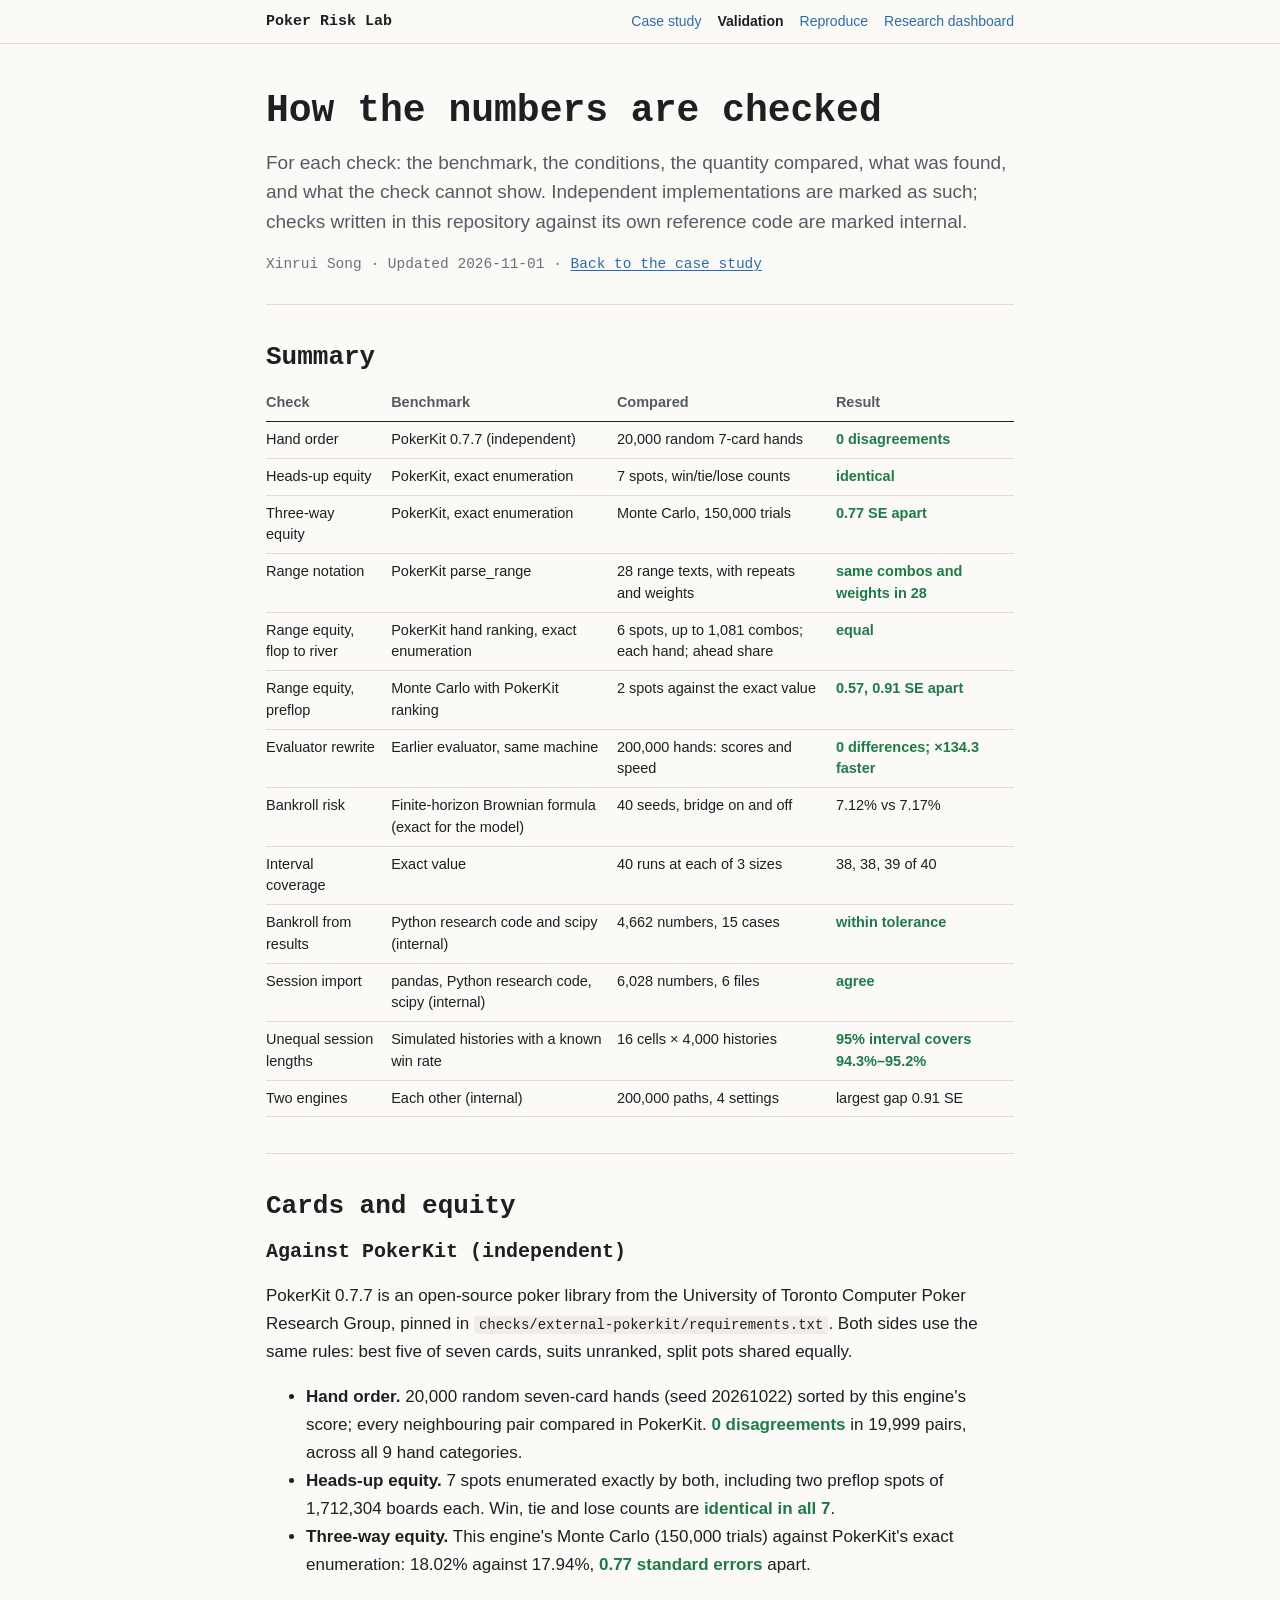
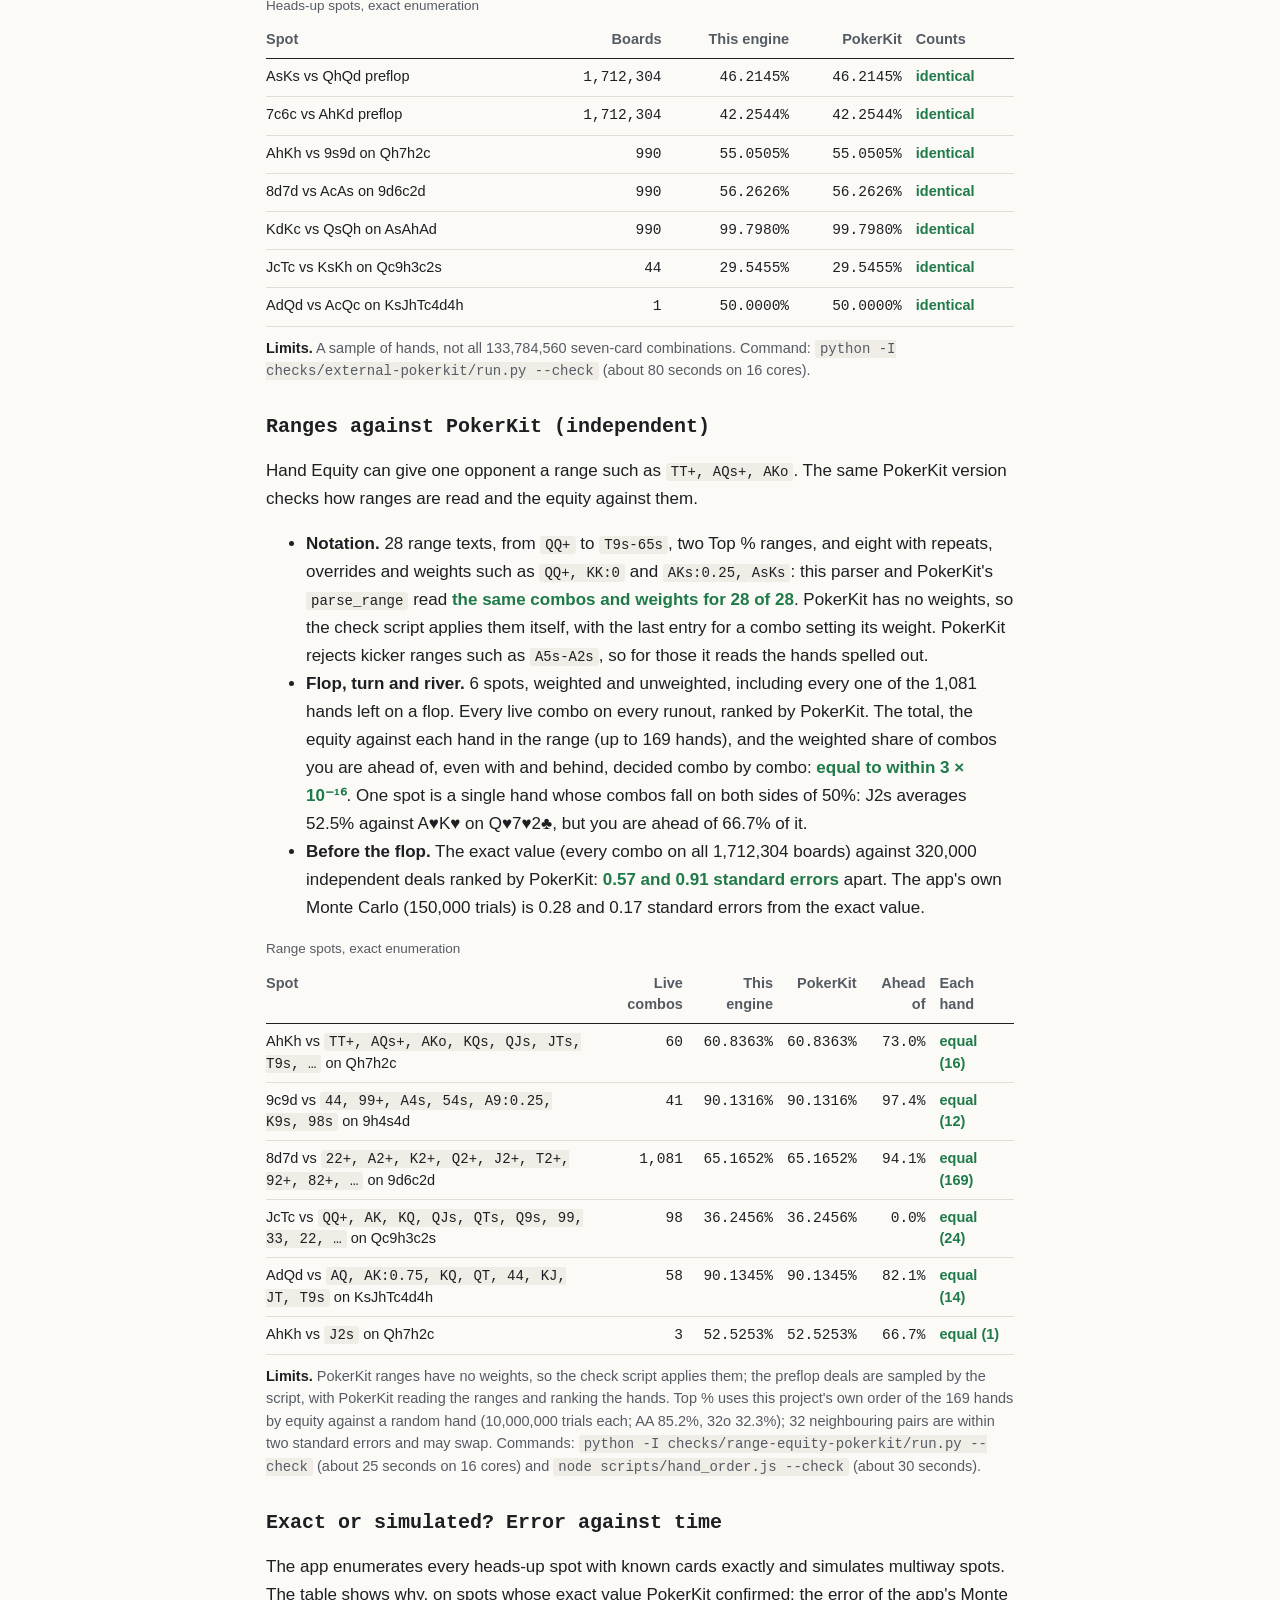
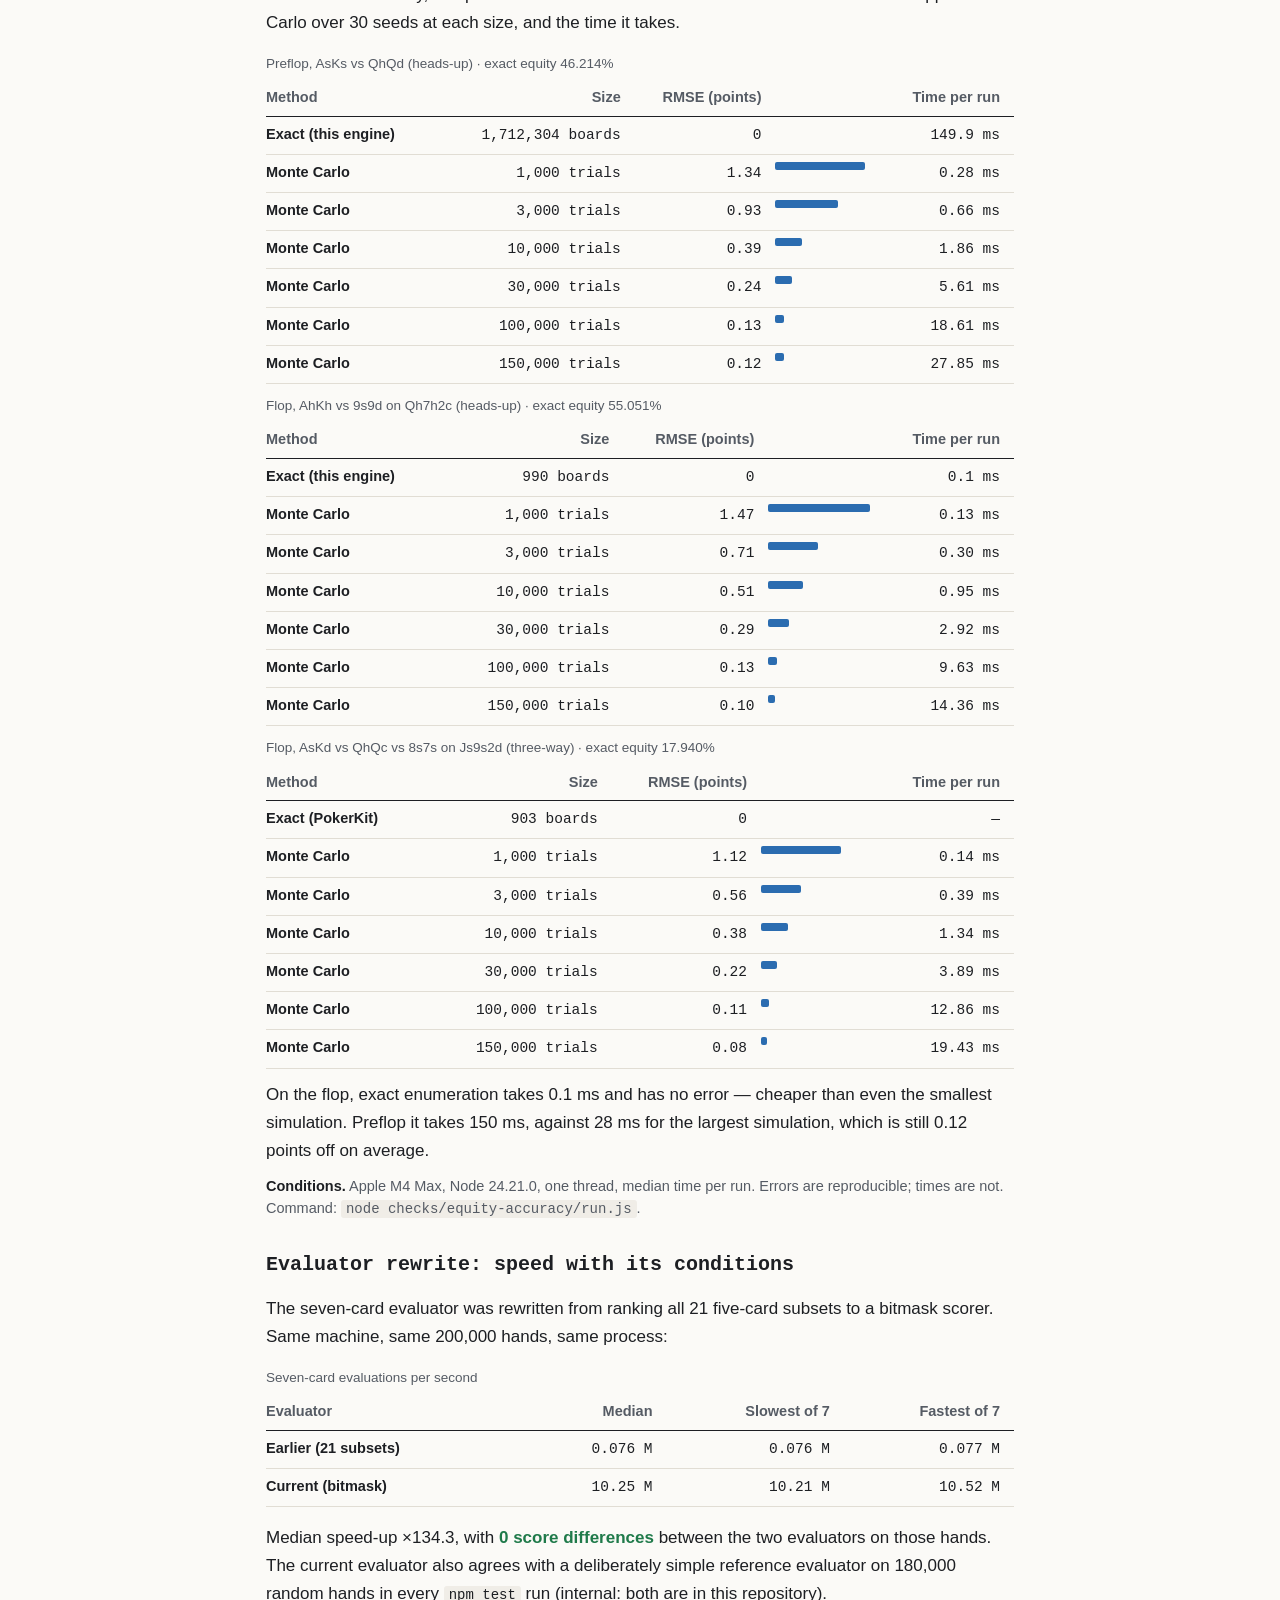
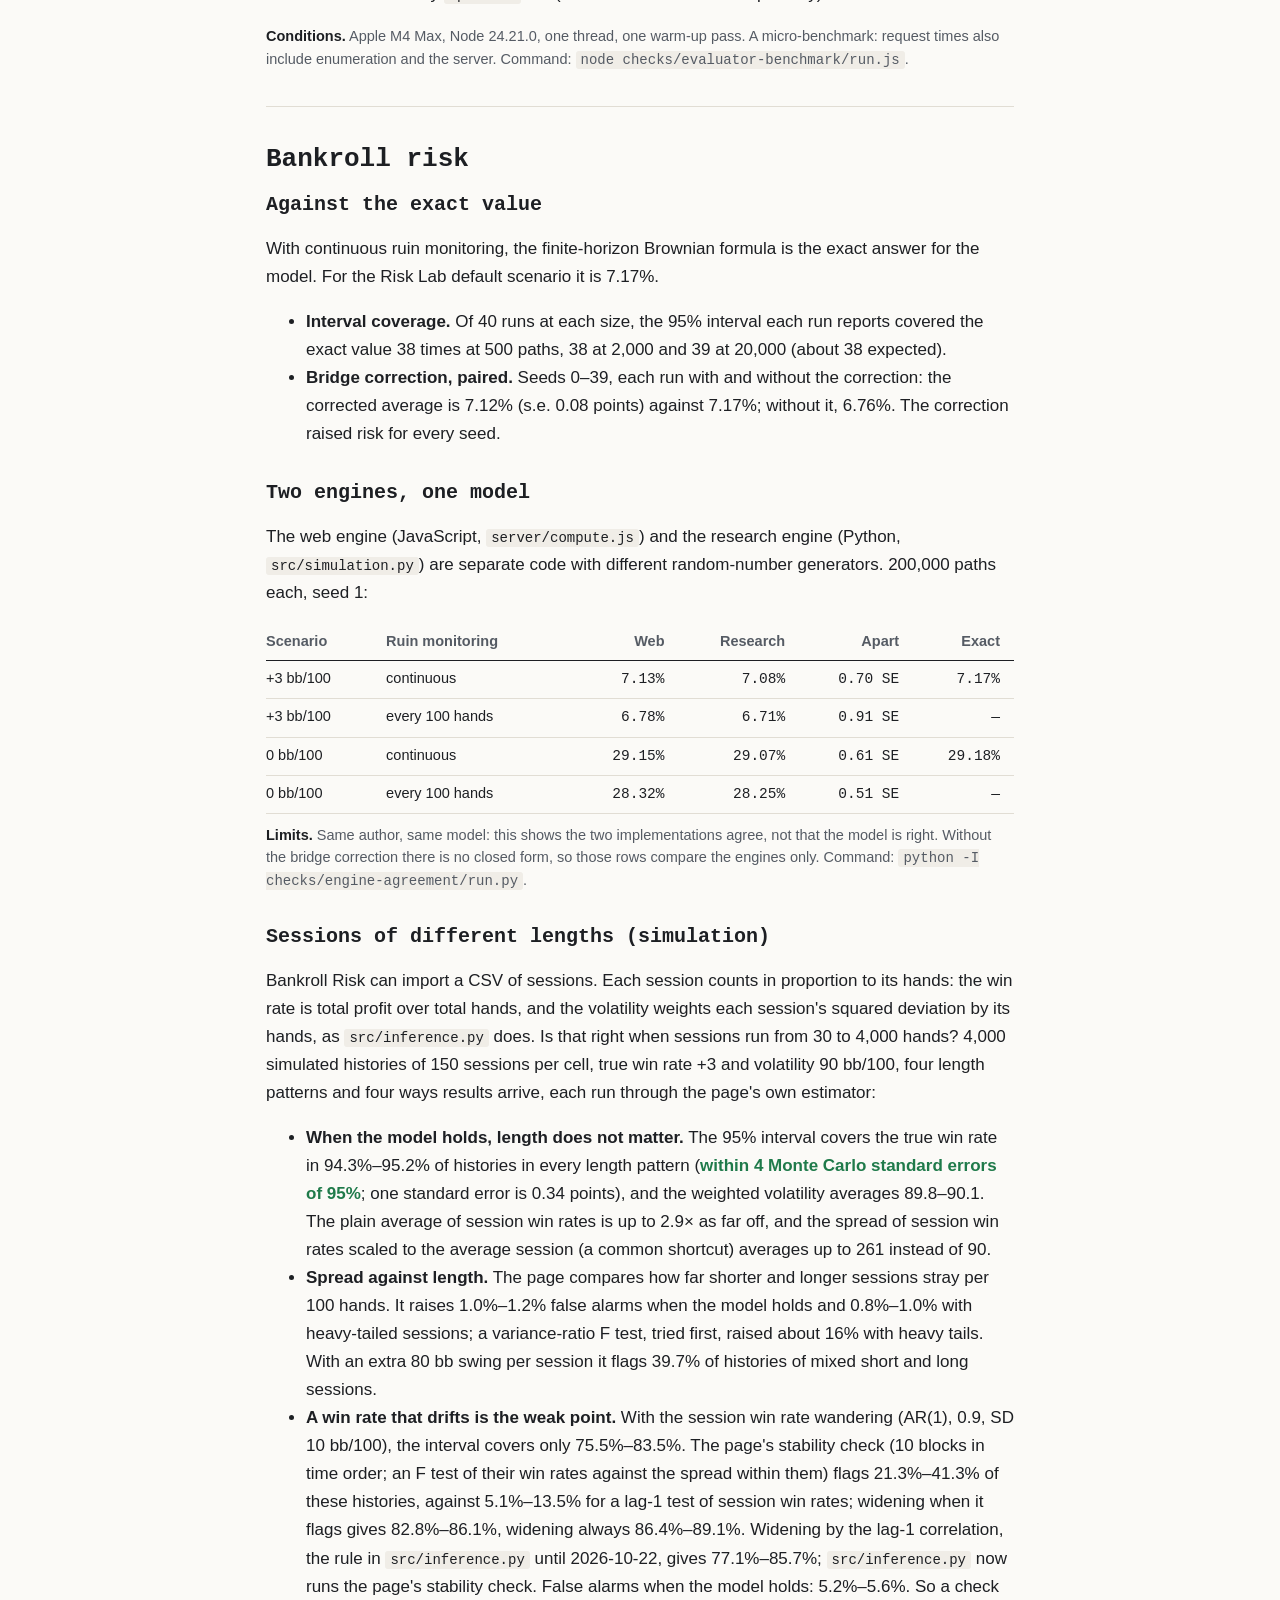
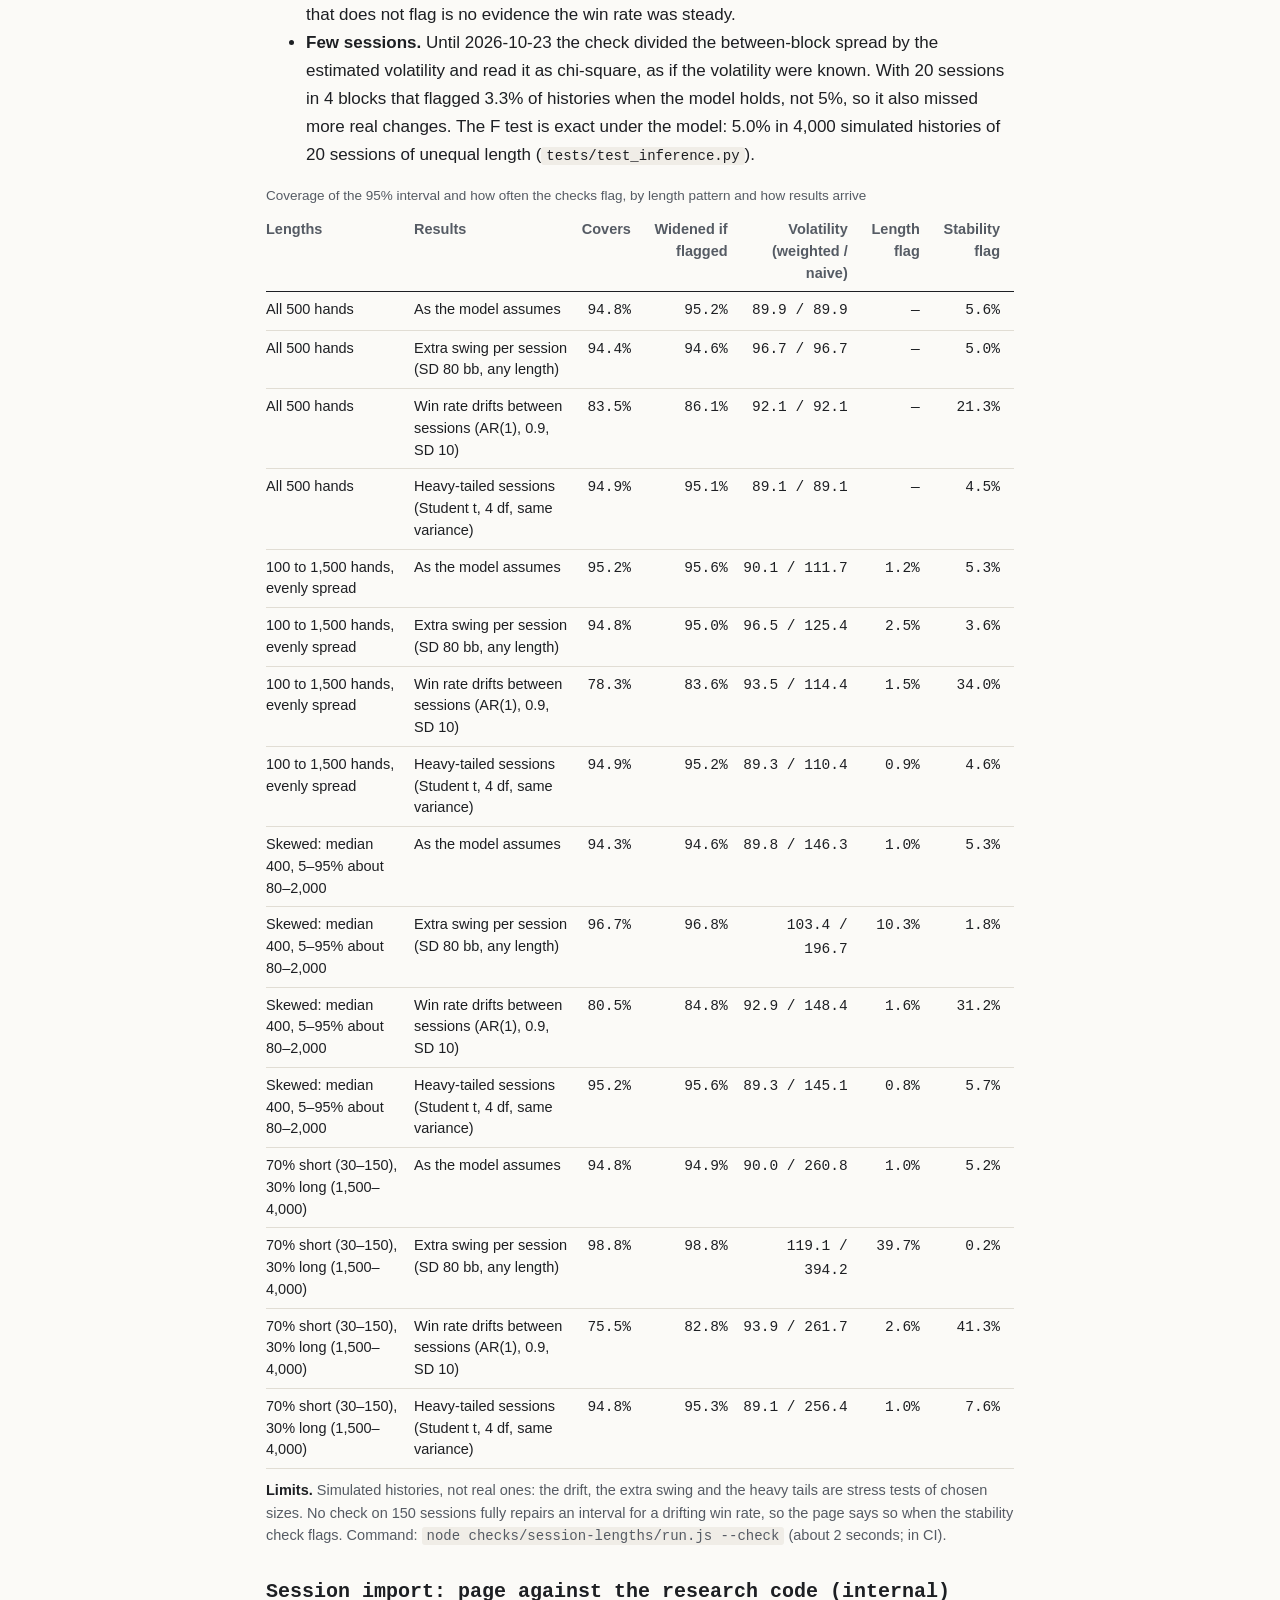
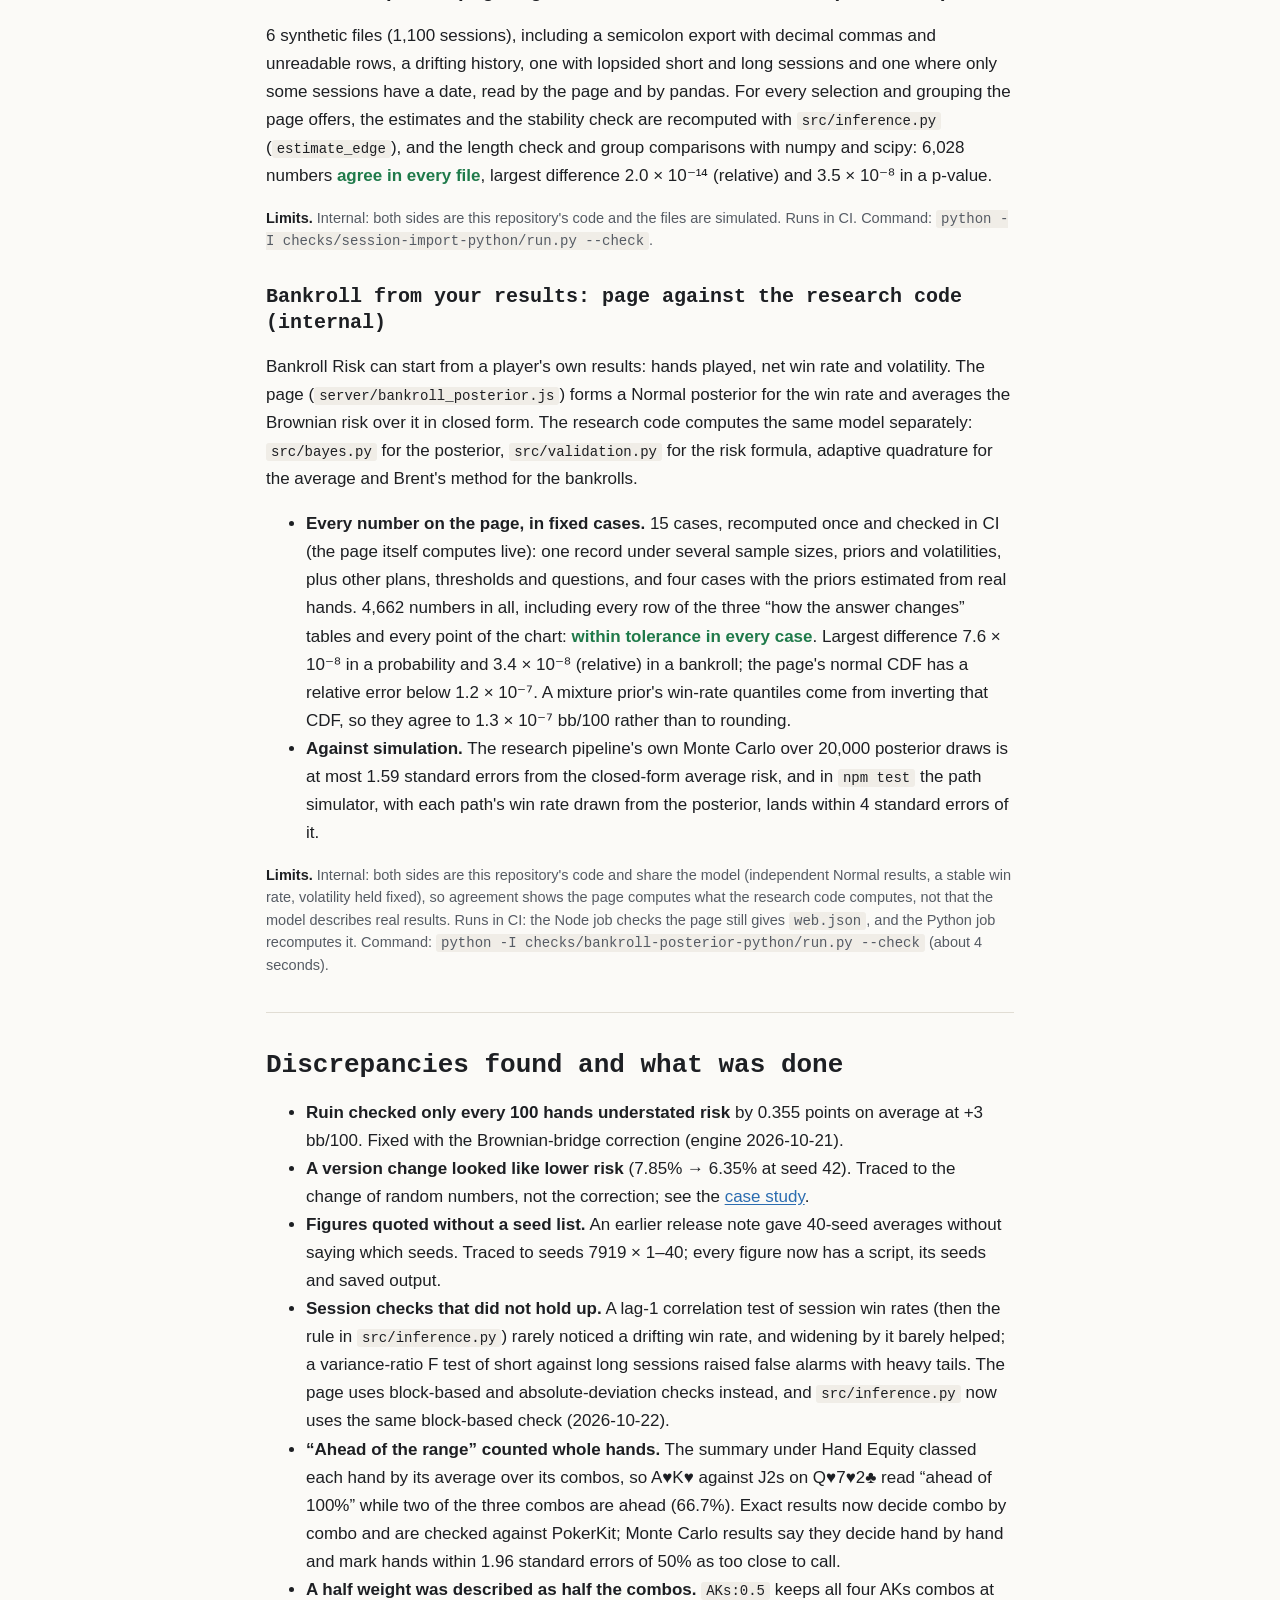
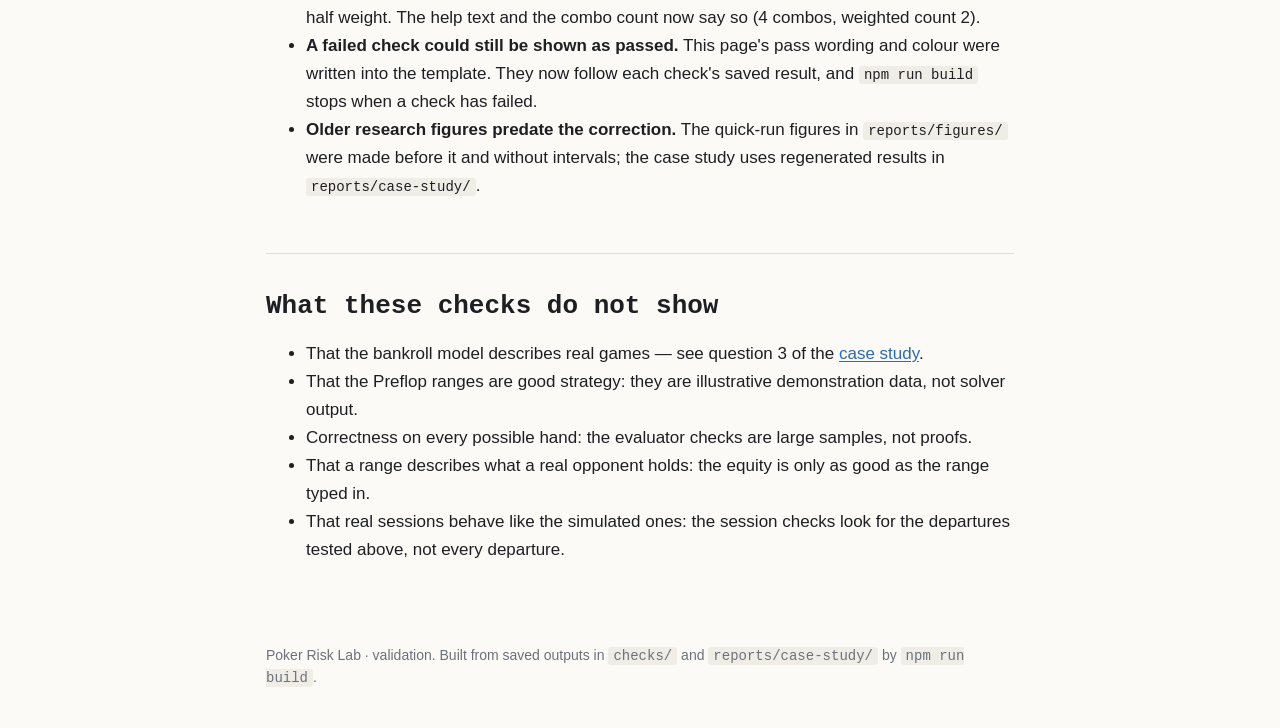
<file: projects/poker-risk-lab/case-study/validation.html>
<!doctype html>
<html lang="en">
<head>
<meta charset="utf-8">
<meta name="viewport" content="width=device-width,initial-scale=1">
<title>Poker Risk Lab — Validation</title>
<meta name="description" content="Which benchmarks the Poker Risk Lab engines are checked against, under what conditions, and what was found.">
<style>
:root{
  color-scheme:light dark;
  --bg:#fbfaf7;--surface:#fff;--surface2:#f3f1ec;--line:#e1ddd4;--control:#c9c3b8;--track:#efece6;
  --text:#1d1f23;--muted:#555b64;--dim:#6b717b;
  --accent:#2b6cb0;--warn:#b5801a;--ruin:#b23b52;--pos:#1f7a4a;
  --band:rgba(43,108,176,.16);--code:#f0ede7;--on-bar:#16181b;--on-pos:#fff;
  --sans:Arial,"Helvetica Neue",Helvetica,sans-serif;
  --mono:"Courier New",Courier,monospace;
  --radius:6px;
}
@media (prefers-color-scheme:dark){:root{
  --bg:#1a1a1c;--surface:#222225;--surface2:#29292d;--line:#38383d;--control:#55555c;--track:#2a2a2e;
  --text:#e9e7e2;--muted:#aaa79f;--dim:#8f8c85;
  --accent:#4a8fd8;--warn:#bf8a28;--ruin:#de5f74;--pos:#5cb784;
  --band:rgba(74,143,216,.2);--code:#2a2a2e;--on-pos:#16181b;
}}
*{box-sizing:border-box}
html{-webkit-text-size-adjust:100%}
body{margin:0;background:var(--bg);color:var(--text);font:17px/1.65 var(--sans)}
a{color:var(--accent);text-underline-offset:2px}
a:focus-visible,button:focus-visible,summary:focus-visible{outline:2px solid var(--accent);outline-offset:2px}
.wrap{max-width:780px;margin:0 auto;padding:0 16px}
.top{border-bottom:1px solid var(--line);background:var(--bg);position:sticky;top:0;z-index:5;font-family:var(--sans)}
.top .wrap{display:flex;flex-wrap:wrap;gap:6px 18px;align-items:center;justify-content:space-between;padding-top:10px;padding-bottom:10px}
.top strong{font:700 15px/1.4 var(--mono)}
.top nav{display:flex;flex-wrap:wrap;gap:4px 16px;font-size:14px}
.top nav a{text-decoration:none}
.top nav a:hover{text-decoration:underline}
.top nav a[aria-current="page"]{color:var(--text);font-weight:650}
h1,h2,h3{font-family:var(--mono);font-weight:700}
h1{font-size:clamp(28px,4.4vw,38px);line-height:1.2;margin:0 0 14px}
h2{font-size:26px;line-height:1.25;margin:0 0 12px}
h3{font-size:20px;line-height:1.3;margin:0 0 8px}
section{padding:36px 0;border-bottom:1px solid var(--line)}
section:last-of-type{border-bottom:0}
/* Article header: title, standfirst, byline */
.article-head{padding:44px 0 28px;border-bottom:1px solid var(--line)}
.lede{font-size:19px;line-height:1.55;color:var(--muted);margin:0 0 18px}
.byline{margin:0;font:14.5px/1.5 var(--mono);color:var(--dim)}
/* Numbered chapters; the number hangs in the margin on wide screens */
.chapter{position:relative}
.chapter-n{font:600 .8em/1 var(--mono);color:var(--accent);margin-right:.2em}
@media(min-width:900px){.chapter-n{position:absolute;right:100%;top:.32em;margin-right:.9em}}
.muted{color:var(--muted)}
.small{font-size:14px}
.card{margin:20px 0;padding:16px 0;border-top:1px solid var(--line);border-bottom:1px solid var(--line)}
article{margin:32px 0 0}
h2+article{margin-top:16px}
.control{display:flex;flex-wrap:wrap;align-items:center;gap:8px;margin:12px 0;font-family:var(--sans)}
.control>span{font-size:14px;color:var(--muted);margin-right:4px}
.control button{font:inherit;font-size:14px;min-height:40px;padding:6px 12px;border-radius:4px;border:1px solid var(--control);background:var(--surface);color:var(--text);cursor:pointer}
.control button[aria-pressed="true"]{border-color:var(--accent);background:var(--band);font-weight:650}
.explain{margin:12px 0 0}
.method,.limits{margin:10px 0 0;font:14.5px/1.55 var(--sans);color:var(--muted)}
.method strong,.limits strong{color:var(--text)}
/* Interval and dot charts (HTML, so text stays readable at any width) */
.chart{margin:8px 0 0;font-family:var(--sans)}
.row{display:grid;grid-template-columns:minmax(0,13rem) minmax(0,1fr);gap:4px 14px;align-items:center;margin:0 0 10px}
.row-label{font-size:14px;color:var(--muted);line-height:1.3}
.row-group{margin:16px 0 8px;font-size:13.5px;font-weight:650;color:var(--text)}.row-group:first-child{margin-top:0}
.track{position:relative;height:26px;border-radius:3px;background:var(--track)}
.bar{position:absolute;top:6px;height:14px;border-radius:2px;min-width:3px}
.bar.noise{background:var(--accent)}.bar.parameter{background:var(--warn)}.bar.model{background:var(--ruin)}.bar.fitted{background:var(--pos)}
.bar.band{top:3px;height:20px;background:var(--band)}
.value{position:absolute;top:3px;font-size:12.5px;color:var(--muted);white-space:nowrap}
.value.inside{color:var(--on-bar);font-weight:650}
.value.inside.fitted{color:var(--on-pos)}
.dot{position:absolute;width:8px;height:8px;margin-left:-4px;border-radius:50%;background:var(--accent)}
.point{position:absolute;top:8px;width:10px;height:10px;margin-left:-5px;border-radius:50%}
.whisker{position:absolute;top:12px;height:2px}
.ref{position:absolute;top:-4px;bottom:-4px;width:0;border-left:1.5px dashed var(--text)}
.axis{position:relative;height:20px;margin-left:calc(min(13rem,40%) + 14px);font-size:12px;color:var(--dim)}
.axis span{position:absolute;transform:translateX(-50%)}
.axis-title{font-size:12.5px;color:var(--dim);margin:4px 0 0}
.legend{display:flex;flex-wrap:wrap;gap:4px 16px;font:13px/1.5 var(--sans);color:var(--muted);margin:6px 0 0}
.legend i{display:inline-block;width:12px;height:12px;border-radius:2px;margin-right:6px;vertical-align:-1px}
.model-card{margin:12px 0 0;padding:12px 14px;border-radius:var(--radius);background:var(--surface2);border:1px solid var(--line)}
.model-card p{margin:0 0 6px}
.model-card dl{display:grid;grid-template-columns:repeat(auto-fit,minmax(8.5rem,1fr));gap:10px 16px;margin:10px 0 0;font-family:var(--sans)}
.model-card dt{font-size:12.5px;color:var(--muted)}
.model-card dd{margin:0;font:650 17px/1.35 var(--mono)}
.model-card dd .sub{display:block;font:12.5px/1.4 var(--sans);color:var(--muted)}
/* Tables */
.table-wrap{overflow-x:auto;margin:12px 0 0}
table{border-collapse:collapse;width:100%;font:14.5px/1.5 var(--sans)}
table.short{width:auto;min-width:min(100%,520px)}
caption{text-align:left;color:var(--muted);font-size:13.5px;padding:0 0 6px}
th,td{padding:7px 14px 7px 0;text-align:left;vertical-align:top;border-bottom:1px solid var(--line)}
thead th{color:var(--muted);font-weight:600;border-bottom-color:var(--text)}
td.num,th.num{text-align:right;font-variant-numeric:tabular-nums}
td.num{font:14.5px/1.6 var(--mono)}
th.group{padding-top:14px;color:var(--text);font-weight:650;border-bottom-color:var(--line)}
table.row-labels tbody th[scope="row"]{min-width:11rem}
.cell-sub{display:block;font:12.5px/1.4 var(--sans);color:var(--muted);white-space:nowrap}
code{font:14px/1.4 var(--mono);background:var(--code);padding:1px 5px;border-radius:3px;overflow-wrap:anywhere}
/* Reproduce: one command per figure, shown as a terminal line */
.repro{margin:16px 0 0}
.repro dt{font:600 15px/1.4 var(--sans);margin:20px 0 6px}
.repro dt:first-child{margin-top:0}
.repro dd{margin:0}
.cmd{margin:0;padding:9px 12px;background:var(--code);border-radius:4px;overflow-x:auto;font:14px/1.5 var(--mono)}
.cmd code{padding:0;background:none;overflow-wrap:normal;white-space:pre}
.cmd code::before{content:"$ ";color:var(--dim)}
.repro-meta{margin:6px 0 0;font:13.5px/1.5 var(--sans);color:var(--muted)}
details{margin:10px 0 0}
summary{cursor:pointer;color:var(--accent);font:14px/1.5 var(--sans)}
ol.steps{padding-left:22px}
ol.steps li{margin:0 0 8px}
.pass{color:var(--pos);font-weight:650}
.fail{color:var(--ruin);font-weight:650}
.note{border-left:3px solid var(--warn);padding:2px 0 2px 12px;color:var(--muted)}
footer{padding:28px 0 40px;color:var(--dim);font:14px/1.5 var(--sans)}
@media(max-width:720px){
  body{font-size:16px}
  .lede{font-size:18px}
  .row{grid-template-columns:1fr}
  .axis{margin-left:0}
}
@media print{.top{position:static}}
.sr-only{position:absolute;width:1px;height:1px;padding:0;margin:-1px;overflow:hidden;clip:rect(0,0,0,0);white-space:nowrap;border:0}
figure{margin:16px 0 0}
[id]{scroll-margin-top:72px}
@media(max-width:720px){.top{position:static}[id]{scroll-margin-top:8px}}
</style>
</head>
<body>
<header class="top"><div class="wrap">
  <strong>Poker Risk Lab</strong>
  <nav aria-label="Case study">
    <a href="./">Case study</a>
    <a href="validation.html" aria-current="page">Validation</a>
    <a href="./#reproduce">Reproduce</a>
    <a href="../dashboard/">Research dashboard</a>
  </nav>
</div></header>

<main class="wrap">
<header class="article-head">
  <h1 id="title">How the numbers are checked</h1>
  <p class="lede">For each check: the benchmark, the conditions, the quantity compared, what was found, and what the check cannot show. Independent implementations are marked as such; checks written in this repository against its own reference code are marked internal.</p>
  <p class="byline">Xinrui Song · Updated 2026-11-01 · <a href="./">Back to the case study</a></p>
</header>

<section aria-labelledby="summary">
  <h2 id="summary">Summary</h2>
  <div class="table-wrap"><table>
    <thead><tr><th>Check</th><th>Benchmark</th><th>Compared</th><th>Result</th></tr></thead>
    <tbody id="table-summary"></tbody>
  </table></div>
</section>

<section aria-labelledby="cards">
  <h2 id="cards">Cards and equity</h2>

  <article aria-labelledby="pk">
    <h3 id="pk">Against PokerKit (independent)</h3>
    <p>PokerKit 0.7.7 is an open-source poker library from the University of Toronto Computer Poker Research Group, pinned in <code>checks/external-pokerkit/requirements.txt</code>. Both sides use the same rules: best five of seven cards, suits unranked, split pots shared equally.</p>
    <ul>
      <li><strong>Hand order.</strong> 20,000 random seven-card hands (seed 20261022) sorted by this engine's score; every neighbouring pair compared in PokerKit. <span class="pass">0 disagreements</span> in 19,999 pairs, across all 9 hand categories.</li>
      <li><strong>Heads-up equity.</strong> 7 spots enumerated exactly by both, including two preflop spots of 1,712,304 boards each. Win, tie and lose counts are <span class="pass">identical in all 7</span>.</li>
      <li><strong>Three-way equity.</strong> This engine's Monte Carlo (150,000 trials) against PokerKit's exact enumeration: 18.02% against 17.94%, <span class="pass">0.77 standard errors</span> apart.</li>
    </ul>
    <div class="table-wrap"><table>
      <caption>Heads-up spots, exact enumeration</caption>
      <thead><tr><th>Spot</th><th class="num">Boards</th><th class="num">This engine</th><th class="num">PokerKit</th><th>Counts</th></tr></thead>
      <tbody id="table-pk"></tbody>
    </table></div>
    <p class="limits"><strong>Limits.</strong> A sample of hands, not all 133,784,560 seven-card combinations. Command: <code>python -I checks/external-pokerkit/run.py --check</code> (about 80 seconds on 16 cores).</p>
  </article>

  <article aria-labelledby="ranges">
    <h3 id="ranges">Ranges against PokerKit (independent)</h3>
    <p>Hand Equity can give one opponent a range such as <code>TT+, AQs+, AKo</code>. The same PokerKit version checks how ranges are read and the equity against them.</p>
    <ul>
      <li><strong>Notation.</strong> 28 range texts, from <code>QQ+</code> to <code>T9s-65s</code>, two Top % ranges, and eight with repeats, overrides and weights such as <code>QQ+, KK:0</code> and <code>AKs:0.25, AsKs</code>: this parser and PokerKit's <code>parse_range</code> read <span class="pass">the same combos and weights for 28 of 28</span>. PokerKit has no weights, so the check script applies them itself, with the last entry for a combo setting its weight. PokerKit rejects kicker ranges such as <code>A5s-A2s</code>, so for those it reads the hands spelled out.</li>
      <li><strong>Flop, turn and river.</strong> 6 spots, weighted and unweighted, including every one of the 1,081 hands left on a flop. Every live combo on every runout, ranked by PokerKit. The total, the equity against each hand in the range (up to 169 hands), and the weighted share of combos you are ahead of, even with and behind, decided combo by combo: <span class="pass">equal to within 3 × 10⁻¹⁶</span>. One spot is a single hand whose combos fall on both sides of 50%: J2s averages 52.5% against A♥K♥ on Q♥7♥2♣, but you are ahead of 66.7% of it.</li>
      <li><strong>Before the flop.</strong> The exact value (every combo on all 1,712,304 boards) against 320,000 independent deals ranked by PokerKit: <span class="pass">0.57 and 0.91 standard errors</span> apart. The app's own Monte Carlo (150,000 trials) is 0.28 and 0.17 standard errors from the exact value.</li>
    </ul>
    <div class="table-wrap"><table>
      <caption>Range spots, exact enumeration</caption>
      <thead><tr><th>Spot</th><th class="num">Live combos</th><th class="num">This engine</th><th class="num">PokerKit</th><th class="num">Ahead of</th><th>Each hand</th></tr></thead>
      <tbody id="table-ranges"></tbody>
    </table></div>
    <p class="limits"><strong>Limits.</strong> PokerKit ranges have no weights, so the check script applies them; the preflop deals are sampled by the script, with PokerKit reading the ranges and ranking the hands. Top % uses this project's own order of the 169 hands by equity against a random hand (10,000,000 trials each; AA 85.2%, 32o 32.3%); 32 neighbouring pairs are within two standard errors and may swap. Commands: <code>python -I checks/range-equity-pokerkit/run.py --check</code> (about 25 seconds on 16 cores) and <code>node scripts/hand_order.js --check</code> (about 30 seconds).</p>
  </article>

  <article aria-labelledby="acc">
    <h3 id="acc">Exact or simulated? Error against time</h3>
    <p>The app enumerates every heads-up spot with known cards exactly and simulates multiway spots. The table shows why, on spots whose exact value PokerKit confirmed: the error of the app's Monte Carlo over 30 seeds at each size, and the time it takes.</p>
    <div id="table-acc"></div>
    <p class="explain">On the flop, exact enumeration takes 0.1 ms and has no error — cheaper than even the smallest simulation. Preflop it takes 150 ms, against 28 ms for the largest simulation, which is still 0.12 points off on average.</p>
    <p class="limits"><strong>Conditions.</strong> Apple M4 Max, Node 24.21.0, one thread, median time per run. Errors are reproducible; times are not. Command: <code>node checks/equity-accuracy/run.js</code>.</p>
  </article>

  <article aria-labelledby="eval">
    <h3 id="eval">Evaluator rewrite: speed with its conditions</h3>
    <p>The seven-card evaluator was rewritten from ranking all 21 five-card subsets to a bitmask scorer. Same machine, same 200,000 hands, same process:</p>
    <div class="table-wrap"><table>
      <thead><tr><th>Evaluator</th><th class="num">Median</th><th class="num">Slowest of 7</th><th class="num">Fastest of 7</th></tr></thead>
      <tbody>
        <tr><th scope="row">Earlier (21 subsets)</th><td class="num">0.076 M</td><td class="num">0.076 M</td><td class="num">0.077 M</td></tr>
        <tr><th scope="row">Current (bitmask)</th><td class="num">10.25 M</td><td class="num">10.21 M</td><td class="num">10.52 M</td></tr>
      </tbody>
      <caption>Seven-card evaluations per second</caption>
    </table></div>
    <p>Median speed-up ×134.3, with <span class="pass">0 score differences</span> between the two evaluators on those hands. The current evaluator also agrees with a deliberately simple reference evaluator on 180,000 random hands in every <code>npm test</code> run (internal: both are in this repository).</p>
    <p class="limits"><strong>Conditions.</strong> Apple M4 Max, Node 24.21.0, one thread, one warm-up pass. A micro-benchmark: request times also include enumeration and the server. Command: <code>node checks/evaluator-benchmark/run.js</code>.</p>
  </article>
</section>

<section aria-labelledby="bankroll">
  <h2 id="bankroll">Bankroll risk</h2>

  <article aria-labelledby="exact">
    <h3 id="exact">Against the exact value</h3>
    <p>With continuous ruin monitoring, the finite-horizon Brownian formula is the exact answer for the model. For the Risk Lab default scenario it is 7.17%.</p>
    <ul>
      <li><strong>Interval coverage.</strong> Of 40 runs at each size, the 95% interval each run reports covered the exact value 38 times at 500 paths, 38 at 2,000 and 39 at 20,000 (about 38 expected).</li>
      <li><strong>Bridge correction, paired.</strong> Seeds 0–39, each run with and without the correction: the corrected average is 7.12% (s.e. 0.08 points) against 7.17%; without it, 6.76%. The correction raised risk for every seed.</li>
    </ul>
  </article>

  <article aria-labelledby="engines">
    <h3 id="engines">Two engines, one model</h3>
    <p>The web engine (JavaScript, <code>server/compute.js</code>) and the research engine (Python, <code>src/simulation.py</code>) are separate code with different random-number generators. 200,000 paths each, seed 1:</p>
    <div class="table-wrap"><table>
      <thead><tr><th>Scenario</th><th>Ruin monitoring</th><th class="num">Web</th><th class="num">Research</th><th class="num">Apart</th><th class="num">Exact</th></tr></thead>
      <tbody id="table-engines"></tbody>
    </table></div>
    <p class="limits"><strong>Limits.</strong> Same author, same model: this shows the two implementations agree, not that the model is right. Without the bridge correction there is no closed form, so those rows compare the engines only. Command: <code>python -I checks/engine-agreement/run.py</code>.</p>
  </article>

  <article aria-labelledby="sessions">
    <h3 id="sessions">Sessions of different lengths (simulation)</h3>
    <p>Bankroll Risk can import a CSV of sessions. Each session counts in proportion to its hands: the win rate is total profit over total hands, and the volatility weights each session's squared deviation by its hands, as <code>src/inference.py</code> does. Is that right when sessions run from 30 to 4,000 hands? 4,000 simulated histories of 150 sessions per cell, true win rate +3 and volatility 90 bb/100, four length patterns and four ways results arrive, each run through the page's own estimator:</p>
    <ul>
      <li><strong>When the model holds, length does not matter.</strong> The 95% interval covers the true win rate in 94.3%–95.2% of histories in every length pattern (<span class="pass">within 4 Monte Carlo standard errors of 95%</span>; one standard error is 0.34 points), and the weighted volatility averages 89.8–90.1. The plain average of session win rates is up to 2.9× as far off, and the spread of session win rates scaled to the average session (a common shortcut) averages up to 261 instead of 90.</li>
      <li><strong>Spread against length.</strong> The page compares how far shorter and longer sessions stray per 100 hands. It raises 1.0%–1.2% false alarms when the model holds and 0.8%–1.0% with heavy-tailed sessions; a variance-ratio F test, tried first, raised about 16% with heavy tails. With an extra 80 bb swing per session it flags 39.7% of histories of mixed short and long sessions.</li>
      <li><strong>A win rate that drifts is the weak point.</strong> With the session win rate wandering (AR(1), 0.9, SD 10 bb/100), the interval covers only 75.5%–83.5%. The page's stability check (10 blocks in time order; an F test of their win rates against the spread within them) flags 21.3%–41.3% of these histories, against 5.1%–13.5% for a lag-1 test of session win rates; widening when it flags gives 82.8%–86.1%, widening always 86.4%–89.1%. Widening by the lag-1 correlation, the rule in <code>src/inference.py</code> until 2026-10-22, gives 77.1%–85.7%; <code>src/inference.py</code> now runs the page's stability check. False alarms when the model holds: 5.2%–5.6%. So a check that does not flag is no evidence the win rate was steady.</li>
      <li><strong>Few sessions.</strong> Until 2026-10-23 the check divided the between-block spread by the estimated volatility and read it as chi-square, as if the volatility were known. With 20 sessions in 4 blocks that flagged 3.3% of histories when the model holds, not 5%, so it also missed more real changes. The F test is exact under the model: 5.0% in 4,000 simulated histories of 20 sessions of unequal length (<code>tests/test_inference.py</code>).</li>
    </ul>
    <div class="table-wrap"><table>
      <caption>Coverage of the 95% interval and how often the checks flag, by length pattern and how results arrive</caption>
      <thead><tr><th>Lengths</th><th>Results</th><th class="num">Covers</th><th class="num">Widened if flagged</th><th class="num">Volatility (weighted / naive)</th><th class="num">Length flag</th><th class="num">Stability flag</th></tr></thead>
      <tbody id="table-lengths"></tbody>
    </table></div>
    <p class="limits"><strong>Limits.</strong> Simulated histories, not real ones: the drift, the extra swing and the heavy tails are stress tests of chosen sizes. No check on 150 sessions fully repairs an interval for a drifting win rate, so the page says so when the stability check flags. Command: <code>node checks/session-lengths/run.js --check</code> (about 2 seconds; in CI).</p>
  </article>

  <article aria-labelledby="session-import">
    <h3 id="session-import">Session import: page against the research code (internal)</h3>
    <p>6 synthetic files (1,100 sessions), including a semicolon export with decimal commas and unreadable rows, a drifting history, one with lopsided short and long sessions and one where only some sessions have a date, read by the page and by pandas. For every selection and grouping the page offers, the estimates and the stability check are recomputed with <code>src/inference.py</code> (<code>estimate_edge</code>), and the length check and group comparisons with numpy and scipy: 6,028 numbers <span class="pass">agree in every file</span>, largest difference 2.0 × 10⁻¹⁴ (relative) and 3.5 × 10⁻⁸ in a p-value.</p>
    <p class="limits"><strong>Limits.</strong> Internal: both sides are this repository's code and the files are simulated. Runs in CI. Command: <code>python -I checks/session-import-python/run.py --check</code>.</p>
  </article>

  <article aria-labelledby="posterior">
    <h3 id="posterior">Bankroll from your results: page against the research code (internal)</h3>
    <p>Bankroll Risk can start from a player's own results: hands played, net win rate and volatility. The page (<code>server/bankroll_posterior.js</code>) forms a Normal posterior for the win rate and averages the Brownian risk over it in closed form. The research code computes the same model separately: <code>src/bayes.py</code> for the posterior, <code>src/validation.py</code> for the risk formula, adaptive quadrature for the average and Brent's method for the bankrolls.</p>
    <ul>
      <li><strong>Every number on the page, in fixed cases.</strong> 15 cases, recomputed once and checked in CI (the page itself computes live): one record under several sample sizes, priors and volatilities, plus other plans, thresholds and questions, and four cases with the priors estimated from real hands. 4,662 numbers in all, including every row of the three “how the answer changes” tables and every point of the chart: <span class="pass">within tolerance in every case</span>. Largest difference 7.6 × 10⁻⁸ in a probability and 3.4 × 10⁻⁸ (relative) in a bankroll; the page's normal CDF has a relative error below 1.2 × 10⁻⁷. A mixture prior's win-rate quantiles come from inverting that CDF, so they agree to 1.3 × 10⁻⁷ bb/100 rather than to rounding.</li>
      <li><strong>Against simulation.</strong> The research pipeline's own Monte Carlo over 20,000 posterior draws is at most 1.59 standard errors from the closed-form average risk, and in <code>npm test</code> the path simulator, with each path's win rate drawn from the posterior, lands within 4 standard errors of it.</li>
    </ul>
    <p class="limits"><strong>Limits.</strong> Internal: both sides are this repository's code and share the model (independent Normal results, a stable win rate, volatility held fixed), so agreement shows the page computes what the research code computes, not that the model describes real results. Runs in CI: the Node job checks the page still gives <code>web.json</code>, and the Python job recomputes it. Command: <code>python -I checks/bankroll-posterior-python/run.py --check</code> (about 4 seconds).</p>
  </article>
</section>

<section aria-labelledby="found">
  <h2 id="found">Discrepancies found and what was done</h2>
  <ul>
    <li><strong>Ruin checked only every 100 hands understated risk</strong> by 0.355 points on average at +3 bb/100. Fixed with the Brownian-bridge correction (engine 2026-10-21).</li>
    <li><strong>A version change looked like lower risk</strong> (7.85% → 6.35% at seed 42). Traced to the change of random numbers, not the correction; see the <a href="./#investigation">case study</a>.</li>
    <li><strong>Figures quoted without a seed list.</strong> An earlier release note gave 40-seed averages without saying which seeds. Traced to seeds 7919 × 1–40; every figure now has a script, its seeds and saved output.</li>
    <li><strong>Session checks that did not hold up.</strong> A lag-1 correlation test of session win rates (then the rule in <code>src/inference.py</code>) rarely noticed a drifting win rate, and widening by it barely helped; a variance-ratio F test of short against long sessions raised false alarms with heavy tails. The page uses block-based and absolute-deviation checks instead, and <code>src/inference.py</code> now uses the same block-based check (2026-10-22).</li>
    <li><strong>“Ahead of the range” counted whole hands.</strong> The summary under Hand Equity classed each hand by its average over its combos, so A♥K♥ against J2s on Q♥7♥2♣ read “ahead of 100%” while two of the three combos are ahead (66.7%). Exact results now decide combo by combo and are checked against PokerKit; Monte Carlo results say they decide hand by hand and mark hands within 1.96 standard errors of 50% as too close to call.</li>
    <li><strong>A half weight was described as half the combos.</strong> <code>AKs:0.5</code> keeps all four AKs combos at half weight. The help text and the combo count now say so (4 combos, weighted count 2).</li>
    <li><strong>A failed check could still be shown as passed.</strong> This page's pass wording and colour were written into the template. They now follow each check's saved result, and <code>npm run build</code> stops when a check has failed.</li>
    <li><strong>Older research figures predate the correction.</strong> The quick-run figures in <code>reports/figures/</code> were made before it and without intervals; the case study uses regenerated results in <code>reports/case-study/</code>.</li>
  </ul>
</section>

<section aria-labelledby="not">
  <h2 id="not">What these checks do not show</h2>
  <ul>
    <li>That the bankroll model describes real games — see question 3 of the <a href="./">case study</a>.</li>
    <li>That the Preflop ranges are good strategy: they are illustrative demonstration data, not solver output.</li>
    <li>Correctness on every possible hand: the evaluator checks are large samples, not proofs.</li>
    <li>That a range describes what a real opponent holds: the equity is only as good as the range typed in.</li>
    <li>That real sessions behave like the simulated ones: the session checks look for the departures tested above, not every departure.</li>
  </ul>
</section>
</main>

<footer><div class="wrap">Poker Risk Lab · validation. Built from saved outputs in <code>checks/</code> and <code>reports/case-study/</code> by <code>npm run build</code>.</div></footer>

<script id="data" type="application/json">{"summary":[{"check":"Hand order","benchmark":"PokerKit 0.7.7 (independent)","compared":"20,000 random 7-card hands","result":"0 disagreements","ok":true},{"check":"Heads-up equity","benchmark":"PokerKit, exact enumeration","compared":"7 spots, win/tie/lose counts","result":"identical","ok":true},{"check":"Three-way equity","benchmark":"PokerKit, exact enumeration","compared":"Monte Carlo, 150,000 trials","result":"0.77 SE apart","ok":true},{"check":"Range notation","benchmark":"PokerKit parse_range","compared":"28 range texts, with repeats and weights","result":"same combos and weights in 28","ok":true},{"check":"Range equity, flop to river","benchmark":"PokerKit hand ranking, exact enumeration","compared":"6 spots, up to 1,081 combos; each hand; ahead share","result":"equal","ok":true},{"check":"Range equity, preflop","benchmark":"Monte Carlo with PokerKit ranking","compared":"2 spots against the exact value","result":"0.57, 0.91 SE apart","ok":true},{"check":"Evaluator rewrite","benchmark":"Earlier evaluator, same machine","compared":"200,000 hands: scores and speed","result":"0 differences; ×134.3 faster","ok":true},{"check":"Bankroll risk","benchmark":"Finite-horizon Brownian formula (exact for the model)","compared":"40 seeds, bridge on and off","result":"7.12% vs 7.17%"},{"check":"Interval coverage","benchmark":"Exact value","compared":"40 runs at each of 3 sizes","result":"38, 38, 39 of 40"},{"check":"Bankroll from results","benchmark":"Python research code and scipy (internal)","compared":"4,662 numbers, 15 cases","result":"within tolerance","ok":true},{"check":"Session import","benchmark":"pandas, Python research code, scipy (internal)","compared":"6,028 numbers, 6 files","result":"agree","ok":true},{"check":"Unequal session lengths","benchmark":"Simulated histories with a known win rate","compared":"16 cells × 4,000 histories","result":"95% interval covers 94.3%–95.2%","ok":true},{"check":"Two engines","benchmark":"Each other (internal)","compared":"200,000 paths, 4 settings","result":"largest gap 0.91 SE"}],"pokerkit":[{"id":"preflop-AKs-vs-QQ","hero":"AsKs","villain":"QhQd","board":"","runouts":1712304,"ours":{"win":787966,"tie":6732,"lose":917606,"equity":0.46214457245909607},"pokerkit":{"win":787966,"tie":6732,"lose":917606,"equity":0.46214457245909607},"match":true},{"id":"preflop-76s-vs-AKo","hero":"7c6c","villain":"AhKd","board":"","runouts":1712304,"ours":{"win":720259,"tie":6530,"lose":985515,"equity":0.4225441276782627},"pokerkit":{"win":720259,"tie":6530,"lose":985515,"equity":0.4225441276782627},"match":true},{"id":"flop-flush-draw","hero":"AhKh","villain":"9s9d","board":"Qh7h2c","runouts":990,"ours":{"win":545,"tie":0,"lose":445,"equity":0.5505050505050505},"pokerkit":{"win":545,"tie":0,"lose":445,"equity":0.5505050505050505},"match":true},{"id":"flop-combo-draw","hero":"8d7d","villain":"AcAs","board":"9d6c2d","runouts":990,"ours":{"win":557,"tie":0,"lose":433,"equity":0.5626262626262626},"pokerkit":{"win":557,"tie":0,"lose":433,"equity":0.5626262626262626},"match":true},{"id":"flop-trips-board","hero":"KdKc","villain":"QsQh","board":"AsAhAd","runouts":990,"ours":{"win":987,"tie":2,"lose":1,"equity":0.997979797979798},"pokerkit":{"win":987,"tie":2,"lose":1,"equity":0.997979797979798},"match":true},{"id":"turn-flush-draw","hero":"JcTc","villain":"KsKh","board":"Qc9h3c2s","runouts":44,"ours":{"win":13,"tie":0,"lose":31,"equity":0.29545454545454547},"pokerkit":{"win":13,"tie":0,"lose":31,"equity":0.29545454545454547},"match":true},{"id":"river-split","hero":"AdQd","villain":"AcQc","board":"KsJhTc4d4h","runouts":1,"ours":{"win":0,"tie":1,"lose":0,"equity":0.5},"pokerkit":{"win":0,"tie":1,"lose":0,"equity":0.5},"match":true}],"ranges":[{"id":"flop-draw-vs-mixed-range","hero":"AhKh","board":"Qh7h2c","range":"TT+, AQs+, AKo, KQs, QJs, JTs, T9s, 98s, 76s:0.5, A5s:0.5, A4s:0.5","combos":60,"hands":16,"ours":0.6083629083629083,"pokerkit":0.6083629083629083,"ahead":0.72972972973,"match":true},{"id":"flop-set-vs-paired-board","hero":"9c9d","board":"9h4s4d","range":"44, 99+, A4s, 54s, A9:0.25, K9s, 98s","combos":41,"hands":12,"ours":0.901315789473684,"pokerkit":0.9013157894736842,"ahead":0.973684210526,"match":true},{"id":"flop-every-hand","hero":"8d7d","board":"9d6c2d","range":"22+, A2+, K2+, Q2+, J2+, T2+, 92+, 82+, 72+, 62+, 52+, 42+, 32","combos":1081,"hands":169,"ours":0.6516515758883933,"pokerkit":0.6516515758883936,"ahead":0.940795559667,"match":true},{"id":"turn-flush-draw","hero":"JcTc","board":"Qc9h3c2s","range":"QQ+, AK, KQ, QJs, QTs, Q9s, 99, 33, 22, A2s+:0.5","combos":98,"hands":24,"ours":0.36245572609208976,"pokerkit":0.36245572609208976,"ahead":0,"match":true},{"id":"river-split-pots","hero":"AdQd","board":"KsJhTc4d4h","range":"AQ, AK:0.75, KQ, QT, 44, KJ, JT, T9s","combos":58,"hands":14,"ours":0.9013452914798206,"pokerkit":0.9013452914798207,"ahead":0.820627802691,"match":true},{"id":"flop-one-hand-split-by-suits","hero":"AhKh","board":"Qh7h2c","range":"J2s","combos":3,"hands":1,"ours":0.5252525252525253,"pokerkit":0.5252525252525252,"ahead":0.666666666667,"match":true}],"accuracy":{"spots":[{"id":"preflop-AKs-vs-QQ","label":"Preflop, AsKs vs QhQd (heads-up)","exact_equity":0.46214457245909607,"runouts":1712304,"exact_seconds":0.149887417,"monte_carlo":[{"trials":1000,"rmse_pp":1.3355472146481207,"max_abs_error_pp":2.4855427540903916,"mean_seconds":0.0002761306},{"trials":3000,"rmse_pp":0.9340543169764154,"max_abs_error_pp":2.0188760874237266,"mean_seconds":0.0006648819000000001},{"trials":10000,"rmse_pp":0.3895205713714283,"max_abs_error_pp":0.7355427540903903,"mean_seconds":0.0018552417},{"trials":30000,"rmse_pp":0.24347131344747722,"max_abs_error_pp":0.5111239125762723,"mean_seconds":0.005605087566666667},{"trials":100000,"rmse_pp":0.13029416964147736,"max_abs_error_pp":0.3129572459096064,"mean_seconds":0.0186108208},{"trials":150000,"rmse_pp":0.12035442522735548,"max_abs_error_pp":0.2602094207570571,"mean_seconds":0.027849168100000002}]},{"id":"flop-flush-draw","label":"Flop, AhKh vs 9s9d on Qh7h2c (heads-up)","exact_equity":0.5505050505050505,"runouts":990,"exact_seconds":0.000074208,"monte_carlo":[{"trials":1000,"rmse_pp":1.465807342104315,"max_abs_error_pp":4.65050505050505,"mean_seconds":0.0001271945},{"trials":3000,"rmse_pp":0.7112308353071641,"max_abs_error_pp":2.083838383838388,"mean_seconds":0.0003041305},{"trials":10000,"rmse_pp":0.5057922603515883,"max_abs_error_pp":1.2405050505050474,"mean_seconds":0.0009539804333333335},{"trials":30000,"rmse_pp":0.2920605176758807,"max_abs_error_pp":0.6294949494949464,"mean_seconds":0.002915433333333334},{"trials":100000,"rmse_pp":0.13167997193450687,"max_abs_error_pp":0.42650505050505494,"mean_seconds":0.009627356966666665},{"trials":150000,"rmse_pp":0.10029613208297139,"max_abs_error_pp":0.24250505050504856,"mean_seconds":0.014357709700000002}]},{"id":"flop-three-way","label":"Flop, AsKd vs QhQc vs 8s7s on Js9s2d (three-way)","exact_equity":0.17940199335548174,"runouts":903,"exact_seconds":null,"monte_carlo":[{"trials":1000,"rmse_pp":1.12053086013078,"max_abs_error_pp":2.3598006644518277,"mean_seconds":0.0001367778666666667},{"trials":3000,"rmse_pp":0.5599323117922805,"max_abs_error_pp":1.4598006644518269,"mean_seconds":0.0003901916333333334},{"trials":10000,"rmse_pp":0.37810559131580307,"max_abs_error_pp":0.8198006644518252,"mean_seconds":0.0013394264333333337},{"trials":30000,"rmse_pp":0.2228456195757356,"max_abs_error_pp":0.42686600221484017,"mean_seconds":0.0038867375666666675},{"trials":100000,"rmse_pp":0.11133959395994646,"max_abs_error_pp":0.2901993355481747,"mean_seconds":0.012855147099999999},{"trials":150000,"rmse_pp":0.08315846734237652,"max_abs_error_pp":0.16446733111849243,"mean_seconds":0.01942762633333333}]}]},"engines":[{"scenario":{"winrate_bb100":3,"std_bb100":90,"bankroll_bb":3000,"n_hands":100000},"bridge":true,"web_engine":0.071325,"research_engine":0.070755,"difference_pp":0.057000000000000106,"difference_in_se":0.7016574478859292,"analytical":0.0716915021207792,"web_vs_analytical_se":-0.6353477361712295,"research_vs_analytical_se":-1.6234681018806043},{"scenario":{"winrate_bb100":3,"std_bb100":90,"bankroll_bb":3000,"n_hands":100000},"bridge":false,"web_engine":0.06782,"research_engine":0.0671,"difference_pp":0.07199999999999984,"difference_in_se":0.9077704485896736},{"scenario":{"winrate_bb100":0,"std_bb100":90,"bankroll_bb":3000,"n_hands":100000},"bridge":true,"web_engine":0.29153,"research_engine":0.29066,"difference_pp":0.08700000000000374,"difference_in_se":0.6056309471322978,"analytical":0.2918405451437887,"web_vs_analytical_se":-0.30549309413865305,"research_vs_analytical_se":-1.1613396504817823},{"scenario":{"winrate_bb100":0,"std_bb100":90,"bankroll_bb":3000,"n_hands":100000},"bridge":false,"web_engine":0.28325,"research_engine":0.28253,"difference_pp":0.07199999999999984,"difference_in_se":0.5055113929793665}],"lengths":{"patterns":{"equal":"All 500 hands","uniform":"100 to 1,500 hands, evenly spread","lognormal":"Skewed: median 400, 5–95% about 80–2,000","mixed":"70% short (30–150), 30% long (1,500–4,000)"},"models":{"model":"As the model assumes","sessionEffect":"Extra swing per session (SD 80 bb, any length)","drift":"Win rate drifts between sessions (AR(1), 0.9, SD 10)","heavyTails":"Heavy-tailed sessions (Student t, 4 df, same variance)"},"cells":[{"pattern":"equal","model":"model","win_rate":{"bias":-0.0191,"rmse_weighted":3.2713,"rmse_unweighted":3.2713},"volatility":{"mean_weighted":89.8538,"mean_naive":89.8538},"coverage_95":{"as_is":0.9483,"widened_by_lag1":0.9563,"widened_by_blocks_when_flagged":0.9518,"widened_by_blocks_always":0.9605},"flags":{"spread_against_length":null,"stability":0.0558,"lag1_on_raw_rates":0.0393}},{"pattern":"equal","model":"sessionEffect","win_rate":{"bias":0.0412,"rmse_weighted":3.5976,"rmse_unweighted":3.5976},"volatility":{"mean_weighted":96.7343,"mean_naive":96.7343},"coverage_95":{"as_is":0.944,"widened_by_lag1":0.951,"widened_by_blocks_when_flagged":0.946,"widened_by_blocks_always":0.9563},"flags":{"spread_against_length":null,"stability":0.05,"lag1_on_raw_rates":0.041}},{"pattern":"equal","model":"drift","win_rate":{"bias":0.0738,"rmse_weighted":4.7045,"rmse_unweighted":4.7045},"volatility":{"mean_weighted":92.0935,"mean_naive":92.0935},"coverage_95":{"as_is":0.8345,"widened_by_lag1":0.8568,"widened_by_blocks_when_flagged":0.8605,"widened_by_blocks_always":0.8908},"flags":{"spread_against_length":null,"stability":0.2128,"lag1_on_raw_rates":0.13}},{"pattern":"equal","model":"heavyTails","win_rate":{"bias":-0.0092,"rmse_weighted":3.2907,"rmse_unweighted":3.2907},"volatility":{"mean_weighted":89.0952,"mean_naive":89.0952},"coverage_95":{"as_is":0.949,"widened_by_lag1":0.9555,"widened_by_blocks_when_flagged":0.9513,"widened_by_blocks_always":0.961},"flags":{"spread_against_length":null,"stability":0.0453,"lag1_on_raw_rates":0.0378}},{"pattern":"uniform","model":"model","win_rate":{"bias":-0.0096,"rmse_weighted":2.5564,"rmse_unweighted":3.2205},"volatility":{"mean_weighted":90.0754,"mean_naive":111.7397},"coverage_95":{"as_is":0.9523,"widened_by_lag1":0.959,"widened_by_blocks_when_flagged":0.956,"widened_by_blocks_always":0.9633},"flags":{"spread_against_length":0.0118,"stability":0.0528,"lag1_on_raw_rates":0.0365}},{"pattern":"uniform","model":"sessionEffect","win_rate":{"bias":-0.0425,"rmse_weighted":2.7717,"rmse_unweighted":3.6594},"volatility":{"mean_weighted":96.4616,"mean_naive":125.4195},"coverage_95":{"as_is":0.9483,"widened_by_lag1":0.9535,"widened_by_blocks_when_flagged":0.95,"widened_by_blocks_always":0.9603},"flags":{"spread_against_length":0.0253,"stability":0.0363,"lag1_on_raw_rates":0.0465}},{"pattern":"uniform","model":"drift","win_rate":{"bias":0.1148,"rmse_weighted":4.2914,"rmse_unweighted":4.6847},"volatility":{"mean_weighted":93.4872,"mean_naive":114.4188},"coverage_95":{"as_is":0.783,"widened_by_lag1":0.808,"widened_by_blocks_when_flagged":0.836,"widened_by_blocks_always":0.8673},"flags":{"spread_against_length":0.0148,"stability":0.34,"lag1_on_raw_rates":0.1353}},{"pattern":"uniform","model":"heavyTails","win_rate":{"bias":-0.082,"rmse_weighted":2.5935,"rmse_unweighted":3.2235},"volatility":{"mean_weighted":89.332,"mean_naive":110.3933},"coverage_95":{"as_is":0.949,"widened_by_lag1":0.954,"widened_by_blocks_when_flagged":0.9518,"widened_by_blocks_always":0.9598},"flags":{"spread_against_length":0.0093,"stability":0.046,"lag1_on_raw_rates":0.0378}},{"pattern":"lognormal","model":"model","win_rate":{"bias":0.013,"rmse_weighted":2.896,"rmse_unweighted":4.69},"volatility":{"mean_weighted":89.7755,"mean_naive":146.3423},"coverage_95":{"as_is":0.943,"widened_by_lag1":0.95,"widened_by_blocks_when_flagged":0.9458,"widened_by_blocks_always":0.9538},"flags":{"spread_against_length":0.01,"stability":0.0533,"lag1_on_raw_rates":0.0438}},{"pattern":"lognormal","model":"sessionEffect","win_rate":{"bias":0.0316,"rmse_weighted":3.0267,"rmse_unweighted":6.362},"volatility":{"mean_weighted":103.4094,"mean_naive":196.6918},"coverage_95":{"as_is":0.9665,"widened_by_lag1":0.9723,"widened_by_blocks_when_flagged":0.9675,"widened_by_blocks_always":0.971},"flags":{"spread_against_length":0.1035,"stability":0.0185,"lag1_on_raw_rates":0.0418}},{"pattern":"lognormal","model":"drift","win_rate":{"bias":0.023,"rmse_weighted":4.4675,"rmse_unweighted":5.7741},"volatility":{"mean_weighted":92.9403,"mean_naive":148.3977},"coverage_95":{"as_is":0.8055,"widened_by_lag1":0.8195,"widened_by_blocks_when_flagged":0.8478,"widened_by_blocks_always":0.8788},"flags":{"spread_against_length":0.0158,"stability":0.3123,"lag1_on_raw_rates":0.0723}},{"pattern":"lognormal","model":"heavyTails","win_rate":{"bias":0.0705,"rmse_weighted":2.82,"rmse_unweighted":4.6562},"volatility":{"mean_weighted":89.3389,"mean_naive":145.101},"coverage_95":{"as_is":0.952,"widened_by_lag1":0.9575,"widened_by_blocks_when_flagged":0.9563,"widened_by_blocks_always":0.9653},"flags":{"spread_against_length":0.0078,"stability":0.0568,"lag1_on_raw_rates":0.0413}},{"pattern":"mixed","model":"model","win_rate":{"bias":-0.0577,"rmse_weighted":2.4927,"rmse_unweighted":7.2157},"volatility":{"mean_weighted":89.9904,"mean_naive":260.766},"coverage_95":{"as_is":0.9475,"widened_by_lag1":0.9513,"widened_by_blocks_when_flagged":0.949,"widened_by_blocks_always":0.9558},"flags":{"spread_against_length":0.0103,"stability":0.0518,"lag1_on_raw_rates":0.0413}},{"pattern":"mixed","model":"sessionEffect","win_rate":{"bias":-0.0475,"rmse_weighted":2.62,"rmse_unweighted":10.6971},"volatility":{"mean_weighted":119.0746,"mean_naive":394.1533},"coverage_95":{"as_is":0.9878,"widened_by_lag1":0.9893,"widened_by_blocks_when_flagged":0.9878,"widened_by_blocks_always":0.988},"flags":{"spread_against_length":0.397,"stability":0.0023,"lag1_on_raw_rates":0.0423}},{"pattern":"mixed","model":"drift","win_rate":{"bias":0.0337,"rmse_weighted":4.2673,"rmse_unweighted":7.8007},"volatility":{"mean_weighted":93.9284,"mean_naive":261.7035},"coverage_95":{"as_is":0.7553,"widened_by_lag1":0.771,"widened_by_blocks_when_flagged":0.8285,"widened_by_blocks_always":0.8643},"flags":{"spread_against_length":0.0265,"stability":0.4128,"lag1_on_raw_rates":0.0505}},{"pattern":"mixed","model":"heavyTails","win_rate":{"bias":0.042,"rmse_weighted":2.5184,"rmse_unweighted":7.0614},"volatility":{"mean_weighted":89.0983,"mean_naive":256.4117},"coverage_95":{"as_is":0.9475,"widened_by_lag1":0.9545,"widened_by_blocks_when_flagged":0.953,"widened_by_blocks_always":0.962},"flags":{"spread_against_length":0.0103,"stability":0.0758,"lag1_on_raw_rates":0.035}}]}}</script>
<script>
// Small HTML charts: intervals, points and dot strips on a shared value axis.
// Built from elements rather than SVG so labels keep their size on phones.
const DATA = JSON.parse(document.getElementById("data").textContent);
const pct = (v, d = 1) => (v * 100).toFixed(d) + "%";
const num = (v) => v.toLocaleString("en-US");

function node(tag, className, parent, text) {
  const e = document.createElement(tag);
  if (className) e.className = className;
  if (text != null) e.textContent = text;
  if (parent) parent.appendChild(e);
  return e;
}

// Position (in %) of value v on [lo, hi], clamped.
const at = (v, lo, hi) => Math.max(0, Math.min(100, ((v - lo) / (hi - lo)) * 100));

function axis(host, lo, hi, step, format, title) {
  const a = node("div", "axis", host);
  a.setAttribute("aria-hidden", "true");
  for (let v = lo; v <= hi + 1e-9; v += step) {
    const t = node("span", "", a, format(v));
    t.style.left = at(v, lo, hi) + "%";
  }
  if (title) node("p", "axis-title", host, title);
}

function row(host, label) {
  const r = node("div", "row", host);
  node("div", "row-label", r, label);
  return node("div", "track", r);
}

function reference(track, v, lo, hi) {
  if (v == null) return;
  node("span", "ref", track).style.left = at(v, lo, hi) + "%";
}

// rows: [{label, lo, hi, kind, text}]
function intervals(host, rows, { lo, hi, step, format, title, ref }) {
  host.replaceChildren();
  for (const r of rows) {
    const track = row(host, r.label);
    reference(track, ref, lo, hi);
    const bar = node("span", "bar " + r.kind, track);
    bar.style.left = at(r.lo, lo, hi) + "%";
    bar.style.width = Math.max(0.4, at(r.hi, lo, hi) - at(r.lo, lo, hi)) + "%";
    const value = node("span", "value " + r.kind, track, r.text);
    const start = at(r.lo, lo, hi), end = at(r.hi, lo, hi);
    // After the bar if there is room, else inside a long bar, else before it.
    if (end <= 72) value.style.left = end + 1.5 + "%";
    else if (end - start > 22) { value.classList.add("inside"); value.style.right = 100 - end + 1 + "%"; }
    else value.style.right = 100 - start + 1 + "%";
  }
  axis(host, lo, hi, step, format, title);
}

// rows: [{label, value, lo, hi, color, text}], or {heading} to start a group.
function points(host, rows, { lo, hi, step, format, title, ref }) {
  host.replaceChildren();
  for (const r of rows) {
    if (r.heading) { node("p", "row-group", host, r.heading); continue; }
    const track = row(host, r.label);
    reference(track, ref, lo, hi);
    const w = node("span", "whisker", track);
    w.style.left = at(r.lo, lo, hi) + "%";
    w.style.width = Math.max(0.3, at(r.hi, lo, hi) - at(r.lo, lo, hi)) + "%";
    w.style.background = r.color;
    const p = node("span", "point", track);
    p.style.left = at(r.value, lo, hi) + "%";
    p.style.background = r.color;
    node("span", "value", track, r.text).style.left = at(r.hi, lo, hi) + 1.5 + "%";
  }
  axis(host, lo, hi, step, format, title);
}

// One dot per value, with a shaded expected range.
function dots(host, label, values, band, { lo, hi, step, format, title, ref }) {
  host.replaceChildren();
  const track = row(host, label);
  track.style.height = "48px";
  const b = node("span", "bar band", track);
  b.style.left = at(band[0], lo, hi) + "%";
  b.style.width = at(band[1], lo, hi) - at(band[0], lo, hi) + "%";
  b.style.top = "6px"; b.style.height = "36px";
  reference(track, ref, lo, hi);
  values.forEach((v, i) => {
    const d = node("span", "dot", track);
    d.style.left = at(v, lo, hi) + "%";
    d.style.top = 8 + (i % 5) * 7 + "px";
  });
  axis(host, lo, hi, step, format, title);
}

// Segmented buttons that behave as one choice (aria-pressed).
function choice(group, onChange) {
  const buttons = [...group.querySelectorAll("button")];
  const select = (button) => {
    buttons.forEach((b) => b.setAttribute("aria-pressed", String(b === button)));
    onChange(button.dataset.value);
  };
  buttons.forEach((b) => b.addEventListener("click", () => select(b)));
  select(buttons.find((b) => b.getAttribute("aria-pressed") === "true") || buttons[0]);
}

{
  document.getElementById("table-summary").innerHTML = DATA.summary.map((r) =>
    `<tr><td>${r.check}</td><td>${r.benchmark}</td><td>${r.compared}</td><td>${r.ok == null ? r.result : `<span class="${r.ok ? "pass" : "fail"}">${r.result}</span>`}</td></tr>`).join("");
  document.getElementById("table-pk").innerHTML = DATA.pokerkit.map((s) =>
    `<tr><td>${s.hero} vs ${s.villain}${s.board ? " on " + s.board : " preflop"}</td><td class="num">${num(s.runouts)}</td><td class="num">${pct(s.ours.equity, 4)}</td><td class="num">${pct(s.pokerkit.equity, 4)}</td><td>${s.match ? '<span class="pass">identical</span>' : '<span class="fail">differ</span>'}</td></tr>`).join("");
  document.getElementById("table-ranges").innerHTML = DATA.ranges.map((s) =>
    `<tr><td>${s.hero} vs <code>${s.range.length > 40 ? s.range.slice(0, s.range.lastIndexOf(",", 38)) + ", …" : s.range}</code> on ${s.board}</td><td class="num">${num(s.combos)}</td><td class="num">${pct(s.ours, 4)}</td><td class="num">${pct(s.pokerkit, 4)}</td><td class="num">${pct(s.ahead, 1)}</td><td>${s.match ? `<span class="pass">equal (${s.hands})</span>` : '<span class="fail">differ</span>'}</td></tr>`).join("");
  document.getElementById("table-lengths").innerHTML = DATA.lengths.cells.map((c) =>
    `<tr><td>${DATA.lengths.patterns[c.pattern]}</td><td>${DATA.lengths.models[c.model]}</td><td class="num">${pct(c.coverage_95.as_is, 1)}</td><td class="num">${pct(c.coverage_95.widened_by_blocks_when_flagged, 1)}</td><td class="num">${c.volatility.mean_weighted.toFixed(1)} / ${c.volatility.mean_naive.toFixed(1)}</td><td class="num">${c.flags.spread_against_length == null ? "—" : pct(c.flags.spread_against_length, 1)}</td><td class="num">${pct(c.flags.stability, 1)}</td></tr>`).join("");
  document.getElementById("table-engines").innerHTML = DATA.engines.map((r) =>
    `<tr><td>${r.scenario.winrate_bb100 > 0 ? "+" : ""}${r.scenario.winrate_bb100} bb/100</td><td>${r.bridge ? "continuous" : "every 100 hands"}</td><td class="num">${pct(r.web_engine, 2)}</td><td class="num">${pct(r.research_engine, 2)}</td><td class="num">${Math.abs(r.difference_in_se).toFixed(2)} SE</td><td class="num">${r.analytical == null ? "—" : pct(r.analytical, 2)}</td></tr>`).join("");
  // Error against time: one table per spot, with RMSE bars on a shared scale.
  const host = document.getElementById("table-acc");
  const maxRmse = Math.max(...DATA.accuracy.spots.flatMap((s) => s.monte_carlo.map((m) => m.rmse_pp)));
  host.innerHTML = DATA.accuracy.spots.map((s) => {
    const exactRow = s.exact_seconds == null
      ? `<tr><th scope="row">Exact (PokerKit)</th><td class="num">${num(s.runouts)} boards</td><td class="num">0</td><td></td><td class="num">—</td></tr>`
      : `<tr><th scope="row">Exact (this engine)</th><td class="num">${num(s.runouts)} boards</td><td class="num">0</td><td></td><td class="num">${(s.exact_seconds * 1000).toFixed(1)} ms</td></tr>`;
    const mc = s.monte_carlo.map((m) => `<tr><th scope="row">Monte Carlo</th><td class="num">${num(m.trials)} trials</td><td class="num">${m.rmse_pp.toFixed(2)}</td>` +
      `<td style="min-width:90px"><span style="display:block;height:8px;border-radius:2px;background:var(--accent);width:${(m.rmse_pp / maxRmse * 100).toFixed(1)}%"></span></td><td class="num">${(m.mean_seconds * 1000).toFixed(2)} ms</td></tr>`).join("");
    return `<div class="table-wrap"><table><caption>${s.label} · exact equity ${pct(s.exact_equity, 3)}</caption>` +
      `<thead><tr><th>Method</th><th class="num">Size</th><th class="num">RMSE (points)</th><th><span class="sr-only">Error bar</span></th><th class="num">Time per run</th></tr></thead><tbody>${exactRow}${mc}</tbody></table></div>`;
  }).join("");
}
</script>
</body>
</html>
</file>
<file: assets/site.css>
/* Xinrui Song — application site, shell v4.
   Type: IBM Plex Sans (300/400/500) + Plex Mono. Three sizes + one meta size.
   Hierarchy comes from size and grey, not weight. One accent, one dark block (the terminal). */

:root {
  --paper: #F6F7F5;
  --ink: #1C1F1D;
  --muted: #6A716C;
  --faint: #B4BAB6;
  --line: #DDE2DE;
  --accent: #1F3A5F;
  --code-bg: #EEF0ED;

  --term-bg: #0F1117;
  --term-fg: #E6E7EB;
  --term-link: #8AB4F8;
  --term-prompt: #6CFF6C;

  --sans: "IBM Plex Sans", "PingFang SC", "Noto Sans SC", system-ui, sans-serif;
  --mono: "IBM Plex Mono", ui-monospace, SFMono-Regular, Menlo, monospace;

  --col: 680px;
  --gutter: 20px;
  --section: 112px;
  --gap: 24px;
  --ease: cubic-bezier(.2, .7, .2, 1);

  --spy-teal: #167c77;
  --spy-coral: #b95335;
  --spy-band: #89979b;
  --spy-flat: #9ca6b1;
  --spy-grid: #dbe0e5;
  --spy-ink: var(--ink);
  --spy-muted: var(--muted);
}
html[data-theme="dark"] {
  --paper: #141615;
  --ink: #E8EAE7;
  --muted: #9AA19C;
  --faint: #4A504C;
  --line: #2A2F2C;
  --accent: #8FB3E0;
  --code-bg: #1C1F1D;
  --spy-teal: #62b4ad;
  --spy-coral: #ed906d;
  --spy-band: #b3bbc7;
  --spy-flat: #626d7b;
  --spy-grid: #2b323d;
}

* { box-sizing: border-box; }
html { scroll-behavior: smooth; }
@media (prefers-reduced-motion: reduce) { html { scroll-behavior: auto; } }

body {
  margin: 0;
  background: var(--paper);
  color: var(--ink);
  font-family: var(--sans);
  font-size: 17px;
  line-height: 1.6;
  font-weight: 400;
  -webkit-font-smoothing: antialiased;
  text-rendering: optimizeLegibility;
}
a { color: inherit; text-decoration: none; }
a:focus-visible, button:focus-visible { outline: 2px solid var(--accent); outline-offset: 3px; border-radius: 2px; }
/* headings take focus after a route change so keyboard users continue from the new page, not from the header */
h1:focus-visible, h2:focus-visible { outline: 2px solid var(--accent); outline-offset: 6px; border-radius: 2px; }
h1, h2, h3, p, ul, dl, dd, figure { margin: 0; }
ul { padding: 0; list-style: none; }
strong { font-weight: 500; }
[hidden] { display: none !important; }

/* ---------- type scale: three sizes + meta ---------- */
.t1 { font-size: 56px; font-weight: 300; line-height: 1.05; letter-spacing: -0.015em; }
.t2 { font-size: 28px; font-weight: 300; line-height: 1.2; letter-spacing: -0.005em; }
.meta, .mono { font-family: var(--mono); font-size: 13px; line-height: 1.5; color: var(--muted); font-weight: 400; }
.muted { color: var(--muted); }
.lede { font-size: 19px; line-height: 1.5; font-weight: 300; }
@media (max-width: 720px) {
  body { font-size: 16px; }
  .t1 { font-size: 38px; }
  .t2 { font-size: 24px; }
  .lede { font-size: 17px; }
}

/* ---------- column ---------- */
/* centred wrap: projects, about, detail pages and the footer. Side padding grows with the viewport so the
   fixed ghost nav and side arrows never sit on the content. */
.wrap { width: 100%; max-width: 1248px; margin-inline: auto; padding-inline: clamp(var(--gutter), 8vw, 112px); }
.detail .wrap { max-width: 1280px; padding-inline: clamp(var(--gutter), 6vw, 86px); } /* only the slim side arrows sit beside a detail page */

section { padding-top: var(--section); }
@media (max-width: 720px) { :root { --section: 72px; } }
.stack > * + * { margin-top: var(--gap); }

p a, li a, dd a, .link {
  text-decoration: underline;
  text-decoration-color: var(--line);
  text-underline-offset: 3px;
  text-decoration-thickness: 1px;
  transition: text-decoration-color 200ms var(--ease);
}
p a:hover, li a:hover, dd a:hover, .link:hover { text-decoration-color: var(--accent); }
.ext::after { content: "\2197"; margin-left: .12em; font-size: .85em; }

/* ---------- header (three parts, floating) ---------- */
.site-header {
  position: fixed; inset: 16px 0 auto 0; z-index: 20;
  pointer-events: none;
}
.site-header .bar {
  display: flex; align-items: center; justify-content: space-between;
  padding: 0 clamp(16px, 3vw, 40px);
  height: 40px;
}
.brand, .pill, .cta { pointer-events: auto; }
.brand { display: flex; align-items: center; height: 40px; padding: 0 14px; border-radius: 999px; font-weight: 500; font-size: 15px; letter-spacing: .01em; color: var(--ink);
  border: 1px solid transparent; background: color-mix(in srgb, var(--paper) 82%, transparent); backdrop-filter: blur(12px); -webkit-backdrop-filter: blur(12px); }
.pill {
  position: absolute; left: 50%; transform: translateX(-50%);
  display: flex; align-items: center; gap: 2px;
  height: 40px; padding: 4px;
  border: 1px solid var(--line); border-radius: 999px;
  background: color-mix(in srgb, var(--paper) 82%, transparent);
  backdrop-filter: blur(12px); -webkit-backdrop-filter: blur(12px);
}
.pill a {
  display: flex; align-items: center; height: 30px; padding: 0 14px;
  border-radius: 999px; font-size: 14px; color: var(--muted);
  transition: background-color 200ms var(--ease), color 200ms var(--ease);
}
.pill a:hover, .pill a[aria-current="true"] { color: var(--ink); background: color-mix(in srgb, var(--ink) 6%, transparent); }
.cta {
  display: flex; align-items: center; gap: 10px; height: 40px; padding: 0 16px 0 18px;
  border-radius: 999px; background: var(--ink); color: var(--paper);
  font-size: 14px; font-weight: 500;
  transition: transform 200ms var(--ease), opacity 200ms var(--ease);
}
.cta a { color: inherit; }
.cta:hover { opacity: .9; }
.cta .theme {
  border: 0; background: none; padding: 0 0 0 10px; margin-left: 2px; border-left: 1px solid color-mix(in srgb, var(--paper) 30%, transparent);
  color: inherit; font: inherit; font-size: 13px; cursor: pointer; opacity: .75;
}
.cta .theme:hover { opacity: 1; }
@media (max-width: 760px) {
  .pill { display: none; }
  .site-header { inset: 10px 0 auto 0; }
}

/* ---------- ghost nav (right edge, home only) ---------- */
.ghost {
  position: fixed; right: clamp(16px, 2.5vw, 36px); top: 50%; transform: translateY(-50%);
  display: flex; flex-direction: column; gap: 14px; text-align: right;
  font-family: var(--mono); font-size: 12px; line-height: 1;
  z-index: 15;
}
.ghost a { color: var(--faint); transition: color 250ms var(--ease); }
.ghost a:hover { color: var(--muted); }
.ghost a[aria-current="true"] { color: var(--ink); }
@media (max-width: 1100px) { .ghost { display: none; } }

/* ---------- hero (reference 03: portrait, name, two lines, one row of links, terminal) ---------- */
.hero { padding: 150px 0 24px; min-height: 68vh; display: flex; flex-direction: column; justify-content: center; }
.hero-card { max-width: 640px; margin: 0 auto; padding: 0 var(--gutter); text-align: center; }
.avatar {
  width: 128px; height: 128px; border-radius: 10px; object-fit: cover; display: block; margin: 0 auto 28px;
  box-shadow: 0 6px 24px rgba(0, 0, 0, .06);
}
.hero .tag { margin-top: 14px; font-size: 17px; line-height: 1.5; color: var(--muted); }
.tabs { display: flex; flex-wrap: wrap; justify-content: center; gap: 6px 22px; margin-top: 26px; font-size: 16px; }
.tabs a { color: var(--ink); padding: 4px 0; border-bottom: 1px solid transparent; transition: color 200ms var(--ease), border-color 200ms var(--ease), opacity 200ms var(--ease); }
.tabs a:hover { color: var(--accent); }
.tabs a[aria-current="true"] { border-bottom-color: var(--ink); }
.tabs a.disabled { opacity: .45; pointer-events: none; }
.hero .terminal { text-align: left; margin: 28px auto 0; max-width: 640px; max-height: 400px; overflow-y: auto; font-size: 13.5px; padding: 16px 20px; }
.hero .terminal p { margin: 0; }
@media (max-width: 720px) { .hero { padding-top: 100px; } .avatar { width: 104px; height: 104px; } .tabs { gap: 4px 18px; font-size: 15px; } }

/* typing */
.typed { white-space: pre-wrap; }
.caret { display: inline-block; width: .5em; height: 1.05em; vertical-align: -0.15em; background: var(--accent); margin-left: 2px; animation: blink 1s steps(1) infinite; }
.caret.done { animation: none; opacity: 0; transition: opacity 400ms ease 600ms; }
@keyframes blink { 50% { opacity: 0; } }
@media (prefers-reduced-motion: reduce) { .caret { display: none; } }

/* ---------- hero buttons: one filled, one outlined, same pill as the header CTA ---------- */
.actions { display: flex; flex-wrap: wrap; justify-content: center; gap: 12px; margin-top: 28px; }
.btn { display: inline-flex; align-items: center; height: 46px; padding: 0 24px; border-radius: 999px; border: 1px solid var(--line); font-size: 15px; font-weight: 500; color: var(--ink);
  transition: border-color 200ms var(--ease), opacity 200ms var(--ease); }
.btn:hover { border-color: var(--ink); }
.btn.primary { background: var(--ink); border-color: var(--ink); color: var(--paper); }
.btn.primary:hover { opacity: .88; }
.actions + .tabs { margin-top: 20px; }

/* ---------- experience: employer, role, dates, then bullets across the wrap ---------- */
.jobs { margin-top: 40px; border-top: 1px solid var(--line); }
.job { padding: 32px 0; border-bottom: 1px solid var(--line); }
.job header { display: grid; grid-template-columns: minmax(0, 1fr) auto; gap: 4px 32px; align-items: baseline; }
.job .role { grid-column: 1; color: var(--muted); }
.job .when { grid-column: 2; grid-row: 1; text-align: right; white-space: nowrap; }
.job ul { margin-top: 16px; padding-left: 1.2em; list-style: disc; }
.job li { padding-left: 4px; font-size: 18px; line-height: 1.65; }
.job li::marker { color: var(--faint); }
.job li + li { margin-top: 10px; }
.job .more { margin-top: 14px; font-size: 15px; color: var(--muted); }
@media (max-width: 720px) {
  .job header { grid-template-columns: 1fr; }
  .job .when { grid-column: 1; grid-row: auto; text-align: left; white-space: normal; }
  .job li { font-size: 16px; line-height: 1.6; }
}

/* ---------- skills: one ruled row per group, items as outlined slots ---------- */
.skills { margin-top: 40px; border-top: 1px solid var(--line); }
.skills > div { display: grid; grid-template-columns: 180px minmax(0, 1fr); gap: 12px 32px; padding: 22px 0; border-bottom: 1px solid var(--line); align-items: start; }
.skills dt { font-family: var(--mono); font-size: 13px; color: var(--muted); padding-top: 8px; }
.skills dd { display: flex; flex-wrap: wrap; gap: 8px; }
.skills dd span { display: inline-flex; align-items: center; height: 34px; padding: 0 14px; border: 1px solid var(--line); border-radius: 999px; font-size: 14px; }
@media (max-width: 720px) { .skills > div { grid-template-columns: 1fr; gap: 8px; } .skills dt { padding-top: 0; } }

/* ---------- section head ---------- */
.section-head { display: flex; align-items: baseline; gap: 20px; }
.section-head .idx { font-family: var(--mono); font-size: 13px; color: var(--faint); }

/* ---------- project list (numbered rows) ---------- */
.project-list { margin-top: 40px; border-top: 1px solid var(--line); }
.project-row {
  display: grid; grid-template-columns: 64px minmax(0, 1fr); gap: 6px 24px;
  padding: 30px 0; border-bottom: 1px solid var(--line); color: inherit;
}
.project-row .idx { font-family: var(--mono); font-size: 13px; color: var(--muted); padding-top: 9px; }
.project-row .idx small { display: block; color: var(--muted); margin-top: 6px; font-size: 12px; } /* the year is a fact, so it reads at the same grey as the index */
.project-row .t2 { transition: color 200ms var(--ease); }
.project-row:hover .t2 { color: var(--accent); }
.project-row .summary { margin-top: 10px; max-width: 39em; color: var(--ink); }
.project-row .spec-row.compact { grid-column: 2; }
@media (min-width: 1024px) {
  .project-row { grid-template-columns: 64px minmax(0, 1fr) 260px; column-gap: 40px; }
  .project-row .spec-row.compact { grid-column: 3; grid-row: 1; flex-direction: column; gap: 12px; padding-top: 8px; }
}
@media (max-width: 560px) {
  .project-row { grid-template-columns: 1fr; gap: 2px; padding: 24px 0; }
  .project-row .spec-row.compact { grid-column: 1; }
  .project-row .idx small { display: inline; margin-left: 10px; }
}

/* ---------- about: the paragraphs run the full wrap ---------- */
.about .grid { margin-top: 32px; }
.about .stack > * + * { margin-top: 28px; }
.about p { max-width: none; font-size: 18px; line-height: 1.7; }
.about p.lede { font-size: 21px; line-height: 1.5; }
@media (max-width: 720px) { .about p { font-size: 16px; line-height: 1.6; } .about p.lede { font-size: 17px; } }

/* ---------- terminal ---------- */
.terminal {
  font-family: var(--mono); font-size: 14px; line-height: 1.55;
  background: var(--term-bg); color: var(--term-fg);
  border-radius: 6px; padding: 16px 18px; margin: 0;
  white-space: pre-wrap; overflow-wrap: anywhere; max-width: var(--col);
}
.terminal .prompt { color: var(--term-prompt); }
.terminal a { color: var(--term-link); text-decoration: underline; text-decoration-color: color-mix(in srgb, var(--term-link) 40%, transparent); }
.terminal a:hover { text-decoration-color: var(--term-link); }
.terminal .caret { background: var(--term-fg); }

/* ---------- footer ---------- */
.site-footer { margin-top: var(--section); border-top: 1px solid var(--line); padding: 28px 0 40px; font-size: 14px; color: var(--muted); }
.site-footer .wrap { display: flex; justify-content: space-between; gap: 16px; flex-wrap: wrap; }

/* ---------- detail page ----------
   Centred wrap instead of the home page's left-offset column: exhibit and spec strip run the full
   wrap, then the reading block splits into a lead column (question, conclusion, contents) and a
   text column at a 39em measure. One column below 1024px. */
.detail { padding-top: 120px; }
.detail .crumbs { display: flex; gap: 16px; align-items: baseline; }
.detail .crumbs .back { font-size: 14px; color: var(--muted); }
.detail .crumbs .back:hover { color: var(--ink); }
.detail h1 { margin-top: 24px; }
.detail .subtitle { margin-top: 14px; font-size: 19px; font-weight: 300; color: var(--muted); max-width: 30em; }

/* exhibit first, then spec sheet, then the opening */
.detail .exhibit .figure, .detail .exhibit .spy-figure { margin-top: 48px; }
.spec { margin-top: 40px; border-top: 1px solid var(--line); }
.about .spec { margin-top: 28px; }
.spec-row { display: flex; flex-wrap: wrap; gap: 14px 40px; padding: 14px 0; border-bottom: 1px solid var(--line); }
.spec-item { display: flex; flex-direction: column; gap: 2px; min-width: 0; }
.spec-l { font-family: var(--mono); font-size: 13px; letter-spacing: .01em; color: var(--muted); }
.spec-v { font-family: var(--mono); font-size: 14px; line-height: 1.5; color: var(--ink); }
.spec-item.num .spec-v { font-size: 24px; font-weight: 400; line-height: 1.2; font-family: var(--sans); letter-spacing: -0.01em; }
.spec-v sup { font-family: var(--mono); font-size: 10px; color: var(--muted); margin-left: 2px; }
.spec-v .sep { color: var(--faint); }
.spec-v a { color: var(--ink); text-decoration: underline; text-decoration-color: var(--line); text-underline-offset: 3px; }
.spec-v a:hover { text-decoration-color: var(--accent); }
.spec-row.compact { border: 0; padding: 12px 0 0; gap: 8px 32px; }
.spec-row.compact .spec-v { font-size: 13px; color: var(--muted); }
.spec-notes { margin: 10px 0 0; padding-left: 1.4em; font-size: 13px; line-height: 1.5; color: var(--muted); max-width: 48em; }
.spec-notes li + li { margin-top: 2px; }
@media (max-width: 560px) { .spec-row { gap: 12px 24px; } .spec-item.num .spec-v { font-size: 20px; } }

.read { margin-top: 64px; }
.lead .question { max-width: 30em; }
.lead .tagline { margin-top: 24px; color: var(--muted); font-size: 18px; line-height: 1.7; }
.lead .private { margin-top: 12px; font-size: 14px; color: var(--muted); }
.text { margin-top: 48px; }
.text .mypart .meta { display: block; margin-bottom: 6px; }
.text .mypart p, .text .body p, .text .strand p { max-width: none; font-size: 18px; line-height: 1.7; }
.text .body { margin-top: 48px; }
@media (max-width: 720px) { .text .mypart p, .text .body p, .text .strand p, .lead .tagline { font-size: 16px; line-height: 1.6; } }
@media (max-width: 760px) { .detail { padding-top: 92px; } .read { margin-top: 48px; } }

.detail .figure { margin-top: 48px; }
.detail .figure img { width: 100%; height: auto; display: block; border: 1px solid var(--line); }
.detail .figure figcaption { margin-top: 10px; font-size: 14px; color: var(--muted); }
/* the screenshot is a link; the label reuses the header CTA pill so it reads as the page's one button */
.figure-link { position: relative; display: block; color: inherit; }
.figure-link img { transition: border-color 200ms var(--ease); }
.figure-link:hover img { border-color: var(--accent); }
.figure-link .open-label {
  position: absolute; right: 16px; bottom: 16px; display: inline-flex; align-items: center; height: 40px; padding: 0 18px;
  border-radius: 999px; background: var(--ink); color: var(--paper); font-size: 14px; font-weight: 500; letter-spacing: .01em; white-space: nowrap;
  transition: transform 200ms var(--ease), opacity 200ms var(--ease);
}
.figure-link:hover .open-label { transform: translateY(-1px); }
.figure-link:focus-visible { outline-offset: 4px; }
@media (max-width: 560px) { .figure-link .open-label { right: 10px; bottom: 10px; height: 36px; padding: 0 14px; font-size: 13px; } }

.detail .body h2 { margin-top: 48px; scroll-margin-top: 96px; }
.detail .body h2:first-child { margin-top: 0; }
.detail .body p { margin-top: 12px; }
.detail .body .result-line { display: block; margin-top: 10px; }
.detail .body .result-line:first-child { margin-top: 0; }

@media (max-width: 560px) {  }

table.plain { width: 100%; border-collapse: collapse; margin-top: 12px; font-size: 15px; }
table.plain th, table.plain td { text-align: left; padding: 10px 0; border-bottom: 1px solid var(--line); vertical-align: top; }
table.plain th { font-weight: 400; font-family: var(--mono); font-size: 13px; color: var(--muted); }
table.plain td.num { font-family: var(--mono); white-space: nowrap; }
table.plain td.num em { font-style: normal; color: var(--muted); margin-left: 8px; }

.strands { margin-top: 28px; }
.strand { padding: 20px 0; border-top: 1px solid var(--line); }
.strand h3 { font-size: 17px; font-weight: 500; margin-top: 4px; }
.strand p { margin-top: 8px; }

/* side arrows (desktop) + bottom pager (all) */
.side-arrow {
  position: fixed; top: 50%; transform: translateY(-50%); z-index: 15;
  display: flex; flex-direction: column; align-items: center; gap: 8px;
  color: var(--faint); font-family: var(--mono); font-size: 12px;
  transition: color 250ms var(--ease);
}
.side-arrow:hover { color: var(--ink); }
.side-arrow svg { width: 22px; height: 44px; stroke: currentColor; fill: none; stroke-width: 1; }
.side-arrow.prev { left: clamp(14px, 2.5vw, 36px); }
.side-arrow.next { right: clamp(14px, 2.5vw, 36px); }
@media (max-width: 1100px) { .side-arrow { display: none; } }

.pager { margin-top: 80px; padding-top: 20px; border-top: 1px solid var(--line); display: flex; justify-content: space-between; gap: 20px; font-size: 15px; }
.pager a { color: var(--muted); max-width: 48%; }
.pager a:hover { color: var(--ink); }
.pager .next { text-align: right; margin-left: auto; }
.pager .mono { display: block; margin-bottom: 2px; }

code, pre { font-family: var(--mono); }
pre.code { background: var(--code-bg); padding: 14px 16px; border-radius: 4px; overflow-x: auto; font-size: 14px; line-height: 1.5; }

/* ---------- SPY / IEF figure ---------- */
.spy-figure { margin-top: 48px; }
.spy-figure .t2 { max-width: 26em; }
.spy-inline-chart.spy-chart-mobile { display: none; }
@media (max-width: 640px) { .spy-inline-chart.spy-chart-desktop { display: none; } .spy-inline-chart.spy-chart-mobile { display: block; } }
.spy-plot { margin: 20px 0 0; }
.spy-inline-chart { width: 100%; height: auto; display: block; font-family: var(--sans); }
.spy-tick-key { display: flex; flex-wrap: wrap; gap: 6px 18px; align-items: center; color: var(--spy-muted); font-size: 13px; margin: 8px 0 24px; }
.spy-key-mark { display: inline-block; width: 3px; height: 12px; vertical-align: -2px; margin-right: 6px; background: var(--spy-coral); }
.spy-key-mark.flat { background: var(--spy-flat); }
.spy-stress-label { font-size: 16px; font-weight: 400; padding-top: 18px; border-top: 1px solid var(--line); }
.spy-number-grid { display: grid; grid-template-columns: repeat(3, minmax(0, 1fr)); gap: 24px; margin-top: 16px; }
.spy-number-period { display: block; font-family: var(--mono); font-size: 13px; color: var(--spy-muted); }
.spy-number strong { display: block; font-weight: 300; font-size: 40px; line-height: 1.1; letter-spacing: -0.02em; margin: 6px 0 10px; }
.spy-number.recent strong { color: var(--spy-coral); }
.spy-proportion { height: 2px; background: var(--spy-grid); overflow: hidden; margin-bottom: 8px; }
.spy-proportion span { display: block; height: 100%; background: var(--ink); width: var(--share); }
.spy-number.recent .spy-proportion span { background: var(--spy-coral); }
.spy-number-note { font-size: 13px; color: var(--spy-muted); }
@media (max-width: 560px) { .spy-number-grid { gap: 14px; } .spy-number strong { font-size: 28px; } }
</file>
